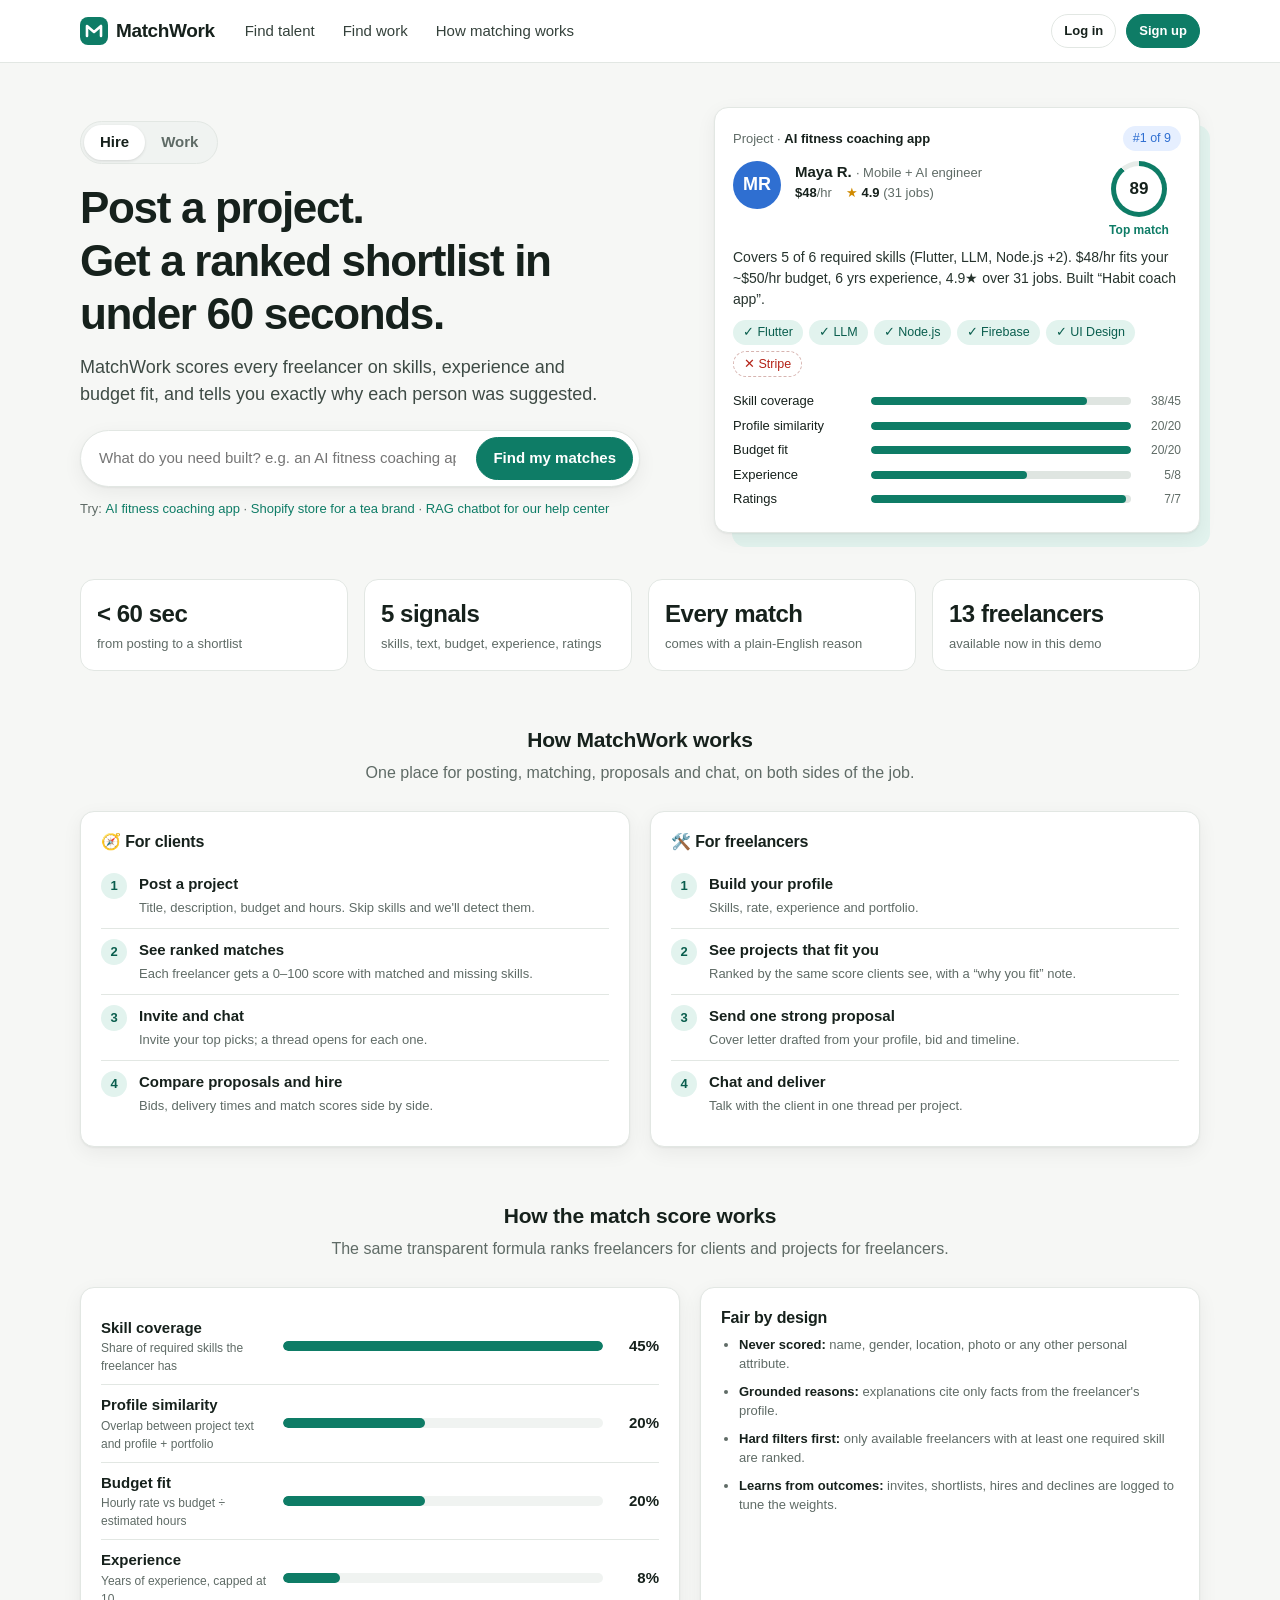
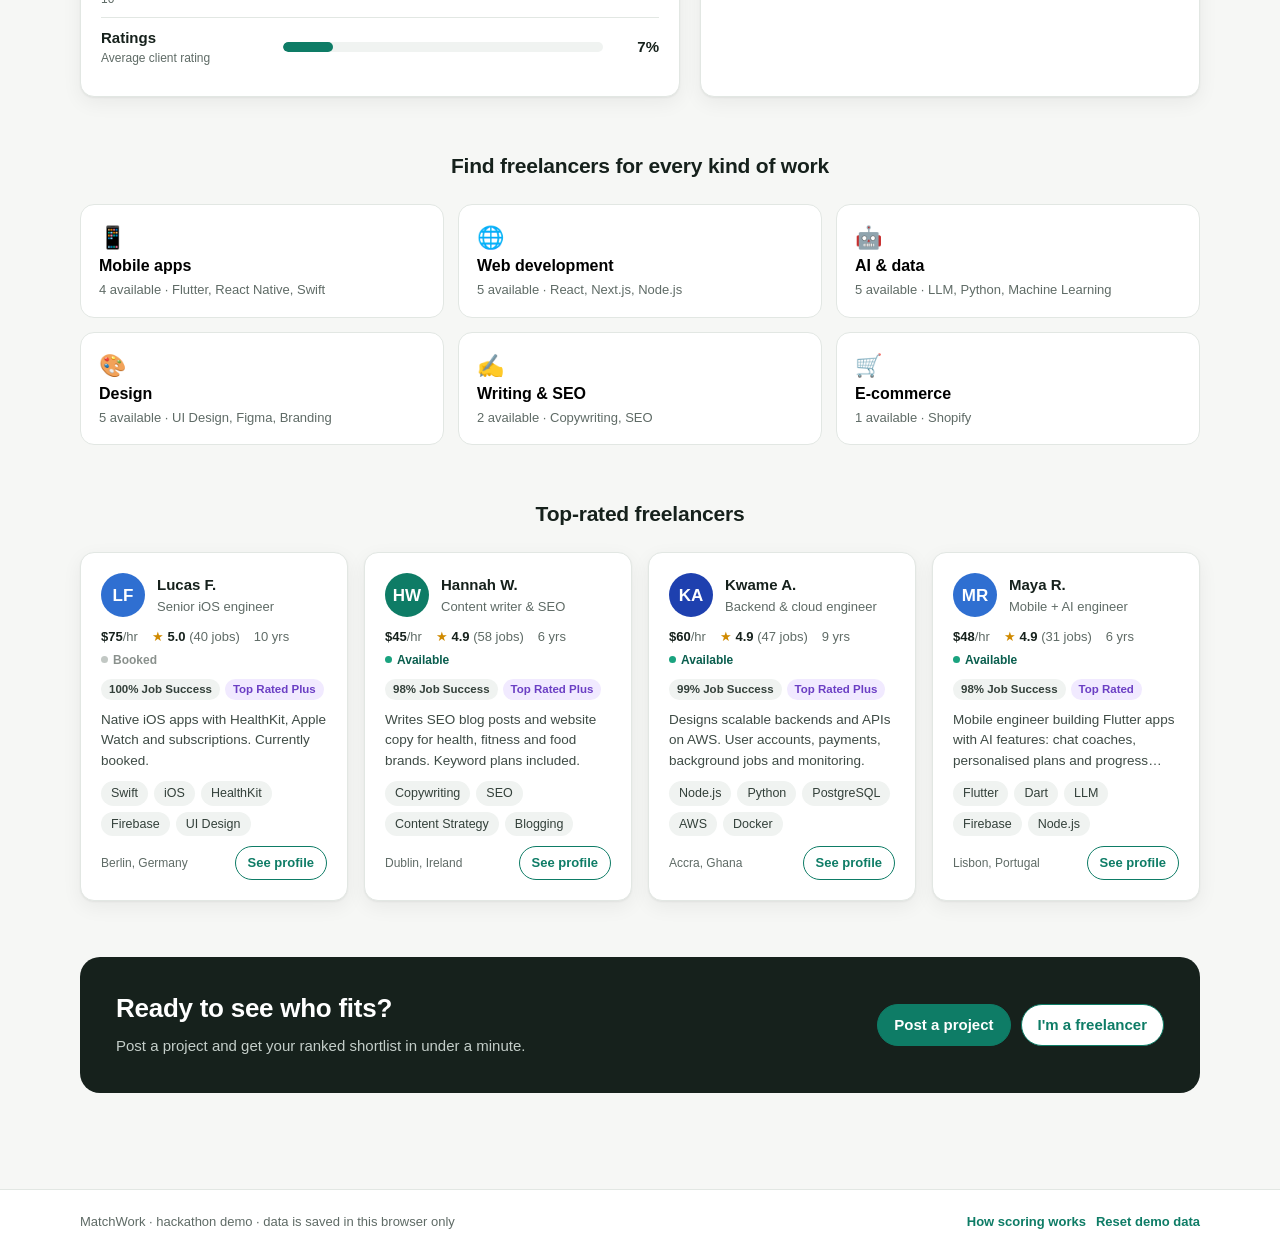
<file: matchwork/frontend/index.html>
<!doctype html>
<html lang="en">
<head>
<meta charset="utf-8">
<meta name="viewport" content="width=device-width,initial-scale=1">
<title>MatchWork</title>
<style>
:root{--bg:#f6f7f5;--card:#fff;--ink:#16211c;--mute:#5f6b66;--line:#e2e7e3;--soft:#f0f3f1;--brand:#0e7c66;--brand-d:#0a5e4e;--brand-l:#e2f3ee;--blue:#2f6fd1;--blue-l:#e6efff;--amber:#a86512;--amber-l:#fdf1dc;--red:#b42318;--red-l:#fde8e6;--gray:#8a918d;--r:14px;--sh:0 1px 2px rgba(16,24,20,.05),0 6px 20px rgba(16,24,20,.06)}
*{box-sizing:border-box}
html{scroll-behavior:smooth}
body{margin:0;font:15px/1.5 -apple-system,BlinkMacSystemFont,"Segoe UI",Inter,Roboto,Helvetica,Arial,sans-serif;color:var(--ink);background:var(--bg);-webkit-font-smoothing:antialiased}
a{color:var(--brand);text-decoration:none}
h1,h2,h3{line-height:1.2;margin:0 0 .4em;letter-spacing:-.01em}
h1{font-size:30px}h2{font-size:21px}h3{font-size:16px}
p{margin:0 0 .8em}
.wrap{max-width:1160px;margin:0 auto;padding:0 20px}
.narrow{max-width:760px}
.mute{color:var(--mute)}.sm{font-size:13px}.xs{font-size:12px}
.row{display:flex;gap:10px;align-items:center;flex-wrap:wrap}.end{justify-content:flex-end}.between{justify-content:space-between}
.grow{flex:1}
.btn{appearance:none;border:1px solid var(--brand);background:var(--brand);color:#fff;font:inherit;font-weight:600;padding:9px 16px;border-radius:999px;cursor:pointer;white-space:nowrap;transition:background .15s,transform .05s}
.btn:hover{background:var(--brand-d)}.btn:active{transform:translateY(1px)}
.btn.ghost{background:#fff;color:var(--brand)}.btn.ghost:hover{background:var(--brand-l)}
.btn.plain{background:transparent;border-color:var(--line);color:var(--ink)}.btn.plain:hover{background:var(--soft)}
.btn.sm{padding:6px 12px;font-size:13px}
.btn.danger{background:#fff;border-color:#f0c4bf;color:var(--red)}.btn.danger:hover{background:var(--red-l)}
.btn[disabled]{opacity:.55;cursor:default}
.link{background:none;border:0;padding:0;font:inherit;color:var(--brand);cursor:pointer;font-weight:600}
.link:hover{text-decoration:underline}
.card{background:var(--card);border:1px solid var(--line);border-radius:var(--r);box-shadow:var(--sh);padding:20px}
.chip{display:inline-flex;align-items:center;gap:4px;padding:3px 10px;border-radius:999px;background:var(--soft);font-size:12.5px;color:#33403a;white-space:nowrap}
.chip.ok{background:var(--brand-l);color:var(--brand-d)}
.chip.miss{background:#fff;border:1px dashed #d7b4b0;color:var(--red)}
.chip.tag{background:var(--blue-l);color:var(--blue)}
.chip.warn{background:var(--amber-l);color:var(--amber)}
.chips{display:flex;flex-wrap:wrap;gap:6px}
.pill{display:inline-block;padding:2px 9px;border-radius:999px;font-size:12px;font-weight:600}
.st-submitted{background:var(--soft);color:#3c4843}.st-shortlisted{background:var(--blue-l);color:var(--blue)}.st-accepted{background:var(--brand-l);color:var(--brand-d)}.st-declined{background:var(--red-l);color:var(--red)}
.t1{--c:#0e7c66}.t2{--c:#2f6fd1}.t3{--c:#b7791f}.t4{--c:#8a918d}
.tierlbl{font-size:12px;font-weight:700;color:var(--c)}
.ring{--s:56px;width:var(--s);height:var(--s);border-radius:50%;background:conic-gradient(var(--c) calc(var(--v)*1%),#e6ebe8 0);display:grid;place-items:center;flex:none;position:relative}
.ring::before{content:"";position:absolute;inset:5px;border-radius:50%;background:#fff}
.ring span{position:relative;font-weight:800;font-size:17px;color:var(--ink)}
.ring.sm{--s:42px}.ring.sm span{font-size:14px}.ring.sm::before{inset:4px}
.spill{white-space:nowrap;display:inline-flex;align-items:center;gap:5px;padding:2px 9px 2px 3px;border-radius:999px;background:#fff;border:1px solid var(--line);font-weight:700;font-size:13px}
.spill i{width:22px;height:22px;border-radius:50%;background:var(--c);color:#fff;font-style:normal;font-size:11px;display:grid;place-items:center}
.av{border-radius:50%;display:grid;place-items:center;color:#fff;font-weight:700;flex:none}
input,textarea,select{font:inherit;color:inherit;border:1px solid #cfd7d2;border-radius:10px;padding:9px 12px;background:#fff;width:100%}
input:focus,textarea:focus,select:focus{outline:2px solid #9ad3c4;border-color:var(--brand)}
textarea{resize:vertical}
label{display:block;font-weight:600;font-size:14px;margin-bottom:14px}
label input,label textarea,label select{margin-top:6px;font-weight:400}
.lbl{font-weight:600;font-size:14px;margin-bottom:6px}
.grid2{display:grid;grid-template-columns:1fr 1fr;gap:14px}
.grid3{display:grid;grid-template-columns:1fr 1fr 1fr;gap:14px}
.hint{font-size:13px;color:var(--mute);background:var(--soft);border-radius:10px;padding:9px 12px;margin-bottom:14px}
.hint b{color:var(--ink)}
/* header */
#hdr{position:sticky;top:0;z-index:20;background:rgba(255,255,255,.94);backdrop-filter:blur(8px);border-bottom:1px solid var(--line)}
.hdr-in{display:flex;align-items:center;gap:18px;height:62px}
.logo{display:flex;align-items:center;gap:8px;font-weight:800;font-size:19px;color:var(--ink);letter-spacing:-.02em}
.nav{display:flex;gap:4px;flex:1;overflow-x:auto;scrollbar-width:none}
.nav::-webkit-scrollbar{display:none}
.nav a,.nav button{padding:7px 12px;border-radius:8px;color:#34413b;font-weight:500;white-space:nowrap;background:none;border:0;font:inherit;cursor:pointer}
.nav a:hover,.nav button:hover{background:var(--soft)}
.nav a.on{color:var(--brand-d);background:var(--brand-l);font-weight:600}
.hdr-r{display:flex;align-items:center;gap:10px}
.icon-btn{position:relative;width:38px;height:38px;border-radius:50%;display:grid;place-items:center;color:var(--ink);border:1px solid var(--line);background:#fff}
.icon-btn:hover{background:var(--soft)}
.badge{position:absolute;top:-4px;right:-4px;background:#e0412f;color:#fff;font-size:11px;min-width:18px;height:18px;border-radius:9px;display:grid;place-items:center;padding:0 4px}
.seg{display:inline-flex;background:var(--soft);border-radius:999px;padding:3px;border:1px solid var(--line)}
.seg button{border:0;background:none;font:inherit;font-weight:600;padding:6px 16px;border-radius:999px;cursor:pointer;color:var(--mute)}
.seg button.on{background:#fff;color:var(--ink);box-shadow:0 1px 3px rgba(0,0,0,.12)}
.seg.sm button{padding:4px 11px;font-size:13px}
.who{display:flex;align-items:center;gap:7px;border:1px solid var(--line);background:#fff;border-radius:999px;padding:3px 10px 3px 3px;font:inherit;font-size:13px;font-weight:600;cursor:pointer}
main{min-height:calc(100vh - 140px);padding-bottom:40px}
.page{padding-top:28px}
.ph{display:flex;align-items:flex-end;justify-content:space-between;gap:16px;flex-wrap:wrap;margin-bottom:18px}
.ph p{margin:0}
/* landing */
.hero{padding:44px 0 36px}
.hero-in{display:grid;grid-template-columns:1.1fr .9fr;gap:40px;align-items:center}
.hero h1{font-size:44px;letter-spacing:-.03em;margin:18px 0 14px}
.lead{font-size:18px;color:#3e4b45;max-width:540px}
.hero-q{display:flex;gap:8px;background:#fff;border:1px solid var(--line);border-radius:999px;padding:6px;box-shadow:var(--sh);max-width:560px;margin-top:22px}
.hero-q input{border:0;border-radius:999px}
.hero-q input:focus{outline:none}
.try{margin-top:12px;font-size:13px;color:var(--mute)}
.try .link{font-weight:500}
.sample{position:relative}
.sample .card{padding:18px}
.sample .back{position:absolute;inset:18px -10px -14px 18px;background:var(--brand-l);border-radius:var(--r);z-index:-1}
.strip{display:grid;grid-template-columns:repeat(4,1fr);gap:16px;margin:10px 0 50px}
.strip div{background:#fff;border:1px solid var(--line);border-radius:var(--r);padding:16px}
.strip b{display:block;font-size:24px;letter-spacing:-.02em}
.sec{margin:56px 0}
.sec-h{text-align:center;max-width:640px;margin:0 auto 26px}
.sec-h p{color:var(--mute);font-size:16px}
.how{display:grid;grid-template-columns:1fr 1fr;gap:20px}
.steps{counter-reset:s;list-style:none;padding:0;margin:12px 0 0}
.steps li{counter-increment:s;display:flex;gap:12px;padding:10px 0;border-top:1px solid var(--line)}
.steps li:first-child{border-top:0}
.steps li::before{content:counter(s);width:26px;height:26px;border-radius:50%;background:var(--brand-l);color:var(--brand-d);font-weight:700;display:grid;place-items:center;flex:none;font-size:13px}
.weights{display:grid;grid-template-columns:1.2fr 1fr;gap:20px}
.w-row{display:grid;grid-template-columns:170px 1fr 44px;gap:12px;align-items:center;padding:9px 0;border-top:1px solid var(--line)}
.w-row:first-child{border-top:0}
.w-bar{height:10px;background:var(--soft);border-radius:6px;overflow:hidden}
.w-bar i{display:block;height:100%;background:var(--brand);border-radius:6px}
.guard li{margin-bottom:8px}
.cats{display:grid;grid-template-columns:repeat(3,1fr);gap:14px}
.cat{background:#fff;border:1px solid var(--line);border-radius:var(--r);padding:16px 18px;cursor:pointer;text-align:left;font:inherit;transition:border-color .15s,box-shadow .15s}
.cat:hover{border-color:var(--brand);box-shadow:var(--sh)}
.cat b{display:block;font-size:16px}
.cta{background:var(--ink);color:#fff;border-radius:20px;padding:36px;display:flex;justify-content:space-between;align-items:center;gap:20px;flex-wrap:wrap}
.cta h2{color:#fff;font-size:26px}
.cta p{color:#c4cec9;margin:0}
/* cards */
.fgrid{display:grid;grid-template-columns:repeat(auto-fill,minmax(260px,1fr));gap:16px}
.fcard{display:flex;flex-direction:column;gap:10px}
.fcard .top{display:flex;gap:12px;align-items:center}
.fcard .bio{font-size:13.5px;color:#3e4b45;display:-webkit-box;-webkit-line-clamp:3;-webkit-box-orient:vertical;overflow:hidden;margin:0}
.meta{display:flex;flex-wrap:wrap;gap:4px 14px;font-size:13px;color:var(--mute)}
.meta b{color:var(--ink)}
.star{color:#d08a00}
.avail{display:inline-flex;align-items:center;gap:5px;font-size:12px;color:var(--brand-d);font-weight:600}
.avail::before{content:"";width:7px;height:7px;border-radius:50%;background:#1aa37f}
.avail.no{color:var(--gray)}.avail.no::before{background:#c2c8c4}
/* matches */
.mlayout{display:grid;grid-template-columns:1fr 310px;gap:22px;align-items:start}
.mlist{display:flex;flex-direction:column;gap:14px}
.mcard{display:grid;grid-template-columns:auto 1fr auto;gap:14px 16px;align-items:start;position:relative}
.mcard .rank{position:absolute;top:-9px;left:16px;background:var(--ink);color:#fff;font-size:11px;font-weight:700;border-radius:999px;padding:1px 8px}
.mcard.top1{border-color:#9fd3c3;box-shadow:0 0 0 3px var(--brand-l),var(--sh)}
.mhead{display:flex;flex-wrap:wrap;align-items:baseline;gap:4px 10px}
.mhead h3{margin:0}
.reason{margin:8px 0 10px;font-size:14.5px;color:#26332d}
.mscore{display:flex;flex-direction:column;align-items:center;gap:4px;min-width:84px}
.mact{grid-column:1/-1;display:flex;gap:8px;flex-wrap:wrap;align-items:center;border-top:1px solid var(--line);padding-top:12px}
.bd{grid-column:1/-1;background:var(--soft);border-radius:12px;padding:12px 14px}
.bd-row{display:grid;grid-template-columns:1fr 160px 70px;gap:12px;align-items:center;padding:7px 0;border-top:1px solid #e3e8e5}
.bd-row:first-child{border-top:0}
.bar{height:8px;background:#dfe5e1;border-radius:5px;overflow:hidden}
.bar i{display:block;height:100%;background:var(--brand);border-radius:5px}
.bd-pts{text-align:right;font-weight:700;font-variant-numeric:tabular-nums}
.bd-tot{text-align:right;padding-top:8px;border-top:1px solid #d5ddd8;margin-top:4px}
.side{position:sticky;top:80px;display:flex;flex-direction:column;gap:14px}
.banner{display:flex;gap:12px;align-items:center;background:var(--brand-l);border:1px solid #bfe3d8;color:#0c4f42;border-radius:12px;padding:11px 14px;margin-bottom:16px;flex-wrap:wrap}
.banner.amber{background:var(--amber-l);border-color:#f1d6a6;color:#6b4208}
.banner.blue{background:var(--blue-l);border-color:#c9dafb;color:#1d4a91}
.psum{display:flex;justify-content:space-between;gap:16px;flex-wrap:wrap;margin-bottom:16px}
/* jobs */
.jcard{display:flex;flex-direction:column;gap:8px;cursor:pointer;transition:border-color .15s}
.jcard:hover{border-color:#a9cfc4}
.jcard .desc{font-size:14px;color:#3e4b45;display:-webkit-box;-webkit-line-clamp:2;-webkit-box-orient:vertical;overflow:hidden;margin:0}
.jlist{display:flex;flex-direction:column;gap:12px}
.toolbar{display:flex;gap:10px;flex-wrap:wrap;margin-bottom:16px;align-items:center}
.toolbar input{max-width:340px}
.toolbar select{width:auto}
/* table */
.tw{overflow-x:auto;border:1px solid var(--line);border-radius:var(--r);background:#fff;box-shadow:var(--sh)}
table{border-collapse:collapse;width:100%;min-width:860px}
th,td{padding:12px 14px;text-align:left;border-bottom:1px solid var(--line);vertical-align:top;font-size:14px}
th{font-size:12px;text-transform:uppercase;letter-spacing:.04em;color:var(--mute);background:#fafbfa;font-weight:600}
tr:last-child td{border-bottom:0}
td.best{background:#f1faf6}
.best-tag{display:block;font-size:11px;font-weight:700;color:var(--brand)}
tr.declined td{opacity:.55}
.cover{font-size:13px;color:#3e4b45;width:260px;display:-webkit-box;-webkit-line-clamp:4;-webkit-box-orient:vertical;overflow:hidden}
.cmp td:first-child{min-width:190px}.cmp td{white-space:normal}.cmp .nw{white-space:nowrap}
/* chat */
.chat{display:grid;grid-template-columns:300px 1fr;height:calc(100vh - 160px);min-height:460px;background:#fff;border:1px solid var(--line);border-radius:var(--r);overflow:hidden;box-shadow:var(--sh)}
.tlist{border-right:1px solid var(--line);overflow-y:auto}
.titem{display:flex;gap:10px;padding:12px 14px;border-bottom:1px solid var(--line);cursor:pointer;color:inherit}
.titem:hover{background:var(--soft)}.titem.on{background:var(--brand-l)}
.titem .tx{min-width:0;flex:1}
.titem .last{font-size:13px;color:var(--mute);white-space:nowrap;overflow:hidden;text-overflow:ellipsis}
.dot{width:9px;height:9px;border-radius:50%;background:#e0412f;flex:none;margin-top:6px}
.conv{display:flex;flex-direction:column;min-width:0}
.conv-h{padding:12px 16px;border-bottom:1px solid var(--line);display:flex;gap:10px;align-items:center}
.msgs{flex:1;overflow-y:auto;padding:16px;display:flex;flex-direction:column;gap:8px;background:#fafbfa}
.msg{max-width:72%;padding:9px 13px;border-radius:16px;background:#fff;border:1px solid var(--line);font-size:14.5px;white-space:pre-wrap}
.msg.me{align-self:flex-end;background:var(--brand);color:#fff;border-color:var(--brand);border-bottom-right-radius:5px}
.msg.them{align-self:flex-start;border-bottom-left-radius:5px}
.msg time{display:block;font-size:11px;opacity:.65;margin-top:2px}
.msg.sys{align-self:center;background:none;border:0;color:var(--mute);font-size:12.5px;text-align:center;max-width:90%}
.typing{align-self:flex-start;color:var(--mute);font-size:13px;font-style:italic}
.chat-back{display:none;font-size:20px}
.composer{display:flex;gap:8px;padding:12px;border-top:1px solid var(--line)}
.composer textarea{min-height:42px;max-height:120px}
.empty{text-align:center;padding:40px 20px;color:var(--mute)}
.empty h3{color:var(--ink)}
/* profile */
.prof{display:grid;grid-template-columns:1fr 320px;gap:22px;align-items:start}
.port{display:grid;grid-template-columns:repeat(auto-fill,minmax(200px,1fr));gap:12px}
.port div{border:1px solid var(--line);border-radius:12px;padding:12px;background:#fafbfa}
.rev{border-top:1px solid var(--line);padding:12px 0}
.rev:first-child{border-top:0}
.skillbox{display:flex;flex-wrap:wrap;gap:6px;align-items:center;border:1px solid #cfd7d2;border-radius:10px;padding:6px 8px;background:#fff;cursor:text;margin-bottom:8px}
.skillbox input{border:0;padding:4px;flex:1;min-width:160px;width:auto}
.skillbox input:focus{outline:none}
.skillbox .chip button{border:0;background:none;padding:0 0 0 2px;cursor:pointer;color:inherit;font-size:14px;line-height:1}
.detected{font-size:13px;margin-bottom:14px;min-height:4px}
.dash{display:grid;grid-template-columns:1fr 300px;gap:22px;align-items:start}
.dash>*,.prof>*,.mlayout>*{min-width:0}
.secttl{display:flex;justify-content:space-between;align-items:center;margin:26px 0 12px}
.secttl:first-child{margin-top:0}
.secttl h2{margin:0}
/* sheet */
.sheet{position:fixed;inset:0;background:rgba(14,22,18,.45);display:none;align-items:center;justify-content:center;z-index:50;padding:16px}
.sheet.open{display:flex}
.sheet-body{background:#fff;border-radius:18px;max-width:560px;width:100%;max-height:calc(100vh - 32px);overflow-y:auto;padding:24px;box-shadow:0 20px 60px rgba(0,0,0,.25)}
.sheet-h{display:flex;justify-content:space-between;align-items:flex-start;gap:12px;margin-bottom:12px}
.x{border:0;background:var(--soft);width:32px;height:32px;border-radius:50%;cursor:pointer;font-size:18px;flex:none}
.rolecards{display:grid;grid-template-columns:1fr 1fr;gap:12px}
.rolecard{border:1px solid var(--line);border-radius:14px;padding:18px;cursor:pointer;background:#fff;text-align:left;font:inherit}
.rolecard:hover{border-color:var(--brand);background:#fbfefd}
.rolecard b{display:block;font-size:16px;margin:8px 0 4px}
.plist{display:flex;flex-direction:column;gap:6px}
.pitem{display:flex;gap:10px;align-items:center;border:1px solid var(--line);border-radius:12px;padding:9px 12px;cursor:pointer;background:#fff;font:inherit;text-align:left;width:100%}
.pitem:hover{border-color:var(--brand)}
#toast{position:fixed;left:50%;bottom:24px;transform:translateX(-50%) translateY(20px);background:var(--ink);color:#fff;padding:11px 18px;border-radius:12px;font-size:14px;opacity:0;pointer-events:none;transition:.25s;z-index:60;max-width:calc(100vw - 32px)}
#toast.show{opacity:1;transform:translateX(-50%)}
.heart{border:1px solid var(--line);background:#fff;width:34px;height:34px;border-radius:50%;cursor:pointer;font-size:17px;line-height:1;color:#9aa39e;display:grid;place-items:center;flex:none}
.heart:hover{border-color:#f3c3bc}.heart.on{color:#e0412f;border-color:#f3c3bc;background:#fff5f3}
.badges{display:inline-flex;gap:5px;flex-wrap:wrap;vertical-align:middle}
.bdg{font-size:11.5px;font-weight:700;padding:2px 8px;border-radius:999px;background:#f1eaff;color:#6b3fc4;white-space:nowrap}
.bdg.jss{background:var(--soft);color:#33403a}.bdg.rise{background:#e5f4ff;color:#1569a8}
.filters{display:flex;flex-wrap:wrap;gap:8px;margin-bottom:16px;align-items:center}
.filters select{width:auto;padding:7px 10px;font-size:13.5px;border-radius:999px;background:#fff}
.filters select.set{border-color:var(--brand);background:var(--brand-l);color:var(--brand-d);font-weight:600}
.tabs{display:flex;gap:4px;border-bottom:1px solid var(--line);margin-bottom:14px;overflow-x:auto}
.tabs button{border:0;background:none;font:inherit;font-weight:600;color:var(--mute);padding:9px 14px;border-bottom:2px solid transparent;cursor:pointer;margin-bottom:-1px;white-space:nowrap}
.tabs button.on{color:var(--ink);border-bottom-color:var(--brand)}
.bellwrap{position:relative}
.npanel{position:absolute;right:-60px;top:46px;width:340px;max-width:calc(100vw - 24px);background:#fff;border:1px solid var(--line);border-radius:14px;box-shadow:0 12px 40px rgba(0,0,0,.16);z-index:30;max-height:440px;overflow-y:auto}
.npanel h3{padding:12px 14px 8px;margin:0;border-bottom:1px solid var(--line)}
.nitem{display:block;width:100%;text-align:left;border:0;border-bottom:1px solid var(--line);background:none;font:inherit;padding:11px 14px;cursor:pointer;font-size:13.5px;color:var(--ink)}
.nitem:hover{background:var(--soft)}.nitem.new{background:#f2fbf8}.nitem.new::before{content:"● ";color:var(--brand)}
.ms{display:grid;grid-template-columns:30px 1fr auto;gap:12px;padding:14px 0;border-top:1px solid var(--line);align-items:start}
.ms:first-child{border-top:0}
.ms-n{width:30px;height:30px;border-radius:50%;display:grid;place-items:center;font-weight:700;font-size:13px;background:var(--soft);color:var(--mute)}
.ms.approved .ms-n{background:var(--brand);color:#fff}.ms.submitted .ms-n{background:var(--blue);color:#fff}.ms.active .ms-n{background:var(--brand-l);color:var(--brand-d);box-shadow:0 0 0 2px var(--brand)}
.starpick{display:flex;gap:2px}
.starpick button{border:0;background:none;cursor:pointer;color:#d6dbd8;padding:0 2px;font-size:30px;line-height:1}
.starpick button.on{color:#d08a00}
.mrow{display:grid;grid-template-columns:1fr 110px 150px 34px;gap:8px;margin-bottom:8px;align-items:center}
.lrow{display:grid;gap:8px;margin-bottom:8px;align-items:center}
.st-withdrawn{background:#eef0ef;color:#6b736f}.st-pending{background:var(--amber-l);color:var(--amber)}.st-active{background:var(--brand-l);color:var(--brand-d)}.st-ended{background:#eef0ef;color:#46514c}.st-approved{background:var(--brand-l);color:var(--brand-d)}.st-offer{background:#f1eaff;color:#6b3fc4}
.qa{background:var(--soft);border-radius:10px;padding:10px 12px;margin-bottom:8px;font-size:14px}
.qa b{display:block;font-size:13px;color:var(--mute);font-weight:600;margin-bottom:2px}
.kv{display:flex;justify-content:space-between;gap:12px;padding:7px 0;border-top:1px solid var(--line);font-size:14px}
.kv:first-child{border-top:0}
.dl{padding:8px 0;border-top:1px solid var(--line);font-size:14px}.dl:first-of-type{border-top:0}
.offerbox{border:1px solid #d9c9fb;background:#faf7ff}
footer{border-top:1px solid var(--line);padding:22px 0;color:var(--mute);font-size:13px;background:#fff}
@media (max-width:1060px){.nav a,.nav button{padding:7px 8px;font-size:14px}.hdr-in{gap:12px}.who span{display:none}}
@media (max-width:900px){
 .hero-in,.how,.weights,.mlayout,.prof,.dash{grid-template-columns:1fr}
 .side{position:static}
 .strip{grid-template-columns:1fr 1fr}
 .cats{grid-template-columns:1fr 1fr}
 .hero h1{font-size:34px}
}
@media (max-width:640px){
 .wrap{padding:0 16px}
 .hdr-in{flex-wrap:wrap;height:auto;padding-top:10px;padding-bottom:6px;gap:8px 12px}
 .nav{order:3;flex-basis:100%;margin:0 -6px}
 .hdr-r .who span{display:none}
 .grid2,.grid3,.rolecards,.cats{grid-template-columns:1fr}
 .mrow{grid-template-columns:1fr 1fr}.mrow>:first-child{grid-column:1/-1}
 .lrow{grid-template-columns:1fr!important}
 .npanel{right:-110px}
 .hero h1{font-size:30px}
 .hero-q{flex-direction:column;border-radius:16px}
 .mcard{grid-template-columns:auto 1fr}
 .mscore{grid-column:1/-1;flex-direction:row;justify-content:flex-start;order:-1}
 .bd-row{grid-template-columns:1fr 70px}.bd-row .bar{grid-column:1/-1;order:3}
 .w-row{grid-template-columns:1fr 44px}.w-row .w-bar{grid-column:1/-1}
 .chat{grid-template-columns:1fr;height:calc(100vh - 190px)}
 .chat.has .chat-back{display:inline}
 .chat.has .tlist{display:none}.chat:not(.has) .conv{display:none}
 .msg{max-width:88%}
 .cta{padding:24px}
}
</style>
</head>
<body>
<header id="hdr"></header>
<main id="app"></main>
<footer id="ftr"></footer>
<div id="sheet" class="sheet" onclick="if(event.target===this)closeSheet()" role="dialog" aria-modal="true"><div class="sheet-body" id="sheetBody"></div></div>
<div id="toast" role="status" aria-live="polite"></div>
<script>
/* ============ helpers ============ */
const $=s=>document.querySelector(s);
const esc=s=>String(s??'').replace(/[&<>"']/g,c=>({'&':'&amp;','<':'&lt;','>':'&gt;','"':'&quot;',"'":'&#39;'}[c]));
const money=n=>'$'+Math.round(n).toLocaleString('en-US');
const NOW=()=>Date.now(),MIN=6e4,HR=36e5,DAY=864e5;
function ago(ts){const d=NOW()-ts;if(d<MIN)return'just now';if(d<HR)return Math.floor(d/MIN)+'m ago';if(d<DAY)return Math.floor(d/HR)+'h ago';const n=Math.floor(d/DAY);return n===1?'yesterday':n+' days ago'}
const hhmm=ts=>new Date(ts).toLocaleTimeString([],{hour:'numeric',minute:'2-digit'});
const fdate=s=>s?new Date(s+'T12:00').toLocaleDateString('en-US',{month:'short',day:'numeric'}):'—';
const isoIn=d=>new Date(NOW()+d*DAY).toISOString().slice(0,10);
const LOGO=`<svg width="28" height="28" viewBox="0 0 28 28" aria-hidden="true"><rect width="28" height="28" rx="8" fill="#0e7c66"/><path d="M7 19V9l7 6 7-6v10" fill="none" stroke="#fff" stroke-width="2.6" stroke-linecap="round" stroke-linejoin="round"/></svg>`;
const ICHAT=`<svg width="18" height="18" viewBox="0 0 24 24" fill="none" stroke="currentColor" stroke-width="2" stroke-linecap="round" stroke-linejoin="round" aria-hidden="true"><path d="M21 12a8 8 0 0 1-11.6 7.1L4 20l1-4.6A8 8 0 1 1 21 12z"/></svg>`;
const AVC=['#0e7c66','#2f6fd1','#8a4fd6','#c2410c','#0f766e','#b4235a','#4d7c0f','#1e40af','#a16207','#475569'];
const av=(f,s=44)=>`<span class="av" style="width:${s}px;height:${s}px;font-size:${Math.round(s*.38)}px;background:${AVC[f.id%AVC.length]}">${esc(f.name.split(' ').map(w=>w[0]).join('').slice(0,2))}</span>`;
const stars=f=>f.rating?`<span class="star">★</span> <b>${f.rating.toFixed(1)}</b> <span>(${f.jobs} jobs)</span>`:`<span class="chip tag">New talent</span>`;

/* ============ seed data ============ */
const F0=[
{id:1,name:'Maya R.',title:'Mobile + AI engineer',skills:['Flutter','Dart','LLM','Firebase','Node.js','UI Design'],rate:48,years:6,rating:4.9,jobs:31,available:true,hpw:30,loc:'Lisbon, Portugal',bio:'Mobile engineer building Flutter apps with AI features: chat coaches, personalised plans and progress tracking. Shipped several health and fitness apps with Firebase backends and push reminders.',port:[{t:'Habit coach app',d:'Flutter app with an LLM chat coach, streaks and push reminders.'},{t:'Run tracker',d:'GPS workout tracking with weekly progress charts and Firebase sync.'}]},
{id:2,name:'Daniel K.',title:'Full-stack web developer',skills:['React','Node.js','PostgreSQL','TypeScript','REST API','Firebase'],rate:55,years:8,rating:4.8,jobs:52,available:true,hpw:35,loc:'Toronto, Canada',bio:'Full-stack developer building SaaS dashboards, booking systems and APIs with React and Node. Clean code, clear updates, on-time delivery.',port:[{t:'Clinic booking platform',d:'React + Node booking system with payments and admin dashboard.'},{t:'Analytics dashboard',d:'Realtime metrics dashboard on PostgreSQL.'}]},
{id:3,name:'Aisha B.',title:'AI / LLM engineer',skills:['Python','LLM','NLP','LangChain','Prompt Engineering'],rate:70,years:5,rating:4.9,jobs:19,available:true,hpw:25,loc:'Nairobi, Kenya',bio:'Builds AI assistants, RAG search and chatbots with large language models. Focus on accurate, grounded answers and evaluation.',port:[{t:'Help-center RAG bot',d:'Chatbot answering support questions from 2,000 help articles.'},{t:'Contract Q&A assistant',d:'LLM assistant for legal document search.'}]},
{id:4,name:'Tomás G.',title:'Product designer (UI/UX)',skills:['UI Design','Figma','UX Research','Prototyping','Branding'],rate:40,years:7,rating:4.8,jobs:64,available:true,hpw:30,loc:'Buenos Aires, Argentina',bio:'Designs clean, motivating app interfaces from research to high-fidelity Figma prototypes. Mobile apps, onboarding flows and design systems.',port:[{t:'Meditation app redesign',d:'Onboarding and habit screens, +18% day-7 retention.'},{t:'Fintech design system',d:'Component library in Figma.'}]},
{id:5,name:'Wei L.',title:'React Native developer',skills:['React Native','TypeScript','Firebase','Node.js','UI Design'],rate:38,years:4,rating:4.7,jobs:22,available:true,hpw:40,loc:'Singapore',bio:'Cross-platform mobile apps with React Native and Firebase: auth, chat, notifications and in-app subscriptions.',port:[{t:'Meal planner app',d:'React Native app with recipes, shopping lists and reminders.'}]},
{id:6,name:'Sofia M.',title:'Flutter developer',skills:['Flutter','Dart','Firebase','UI Design'],rate:32,years:3,rating:4.6,jobs:11,available:true,hpw:30,loc:'Kraków, Poland',bio:'Flutter developer focused on smooth, pixel-perfect mobile apps with Firebase auth and Firestore.',port:[{t:'Yoga class app',d:'Class schedule, bookings and reminders in Flutter.'}]},
{id:7,name:'Kwame A.',title:'Backend & cloud engineer',skills:['Node.js','Python','PostgreSQL','AWS','Docker','REST API'],rate:60,years:9,rating:4.9,jobs:47,available:true,hpw:30,loc:'Accra, Ghana',bio:'Designs scalable backends and APIs on AWS. User accounts, payments, background jobs and monitoring.',port:[{t:'Subscription billing API',d:'Node.js service handling 40k subscribers.'}]},
{id:8,name:'Elena P.',title:'Data scientist',skills:['Python','Machine Learning','SQL','Data Analysis','TensorFlow'],rate:65,years:6,rating:4.8,jobs:28,available:true,hpw:20,loc:'Athens, Greece',bio:'Machine learning for recommendations and prediction. Turns messy data into models and clear dashboards.',port:[{t:'Workout recommender',d:'ML model recommending workouts from user history.'}]},
{id:9,name:'Ravi S.',title:'Shopify & e-commerce developer',skills:['Shopify','Liquid','JavaScript','SEO'],rate:30,years:5,rating:4.7,jobs:80,available:true,hpw:40,loc:'Pune, India',bio:'Shopify stores that convert: custom themes, product pages, payment setup and on-page SEO.',port:[{t:'Organic skincare store',d:'Custom Shopify theme, +32% conversion.'}]},
{id:10,name:'Hannah W.',title:'Content writer & SEO',skills:['Copywriting','SEO','Content Strategy','Blogging'],rate:45,years:6,rating:4.9,jobs:58,available:true,hpw:25,loc:'Dublin, Ireland',bio:'Writes SEO blog posts and website copy for health, fitness and food brands. Keyword plans included.',port:[{t:'Fitness blog program',d:'40 SEO articles, 3x organic traffic in 6 months.'}]},
{id:11,name:'Lucas F.',title:'Senior iOS engineer',skills:['Swift','iOS','HealthKit','Firebase','UI Design'],rate:75,years:10,rating:5.0,jobs:40,available:false,hpw:0,loc:'Berlin, Germany',bio:'Native iOS apps with HealthKit, Apple Watch and subscriptions. Currently booked.',port:[{t:'Strength training app',d:'Native iOS app with HealthKit and Watch support.'}]},
{id:12,name:'Nadia H.',title:'Junior Flutter developer',skills:['Flutter','Dart','Firebase'],rate:22,years:1,rating:null,jobs:0,available:true,hpw:40,loc:'Casablanca, Morocco',bio:'Recent graduate building Flutter apps. Eager to take on first client projects with fast turnaround.',port:[{t:'Student budget app',d:'Flutter app with Firebase sync.'}]},
{id:13,name:'Omar Z.',title:'Brand & logo designer',skills:['Branding','Logo Design','Illustration','Figma'],rate:35,years:4,rating:4.8,jobs:33,available:true,hpw:30,loc:'Amman, Jordan',bio:'Brand identities for small businesses: logo, colours, type and social templates.',port:[{t:'Bakery brand kit',d:'Logo, menu and Instagram templates.'}]},
{id:14,name:'Grace O.',title:'Full-stack AI developer',skills:['Next.js','React','LLM','Node.js','Stripe','PostgreSQL'],rate:85,years:7,rating:4.9,jobs:26,available:true,hpw:30,loc:'Lagos, Nigeria',bio:'Ships AI-powered web products end to end: Next.js front ends, LLM features and Stripe subscriptions.',port:[{t:'AI writing SaaS',d:'Next.js app with LLM drafts and Stripe billing.'}]}
];
const EX={
'AI fitness coaching app':{title:'AI fitness coaching app',desc:'We\'re building an AI fitness coaching app for iOS and Android. Users chat with an AI coach that builds personalised workout and nutrition plans, tracks progress and sends reminders. We need a clean, motivating UI and a simple backend with user accounts and subscriptions.',budget:6000,hours:120,days:45},
'Shopify store for a tea brand':{title:'Shopify store for our organic tea brand',desc:'Looking for someone to build a Shopify store for our organic tea brand, with product pages, a payment checkout and basic SEO so customers can find us.',budget:2500,hours:60,days:30},
'RAG chatbot for our help center':{title:'RAG chatbot for our help center',desc:'We want an AI chatbot that answers customer questions using our help center articles, embedded on our website. Python preferred.',budget:4000,hours:70,days:35}
};
const YEAR=new Date().getFullYear();
const PD={
1:{emp:[['Senior mobile engineer','FitLab health app studio','2022','Present'],['Mobile developer','Freelance','2020','2022']],edu:[['University of Lisbon','BSc Computer Science','2019']],cert:[['Associate Android Developer','Google','2021']],lang:[['English','Fluent'],['Portuguese','Native']]},
2:{emp:[['Full-stack developer','Freelance','2018','Present'],['Software engineer','Shopwise','2016','2018']],edu:[['University of Waterloo','BMath Computer Science','2016']],cert:[['AWS Certified Developer','Amazon Web Services','2022']],lang:[['English','Native'],['French','Conversational']]},
3:{emp:[['ML engineer','Freelance','2021','Present'],['Data scientist','Telecom analytics team','2019','2021']],edu:[['University of Nairobi','MSc Artificial Intelligence','2019']],cert:[['Generative AI with LLMs','DeepLearning.AI','2023']],lang:[['English','Fluent'],['Swahili','Native']]},
4:{emp:[['Product designer','Freelance','2019','Present'],['UI designer','Fintech startup','2017','2019']],edu:[['Universidad de Buenos Aires','BA Graphic Design','2017']],cert:[['Google UX Design Certificate','Google','2020']],lang:[['English','Fluent'],['Spanish','Native']]},
10:{emp:[['Content writer & SEO','Freelance','2020','Present'],['Editor','Health magazine','2018','2020']],edu:[['Trinity College Dublin','BA English','2018']],cert:[['HubSpot Content Marketing','HubSpot','2022']],lang:[['English','Native'],['Irish','Conversational']]},
14:{emp:[['Full-stack AI developer','Freelance','2021','Present'],['Software engineer','Payments startup','2018','2021']],edu:[['University of Lagos','BSc Computer Engineering','2018']],cert:[],lang:[['English','Native'],['Yoruba','Native']]}};
const JSS={1:98,2:95,3:100,4:97,5:93,6:91,7:99,8:96,9:89,10:98,11:100,12:null,13:94,14:97};
function enrich(f){
 const d=PD[f.id]||{},row=(a,k)=>a.map(x=>Object.fromEntries(k.map((kk,i)=>[kk,x[i]])));
 f.jss=JSS[f.id]??null;f.connects=40;
 f.emp=row(d.emp||[[f.title,'Freelance',String(YEAR-f.years),'Present']],['role','co','from','to']);
 f.edu=row(d.edu||[],['school','deg','yr']);f.cert=row(d.cert||[],['name','by','yr']);f.lang=row(d.lang||[['English','Fluent']],['l','lv']);
 return f;
}
function seed(){
 const t=NOW();
 const P=[
  {id:'p0',title:'Logo refresh for Pulse Fit',desc:'Refresh our logo and colours ahead of the app launch.',skills:['Branding','Logo Design','Figma'],type:'fixed',budget:800,hours:20,level:'Intermediate',duration:'Less than 1 month',deadline:isoIn(-20),owner:'me',client:'Pulse Fit (you)',status:'ended',hired:13,ts:t-60*DAY,questions:[]},
  {id:'p8',title:'Workout guide content for our app',desc:'Eight beginner workout guides written for our app and blog. SEO-friendly, with a keyword plan.',skills:['Copywriting','Content Strategy','SEO'],type:'fixed',budget:1500,hours:40,level:'Intermediate',duration:'Less than 1 month',deadline:isoIn(14),owner:'me',client:'Pulse Fit (you)',status:'hired',hired:10,ts:t-12*DAY,questions:[]},
  {id:'p1',title:'Marketing site for our coaching startup',desc:'We need a fast marketing website with a landing page, pricing page and blog. Modern design and good SEO copy.',skills:['React','UI Design','SEO','Copywriting'],type:'fixed',budget:3000,hours:60,level:'Intermediate',duration:'1 to 3 months',deadline:isoIn(30),owner:'me',client:'Pulse Fit (you)',status:'open',ts:t-3*DAY,questions:['Share a link to a marketing site you have built.']},
  {id:'p2',title:'Shopify store for organic tea brand',desc:'Build a Shopify store with custom product pages, checkout and on-page SEO.',skills:['Shopify','SEO','UI Design'],type:'fixed',budget:2500,hours:60,level:'Intermediate',duration:'Less than 1 month',deadline:isoIn(28),owner:'x',client:'Leaf & Co.',cr:4.8,cn:12,status:'open',ts:t-2*DAY,extra:6,questions:['Share a Shopify store you have built.']},
  {id:'p3',title:'RAG chatbot for help center',desc:'AI chatbot that answers customer questions from our help articles. Python and an LLM, with a small evaluation set.',skills:['Python','LLM','NLP','LangChain'],type:'hourly',rateMin:50,rateMax:75,hours:70,level:'Expert',duration:'1 to 3 months',deadline:isoIn(35),owner:'x',client:'HelpHub',cr:4.9,cn:5,status:'open',ts:t-5*HR,extra:3,questions:['Describe an AI or RAG project you have shipped.','How would you measure answer quality?']},
  {id:'p4',title:'Brand kit for a neighbourhood bakery',desc:'New logo and brand kit, plus menu and Instagram templates.',skills:['Branding','Logo Design','Figma'],type:'fixed',budget:1200,hours:30,level:'Entry',duration:'Less than 1 month',deadline:isoIn(21),owner:'x',client:'Crumb Bakery',cr:5.0,cn:2,status:'open',ts:t-1*DAY,extra:9,questions:[]},
  {id:'p5',title:'Workout analytics dashboard',desc:'Web dashboard showing member workout stats for gym owners. React front end, Node API and PostgreSQL.',skills:['React','Node.js','PostgreSQL'],type:'hourly',rateMin:35,rateMax:50,hours:80,level:'Intermediate',duration:'1 to 3 months',deadline:isoIn(40),owner:'x',client:'FitMetrics',cr:4.7,cn:8,status:'open',ts:t-9*HR,extra:4,questions:[]},
  {id:'p6',title:'Flutter app for yoga studio bookings',desc:'Mobile app where members book classes, pay for passes and get reminders. Clean, calm UI.',skills:['Flutter','Firebase','UI Design','Stripe'],type:'fixed',budget:5000,hours:110,level:'Intermediate',duration:'1 to 3 months',deadline:isoIn(50),owner:'x',client:'Lotus Yoga',cr:4.9,cn:3,status:'open',ts:t-2*HR,extra:2,questions:['Which apps have you published to the App Store or Play Store?']},
  {id:'p7',title:'SEO blog posts for meal-prep startup',desc:'8 blog posts a month on healthy cooking, written for SEO, plus a keyword plan.',skills:['Copywriting','SEO','Blogging'],type:'hourly',rateMin:25,rateMax:40,hours:30,level:'Entry',duration:'3 to 6 months',deadline:isoIn(30),owner:'x',client:'PrepBox',cr:4.6,cn:20,status:'open',ts:t-4*DAY,extra:12,questions:[]}
 ];
 P.forEach(p=>{if(p.type==='hourly')p.budget=p.rateMax*p.hours;p.cat=catOf(p.skills)});
 D={v:2,seq:100,fl:JSON.parse(JSON.stringify(F0)).map(enrich),pr:P,
  props:[
  {id:'q0',pid:'p0',fid:13,cover:'Happy to refresh your logo. I will send three concepts in week one.',bid:800,days:14,status:'accepted',ts:t-58*DAY,answers:[],links:[]},
  {id:'q3',pid:'p8',fid:10,cover:'I write workout and nutrition content for fitness brands. I can deliver all eight guides with a keyword plan.',bid:1500,days:18,status:'accepted',ts:t-11*DAY,answers:[],links:['hannahwrites.example.com/fitness']},
  {id:'q1',pid:'p1',fid:2,cover:'Hi! I build fast React marketing sites. I can deliver the landing, pricing and blog pages with a CMS so your team can post easily.',bid:3200,days:21,status:'submitted',ts:t-2*DAY,answers:['danielk.example.com/clinic is a React marketing site with a blog and online booking.'],links:['danielk.example.com']},
  {id:'q2',pid:'p1',fid:10,cover:'Hello! I write SEO copy for fitness brands and can pair with your developer on landing and blog content.',bid:1800,days:14,status:'shortlisted',ts:t-1*DAY,answers:['I focus on copy rather than code. My fitness blog program tripled organic traffic in six months.'],links:[]}
  ],
  offers:[],
  contracts:[
  {id:'c0',pid:'p0',fid:13,type:'fixed',ms:[{t:'Logo concepts',amt:300,due:isoIn(-40),st:'approved'},{t:'Final logo and colour palette',amt:500,due:isoIn(-25),st:'approved'}],status:'ended',ts:t-55*DAY,endTs:t-24*DAY},
  {id:'c1',pid:'p8',fid:10,type:'fixed',ms:[{t:'Outline and keyword plan',amt:300,due:isoIn(-5),st:'approved'},{t:'First 4 workout guides',amt:600,due:isoIn(3),st:'submitted',note:'All four guides are in the shared doc and ready for your review.',link:'docs.example.com/workout-guides-1'},{t:'Final 4 guides and edits',amt:600,due:isoIn(14),st:'pending'}],status:'active',ts:t-10*DAY}
  ],
  reviews:[
  {cid:'c0',pid:'p0',fid:13,dir:'c2f',r:5,t:'Omar turned a vague brief into a logo our whole team loves. Fast and easy to work with.',ts:t-24*DAY},
  {cid:'c0',pid:'p0',fid:13,dir:'f2c',r:5,t:'Clear brief, quick feedback and a pleasure to work with.',ts:t-24*DAY}
  ],
  notes:[{id:'n1',to:'c',t:'Hannah W. submitted “First 4 workout guides” for your review',link:'#/contract/c1',ts:t-3*HR,read:false}],
  saved:{talent:[],jobs:{}},th:{},log:[],ui:{role:null,fid:null}};
 sysMsg('p0',13,'Contract ended. Both sides left feedback.',t-24*DAY);
 sysMsg('p8',10,'Pulse Fit hired Hannah W. Contract started.',t-10*DAY);
 ensureThread('p8',10).msgs.push({f:'c',t:'Welcome aboard, Hannah! Looking forward to the outline.',ts:t-10*DAY+HR},{f:'f',t:'Thanks! Outline and keyword plan coming this week.',ts:t-10*DAY+2*HR});
 sysMsg('p8',10,'Hannah W. submitted “First 4 workout guides” for review',t-3*HR);
 sysMsg('p1',2,'Daniel K. submitted a proposal: $3,200 · 21 days',t-2*DAY);
 sysMsg('p1',10,'Hannah W. submitted a proposal: $1,800 · 14 days',t-1*DAY);
 Object.values(D.th).forEach(th=>{th.read.c=t;th.read.f=t});
}
const KEY='matchwork-demo-v2';let D;
function load(){try{const s=localStorage.getItem(KEY);if(s){D=JSON.parse(s);if(D&&D.v===2)return}}catch(e){}seed();save()}
function save(){try{localStorage.setItem(KEY,JSON.stringify(D))}catch(e){}}
function resetDemo(ok){if(!ok){openSheet(sheetH('Reset demo data?','Projects, proposals, profiles and messages you created will be removed.')+`<div class="row end"><button class="btn plain" onclick="closeSheet()">Cancel</button><button class="btn danger" onclick="closeSheet();resetDemo(true)">Reset</button></div>`);return}seed();save();S.open={};location.hash='#/';render();toast('Demo data reset')}

/* ============ accessors ============ */
const fl=id=>D.fl.find(f=>f.id===+id);
const pj=id=>D.pr.find(p=>p.id===id);
const propsOf=pid=>D.props.filter(q=>q.pid===pid);
const propOf=(pid,fid)=>D.props.find(q=>q.pid===pid&&q.fid===+fid);
const tkey=(pid,fid)=>pid+'~'+fid;
const myProjects=()=>D.pr.filter(p=>p.owner==='me').sort((a,b)=>b.ts-a.ts);
const invited=(pid,fid)=>!!D.th[tkey(pid,fid)]?.invited;
function ensureThread(pid,fid){const k=tkey(pid,fid);if(!D.th[k])D.th[k]={pid,fid:+fid,msgs:[],read:{c:0,f:0},auto:{c:false,f:false},invited:false};return D.th[k]}
function sysMsg(pid,fid,text,ts){ensureThread(pid,fid).msgs.push({f:'s',t:text,ts:ts||NOW()})}
const side=()=>D.ui.role==='client'?'c':'f';
const lastTs=t=>t.msgs.length?t.msgs[t.msgs.length-1].ts:0;
function myThreads(){const r=D.ui.role;return Object.values(D.th).filter(t=>r==='client'?pj(t.pid)?.owner==='me':(r==='freelancer'&&t.fid===D.ui.fid)).sort((a,b)=>lastTs(b)-lastTs(a))}
function unread(t){const s=side();return t.msgs.filter(m=>m.f!==s&&m.f!=='s'&&m.ts>(t.read[s]||0)).length}
const logEv=(ev,pid,fid)=>{const p=pj(pid),f=fl(fid);D.log.push({ev,pid,fid,score:p&&f?score(f,p).total:null,ts:NOW()})};

/* ============ matching engine (PRD 6.2 + 7) ============ */
const W={skills:.45,text:.20,budget:.20,exp:.08,rating:.07};
const WL={skills:'Skill coverage',text:'Profile similarity',budget:'Budget fit',exp:'Experience',rating:'Ratings'};
const ALIAS={node:'node.js',nodejs:'node.js','react.js':'react',reactjs:'react',ui:'ui design','ui/ux':'ui design',ux:'ux research',ml:'machine learning',js:'javascript',ts:'typescript',postgres:'postgresql',gpt:'llm','next':'next.js'};
const nk=s=>{s=String(s).toLowerCase().trim();return ALIAS[s]||s};
const STOP=new Set('the a an and or to of for in on with is are we i our us you your need needs want wants build building builds looking app apps that this it as be by from will can who which into plus also simple clean new one using use like get some more all any has have their them they its per via'.split(' '));
const tok=s=>(String(s).toLowerCase().match(/[a-z0-9+#.]{3,}/g)||[]).map(w=>w.replace(/\.+$/,'')).map(w=>w.length>4&&/[^s]s$/.test(w)?w.slice(0,-1):w).filter(w=>w.length>=3&&!STOP.has(w));
// Scoring uses only profile facts: skills, profile/portfolio text, rate, years, rating.
// Name, location, photo and other personal attributes are never read here (PRD 7.5).
function score(f,p){
 const fs=new Set(f.skills.map(nk));
 const matched=p.skills.filter(s=>fs.has(nk(s))),missing=p.skills.filter(s=>!fs.has(nk(s)));
 const cov=p.skills.length?matched.length/p.skills.length:0;
 const A=new Set(tok(p.title+' '+p.desc+' '+p.skills.join(' ')));
 const B=new Set(tok(f.title+' '+f.bio+' '+f.skills.join(' ')+' '+f.port.map(x=>x.t+' '+x.d).join(' ')));
 const shared=[...A].filter(w=>B.has(w));
 const cos=A.size&&B.size?shared.length/Math.sqrt(A.size*B.size):0;
 const text=Math.min(1,cos/0.3);
 const target=p.type==='hourly'?p.rateMax:p.budget/p.hours,over=(f.rate-target)/target;
 const budget=over<=0?1:Math.max(0,1-over*1.25);
 const exp=Math.min(f.years,10)/10;
 const rating=f.rating?f.rating/5:0.7;
 const parts={skills:cov,text,budget,exp,rating};
 const total=Math.round(100*Object.keys(W).reduce((a,k)=>a+W[k]*parts[k],0));
 const why=!f.available?'Not available for new work':!matched.length?'No required skills':'';
 // best-matching portfolio item (grounded in profile)
 let port=null,pb=1;f.port.forEach(x=>{const n=tok(x.t+' '+x.d).filter(w=>A.has(w)).length;if(n>pb){pb=n;port=x}});
 return {f,p,total,parts,matched,missing,target,shared,port,eligible:!why,why};
}
function rankFor(p){const all=D.fl.map(f=>score(f,p));return{list:all.filter(m=>m.eligible).sort((a,b)=>b.total-a.total||(b.f.rating||0)-(a.f.rating||0)),hidden:all.filter(m=>!m.eligible)}}
function rankProjectsFor(f){return D.pr.filter(p=>p.status==='open').map(p=>score(f,p)).filter(m=>m.matched.length).sort((a,b)=>b.total-a.total)}
const tier=s=>s>=80?['Top match','t1']:s>=65?['Strong match','t2']:s>=50?['Good match','t3']:['Partial match','t4'];
const ring=(s,cls='')=>`<div class="ring ${cls} ${tier(s)[1]}" style="--v:${s}" aria-label="Match score ${s} out of 100"><span>${s}</span></div>`;
const spill=s=>`<span class="spill ${tier(s)[1]}" title="${tier(s)[0]}"><i>${s}</i>${tier(s)[0]}</span>`;
const andList=a=>a.length<2?a.join(''):a.slice(0,-1).join(', ')+' and '+a[a.length-1];
const list3=a=>a.length<=3?a.join(', '):a.slice(0,3).join(', ')+' +'+(a.length-3);
// "Explanation" layer: grounded template text built only from score parts and profile facts.
function reasonClient(m){
 const {f,p,matched}=m;
 let s=`Covers ${matched.length} of ${p.skills.length} required skills${matched.length?' ('+list3(matched)+')':''}. `;
 s+=budPhrase(m,false);
 s+=`, ${f.years} yr${f.years===1?'':'s'} experience`+(f.rating?`, ${f.rating.toFixed(1)}★ over ${f.jobs} jobs.`:', no ratings yet.');
 if(m.port)s+=` Built “${m.port.t}”.`;
 return s;
}
function reasonFree(m){
 const {p,matched,missing}=m;
 let s=`You have ${matched.length} of ${p.skills.length} skills they need`+(missing.length?` (missing ${list3(missing)})`:'')+'. ';
 s+=budPhrase(m,true)+'.';
 if(m.port)s+=` Mention your “${m.port.t}” project.`;
 return s;
}
function breakdown(m){
 const d={skills:`${m.matched.length} of ${m.p.skills.length} required skills`,text:m.shared.length?`Shared terms: ${m.shared.slice(0,6).join(', ')}`:'Little overlap with profile text',budget:m.p.type==='hourly'?`$${m.f.rate}/hr vs their $${m.p.rateMin}–$${m.p.rateMax}/hr range`:`$${m.f.rate}/hr vs ~$${Math.round(m.target)}/hr (budget ÷ hours)`,exp:`${m.f.years} yrs (capped at 10)`,rating:m.f.rating?`${m.f.rating.toFixed(1)}★ average`:'No ratings yet, scored neutral'};
 return `<div class="bd">${Object.keys(W).map(k=>`<div class="bd-row"><div><b>${WL[k]}</b> <span class="mute xs">weight ${Math.round(W[k]*100)}%</span><div class="mute xs">${esc(d[k])}</div></div><div class="bar"><i style="width:${Math.round(m.parts[k]*100)}%"></i></div><div class="bd-pts">${(m.parts[k]*Math.round(W[k]*100)).toFixed(1)}<span class="mute xs"> / ${Math.round(W[k]*100)}</span></div></div>`).join('')}<div class="bd-tot">Match score <b>${m.total}</b> / 100</div></div>`;
}
function budPhrase(m,you){
 const f=m.f,p=m.p,yr=you?'their':'your',Y=you?'Your ':'';
 if(p.type==='hourly'){if(f.rate>p.rateMax)return `${Y}$${f.rate}/hr is ${Math.round((f.rate/p.rateMax-1)*100)}% above ${yr} $${p.rateMax}/hr max`;return `${Y}$${f.rate}/hr is ${f.rate<p.rateMin?'below':'within'} ${yr} $${p.rateMin}–$${p.rateMax}/hr range`}
 const t=Math.round(m.target);return f.rate<=m.target?`${Y}$${f.rate}/hr fits ${yr} ~$${t}/hr budget`:`${Y}$${f.rate}/hr is ${Math.round((f.rate/m.target-1)*100)}% above ${yr} ~$${t}/hr budget`;
}
/* categories, levels, badges, Connects */
const CATS=[['Mobile apps',['Flutter','React Native','Swift','iOS','Dart']],['Web development',['React','Next.js','Node.js','TypeScript','PostgreSQL','REST API','JavaScript']],['AI & data',['LLM','Python','Machine Learning','NLP','LangChain','Data Analysis','SQL']],['Design',['UI Design','Figma','Branding','Logo Design','UX Research','Illustration']],['Writing & SEO',['Copywriting','SEO','Blogging','Content Strategy']],['E-commerce',['Shopify','Liquid','Stripe']]];
function catOf(skills){let best='Other',bn=0;CATS.forEach(([c,sk])=>{const n=skills.filter(s=>sk.some(x=>nk(x)===nk(s))).length;if(n>bn){bn=n;best=c}});return best}
const fcats=f=>CATS.filter(([c,sk])=>f.skills.some(s=>sk.some(x=>nk(x)===nk(s)))).map(c=>c[0]);
const LEVELS=['Entry','Intermediate','Expert'],LENS=['Less than 1 month','1 to 3 months','3 to 6 months','More than 6 months'];
const btxt=p=>p.type==='hourly'?`Hourly <b>$${p.rateMin}–$${p.rateMax}</b>/hr`:`Fixed price <b>${money(p.budget)}</b>`;
const connCost=p=>p.budget<1000?2:p.budget<5000?4:6;
// Badges are shown to help clients compare, but are NOT part of the match score.
function badges(f){const b=[];if(f.jss)b.push(['jss',f.jss+'% Job Success']);if(f.jss>=90&&f.jobs>=40&&f.rating>=4.8)b.push(['','Top Rated Plus']);else if(f.jss>=90&&f.jobs>=15&&f.rating>=4.7)b.push(['','Top Rated']);else if(f.jobs<10&&(!f.rating||f.rating>=4.5))b.push(['rise','Rising Talent']);return b}
const bdgs=(f,noJss)=>{const b=badges(f).filter(x=>!noJss||x[0]!=='jss');return b.length?`<span class="badges">${b.map(([c,t])=>`<span class="bdg ${c}">${t}</span>`).join('')}</span>`:''};
function clientStats(p){if(p.owner!=='me')return{r:p.cr||null,n:p.cn||0};const rs=D.reviews.filter(x=>x.dir==='f2c').map(x=>x.r),all=[4.8,5,4.9,5].concat(rs);return{r:Math.round(all.reduce((a,b)=>a+b,0)/all.length*10)/10,n:3+D.contracts.length}}
const cname=p=>p.client.replace(' (you)','');
const pmeta=(p,n)=>`<span>${btxt(p)}</span><span><b>${p.hours}</b> hrs est.${p.type==='fixed'?` (≈$${Math.round(p.budget/p.hours)}/hr)`:''}</span>${p.level?`<span>${esc(p.level)}</span>`:''}${p.duration?`<span>${esc(p.duration)}</span>`:''}<span>Deadline <b>${fdate(p.deadline)}</b></span>${n!=null?`<span>Proposals <b>${n}</b></span>`:''}`;
const skillChips=m=>m.matched.map(s=>`<span class="chip ok">✓ ${esc(s)}</span>`).join('')+m.missing.map(s=>`<span class="chip miss" title="Missing skill">✕ ${esc(s)}</span>`).join('');

/* skill detection (PRD 6.1) */
const KW=[[/\bmobile|\bios\b|\bandroid|\biphone/,['Flutter']],[/chat ?bot|\bai\b|\bgpt|\bllm|language model|\bassistant/,['LLM']],[/\bwebsite|\bweb ?app|\blanding page/,['React']],[/\bstore\b|\bshopify|e-?commerce/,['Shopify']],[/\bpayment|\bcheckout|\bsubscription/,['Stripe']],[/\bbackend|\bapi\b|\baccounts?\b|\blogin/,['Node.js','Firebase']],[/\blogo|\bbrand(ing| kit)/,['Branding']],[/\bdesign|\bui\b|\bux\b|\binterface/,['UI Design']],[/\bblog|\bseo\b|\bcopy\b/,['SEO','Copywriting']],[/\bdatabase|\bsql\b/,['PostgreSQL']],[/\brecommend|\bpredict|machine learning|\bml\b/,['Machine Learning']],[/\bdashboard|\banalytics/,['React','Data Analysis']],[/\bpython\b/,['Python']],[/\brag\b|help (center|articles)|knowledge base/,['NLP']]];
const allSkills=()=>[...new Set(D.fl.flatMap(f=>f.skills))].sort();
function detect(text){
 const t=String(text).toLowerCase(),out=[];
 KW.forEach(([re,sk])=>{if(re.test(t))out.push(...sk)});
 allSkills().forEach(s=>{const re=new RegExp('(^|[^a-z0-9])'+s.toLowerCase().replace(/[.+#*?()[\]\\/]/g,'\\$&')+'($|[^a-z0-9])');if(re.test(t))out.push(s)});
 const seen=new Set(),res=[];out.forEach(s=>{const k=nk(s);if(!seen.has(k)){seen.add(k);res.push(s)}});return res.slice(0,6);
}

/* ============ UI state + router ============ */
let S={notesOpen:false,ct:'active',bf:{tab:'all',cat:'',type:'',level:'',len:'',minb:'',minScore:''},tf:{tab:'all',cat:'',maxRate:'',minRating:'',avail:'',badge:''},hero:'hire',open:{},postSkills:[],draft:null,postStart:0,tq:'',tp:'',bq:'',bsort:'match',msort:'match',psort:'score',showHidden:false,me:null,lastRoute:null,typing:{}};
function route(){const p=(location.hash.slice(1)||'/').split('/');return{r:p[1]||'',id:p[2]?decodeURIComponent(p[2]):''}}
const go=h=>{if(location.hash===h)render();else location.hash=h};
function render(){
 const {r,id}=route(),rk=r+'/'+id;
 if(['post','client','matches','proposals'].includes(r)&&D.ui.role!=='client'){D.ui.role='client';save()}
 if(['dashboard','me'].includes(r)){
  if(!(r==='me'&&S.me&&S.me.isNew)){
   if(D.ui.role!=='freelancer'||!fl(D.ui.fid)){if(fl(D.ui.fid)){D.ui.role='freelancer';save()}else{location.hash='#/';pickFreelancer('#/'+r);return}}
  }
 }
 if(['chat','contracts','contract','offer'].includes(r)&&(!D.ui.role||(D.ui.role==='freelancer'&&!fl(D.ui.fid)))){D.ui.role='client';save()}
 if(S.notesOpen&&S.lastRoute!==rk)S.notesOpen=false;
 const changed=S.lastRoute!==rk;
 if(changed&&r==='post'){S.postStart=NOW();if(!S.draft)S.draft={};}
 if(changed&&r==='me'&&!(S.me&&S.me.isNew&&S.me.keep)){S.me=null}
 if(S.me)S.me.keep=false;
 let h;
 try{h=({'':vLanding,contracts:vContracts,contract:vContract,offer:vOffer,post:vPost,matches:vMatches,proposals:vProposals,client:vClient,talent:vTalent,profile:vProfile,projects:vBoard,project:vProject,dashboard:vDash,me:vMe,chat:vChat}[r]||vLanding)(id)}catch(e){console.error(e);h=`<div class="wrap page"><div class="card empty"><h3>Something went wrong</h3><p>${esc(e.message)}</p><button class="btn" onclick="go('#/')">Go home</button></div></div>`}
 $('#app').innerHTML=h;hdr();ftr();
 if(changed)window.scrollTo({top:0,behavior:'instant'});
 S.lastRoute=rk;
 if(r==='post'){paintSkills();rateHint()}
 if(r==='chat'){const m=$('.msgs');if(m)m.scrollTop=m.scrollHeight}
}
function soft(){
 const a=document.activeElement;
 if($('#sheet').classList.contains('open')){hdr();return}
 if(a&&a.id==='cmp'){const v=a.value;render();const c=$('#cmp');if(c){c.value=v;c.focus()}return}
 if(a&&['INPUT','TEXTAREA','SELECT'].includes(a.tagName)){hdr();return}
 const y=window.scrollY;render();window.scrollTo(0,y);
}
function setRole(r,dest){D.ui.role=r;save();if(r==='freelancer'&&!fl(D.ui.fid)){pickFreelancer(dest);return}closeSheet();go(dest)}

function hdr(){
 const r=D.ui.role,me=fl(D.ui.fid),cur=route().r;
 const links=r==='client'?[['post','Post a project'],['client','My projects'],['contracts','Contracts'],['talent','Find talent'],['projects','Project board']]:r==='freelancer'?[['dashboard','Best matches'],['projects','Find work'],['contracts','Contracts'],['talent','Freelancers'],['me','My profile']]:null;
 const nn=r?myNotes().filter(x=>!x.read).length:0;
 const n=r?myThreads().reduce((a,t)=>a+unread(t),0):0;
 $('#hdr').innerHTML=`<div class="wrap hdr-in"><a class="logo" href="#/">${LOGO}<span>MatchWork</span></a>
 <nav class="nav" aria-label="Main">${links?links.map(([k,l])=>`<a href="#/${k}" class="${cur===k?'on':''}">${l}</a>`).join(''):`<button onclick="setRole('client','#/talent')">Find talent</button><button onclick="setRole('freelancer','#/projects')">Find work</button><button onclick="howScroll()">How matching works</button>`}</nav>
 <div class="hdr-r">${r?`<div class="bellwrap"><button class="icon-btn" onclick="toggleNotes(event)" aria-label="Notifications${nn?', '+nn+' new':''}" aria-expanded="${S.notesOpen}">${IBELL}${nn?`<b class="badge">${nn}</b>`:''}</button>${S.notesOpen?notesPanel():''}</div><a class="icon-btn" href="#/chat" title="Messages" aria-label="Messages${n?', '+n+' unread':''}">${ICHAT}${n?`<b class="badge">${n}</b>`:''}</a>
 <div class="seg sm" role="group" aria-label="View as"><button class="${r==='client'?'on':''}" onclick="setRole('client','#/client')">Client</button><button class="${r==='freelancer'?'on':''}" onclick="setRole('freelancer','#/dashboard')">Freelancer</button></div>
 ${r==='freelancer'&&me?`<button class="who" onclick="pickFreelancer()" title="Switch freelancer">${av(me,26)}<span>${esc(me.name)}</span></button>`:''}`
 :`<button class="btn plain sm" onclick="roleSheet()">Log in</button><button class="btn sm" onclick="roleSheet()">Sign up</button>`}</div></div>`;
}
function ftr(){$('#ftr').innerHTML=`<div class="wrap row between"><span>MatchWork · hackathon demo · data is saved in this browser only</span><span class="row"><button class="link" onclick="howScroll()">How scoring works</button><button class="link" onclick="resetDemo()">Reset demo data</button></span></div>`}
function howScroll(){if(route().r!==''){go('#/');setTimeout(()=>$('#how')?.scrollIntoView(),60)}else $('#how')?.scrollIntoView()}

/* ============ notifications, saved items, filters ============ */
const IBELL=`<svg width="18" height="18" viewBox="0 0 24 24" fill="none" stroke="currentColor" stroke-width="2" stroke-linecap="round" stroke-linejoin="round" aria-hidden="true"><path d="M6 8a6 6 0 0 1 12 0c0 7 3 9 3 9H3s3-2 3-9"/><path d="M10.3 21a1.94 1.94 0 0 0 3.4 0"/></svg>`;
function myNotes(){const r=D.ui.role;return D.notes.filter(n=>r==='client'?n.to==='c':(r==='freelancer'&&n.to===D.ui.fid)).sort((a,b)=>b.ts-a.ts)}
function notify(to,t,link){D.notes.push({id:'n'+(++D.seq),to,t,link,ts:NOW(),read:false})}
function notesPanel(){const ns=myNotes().slice(0,20);return `<div class="npanel" role="dialog" aria-label="Notifications"><h3>Notifications</h3>${ns.length?ns.map(n=>`<button class="nitem ${n.read?'':'new'}" onclick="openNote('${n.id}')">${esc(n.t)}<div class="xs mute">${ago(n.ts)}</div></button>`).join(''):'<p class="mute sm" style="padding:14px;margin:0">No notifications yet.</p>'}</div>`}
function toggleNotes(e){e.stopPropagation();if(S.notesOpen)closeNotes();else{S.notesOpen=true;hdr()}}
function closeNotes(){if(!S.notesOpen)return;S.notesOpen=false;myNotes().forEach(n=>n.read=true);save();hdr()}
function openNote(id){const n=D.notes.find(x=>x.id===id);closeNotes();if(n&&n.link)go(n.link)}
document.addEventListener('click',e=>{if(S.notesOpen&&!e.target.closest('.bellwrap'))closeNotes()});
const savedJobs=()=>D.saved.jobs[D.ui.fid]||(D.saved.jobs[D.ui.fid]=[]);
function heart(kind,id){const on=kind==='job'?savedJobs().includes(id):D.saved.talent.includes(+id);return `<button class="heart ${on?'on':''}" onclick="event.stopPropagation();toggleSave('${kind}','${id}')" aria-pressed="${on}" aria-label="${on?'Remove from saved':'Save for later'}" title="${on?'Saved':'Save for later'}">${on?'♥':'♡'}</button>`}
function toggleSave(kind,id){const a=kind==='job'?savedJobs():D.saved.talent,v=kind==='job'?id:+id,i=a.indexOf(v);if(i>=0)a.splice(i,1);else a.push(v);save();toast(i>=0?'Removed from saved':'Saved for later');soft()}
function fsel(obj,key,label,opts){const v=S[obj][key];return `<select class="${v?'set':''}" aria-label="${label}" onchange="S.${obj}.${key}=this.value;render()"><option value="">${label}</option>${opts.map(o=>{const [val,l]=Array.isArray(o)?o:[o,o];return `<option value="${esc(val)}" ${String(v)===String(val)?'selected':''}>${esc(l)}</option>`}).join('')}</select>`}
const clearBtn=(obj,keep)=>Object.entries(S[obj]).some(([k,v])=>k!=='tab'&&v)?`<button class="link sm" onclick="${Object.keys(S[obj]).filter(k=>k!=='tab').map(k=>`S.${obj}.${k}=''`).join(';')};render()">Clear filters</button>`:'';

/* ============ sheets + toast ============ */
function openSheet(h){$('#sheetBody').innerHTML=h;$('#sheet').classList.add('open');setTimeout(()=>$('#sheetBody [autofocus]')?.focus(),30)}
function closeSheet(){$('#sheet').classList.remove('open')}
document.addEventListener('keydown',e=>{if(e.key==='Escape')closeSheet()});
let tt;function toast(m){const t=$('#toast');t.textContent=m;t.classList.add('show');clearTimeout(tt);tt=setTimeout(()=>t.classList.remove('show'),2800)}
const sheetH=(t,sub)=>`<div class="sheet-h"><div><h2>${t}</h2>${sub?`<p class="mute" style="margin:0">${sub}</p>`:''}</div><button class="x" onclick="closeSheet()" aria-label="Close">×</button></div>`;
function roleSheet(){openSheet(sheetH('Join MatchWork','How do you want to use it?')+`<div class="rolecards">
 <button class="rolecard" onclick="setRole('client','#/post')"><span style="font-size:26px">🧭</span><b>I'm hiring</b><span class="mute sm">Post a project and get a ranked, explained shortlist.</span></button>
 <button class="rolecard" onclick="closeSheet();pickFreelancer('#/dashboard')"><span style="font-size:26px">🛠️</span><b>I'm a freelancer</b><span class="mute sm">See projects ranked by fit and send proposals.</span></button></div>
 <p class="mute xs" style="margin:14px 0 0">Demo: no password needed. Clients sign in as “Pulse Fit”; freelancers pick a demo profile or create one.</p>`)}
function pickFreelancer(dest){
 dest=dest||'#/dashboard';
 const inv=f=>Object.values(D.th).filter(t=>t.fid===f.id&&t.invited).length;
 const list=[...D.fl].sort((a,b)=>inv(b)-inv(a)||a.id-b.id);
 openSheet(sheetH('Continue as a freelancer','Pick a demo profile, or create your own.')+`<div class="plist">${list.map(f=>`<button class="pitem" onclick="useFreelancer(${f.id},'${dest}')">${av(f,36)}<span class="grow"><b>${esc(f.name)}</b> <span class="mute sm">· ${esc(f.title)}</span><br><span class="mute xs">$${f.rate}/hr · ${f.skills.slice(0,3).map(esc).join(', ')}</span></span>${inv(f)?`<span class="chip tag">Invited · ${inv(f)}</span>`:''}${f.id===D.ui.fid?'<span class="chip ok">Current</span>':''}</button>`).join('')}
 <button class="pitem" onclick="newProfile()"><span class="av" style="width:36px;height:36px;background:#cfd7d2;color:#16211c">+</span><b>Create a new freelancer profile</b></button></div>`);
}
function useFreelancer(id,dest){D.ui.fid=id;D.ui.role='freelancer';save();closeSheet();toast('Signed in as '+fl(id).name);go(dest||'#/dashboard')}
function newProfile(){closeSheet();D.ui.role='freelancer';save();S.me={isNew:true,keep:true,name:'',title:'',skills:[],rate:40,years:2,hpw:30,loc:'',bio:'',available:true,port:[],emp:[],edu:[],cert:[],lang:[{l:'English',lv:'Fluent'}]};go('#/me')}

/* ============ LANDING ============ */
function sampleCard(){
 const e=EX['AI fitness coaching app'],p={...e,skills:detect(e.title+' '+e.desc)};
 const {list}=rankFor(p),m=list[0];if(!m)return'';
 return `<div class="sample"><div class="back"></div><div class="card">
 <div class="row between" style="margin-bottom:10px"><span class="mute sm">Project · <b style="color:var(--ink)">${esc(e.title)}</b></span><span class="chip tag">#1 of ${list.length}</span></div>
 <div class="row" style="align-items:flex-start;gap:14px">${av(m.f,48)}<div class="grow"><b>${esc(m.f.name)}</b> <span class="mute sm">· ${esc(m.f.title)}</span><div class="meta"><span><b>$${m.f.rate}</b>/hr</span><span>${stars(m.f)}</span></div></div><div class="mscore">${ring(m.total)}<span class="tierlbl ${tier(m.total)[1]}">${tier(m.total)[0]}</span></div></div>
 <p class="reason" style="font-size:14px">${esc(reasonClient(m))}</p><div class="chips">${skillChips(m)}</div>
 <div style="margin-top:14px">${Object.keys(W).map(k=>`<div class="row" style="gap:10px;margin:5px 0"><span class="sm" style="width:128px">${WL[k]}</span><div class="bar grow"><i style="width:${Math.round(m.parts[k]*100)}%"></i></div><span class="xs mute" style="width:40px;text-align:right">${(m.parts[k]*Math.round(W[k]*100)).toFixed(0)}/${Math.round(W[k]*100)}</span></div>`).join('')}</div>
 </div></div>`;
}
function vLanding(){
 const hire=S.hero==='hire';
 const cats=[['Mobile apps',['Flutter','React Native','Swift','iOS'],'📱'],['Web development',['React','Next.js','Node.js'],'🌐'],['AI & data',['LLM','Python','Machine Learning'],'🤖'],['Design',['UI Design','Figma','Branding'],'🎨'],['Writing & SEO',['Copywriting','SEO'],'✍️'],['E-commerce',['Shopify'],'🛒']];
 const feat=[...D.fl].filter(f=>f.rating).sort((a,b)=>b.rating-a.rating||b.jobs-a.jobs).slice(0,4);
 return `<section class="hero"><div class="wrap hero-in"><div>
 <div class="seg" role="tablist"><button class="${hire?'on':''}" onclick="S.hero='hire';render()">Hire</button><button class="${!hire?'on':''}" onclick="S.hero='work';render()">Work</button></div>
 ${hire?`<h1>Post a project.<br>Get a ranked shortlist in under 60 seconds.</h1>
 <p class="lead">MatchWork scores every freelancer on skills, experience and budget fit, and tells you exactly why each person was suggested.</p>
 <form class="hero-q" onsubmit="event.preventDefault();startPost(this.q.value)"><input name="q" aria-label="Describe your project" placeholder="What do you need built? e.g. an AI fitness coaching app"><button class="btn">Find my matches</button></form>
 <div class="try">Try: ${Object.keys(EX).map(x=>`<button class="link" onclick="startPost('${x}')">${x}</button>`).join(' · ')}</div>`
 :`<h1>Find projects<br>you're likely to win.</h1>
 <p class="lead">Open projects are ranked by how well they fit your skills, rate and experience, with a short note on why you fit. Spend proposals where they count.</p>
 <div class="row" style="margin-top:22px"><button class="btn" onclick="setRole('freelancer','#/dashboard')">See projects that fit me</button><button class="btn ghost" onclick="newProfile()">Create a profile</button></div>`}
 </div>${sampleCard()}</div></section>
 <div class="wrap">
 <div class="strip"><div><b>&lt; 60 sec</b><span class="mute sm">from posting to a shortlist</span></div><div><b>5 signals</b><span class="mute sm">skills, text, budget, experience, ratings</span></div><div><b>Every match</b><span class="mute sm">comes with a plain-English reason</span></div><div><b>${D.fl.filter(f=>f.available).length} freelancers</b><span class="mute sm">available now in this demo</span></div></div>
 <section class="sec" id="how"><div class="sec-h"><h2>How MatchWork works</h2><p>One place for posting, matching, proposals and chat, on both sides of the job.</p></div>
 <div class="how"><div class="card"><h3>🧭 For clients</h3><ol class="steps"><li><div><b>Post a project</b><br><span class="mute sm">Title, description, budget and hours. Skip skills and we'll detect them.</span></div></li><li><div><b>See ranked matches</b><br><span class="mute sm">Each freelancer gets a 0–100 score with matched and missing skills.</span></div></li><li><div><b>Invite and chat</b><br><span class="mute sm">Invite your top picks; a thread opens for each one.</span></div></li><li><div><b>Compare proposals and hire</b><br><span class="mute sm">Bids, delivery times and match scores side by side.</span></div></li></ol></div>
 <div class="card"><h3>🛠️ For freelancers</h3><ol class="steps"><li><div><b>Build your profile</b><br><span class="mute sm">Skills, rate, experience and portfolio.</span></div></li><li><div><b>See projects that fit you</b><br><span class="mute sm">Ranked by the same score clients see, with a “why you fit” note.</span></div></li><li><div><b>Send one strong proposal</b><br><span class="mute sm">Cover letter drafted from your profile, bid and timeline.</span></div></li><li><div><b>Chat and deliver</b><br><span class="mute sm">Talk with the client in one thread per project.</span></div></li></ol></div></div></section>
 <section class="sec"><div class="sec-h"><h2>How the match score works</h2><p>The same transparent formula ranks freelancers for clients and projects for freelancers.</p></div>
 <div class="weights"><div class="card">${Object.keys(W).map(k=>`<div class="w-row"><div><b>${WL[k]}</b><div class="mute xs">${{skills:'Share of required skills the freelancer has',text:'Overlap between project text and profile + portfolio',budget:'Hourly rate vs budget ÷ estimated hours',exp:'Years of experience, capped at 10',rating:'Average client rating'}[k]}</div></div><div class="w-bar"><i style="width:${Math.round(W[k]*100)/0.45}%"></i></div><b style="text-align:right">${Math.round(W[k]*100)}%</b></div>`).join('')}</div>
 <div class="card"><h3>Fair by design</h3><ul class="guard mute sm" style="padding-left:18px;margin:8px 0 0"><li><b style="color:var(--ink)">Never scored:</b> name, gender, location, photo or any other personal attribute.</li><li><b style="color:var(--ink)">Grounded reasons:</b> explanations cite only facts from the freelancer's profile.</li><li><b style="color:var(--ink)">Hard filters first:</b> only available freelancers with at least one required skill are ranked.</li><li><b style="color:var(--ink)">Learns from outcomes:</b> invites, shortlists, hires and declines are logged to tune the weights.</li></ul></div></div></section>
 <section class="sec"><div class="sec-h"><h2>Find freelancers for every kind of work</h2></div><div class="cats">${cats.map(([n,sk,ic])=>{const c=D.fl.filter(f=>f.available&&f.skills.some(s=>sk.includes(s))).length;return`<button class="cat" onclick="S.tq='${sk[0]}';setRole('client','#/talent')"><span style="font-size:22px">${ic}</span><b>${n}</b><span class="mute sm">${c} available · ${sk.slice(0,3).join(', ')}</span></button>`}).join('')}</div></section>
 <section class="sec"><div class="sec-h"><h2>Top-rated freelancers</h2></div><div class="fgrid">${feat.map(f=>fCard(f)).join('')}</div></section>
 <section class="sec"><div class="cta"><div><h2>Ready to see who fits?</h2><p>Post a project and get your ranked shortlist in under a minute.</p></div><div class="row"><button class="btn" onclick="startPost('')">Post a project</button><button class="btn ghost" onclick="setRole('freelancer','#/dashboard')">I'm a freelancer</button></div></div></section>
 </div>`;
}
function startPost(q){q=(q||'').trim();S.postSkills=[];if(EX[q]){const e=EX[q];S.draft={type:'fixed',title:e.title,desc:e.desc,budget:e.budget,hours:e.hours,deadline:isoIn(e.days),level:'Intermediate',duration:'1 to 3 months',questions:[QSUG[catOf(detect(e.title+' '+e.desc))]]}}else S.draft=q?{title:q.length<70?q.charAt(0).toUpperCase()+q.slice(1):'',desc:q.length>=70?q:''}:{};D.ui.role='client';save();closeSheet();S.lastRoute=null;go('#/post')}
function fCard(f,m){
 return `<div class="card fcard"><div class="top">${av(f)}<div class="grow" style="min-width:0"><b>${esc(f.name)}</b><div class="mute sm">${esc(f.title)}</div></div>${m?`<div class="mscore">${ring(m.total,'sm')}</div>`:''}${D.ui.role==='client'?heart('talent',f.id):''}</div>
 <div class="meta"><span><b>$${f.rate}</b>/hr</span><span>${stars(f)}</span><span>${f.years} yrs</span><span class="avail ${f.available?'':'no'}">${f.available?'Available':'Booked'}</span></div>
 ${bdgs(f)}
 ${m?`<p class="sm" style="margin:0"><span class="tierlbl ${tier(m.total)[1]}">${tier(m.total)[0]}.</span> ${esc(reasonClient(m))}</p><div class="chips">${skillChips(m)}</div>`:`<p class="bio">${esc(f.bio)}</p><div class="chips">${f.skills.slice(0,5).map(s=>`<span class="chip">${esc(s)}</span>`).join('')}</div>`}
 <div class="row" style="margin-top:auto"><span class="mute xs grow">${esc(f.loc)}</span><button class="btn ghost sm" onclick="go('#/profile/${f.id}')">See profile</button></div></div>`;
}

/* ============ POST A PROJECT ============ */
function vPost(){
 const d=S.draft||{},ty=d.type||'fixed';
 return `<div class="wrap narrow page"><div class="ph"><div><h1>Post a project</h1><p class="mute">Takes about a minute. Your ranked shortlist appears as soon as you post.</p></div><button class="btn plain sm" onclick="fillExample()">Fill demo example</button></div>
 <div class="card">
 <label>Project title<input id="f_title" value="${esc(d.title||'')}" placeholder="e.g. AI fitness coaching app" oninput="S.draft.title=this.value"></label>
 <label>Description<textarea id="f_desc" rows="6" placeholder="What are you building, what should it do, and what do you need help with?" oninput="S.draft.desc=this.value;paintSkills()">${esc(d.desc||'')}</textarea></label>
 <div class="lbl">Required skills <span class="mute sm" style="font-weight:400">optional. Leave blank and we'll detect them from your description</span></div>
 <div class="skillbox" onclick="$('#f_skill').focus()"><span id="skchips" class="chips"></span><input id="f_skill" list="allsk" placeholder="Type a skill, press Enter" onkeydown="skKey(event)" aria-label="Add skill"></div>
 <datalist id="allsk">${allSkills().map(s=>`<option value="${esc(s)}">`).join('')}</datalist>
 <div id="detected" class="detected"></div>
 <div class="lbl">How do you want to pay?</div>
 <div class="seg" role="group" aria-label="Payment type" style="margin-bottom:14px"><button type="button" class="${ty==='fixed'?'on':''}" onclick="S.draft.type='fixed';render()">Fixed price</button><button type="button" class="${ty==='hourly'?'on':''}" onclick="S.draft.type='hourly';render()">Hourly</button></div>
 ${ty==='fixed'?`<div class="grid3"><label>Budget (USD)<input id="f_budget" type="number" min="50" step="50" value="${esc(d.budget||'')}" placeholder="6000" oninput="S.draft.budget=this.value;rateHint()"></label><label>Estimated hours<input id="f_hours" type="number" min="1" value="${esc(d.hours||'')}" placeholder="120" oninput="S.draft.hours=this.value;rateHint()"></label><label>Deadline<input id="f_deadline" type="date" min="${isoIn(1)}" value="${esc(d.deadline||'')}" oninput="S.draft.deadline=this.value"></label></div>`
 :`<div class="grid2"><label>Min hourly rate (USD)<input id="f_rmin" type="number" min="5" value="${esc(d.rateMin||'')}" placeholder="35" oninput="S.draft.rateMin=this.value;rateHint()"></label><label>Max hourly rate (USD)<input id="f_rmax" type="number" min="5" value="${esc(d.rateMax||'')}" placeholder="55" oninput="S.draft.rateMax=this.value;rateHint()"></label></div>
 <div class="grid2"><label>Estimated total hours<input id="f_hours" type="number" min="1" value="${esc(d.hours||'')}" placeholder="120" oninput="S.draft.hours=this.value;rateHint()"></label><label>Deadline<input id="f_deadline" type="date" min="${isoIn(1)}" value="${esc(d.deadline||'')}" oninput="S.draft.deadline=this.value"></label></div>`}
 <div id="ratehint"></div>
 <div class="grid2"><label>Experience level<select id="f_level" onchange="S.draft.level=this.value">${LEVELS.map(l=>`<option ${(d.level||'Intermediate')===l?'selected':''}>${l}</option>`).join('')}</select></label><label>Project length<select id="f_len" onchange="S.draft.duration=this.value">${LENS.map(l=>`<option ${(d.duration||'1 to 3 months')===l?'selected':''}>${l}</option>`).join('')}</select></label></div>
 <div class="lbl">Screening questions <span class="mute sm" style="font-weight:400">optional, up to 3. Freelancers answer them in their proposal</span></div>
 <div style="margin-bottom:16px">${(d.questions||[]).map((q,i)=>`<div class="row" style="flex-wrap:nowrap;margin-bottom:8px"><input value="${esc(q)}" aria-label="Question ${i+1}" oninput="S.draft.questions[${i}]=this.value"><button type="button" class="btn danger sm" onclick="S.draft.questions.splice(${i},1);render()">Remove</button></div>`).join('')}
 ${(d.questions||[]).length<3?`<div class="row"><button type="button" class="btn plain sm" onclick="(S.draft.questions=S.draft.questions||[]).push('');render()">+ Add question</button><button type="button" class="link sm" onclick="suggestQ()">✨ Suggest one for this project</button></div>`:''}</div>
 <div class="row end"><button class="btn plain" onclick="go('#/client')">Cancel</button><button class="btn" onclick="postProject()">Post &amp; see matches</button></div>
 </div></div>`;
}
function paintSkills(){
 const el=$('#skchips');if(!el)return;
 el.innerHTML=S.postSkills.map((s,i)=>`<span class="chip ok">${esc(s)}<button onclick="event.stopPropagation();S.postSkills.splice(${i},1);paintSkills()" aria-label="Remove ${esc(s)}">×</button></span>`).join('');
 const det=detect(($('#f_title')?.value||'')+' '+($('#f_desc')?.value||''));
 $('#detected').innerHTML=!S.postSkills.length&&det.length?`<span class="mute">✨ Detected from your description:</span> ${det.map(s=>`<span class="chip tag">${esc(s)}</span>`).join(' ')} <button class="link sm" onclick="S.postSkills=detect(($('#f_title').value)+' '+$('#f_desc').value);paintSkills()">Edit these</button>`:'';
}
function skKey(e){if(e.key==='Enter'||e.key===','){e.preventDefault();addSkill(e.target.value)}else if(e.key==='Backspace'&&!e.target.value&&S.postSkills.length){S.postSkills.pop();paintSkills()}}
function addSkill(v){v=v.trim().replace(/,$/,'');if(!v)return;const known=allSkills().find(s=>nk(s)===nk(v));v=known||v;if(!S.postSkills.some(s=>nk(s)===nk(v)))S.postSkills.push(v);$('#f_skill').value='';paintSkills()}
function rateHint(){
 const el=$('#ratehint');if(!el)return;const h=+$('#f_hours')?.value,av=D.fl.filter(f=>f.available);
 let r=0,txt='';
 if($('#f_rmax')){const lo=+$('#f_rmin').value,hi=+$('#f_rmax').value;if(hi>0){r=hi;txt=`You'll pay <b>$${lo||'?'}–$${hi}/hr</b>${h>0?`, about <b>${money(hi*h)}</b> at most for ${h} hours`:''}.`}}
 else{const b=+$('#f_budget').value;if(b>0&&h>0){r=b/h;txt=`Your budget works out to about <b>$${Math.round(r)}/hr</b>.`}}
 el.innerHTML=r?`<div class="hint">${txt} ${av.filter(f=>f.rate<=r).length} of ${av.length} available freelancers charge that or less. Budget fit is 20% of each match score.</div>`:'';
}
const QSUG={'Mobile apps':'Which apps have you published to the App Store or Play Store?','Web development':'Share a link to a similar site or app you have built.','AI & data':'Describe an AI or data project you have shipped.','Design':'Share 2–3 portfolio pieces closest to this brief.','Writing & SEO':'Share a writing sample in a similar niche.','E-commerce':'Share an online store you have built.','Other':'What similar work have you done?'};
function suggestQ(){const sk=S.postSkills.length?S.postSkills:detect(($('#f_title').value||'')+' '+($('#f_desc').value||''));const q=QSUG[catOf(sk)];S.draft.questions=S.draft.questions||[];if(S.draft.questions.includes(q))return toast('Already added');S.draft.questions.push(q);render()}
function fillExample(){const e=EX['AI fitness coaching app'];S.postSkills=[];S.draft={type:'fixed',title:e.title,desc:e.desc,budget:e.budget,hours:e.hours,deadline:isoIn(e.days),level:'Intermediate',duration:'1 to 3 months',questions:[QSUG[catOf(detect(e.title+' '+e.desc))]]};S.lastRoute=null;render();S.lastRoute='post/';toast('Example filled. Skills left blank so they get detected.')}
function postProject(){
 const g=id=>$('#'+id),type=S.draft.type||'fixed',title=g('f_title').value.trim(),desc=g('f_desc').value.trim(),hours=+g('f_hours').value,deadline=g('f_deadline').value;
 if(g('f_skill').value.trim())addSkill(g('f_skill').value);
 if(!title)return toast('Add a project title'),g('f_title').focus();
 if(desc.length<20)return toast('Describe the project in a sentence or two'),g('f_desc').focus();
 let budget,rateMin,rateMax;
 if(type==='fixed'){budget=+g('f_budget').value;if(!(budget>0))return toast('Add a budget'),g('f_budget').focus()}
 else{rateMin=+g('f_rmin').value;rateMax=+g('f_rmax').value;if(!(rateMin>0))return toast('Add a minimum hourly rate'),g('f_rmin').focus();if(!(rateMax>=rateMin))return toast('Max rate must be at least the min rate'),g('f_rmax').focus()}
 if(!(hours>0))return toast('Add estimated hours'),g('f_hours').focus();
 let skills=S.postSkills.slice(),auto=false;
 if(!skills.length){skills=detect(title+' '+desc);auto=true}
 if(!skills.length)return toast('We couldn\'t detect skills. Add at least one.'),g('f_skill').focus();
 const questions=(S.draft.questions||[]).map(q=>q.trim()).filter(Boolean).slice(0,3);
 const p={id:'p'+(++D.seq),title,desc,skills,auto,type,budget:type==='hourly'?rateMax*hours:budget,rateMin,rateMax,hours,deadline,level:g('f_level').value,duration:g('f_len').value,questions,cat:catOf(skills),owner:'me',client:'Pulse Fit (you)',status:'open',ts:NOW(),took:Math.max(1,Math.round((NOW()-S.postStart)/1000))};
 D.pr.push(p);save();S.draft=null;S.postSkills=[];
 go('#/matches/'+p.id);simulateProposals(p.id);
}
// Demo-only: a couple of other matched freelancers send proposals shortly after posting
function simulateProposals(pid){
 const p=pj(pid);const {list}=rankFor(p);const picks=[list[1],list[3]].filter(Boolean);
 picks.forEach((m,i)=>setTimeout(()=>{
  const p2=pj(pid);if(!p2||p2.status!=='open'||propOf(pid,m.f.id))return;
  const f=m.f,bid=p.type==='hourly'?Math.min(f.rate,p.rateMax):Math.round(Math.min(p.budget*1.1,f.rate*p.hours)/50)*50,days=Math.max(5,Math.ceil(p.hours/Math.max(10,f.hpw)*7));
  const ans=(p.questions||[]).map(()=>m.port?`My “${m.port.t}” project is the closest example: ${m.port.d}`:`I've done similar work with ${andList(m.matched)}.`);
  const q={id:'q'+(++D.seq),pid,fid:f.id,cover:`Hi! I'm a ${f.title} with ${f.years} years of experience. I've worked with ${andList(m.matched)}${m.port?`, most recently on “${m.port.t}”`:''}. I can start this week and share progress every few days.`,bid,days,status:'submitted',ts:NOW(),answers:ans,links:[]};
  D.props.push(q);
  sysMsg(pid,f.id,`${f.name} submitted a proposal: ${bidTxt(q,p)} · ${days} days`);
  notify('c',`New proposal from ${f.name} on “${p.title}”`,'#/proposals/'+pid);
  save();toast(`New proposal from ${f.name} on “${p.title}”`);soft();
 },6000+i*7000));
}

/* ============ MATCH RESULTS ============ */
function projectSummary(p,extra){
 const n=propsOf(p.id).length;
 return `<div class="card psum"><div class="grow" style="min-width:260px"><div class="mute xs">${p.owner==='me'?'Your project':'Project'} · posted ${ago(p.ts)}${p.status==='hired'?' · <b style="color:var(--brand)">Hired</b>':''}</div><h2 style="margin:2px 0 6px">${esc(p.title)}</h2>
 <div class="meta" style="margin-bottom:8px">${pmeta(p)}</div>
 <div class="chips">${p.skills.map(s=>`<span class="chip">${esc(s)}</span>`).join('')}${p.auto?'<span class="chip tag">✨ skills auto-detected</span>':''}</div></div>
 <div class="row" style="align-items:flex-start">${extra||''}${p.owner==='me'?`<button class="btn ${n?'':'ghost'}" onclick="go('#/proposals/${p.id}')">Compare proposals (${n})</button>`:''}</div></div>`;
}
function vMatches(pid){
 const p=pj(pid);if(!p||p.owner!=='me')return notFound('Project not found');
 const {list,hidden}=rankFor(p);
 const sorted=[...list].sort(S.msort==='rate'?(a,b)=>a.f.rate-b.f.rate:S.msort==='rating'?(a,b)=>(b.f.rating||0)-(a.f.rating||0):()=>0);
 const hired=p.hired?fl(p.hired):null;
 return `<div class="wrap page">
 ${projectSummary(p,`<button class="btn plain" onclick="go('#/client')">All projects</button>`)}
 ${hired?`<div class="banner">✅ <span>You hired <b>${esc(hired.name)}</b> for this project. <button class="link" onclick="go('#/chat/${tkey(p.id,hired.id)}')">Open chat</button></span></div>`:`<div class="banner">⚡ <span><b>Shortlist ready${p.took?` ${p.took}s after you started posting`:''}.</b> ${list.length} freelancers ranked${hidden.length?`, ${hidden.length} filtered out`:''}.</span></div>`}
 <div class="mlayout"><div>
 <div class="toolbar"><h2 style="margin:0" class="grow">Recommended freelancers</h2><label style="margin:0" class="row sm"><span class="mute">Sort</span><select onchange="S.msort=this.value;render()"><option value="match">Best match</option><option value="rate" ${S.msort==='rate'?'selected':''}>Lowest rate</option><option value="rating" ${S.msort==='rating'?'selected':''}>Highest rated</option></select></label></div>
 <div class="mlist">${sorted.map(m=>matchCard(m,list.indexOf(m))).join('')||'<div class="card empty"><h3>No matches yet</h3><p>No available freelancer has any of these skills. Try broader skills.</p></div>'}</div>
 ${hidden.length?`<div style="margin-top:16px"><button class="link sm" onclick="S.showHidden=!S.showHidden;soft()">${S.showHidden?'Hide':'Show'} ${hidden.length} filtered-out freelancer${hidden.length>1?'s':''}</button>${S.showHidden?`<div class="card" style="margin-top:10px;padding:12px 16px">${hidden.map(m=>`<div class="row" style="padding:6px 0">${av(m.f,30)}<span class="grow"><b>${esc(m.f.name)}</b> <span class="mute sm">· ${esc(m.f.title)}</span></span><span class="chip warn">${m.why}</span></div>`).join('')}</div>`:''}</div>`:''}
 </div>
 <aside class="side"><div class="card"><h3>Why this order?</h3><p class="mute sm">Each score is a weighted blend of five signals. Open “Why this score” on any card to see the parts.</p>${Object.keys(W).map(k=>`<div class="row between sm" style="padding:4px 0;border-top:1px solid var(--line)"><span>${WL[k]}</span><b>${Math.round(W[k]*100)}%</b></div>`).join('')}</div>
 <div class="card"><h3>Fairness</h3><p class="mute sm" style="margin:0">Scores never use name, gender, location or photo. Reasons cite only profile facts. Only available freelancers with at least one required skill are ranked.</p></div></aside></div></div>`;
}
function matchCard(m,i){
 const f=m.f,p=m.p,k=p.id+':'+f.id,th=D.th[tkey(p.id,f.id)],pr=propOf(p.id,f.id),[tl,tc]=tier(m.total);
 return `<div class="card mcard ${i===0?'top1':''}"><span class="rank">#${i+1}</span>
 ${av(f,50)}
 <div><div class="mhead"><h3><a href="#/profile/${f.id}" style="color:inherit">${esc(f.name)}</a></h3><span class="mute sm">${esc(f.title)}</span></div>
 <div class="meta"><span><b>$${f.rate}</b>/hr</span><span>${stars(f)}</span><span>${f.years} yrs exp</span><span>${esc(f.loc)}</span></div><div style="margin-top:6px">${bdgs(f)}</div>
 <p class="reason">${esc(reasonClient(m))}</p><div class="chips">${skillChips(m)}</div></div>
 <div class="mscore">${ring(m.total)}<span class="tierlbl ${tc}">${tl}</span></div>
 <div class="mact">${th?.invited?'<span class="chip ok">✓ Invited</span>':`<button class="btn sm" onclick="openInvite('${p.id}',${f.id})" ${p.status!=='open'?'disabled':''}>Invite to project</button>`}
 ${pr?`<span class="pill st-${pr.status}">Proposal ${pr.status}</span>`:''}
 ${th?`<button class="btn ghost sm" onclick="go('#/chat/${tkey(p.id,f.id)}')">Message</button>`:''}
 <button class="btn plain sm" onclick="go('#/profile/${f.id}')">Profile</button>${heart('talent',f.id)}
 <span class="grow"></span><button class="link sm" onclick="S.open['${k}']=!S.open['${k}'];soft()" aria-expanded="${!!S.open[k]}">${S.open[k]?'Hide':'Why this score'} ▾</button></div>
 ${S.open[k]?breakdown(m):''}</div>`;
}
function openInvite(pid,fid){
 const p=pj(pid),f=fl(fid),m=score(f,p);
 openSheet(sheetH(`Invite ${esc(f.name)}`,`to “${esc(p.title)}” · match score ${m.total}`)+`
 <div class="hint">${esc(reasonClient(m))}</div>
 <label>Message<textarea id="inv_msg" rows="5" autofocus>Hi ${esc(f.name.split(' ')[0])}, I think you'd be a great fit for our project “${esc(p.title)}”. You cover ${esc(andList(m.matched))}${m.port?` and your “${esc(m.port.t)}” work is very relevant`:''}. Would you be open to sending a proposal?</textarea></label>
 <div class="row end"><button class="btn plain" onclick="closeSheet()">Cancel</button><button class="btn" onclick="sendInvite('${pid}',${fid})">Send invite</button></div>`);
}
function sendInvite(pid,fid){
 const t=$('#inv_msg').value.trim();if(!t)return toast('Write a short message');
 const th=ensureThread(pid,fid),f=fl(fid);th.invited=true;
 th.msgs.push({f:'s',t:`Pulse Fit invited ${f.name} to this project`,ts:NOW()});
 th.msgs.push({f:'c',t,ts:NOW()+1});th.read.c=NOW()+1;logEv('invite',pid,fid);notify(+fid,`Pulse Fit invited you to “${pj(pid).title}”`,'#/project/'+pid);save();closeSheet();toast('Invite sent to '+f.name);
 autoReply(tkey(pid,fid),'c');go('#/chat/'+tkey(pid,fid));
}

/* ============ CLIENT HOME ============ */
function vClient(){
 const ps=myProjects();
 return `<div class="wrap page"><div class="ph"><div><h1>My projects</h1><p class="mute">Signed in as Pulse Fit · client</p></div><button class="btn" onclick="startPost('')">+ Post a project</button></div>
 ${ps.length?`<div class="jlist">${ps.map(p=>{const {list}=rankFor(p),n=propsOf(p.id).length,inv=Object.values(D.th).filter(t=>t.pid===p.id&&t.invited).length,top=list[0];return `<div class="card"><div class="row between" style="align-items:flex-start"><div class="grow" style="min-width:240px"><div class="mute xs">Posted ${ago(p.ts)} · ${pstat(p)}</div><h3 style="font-size:18px;margin:2px 0 6px"><a href="#/matches/${p.id}" style="color:inherit">${esc(p.title)}</a></h3><div class="meta">${pmeta(p)}</div></div>
 ${top?`<div class="row sm" style="gap:8px"><span class="mute">Top match</span>${av(top.f,28)}<b>${esc(top.f.name)}</b>${spill(top.total)}</div>`:''}</div>
 <div class="chips" style="margin:10px 0">${p.skills.map(s=>`<span class="chip">${esc(s)}</span>`).join('')}</div>
 <div class="row"><span class="mute sm grow">${list.length} ranked matches · ${inv} invited · ${n} proposal${n===1?'':'s'}</span>${contractOf(p.id)?`<button class="btn sm" onclick="go('#/contract/${contractOf(p.id).id}')">View contract</button>`:''}<button class="btn ghost sm" onclick="go('#/matches/${p.id}')">See matches</button><button class="btn ${contractOf(p.id)?'ghost':''} sm" onclick="go('#/proposals/${p.id}')">Compare proposals (${n})</button></div></div>`}).join('')}</div>`
 :`<div class="card empty"><h3>No projects yet</h3><p>Post your first project to get a ranked shortlist.</p><button class="btn" onclick="startPost('')">Post a project</button></div>`}</div>`;
}

/* ============ PROPOSAL COMPARISON ============ */
function vProposals(pid){
 const p=pj(pid);if(!p||p.owner!=='me')return notFound('Project not found');
 const dead=q=>['declined','withdrawn'].includes(q.status),ref=bidRef(p),unit=p.type==='hourly'?'max rate':'budget';
 let rows=propsOf(pid).map(q=>({q,f:fl(q.fid),m:score(fl(q.fid),p)}));
 const so={score:(a,b)=>b.m.total-a.m.total,bid:(a,b)=>a.q.bid-b.q.bid,days:(a,b)=>a.q.days-b.q.days,rating:(a,b)=>(b.f.rating||0)-(a.f.rating||0)};
 rows.sort((a,b)=>dead(a.q)-dead(b.q)||so[S.psort](a,b));
 const live=rows.filter(r=>!dead(r.q)),po=pendingOffer(pid),c=contractOf(pid),many=live.length>1;
 const best={score:Math.max(...live.map(r=>r.m.total)),bid:Math.min(...live.map(r=>r.q.bid)),days:Math.min(...live.map(r=>r.q.days))};
 const top=rankFor(p).list.filter(m=>!propOf(pid,m.f.id)).slice(0,3);
 return `<div class="wrap page">${projectSummary(p,`<button class="btn plain" onclick="go('#/matches/${p.id}')">← Matches</button>`)}
 ${po?`<div class="banner" style="background:#f6f1ff;border-color:#d9c9fb;color:#4b2a91">⏳ <span>Offer sent to <b>${esc(fl(po.fid).name)}</b>, waiting for a reply. <button class="link" onclick="go('#/offer/${po.id}')">View offer</button></span></div>`:''}
 ${c?`<div class="banner">✅ <span>You hired <b>${esc(fl(c.fid).name)}</b>. <button class="link" onclick="go('#/contract/${c.id}')">Open contract</button></span></div>`:''}
 <div class="toolbar"><h2 style="margin:0" class="grow">Compare proposals <span class="mute" style="font-weight:400">(${rows.length})</span></h2>${rows.length>1?`<label style="margin:0" class="row sm"><span class="mute">Sort</span><select onchange="S.psort=this.value;render()">${[['score','Match score'],['bid','Lowest bid'],['days','Fastest delivery'],['rating','Highest rated']].map(([v,l])=>`<option value="${v}" ${S.psort===v?'selected':''}>${l}</option>`).join('')}</select></label>`:''}</div>
 ${rows.length?`<div class="tw"><table class="cmp" style="min-width:1140px"><thead><tr><th>Freelancer</th><th>Match</th><th>${p.type==='hourly'?'Rate':'Bid'}</th><th>Delivery</th><th>Skills</th><th>Proposal</th><th>Status</th><th></th></tr></thead><tbody>
 ${rows.map(({q,f,m})=>{const d=dead(q),diff=Math.round((q.bid/ref-1)*100),o=offerFor(q.id);return `<tr class="${d?'declined':''}">
 <td><div class="row" style="gap:8px;flex-wrap:nowrap;align-items:flex-start">${av(f,34)}<div><a href="#/profile/${f.id}"><b>${esc(f.name)}</b></a><div class="mute xs">$${f.rate}/hr · ${f.rating?'★ '+f.rating.toFixed(1):'New'} · ${f.years} yrs</div><div style="margin-top:4px">${bdgs(f,true)}</div></div></div></td>
 <td class="${!d&&m.total===best.score&&many?'best':''}">${spill(m.total)}${!d&&m.total===best.score&&many?'<span class="best-tag">Best match</span>':''}</td>
 <td class="${!d&&q.bid===best.bid&&many?'best':''}"><b>${bidTxt(q,p)}</b><div class="xs ${diff>0?'':'mute'}" style="${diff>0?'color:var(--amber)':''}">${diff===0?'= '+unit:diff>0?diff+'% over '+unit:Math.abs(diff)+'% under '+unit}</div>${!d&&q.bid===best.bid&&many?'<span class="best-tag">Lowest</span>':''}</td>
 <td class="${!d&&q.days===best.days&&many?'best':''}"><b>${q.days}</b> days<div class="xs mute">${p.deadline?(NOW()+q.days*DAY<=new Date(p.deadline+'T23:59').getTime()?'before deadline':'after deadline'):''}</div>${!d&&q.days===best.days&&many?'<span class="best-tag">Fastest</span>':''}</td>
 <td><b>${m.matched.length}/${p.skills.length}</b>${m.missing.length?`<div class="xs" style="color:var(--red)">Missing ${esc(list3(m.missing))}</div>`:'<div class="xs mute">All covered</div>'}</td>
 <td><div class="cover">${esc(q.cover)}</div><button class="link xs" onclick="viewProposal('${q.id}')">View full proposal${(p.questions||[]).length?' + answers':''}${(q.links||[]).length?' + links':''}</button><div class="xs mute">${ago(q.ts)}${q.edited?' · edited':''}</div></td>
 <td><span class="pill st-${o?'offer':q.status}">${o?'offer sent':q.status}</span></td>
 <td><div class="row" style="gap:6px;flex-wrap:nowrap">${!d&&p.status==='open'?`${q.status==='submitted'?`<button class="btn ghost sm" onclick="setStatus('${q.id}','shortlisted')">Shortlist</button>`:''}${o?`<button class="btn danger sm" onclick="withdrawOffer('${o.id}')">Withdraw offer</button>`:!po?`<button class="btn sm" onclick="openOffer('${q.id}')">Send offer</button><button class="btn danger sm" onclick="setStatus('${q.id}','declined')">Decline</button>`:''}`:''}<button class="btn plain sm" onclick="go('#/chat/${tkey(p.id,f.id)}')">Message</button></div></td></tr>`}).join('')}</tbody></table></div>`
 :`<div class="card empty"><h3>No proposals yet</h3><p>Invite your top matches to get proposals faster.</p>${top.length?`<div class="plist" style="max-width:520px;margin:12px auto 0">${top.map(m=>`<div class="pitem">${av(m.f,34)}<span class="grow"><b>${esc(m.f.name)}</b> <span class="mute sm">· ${esc(m.f.title)}</span></span>${spill(m.total)}${invited(pid,m.f.id)?'<span class="chip ok">Invited</span>':`<button class="btn sm" onclick="openInvite('${pid}',${m.f.id})">Invite</button>`}</div>`).join('')}</div>`:''}</div>`}
 </div>`;
}
function viewProposal(qid){
 const q=D.props.find(x=>x.id===qid),p=pj(q.pid),f=fl(q.fid),m=score(f,p),o=offerFor(qid),open=!['declined','withdrawn'].includes(q.status)&&p.status==='open';
 openSheet(sheetH(`${esc(f.name)}'s proposal`,`${esc(p.title)} · ${ago(q.ts)}${q.edited?' · edited':''}`)+`
 <div class="row" style="gap:10px;margin-bottom:12px;flex-wrap:nowrap">${av(f,40)}<div class="grow"><b>${esc(f.name)}</b> <span class="mute sm">${esc(f.title)}</span><div>${bdgs(f)}</div></div>${spill(m.total)}</div>
 <div class="grid2" style="margin-bottom:0"><div class="qa"><b>${p.type==='hourly'?'Hourly rate':'Bid'}</b>${bidTxt(q,p)}</div><div class="qa"><b>Delivery</b>${q.days} days</div></div>
 <div class="qa"><b>Cover letter</b><span style="white-space:pre-wrap">${esc(q.cover)}</span></div>
 ${(p.questions||[]).map((qq,i)=>`<div class="qa"><b>${esc(qq)}</b>${esc(q.answers?.[i]||'No answer')}</div>`).join('')}
 ${(q.links||[]).length?`<div class="qa"><b>Links</b>${q.links.map(l=>`<div><a href="${safeUrl(l)}" target="_blank" rel="noopener noreferrer">${esc(l)}</a></div>`).join('')}</div>`:''}
 <div class="row end" style="margin-top:8px"><button class="btn plain" onclick="closeSheet();go('#/chat/${tkey(p.id,f.id)}')">Message</button>${open&&!o&&!pendingOffer(p.id)?`<button class="btn" onclick="closeSheet();openOffer('${q.id}')">Send offer</button>`:''}</div>`);
}
function setStatus(qid,st){
 const q=D.props.find(x=>x.id===qid),p=pj(q.pid),f=fl(q.fid);
 q.status=st;logEv(st==='shortlisted'?'shortlist':'decline',q.pid,q.fid);
 sysMsg(q.pid,q.fid,st==='shortlisted'?`Pulse Fit shortlisted ${f.name}'s proposal`:`Pulse Fit declined ${f.name}'s proposal`);
 notify(f.id,st==='shortlisted'?`Your proposal for “${p.title}” was shortlisted`:`Your proposal for “${p.title}” was declined`,'#/project/'+p.id);
 save();toast(st==='shortlisted'?`${f.name} shortlisted`:'Proposal declined');soft();
}

/* ============ TALENT DIRECTORY + PROFILE ============ */
function vTalent(){
 const mine=myProjects().filter(p=>p.status==='open'),isC=D.ui.role==='client',F=S.tf;
 if(S.tp&&!pj(S.tp))S.tp='';
 if(!isC)F.tab='all';
 const q=S.tq.toLowerCase().trim();
 let fs=D.fl.filter(f=>(!q||(f.name+' '+f.title+' '+f.skills.join(' ')+' '+f.bio).toLowerCase().includes(q))
  &&(!F.cat||fcats(f).includes(F.cat))&&(!F.maxRate||f.rate<=+F.maxRate)&&(!F.minRating||(f.rating||0)>=+F.minRating)
  &&(!F.avail||f.available)&&(!F.badge||badges(f).some(b=>b[1].startsWith(F.badge)))&&(F.tab!=='saved'||D.saved.talent.includes(f.id)));
 let ms=null;
 if(isC&&S.tp){const p=pj(S.tp);ms=new Map(fs.map(f=>[f.id,score(f,p)]));fs.sort((a,b)=>ms.get(b.id).total-ms.get(a.id).total)}else fs.sort((a,b)=>(b.available-a.available)||(b.rating||0)-(a.rating||0));
 return `<div class="wrap page"><div class="ph"><div><h1>Freelancers</h1><p class="mute">${D.fl.length} profiles · ${D.fl.filter(f=>f.available).length} available now</p></div></div>
 ${isC?`<div class="tabs" role="tablist"><button class="${F.tab!=='saved'?'on':''}" onclick="S.tf.tab='all';render()">All freelancers</button><button class="${F.tab==='saved'?'on':''}" onclick="S.tf.tab='saved';render()">♥ Saved (${D.saved.talent.length})</button></div>`:''}
 <div class="toolbar"><input type="search" placeholder="Search skills, titles or names" value="${esc(S.tq)}" oninput="S.tq=this.value;clearTimeout(window._tq);window._tq=setTimeout(()=>{render();const i=$('.toolbar input');i.focus();i.setSelectionRange(i.value.length,i.value.length)},250)" aria-label="Search freelancers">
 ${isC&&mine.length?`<label style="margin:0" class="row sm"><span class="mute">Rank for</span><select onchange="S.tp=this.value;render()"><option value="">No project (by rating)</option>${mine.map(p=>`<option value="${p.id}" ${S.tp===p.id?'selected':''}>${esc(p.title)}</option>`).join('')}</select></label>`:''}</div>
 <div class="filters">${fsel('tf','cat','Category',CATS.map(c=>c[0]))}${fsel('tf','maxRate','Hourly rate',[[30,'Up to $30/hr'],[50,'Up to $50/hr'],[75,'Up to $75/hr']])}${fsel('tf','minRating','Rating',[[4.5,'4.5★ & up'],[4.8,'4.8★ & up']])}${fsel('tf','avail','Availability',[['1','Available now']])}${fsel('tf','badge','Badge',[['Top Rated','Top Rated'],['Rising Talent','Rising Talent']])}${clearBtn('tf')}<span class="mute sm">${fs.length} result${fs.length===1?'':'s'}</span></div>
 ${isC&&S.tp?`<div class="banner blue">Ranked by match score for “${esc(pj(S.tp).title)}”. Unavailable freelancers are still shown here but won't appear in your shortlist.</div>`:''}
 <div class="fgrid">${fs.map(f=>fCard(f,ms&&ms.get(f.id))).join('')||`<div class="card empty">${F.tab==='saved'?'No saved freelancers yet. Tap ♡ on a profile to save it.':'No freelancers match these filters.'}</div>`}</div></div>`;
}
const REV=['Delivered exactly what we needed, ahead of schedule. Great communication throughout.','Very strong skills and clear updates. Would hire again.','Took our rough idea and turned it into something polished. Highly recommended.'];
function vProfile(id){
 const f=fl(id);if(!f)return notFound('Freelancer not found');
 const isC=D.ui.role==='client',mine=myProjects().filter(p=>p.status==='open'),own=D.ui.role==='freelancer'&&D.ui.fid===f.id;
 const real=D.reviews.filter(r=>r.fid===f.id&&r.dir==='c2f').sort((a,b)=>b.ts-a.ts).map(r=>({t:r.t,r:r.r,by:`${cname(pj(r.pid))} · ${pj(r.pid).title}`}));
 const revs=real.concat(f.rating?REV.slice(0,Math.min(3,1+f.id%3)).map((t,i)=>({t,r:i===2&&f.rating<4.9?4:5,by:['Startup founder','Small business owner','Product lead'][i]})):[]);
 return `<div class="wrap page"><button class="link sm" onclick="history.back()">← Back</button>
 <div class="prof" style="margin-top:12px"><div>
 <div class="card"><div class="row" style="align-items:flex-start;gap:16px">${av(f,72)}<div class="grow"><h1 style="margin:0">${esc(f.name)}</h1><div style="font-size:17px">${esc(f.title)}</div><div style="margin-top:6px">${bdgs(f)}</div><div class="meta" style="margin-top:6px"><span>${esc(f.loc)}</span><span class="avail ${f.available?'':'no'}">${f.available?`Available · ${f.hpw} hrs/week`:'Booked, not taking new work'}</span></div></div>${own?`<button class="btn ghost sm" onclick="go('#/me')">Edit profile</button>`:D.ui.role==='client'?heart('talent',f.id):''}</div>
 <p style="margin:16px 0 12px">${esc(f.bio)}</p><div class="chips">${f.skills.map(s=>`<span class="chip">${esc(s)}</span>`).join('')}</div></div>
 <h2 style="margin:24px 0 12px">Portfolio</h2>${f.port.length?`<div class="port">${f.port.map(x=>`<div><b>${esc(x.t)}</b><p class="mute sm" style="margin:4px 0 0">${esc(x.d)}</p></div>`).join('')}</div>`:'<p class="mute">No portfolio items yet.</p>'}
 <h2 style="margin:24px 0 12px">Work history</h2><div class="card">${(f.emp||[]).map(x=>`<div class="dl"><b>${esc(x.role)}</b><div class="mute sm">${esc(x.co)} · ${esc(x.from)}–${esc(x.to)}</div></div>`).join('')||'<p class="mute" style="margin:0">No employment history added.</p>'}</div>
 <h2 style="margin:24px 0 12px">Reviews</h2><div class="card">${revs.length?revs.map(r=>`<div class="rev"><div class="row between"><b>${r.by}</b><span class="star">${'★'.repeat(r.r)}<span style="color:#d6dbd8">${'★'.repeat(5-r.r)}</span></span></div><p class="mute sm" style="margin:4px 0 0">${r.t}</p></div>`).join(''):'<p class="mute" style="margin:0">No reviews yet. Reviews appear after completed projects.</p>'}</div>
 </div><aside class="side"><div class="card"><div class="row between"><span class="mute">Hourly rate</span><b style="font-size:22px">$${f.rate}</b></div><div class="row between" style="margin-top:8px"><span class="mute">Rating</span><span>${stars(f)}</span></div><div class="row between" style="margin-top:8px"><span class="mute">Experience</span><b>${f.years} years</b></div>${f.jss?`<div class="row between" style="margin-top:8px"><span class="mute">Job Success</span><b>${f.jss}%</b></div>`:''}<p class="mute xs" style="margin:10px 0 0">Badges and Job Success help you compare. They are not part of the match score.</p></div>
 <div class="card"><h3>Languages</h3>${(f.lang||[]).map(x=>`<div class="kv"><span>${esc(x.l)}</span><span class="mute">${esc(x.lv)}</span></div>`).join('')||'<p class="mute sm" style="margin:0">None added.</p>'}</div>
 <div class="card"><h3>Education</h3>${(f.edu||[]).map(x=>`<div class="dl"><b>${esc(x.school)}</b><div class="mute sm">${esc(x.deg)}${x.yr?' · '+esc(x.yr):''}</div></div>`).join('')||'<p class="mute sm" style="margin:0">None added.</p>'}</div>
 ${(f.cert||[]).length?`<div class="card"><h3>Certifications</h3>${f.cert.map(x=>`<div class="dl"><b>${esc(x.name)}</b><div class="mute sm">${esc(x.by)}${x.yr?' · '+esc(x.yr):''}</div></div>`).join('')}</div>`:''}
 ${isC?`<div class="card"><h3>Fit with your projects</h3>${mine.length?mine.map(p=>{const m=score(f,p);return `<div style="padding:10px 0;border-top:1px solid var(--line)"><div class="row between"><b class="sm">${esc(p.title)}</b>${spill(m.total)}</div><p class="xs mute" style="margin:4px 0 8px">${m.eligible?esc(reasonClient(m)):m.why}</p>${m.eligible?(invited(p.id,f.id)?'<span class="chip ok">✓ Invited</span>':`<button class="btn sm" onclick="openInvite('${p.id}',${f.id})">Invite</button>`):''}</div>`}).join(''):`<p class="mute sm">Post a project to see how ${esc(f.name.split(' ')[0])} fits.</p><button class="btn sm" onclick="startPost('')">Post a project</button>`}</div>`:''}</aside></div></div>`;
}

/* ============ PROJECT BOARD + DETAIL ============ */
function vBoard(){
 const me=D.ui.role==='freelancer'?fl(D.ui.fid):null,q=S.bq.toLowerCase().trim(),F=S.bf;
 if(!me)F.tab='all';
 const sv=me?savedJobs():[];
 const ms=me?new Map(D.pr.map(p=>[p.id,score(me,p)])):null;
 let ps=D.pr.filter(p=>(F.tab==='saved'?sv.includes(p.id):p.status==='open')
  &&(!q||(p.title+' '+p.desc+' '+p.skills.join(' ')).toLowerCase().includes(q))
  &&(!F.cat||p.cat===F.cat)&&(!F.type||p.type===F.type)&&(!F.level||p.level===F.level)&&(!F.len||p.duration===F.len)
  &&(!F.minb||p.budget>=+F.minb)&&(!F.minScore||!me||ms.get(p.id).total>=+F.minScore));
 if(me&&S.bsort==='match')ps.sort((a,b)=>ms.get(b.id).total-ms.get(a.id).total);else ps.sort((a,b)=>b.ts-a.ts);
 return `<div class="wrap page"><div class="ph"><div><h1>${me?'Find work':'Project board'}</h1><p class="mute">${D.pr.filter(p=>p.status==='open').length} open projects${me?` · ranked by your match score · <b style="color:var(--ink)">${me.connects}</b> Connects left`:''}</p></div></div>
 ${me?`<div class="tabs" role="tablist"><button class="${F.tab!=='saved'?'on':''}" onclick="S.bf.tab='all';render()">Best matches</button><button class="${F.tab==='saved'?'on':''}" onclick="S.bf.tab='saved';render()">♥ Saved jobs (${sv.length})</button></div>`:''}
 <div class="toolbar"><input type="search" placeholder="Search projects" value="${esc(S.bq)}" oninput="S.bq=this.value;clearTimeout(window._bq);window._bq=setTimeout(()=>{render();const i=$('.toolbar input');i.focus();i.setSelectionRange(i.value.length,i.value.length)},250)" aria-label="Search projects">${me?`<label style="margin:0" class="row sm"><span class="mute">Sort</span><select onchange="S.bsort=this.value;render()"><option value="match">Best match for me</option><option value="new" ${S.bsort==='new'?'selected':''}>Newest</option></select></label>`:''}</div>
 <div class="filters">${fsel('bf','cat','Category',CATS.map(c=>c[0]))}${fsel('bf','type','Payment type',[['fixed','Fixed price'],['hourly','Hourly']])}${fsel('bf','level','Experience level',LEVELS)}${fsel('bf','len','Project length',LENS)}${fsel('bf','minb','Budget',[[1000,'$1,000+'],[3000,'$3,000+'],[5000,'$5,000+']])}${me?fsel('bf','minScore','Match score',[[50,'50+ (good)'],[65,'65+ (strong)'],[80,'80+ (top)']]):''}${clearBtn('bf')}<span class="mute sm">${ps.length} result${ps.length===1?'':'s'}</span></div>
 <div class="jlist">${ps.map(p=>jobCard(p,ms&&ms.get(p.id))).join('')||`<div class="card empty">${F.tab==='saved'?'No saved jobs yet. Tap ♡ on a project to save it for later.':'No open projects match these filters.'}</div>`}</div></div>`;
}
function jobCard(p,m){
 const me=D.ui.role==='freelancer'?fl(D.ui.fid):null,n=propsOf(p.id).length+(p.extra||0),mine=p.owner==='me'&&D.ui.role==='client',cs=clientStats(p),pr=me&&propOf(p.id,me.id);
 return `<div class="card jcard" onclick="go('#/project/${p.id}')" role="link" tabindex="0" onkeydown="if(event.key==='Enter')go('#/project/${p.id}')">
 <div class="row between" style="align-items:flex-start;flex-wrap:nowrap"><div class="grow" style="min-width:0"><div class="mute xs">Posted ${ago(p.ts)} · ${esc(cname(p))}${cs.r?` <span class="star">★</span> ${cs.r.toFixed(1)} (${cs.n} hires)`:''}${mine?' · <span class="chip tag">Yours</span>':''}${p.status!=='open'?` · <span class="pill st-ended">${p.status==='hired'?'Filled':'Closed'}</span>`:''}</div><h3 style="font-size:17px;margin:2px 0 0">${esc(p.title)}</h3></div><div class="row" style="flex-wrap:nowrap;gap:8px">${m?spill(m.total):''}${me?heart('job',p.id):''}</div></div>
 <div class="meta">${pmeta(p,n)}</div>
 <p class="desc">${esc(p.desc)}</p>
 ${m?`<p class="sm" style="margin:0"><b>Why you fit:</b> ${esc(reasonFree(m))}</p><div class="chips">${skillChips(m)}</div>`:`<div class="chips">${p.skills.map(s=>`<span class="chip">${esc(s)}</span>`).join('')}</div>`}
 ${me?`<div class="row xs mute">${pr?`<span class="pill st-${pr.status}">Applied · ${pr.status}</span>`:invited(p.id,me.id)?'<span class="chip tag">Invited: free to apply</span>':`<span>Costs <b style="color:var(--ink)">${connCost(p)} Connects</b> to apply</span>`}</div>`:''}</div>`;
}
function vProject(pid){
 const p=pj(pid);if(!p)return notFound('Project not found');
 const me=D.ui.role==='freelancer'?fl(D.ui.fid):null,m=me?score(me,p):null,pr=me?propOf(pid,me.id):null,th=me?D.th[tkey(pid,me.id)]:null;
 const own=p.owner==='me'&&D.ui.role==='client';
 return `<div class="wrap page"><button class="link sm" onclick="history.back()">← Back</button>
 <div class="prof" style="margin-top:12px"><div>
 ${th?.invited&&!pr?`<div class="banner blue">✉️ <span><b>${esc(p.client.replace(' (you)',''))} invited you</b> to this project. <button class="link" onclick="go('#/chat/${tkey(pid,me.id)}')">Read message</button></span></div>`:''}
 <div class="card"><div class="mute xs">Posted ${ago(p.ts)} · ${esc(p.client)}</div><div class="row between" style="flex-wrap:nowrap;align-items:flex-start"><h1 style="margin:4px 0 10px">${esc(p.title)}</h1>${me?heart('job',p.id):''}</div>
 <div class="meta" style="margin-bottom:14px">${pmeta(p)}<span>Proposals <b>${propsOf(p.id).length+(p.extra||0)}</b></span></div>
 <p style="white-space:pre-wrap">${esc(p.desc)}</p><div class="lbl" style="margin-top:14px">Skills required</div><div class="chips">${p.skills.map(s=>`<span class="chip">${esc(s)}</span>`).join('')}</div>${(p.questions||[]).length?`<div class="lbl" style="margin-top:16px">Screening questions</div><ol class="sm mute" style="margin:0;padding-left:20px">${p.questions.map(q=>`<li>${esc(q)}</li>`).join('')}</ol>`:''}</div>
 <div class="card" style="margin-top:16px"><h3>About the client</h3><div class="meta"><span><b>${esc(cname(p))}</b></span>${clientStats(p).r?`<span><span class="star">★</span> <b>${clientStats(p).r.toFixed(1)}</b></span>`:''}<span>${clientStats(p).n} hires</span><span>${D.pr.filter(x=>x.client===p.client).length} projects posted</span></div></div></div>
 <aside class="side">
 ${me?`<div class="card"><div class="row" style="gap:12px">${ring(m.total)}<div><div class="tierlbl ${tier(m.total)[1]}">${tier(m.total)[0]}</div><b>Your match score</b></div></div>
 <p class="sm" style="margin:12px 0 10px"><b>Why you fit:</b> ${esc(reasonFree(m))}</p><div class="chips" style="margin-bottom:12px">${skillChips(m)}</div>
 ${pr?propBox(pr,p):p.status==='open'?`<button class="btn" style="width:100%" onclick="openPropose('${pid}')">Submit a proposal</button><p class="xs mute" style="margin:6px 0 0;text-align:center">${invited(pid,me.id)?'Free: you were invited':`Costs ${connCost(p)} Connects · you have ${me.connects}`}</p>`:'<div class="hint" style="margin:0">This project is no longer open.</div>'}
 ${th?`<button class="btn ghost" style="width:100%;margin-top:8px" onclick="go('#/chat/${tkey(pid,me.id)}')">Open chat</button>`:''}
 <button class="link sm" style="margin-top:12px" onclick="S.open['pd']=!S.open['pd'];soft()">${S.open.pd?'Hide':'Show'} score breakdown ▾</button>${S.open.pd?`<div style="margin-top:8px">${breakdown(m)}</div>`:''}</div>`
 :own?`<div class="card"><h3>Your project</h3><div class="plist"><button class="btn" onclick="go('#/matches/${pid}')">See ranked matches</button><button class="btn ghost" onclick="go('#/proposals/${pid}')">Compare proposals (${propsOf(pid).length})</button></div></div>`
 :`<div class="card"><h3>Is this a fit for you?</h3><p class="mute sm">Switch to the freelancer view to see your match score and apply.</p><button class="btn" onclick="setRole('freelancer','#/project/${pid}')">View as freelancer</button></div>`}
 </aside></div></div>`;
}
function openPropose(pid){
 const p=pj(pid),f=fl(D.ui.fid),m=score(f,p),ex=propOf(pid,f.id),edit=!!ex&&['submitted','shortlisted'].includes(ex.status);
 if(ex&&!edit)return toast('You already applied to this project');
 if(edit&&offerFor(ex.id))return toast('You have an offer on this proposal. Reply to it instead.');
 const hourly=p.type==='hourly',free=invited(pid,f.id),cost=free?0:connCost(p),short=!edit&&f.connects<cost;
 const bid=edit?ex.bid:hourly?Math.min(f.rate,p.rateMax):(Math.round(Math.min(p.budget,f.rate*p.hours)/50)*50||p.budget);
 const days=edit?ex.days:Math.max(5,Math.ceil(p.hours/Math.max(10,f.hpw||30)*7));
 openSheet(sheetH(edit?'Edit your proposal':'Submit a proposal',`${esc(p.title)} · ${esc(cname(p))} · ${hourly?`$${p.rateMin}–$${p.rateMax}/hr`:'budget '+money(p.budget)}`)+`
 <div class="hint row" style="gap:10px;flex-wrap:nowrap">${spill(m.total)}<span>${esc(reasonFree(m))}</span></div>
 <label><span class="row between">Cover letter <button class="link sm" type="button" onclick="draftCover('${pid}')">✨ Draft from my profile</button></span><textarea id="pp_cover" rows="7" autofocus placeholder="Why are you a good fit? Mention relevant work.">${edit?esc(ex.cover):''}</textarea></label>
 ${(p.questions||[]).length?`<div class="lbl">The client's questions</div>${p.questions.map((q,i)=>`<label style="font-weight:500">${esc(q)}<textarea id="pp_a${i}" rows="2">${edit?esc(ex.answers?.[i]||''):''}</textarea></label>`).join('')}`:''}
 <div class="grid2"><label>${hourly?'Your hourly rate (USD)':'Bid (USD)'}<input id="pp_bid" type="number" min="1" value="${bid}" oninput="bidHint('${pid}')"></label><label>Delivery time (days)<input id="pp_days" type="number" min="1" value="${days}"></label></div>
 <div id="pp_hint"></div>
 <label>Links <span class="mute sm" style="font-weight:400">(optional) portfolio, GitHub or shared files, one per line</span><textarea id="pp_links" rows="2" placeholder="e.g. github.com/yourname/project">${edit?esc((ex.links||[]).join('\n')):''}</textarea></label>
 ${edit?'':`<div class="hint">${free?'✉️ You were invited, so this proposal is <b>free</b>.':`This proposal costs <b>${cost} Connects</b>. You have <b>${f.connects}</b>.`}${short?' <b style="color:var(--red)">Not enough Connects to apply.</b>':''} Connects limit how many proposals you send, which keeps them focused.</div>`}
 <div class="row end"><button class="btn plain" onclick="closeSheet()">Cancel</button><button class="btn" onclick="submitProposal('${pid}')" ${short?'disabled':''}>${edit?'Save changes':'Submit proposal'}</button></div>`);
 bidHint(pid);
}
function bidHint(pid){const p=pj(pid),b=+$('#pp_bid')?.value,el=$('#pp_hint');if(!el)return;if(!(b>0)){el.innerHTML='';return}const ref=bidRef(p),d=Math.round((b/ref-1)*100),what=p.type==='hourly'?`max rate of $${ref}/hr`:`${money(ref)} budget`;el.innerHTML=`<div class="hint">Your ${p.type==='hourly'?'rate':'bid'} is <b>${d===0?'equal to':Math.abs(d)+'% '+(d>0?'over':'under')}</b> the client's ${what}.${d>15?' Bids far above budget are less likely to be accepted.':''}</div>`}
function draftCover(pid){
 const p=pj(pid),f=fl(D.ui.fid),m=score(f,p);
 $('#pp_cover').value=`Hi! I'm ${f.name.split(' ')[0]}, a ${f.title} with ${f.years} year${f.years===1?'':'s'} of experience.\n\nYour project needs ${andList(p.skills)}. I work with ${m.matched.length?andList(m.matched):'related tools'} every day${m.port?`, and recently built “${m.port.t}”: ${m.port.d.replace(/\.$/,'')}`:''}.${m.missing.length?`\n\nFor ${andList(m.missing)}, I'd ramp up quickly or bring in a trusted collaborator.`:''}\n\nI'd start with a short kickoff call to agree on scope, then share progress every few days. Happy to answer any questions!`;
 toast('Draft written from your profile. Edit it before sending.');
}
function submitProposal(pid){
 const f=fl(D.ui.fid),p=pj(pid),ex=propOf(pid,f.id),edit=!!ex&&['submitted','shortlisted'].includes(ex.status);
 const cover=$('#pp_cover').value.trim(),bid=+$('#pp_bid').value,days=+$('#pp_days').value;
 const answers=(p.questions||[]).map((q,i)=>($('#pp_a'+i)?.value||'').trim());
 const links=($('#pp_links').value||'').split('\n').map(x=>x.trim()).filter(Boolean).slice(0,5);
 if(cover.length<20)return toast('Write a short cover letter (or use the draft)'),$('#pp_cover').focus();
 const miss=answers.findIndex(a=>!a);if(miss>=0)return toast("Answer the client's questions"),$('#pp_a'+miss).focus();
 if(!(bid>0))return toast('Enter a bid'),$('#pp_bid').focus();if(!(days>0))return toast('Enter delivery time'),$('#pp_days').focus();
 if(ex&&!edit)return toast('You already applied to this project');
 if(edit){
  Object.assign(ex,{cover,bid,days,answers,links,edited:NOW()});
  sysMsg(pid,f.id,`${f.name} updated their proposal: ${bidTxt(ex,p)} · ${days} days`);
  notifyClient(p,`${f.name} updated their proposal on “${p.title}”`,'#/proposals/'+pid);
  save();closeSheet();toast('Proposal updated');soft();return;
 }
 const cost=invited(pid,f.id)?0:connCost(p);
 if(f.connects<cost)return toast('Not enough Connects');
 f.connects-=cost;
 const q={id:'q'+(++D.seq),pid,fid:f.id,cover,bid,days,status:'submitted',ts:NOW(),answers,links,connects:cost};
 D.props.push(q);
 ensureThread(pid,f.id).msgs.push({f:'s',t:`${f.name} submitted a proposal: ${bidTxt(q,p)} · ${days} days`,ts:NOW()});
 notifyClient(p,`New proposal from ${f.name} on “${p.title}”`,'#/proposals/'+pid);
 logEv('proposal',pid,f.id);save();closeSheet();toast(`Proposal sent to ${cname(p)}${cost?` · ${cost} Connects used`:''}`);soft();
}
function withdrawProposal(qid,ok){
 const q=D.props.find(x=>x.id===qid),p=pj(q.pid),f=fl(q.fid);
 if(offerFor(qid))return toast('You have an offer on this proposal. Decline the offer instead.');
 if(!ok){openSheet(sheetH('Withdraw your proposal?',esc(p.title))+`<p class="mute sm">The client will see it as withdrawn and you can't re-apply. Connects you spent are not refunded.</p><div class="row end"><button class="btn plain" onclick="closeSheet()">Cancel</button><button class="btn danger" onclick="closeSheet();withdrawProposal('${qid}',true)">Withdraw</button></div>`);return}
 q.status='withdrawn';sysMsg(q.pid,q.fid,`${f.name} withdrew their proposal`);
 notifyClient(p,`${f.name} withdrew their proposal on “${p.title}”`,'#/proposals/'+p.id);
 save();toast('Proposal withdrawn');soft();
}
function propBox(pr,p){
 const o=offerFor(pr.id),c=contractOf(p.id);
 return `<div class="hint" style="margin:0">Your proposal: <b>${bidTxt(pr,p)}</b> · ${pr.days} days · <span class="pill st-${o?'offer':pr.status}">${o?'offer received':pr.status}</span></div>
 ${o?`<button class="btn" style="width:100%;margin-top:8px" onclick="go('#/offer/${o.id}')">🎉 Review your offer</button>`:''}
 ${c&&c.fid===pr.fid?`<button class="btn" style="width:100%;margin-top:8px" onclick="go('#/contract/${c.id}')">Open contract</button>`:''}
 ${!o&&['submitted','shortlisted'].includes(pr.status)&&p.status==='open'?`<div class="row" style="margin-top:8px;flex-wrap:nowrap"><button class="btn ghost sm grow" onclick="openPropose('${p.id}')">Edit proposal</button><button class="btn danger sm" onclick="withdrawProposal('${pr.id}')">Withdraw</button></div>`:''}`;
}

/* ============ OFFERS, CONTRACTS, MILESTONES, REVIEWS ============ */
const bidRef=p=>p.type==='hourly'?p.rateMax:p.budget;
const bidTxt=(q,p)=>p.type==='hourly'?`$${q.bid}/hr`:money(q.bid);
const safeUrl=u=>{u=String(u).trim();if(!/^https?:\/\//i.test(u))u='https://'+u;try{const x=new URL(u);return /^https?:$/.test(x.protocol)?esc(x.href):'#'}catch(e){return '#'}};
const fts=ts=>new Date(ts).toLocaleDateString('en-US',{month:'short',day:'numeric'});
const notifyClient=(p,t,l)=>{if(p.owner==='me')notify('c',t,l)};
const offerFor=qid=>D.offers.find(o=>o.qid===qid&&o.status==='pending');
const pendingOffer=pid=>D.offers.find(o=>o.pid===pid&&o.status==='pending');
const contractOf=pid=>D.contracts.find(c=>c.pid===pid);
const revOf=(cid,dir)=>D.reviews.find(r=>r.cid===cid&&r.dir===dir);
const msTotal=x=>x.ms.reduce((a,m)=>a+(+m.amt||0),0);
const termsTxt=x=>x.type==='hourly'?`<b>$${x.rate}/hr</b> · up to ${x.limit} hrs/week`:`Fixed price <b>${money(msTotal(x))}</b> · ${x.ms.length} milestone${x.ms.length>1?'s':''}`;
const pstat=p=>{const po=pendingOffer(p.id);return p.status==='hired'?'<b style="color:var(--brand)">In progress with '+esc(fl(p.hired)?.name||'')+'</b>':p.status==='ended'?'<b>Completed</b>':po?'Open · offer sent to '+esc(fl(po.fid).name):'Open'};
const myContracts=()=>D.contracts.filter(c=>D.ui.role==='client'?pj(c.pid)?.owner==='me':c.fid===D.ui.fid).sort((a,b)=>b.ts-a.ts);
const myOffers=()=>D.offers.filter(o=>o.status==='pending'&&(D.ui.role==='client'?pj(o.pid)?.owner==='me':o.fid===D.ui.fid));

function openOffer(qid){
 const q=D.props.find(x=>x.id===qid),p=pj(q.pid),f=fl(q.fid);
 if(pendingOffer(p.id))return toast('You already have an offer out on this project');
 const a=Math.round(q.bid*0.4/50)*50;
 S.offer={qid,msg:`Hi ${f.name.split(' ')[0]}, we'd love to work with you on “${p.title}”. Here's our offer.`,ms:p.type==='fixed'?(q.bid<1000?[{t:'Complete project',amt:q.bid,due:isoIn(q.days)}]:[{t:'First milestone',amt:a,due:isoIn(Math.ceil(q.days/2))},{t:'Final delivery',amt:q.bid-a,due:isoIn(q.days)}]):[],rate:q.bid,limit:Math.min(40,f.hpw||20)};
 offerSheet();
}
function offerSheet(){
 const O=S.offer,q=D.props.find(x=>x.id===O.qid),p=pj(q.pid),f=fl(q.fid),hourly=p.type==='hourly';
 openSheet(sheetH(`Send an offer to ${esc(f.name)}`,`for “${esc(p.title)}” · their ${hourly?'rate':'bid'}: ${bidTxt(q,p)}`)+`
 ${hourly?`<div class="grid2"><label>Hourly rate (USD)<input id="of_rate" type="number" min="1" value="${O.rate}" oninput="S.offer.rate=+this.value"></label><label>Weekly limit (hours)<input id="of_lim" type="number" min="1" value="${O.limit}" oninput="S.offer.limit=+this.value"></label></div>`
 :`<div class="lbl">Milestones <span class="mute sm" style="font-weight:400">split the work into parts the freelancer delivers one by one</span></div>
 ${O.ms.map((x,i)=>`<div class="mrow"><input value="${esc(x.t)}" aria-label="Milestone ${i+1} name" oninput="S.offer.ms[${i}].t=this.value"><input type="number" min="1" value="${x.amt}" aria-label="Milestone ${i+1} amount" oninput="S.offer.ms[${i}].amt=+this.value;ofTotal()"><input type="date" value="${x.due}" aria-label="Milestone ${i+1} due date" oninput="S.offer.ms[${i}].due=this.value">${O.ms.length>1?`<button class="x" type="button" onclick="S.offer.ms.splice(${i},1);offerSheet()" aria-label="Remove milestone ${i+1}">×</button>`:'<span></span>'}</div>`).join('')}
 ${O.ms.length<5?`<button class="btn plain sm" type="button" onclick="S.offer.ms.push({t:'Milestone ${O.ms.length+1}',amt:0,due:isoIn(21)});offerSheet()">+ Add milestone</button>`:''}
 <div id="of_total" style="margin-top:12px"></div>`}
 <label>Message<textarea id="of_msg" rows="3" oninput="S.offer.msg=this.value">${esc(O.msg)}</textarea></label>
 <p class="mute xs">No money moves in this demo. Payments and escrow are out of scope, so milestones only track the work.</p>
 <div class="row end"><button class="btn plain" onclick="closeSheet()">Cancel</button><button class="btn" onclick="sendOffer()">Send offer</button></div>`);
 ofTotal();
}
function ofTotal(){const el=$('#of_total');if(!el)return;const q=D.props.find(x=>x.id===S.offer.qid),t=S.offer.ms.reduce((a,x)=>a+(+x.amt||0),0),d=t-q.bid;el.innerHTML=`<div class="hint" style="margin:0">Total <b>${money(t)}</b>${d?` · ${money(Math.abs(d))} ${d>0?'above':'below'} their ${money(q.bid)} bid`:' · matches their bid'}</div>`}
function sendOffer(){
 const O=S.offer,q=D.props.find(x=>x.id===O.qid),p=pj(q.pid),f=fl(q.fid),hourly=p.type==='hourly';
 if(hourly){if(!(O.rate>0))return toast('Enter an hourly rate');if(!(O.limit>0))return toast('Enter a weekly limit')}
 else{const bad=O.ms.findIndex(x=>!x.t.trim()||!(x.amt>0)||!x.due);if(bad>=0)return toast(`Milestone ${bad+1} needs a name, amount and due date`)}
 if(pendingOffer(p.id))return toast('You already have an offer out on this project');
 const o={id:'o'+(++D.seq),pid:p.id,fid:f.id,qid:q.id,type:p.type,ms:hourly?[]:O.ms.map(x=>({t:x.t.trim(),amt:+x.amt,due:x.due})),rate:hourly?O.rate:null,limit:hourly?O.limit:null,msg:(O.msg||'').trim(),status:'pending',ts:NOW()};
 D.offers.push(o);
 const th=ensureThread(p.id,f.id);th.msgs.push({f:'s',t:`Pulse Fit sent an offer: ${hourly?`$${o.rate}/hr, up to ${o.limit} hrs/week`:`${money(msTotal(o))} in ${o.ms.length} milestone${o.ms.length>1?'s':''}`}`,ts:NOW()});
 if(o.msg)th.msgs.push({f:'c',t:o.msg,ts:NOW()+1});th.read.c=NOW()+1;
 notify(f.id,`Pulse Fit sent you an offer for “${p.title}”`,'#/offer/'+o.id);logEv('offer',p.id,f.id);
 save();closeSheet();toast('Offer sent to '+f.name);soft();
}
function withdrawOffer(oid){const o=D.offers.find(x=>x.id===oid),p=pj(o.pid),f=fl(o.fid);o.status='withdrawn';sysMsg(o.pid,o.fid,'Pulse Fit withdrew the offer');notify(f.id,`Pulse Fit withdrew their offer for “${p.title}”`,'#/project/'+p.id);save();toast('Offer withdrawn');soft()}
function acceptOffer(oid){
 const o=D.offers.find(x=>x.id===oid),p=pj(o.pid),f=fl(o.fid),q=D.props.find(x=>x.id===o.qid);
 if(o.status!=='pending'||p.status!=='open')return toast('This offer is no longer available');
 o.status='accepted';if(q)q.status='accepted';p.status='hired';p.hired=f.id;
 const c={id:'c'+(++D.seq),pid:p.id,fid:f.id,oid,type:o.type,ms:o.ms.map((x,i)=>({...x,st:i===0?'active':'pending'})),rate:o.rate,limit:o.limit,status:'active',ts:NOW()};
 D.contracts.push(c);
 sysMsg(p.id,f.id,`🎉 ${f.name} accepted the offer. Contract started.`);
 notifyClient(p,`${f.name} accepted your offer for “${p.title}”`,'#/contract/'+c.id);logEv('hire',p.id,f.id);
 save();toast('Offer accepted. Contract started.');go('#/contract/'+c.id);
}
function declineOffer(oid){const o=D.offers.find(x=>x.id===oid),p=pj(o.pid),f=fl(o.fid);o.status='declined';sysMsg(o.pid,o.fid,`${f.name} declined the offer`);notifyClient(p,`${f.name} declined your offer for “${p.title}”`,'#/proposals/'+p.id);logEv('offer_declined',p.id,f.id);save();toast('Offer declined');soft()}
function offerCard(o){const p=pj(o.pid),f=fl(o.fid),isC=D.ui.role==='client';return `<div class="card offerbox"><span class="pill st-offer">Offer · ${ago(o.ts)}</span><h3 style="font-size:17px;margin:6px 0 2px">${esc(p.title)}</h3><div class="sm">${isC?'To <b>'+esc(f.name)+'</b>':'From <b>'+esc(cname(p))+'</b>'} · ${termsTxt(o)}</div><div class="row" style="margin-top:10px"><button class="btn sm" onclick="go('#/offer/${o.id}')">${isC?'View offer':'Review offer'}</button></div></div>`}
function vOffer(id){
 const o=D.offers.find(x=>x.id===id);if(!o)return notFound('Offer not found');
 const p=pj(o.pid),f=fl(o.fid),isF=D.ui.role==='freelancer'&&D.ui.fid===o.fid,isC=D.ui.role==='client'&&p.owner==='me',c=contractOf(p.id);
 return `<div class="wrap narrow page"><button class="link sm" onclick="history.back()">← Back</button><div class="card offerbox" style="margin-top:12px">
 <div class="row between"><span class="pill st-${o.status==='pending'?'offer':o.status==='accepted'?'accepted':'declined'}">Offer ${o.status}</span><span class="mute xs">Sent ${ago(o.ts)}</span></div>
 <h1 style="margin:10px 0 4px">${esc(p.title)}</h1><p class="mute">From ${esc(cname(p))} to ${esc(f.name)}</p>
 ${o.msg?`<div class="qa"><b>Message</b><span style="white-space:pre-wrap">${esc(o.msg)}</span></div>`:''}
 <div class="lbl" style="margin-top:14px">Terms</div>
 ${o.type==='hourly'?`<div class="kv"><span>Hourly rate</span><b>$${o.rate}/hr</b></div><div class="kv"><span>Weekly limit</span><b>${o.limit} hrs</b></div>`:o.ms.map((x,i)=>`<div class="kv"><span>${i+1}. ${esc(x.t)} <span class="mute xs">due ${fdate(x.due)}</span></span><b>${money(x.amt)}</b></div>`).join('')+`<div class="kv"><b>Total</b><b>${money(msTotal(o))}</b></div>`}
 <p class="mute xs" style="margin-top:12px">No money moves in this demo. Payments and escrow are out of scope.</p>
 ${o.status==='pending'?(isF?`<div class="row end"><button class="btn danger" onclick="declineOffer('${o.id}')">Decline</button><button class="btn" onclick="acceptOffer('${o.id}')">Accept offer</button></div>`:isC?`<div class="row end"><button class="btn plain" onclick="go('#/chat/${tkey(p.id,f.id)}')">Message</button><button class="btn danger" onclick="withdrawOffer('${o.id}')">Withdraw offer</button></div>`:'<p class="mute sm">Switch to the right account to reply to this offer.</p>'):o.status==='accepted'&&c?`<div class="row end"><button class="btn" onclick="go('#/contract/${c.id}')">Open contract</button></div>`:''}
 </div></div>`;
}
function cTodo(c){const isC=D.ui.role==='client';if(c.status==='ended')return revOf(c.id,isC?'c2f':'f2c')?'':'Leave feedback';if(c.type!=='fixed')return '';if(isC&&c.ms.some(x=>x.st==='submitted'))return 'Review submitted work';if(isC&&c.ms.every(x=>x.st==='approved'))return 'All milestones approved: end contract';if(!isC&&c.ms.some(x=>x.st==='active'&&x.changes))return 'Changes requested';if(!isC&&c.ms.some(x=>x.st==='active'))return 'Next milestone in progress';return ''}
function vContracts(){
 const isC=D.ui.role==='client',cs=myContracts(),tab=S.ct,list=cs.filter(c=>tab==='ended'?c.status==='ended':c.status==='active'),offers=myOffers();
 return `<div class="wrap page"><div class="ph"><div><h1>Contracts</h1><p class="mute">${isC?'Work you have hired for':'Work you have been hired for'}. Milestones track the work; payments aren't part of this demo.</p></div></div>
 ${offers.length?`<div class="secttl"><h2>${isC?'Offers you sent':'Offers for you'} (${offers.length})</h2></div><div class="jlist" style="margin-bottom:22px">${offers.map(offerCard).join('')}</div>`:''}
 <div class="tabs" role="tablist"><button class="${tab!=='ended'?'on':''}" onclick="S.ct='active';render()">Active (${cs.filter(c=>c.status==='active').length})</button><button class="${tab==='ended'?'on':''}" onclick="S.ct='ended';render()">Ended (${cs.filter(c=>c.status==='ended').length})</button></div>
 <div class="jlist">${list.map(c=>{const p=pj(c.pid),f=fl(c.fid),done=c.ms.filter(x=>x.st==='approved').length,todo=cTodo(c);return `<div class="card jcard" onclick="go('#/contract/${c.id}')" role="link" tabindex="0" onkeydown="if(event.key==='Enter')go('#/contract/${c.id}')">
 <div class="row between" style="align-items:flex-start;flex-wrap:nowrap"><div class="grow" style="min-width:0"><div class="mute xs">Started ${fts(c.ts)}${c.endTs?' · ended '+fts(c.endTs):''}</div><h3 style="font-size:17px;margin:2px 0 6px">${esc(p.title)}</h3><div class="row sm" style="gap:8px">${isC?av(f,24)+`<b>${esc(f.name)}</b>`:`<b>${esc(cname(p))}</b>`}<span class="mute">·</span><span>${termsTxt(c)}</span></div></div><span class="pill st-${c.status}">${c.status}</span></div>
 ${c.type==='fixed'?`<div class="row sm" style="gap:10px"><div class="bar grow" style="max-width:280px"><i style="width:${Math.round(done/c.ms.length*100)}%"></i></div><span class="mute">${done} of ${c.ms.length} milestones approved</span></div>`:''}
 ${todo?`<div><span class="chip warn">${todo}</span></div>`:''}</div>`}).join('')||`<div class="card empty">${tab==='ended'?'No ended contracts yet.':isC?'No active contracts. Send an offer from a proposal to start one.':'No active contracts yet. Accepted offers show up here.'}</div>`}</div></div>`;
}
const revHtml=r=>`<div class="star" style="margin:4px 0">${'★'.repeat(r.r)}<span style="color:#d6dbd8">${'★'.repeat(5-r.r)}</span></div><p class="sm" style="margin:0">${esc(r.t)}</p>`;
function msRow(c,x,i,isC){
 const lbl={approved:'Approved',submitted:'Submitted for review',active:'In progress',pending:'Not started'}[x.st],cls={approved:'approved',submitted:'shortlisted',active:'active',pending:'withdrawn'}[x.st];
 return `<div class="ms ${x.st}"><span class="ms-n">${x.st==='approved'?'✓':i+1}</span><div><b>${esc(x.t)}</b><div class="xs mute">${money(x.amt)} · due ${fdate(x.due)} · <span class="pill st-${cls}">${lbl}</span></div>
 ${x.changes&&x.st==='active'?`<div class="qa" style="margin-top:8px"><b>Changes requested</b>${esc(x.changes)}</div>`:''}
 ${x.note&&x.st!=='pending'&&x.st!=='active'?`<div class="qa" style="margin-top:8px"><b>${x.st==='approved'?'Delivered':'Submitted work'}</b>${esc(x.note)}${x.link?`<div><a href="${safeUrl(x.link)}" target="_blank" rel="noopener noreferrer">${esc(x.link)}</a></div>`:''}</div>`:''}</div>
 <div>${c.status==='active'?(isC&&x.st==='submitted'?`<div class="row" style="flex-wrap:nowrap;gap:6px"><button class="btn plain sm" onclick="changesSheet('${c.id}',${i})">Request changes</button><button class="btn sm" onclick="approveMs('${c.id}',${i})">Approve</button></div>`:!isC&&x.st==='active'?`<button class="btn sm" onclick="submitSheet('${c.id}',${i})">Submit work</button>`:''):''}</div></div>`;
}
function vContract(id){
 const c=D.contracts.find(x=>x.id===id);if(!c)return notFound('Contract not found');
 const p=pj(c.pid),f=fl(c.fid),isC=D.ui.role==='client',mine=isC?p.owner==='me':c.fid===D.ui.fid;
 if(!mine)return notFound('This contract belongs to another account. Switch roles to see it.');
 const myRev=revOf(c.id,isC?'c2f':'f2c'),theirRev=revOf(c.id,isC?'f2c':'c2f'),allDone=c.type==='fixed'&&c.ms.every(x=>x.st==='approved'),other=isC?f.name:cname(p);
 return `<div class="wrap page"><button class="link sm" onclick="go('#/contracts')">← All contracts</button>
 <div class="prof" style="margin-top:12px"><div>
 <div class="card"><div class="row between"><span class="pill st-${c.status}">${c.status==='active'?'Active contract':'Ended'}</span><span class="mute xs">Started ${fts(c.ts)}${c.endTs?' · ended '+fts(c.endTs):''}</span></div>
 <h1 style="margin:10px 0 6px">${esc(p.title)}</h1>
 <div class="row sm" style="gap:8px">${av(f,28)}<b>${esc(f.name)}</b><span class="mute">for</span><b>${esc(cname(p))}</b><span class="mute">·</span><span>${termsTxt(c)}</span></div></div>
 ${c.type==='fixed'?`<h2 style="margin:24px 0 12px">Milestones</h2><div class="card" style="padding:6px 20px">${c.ms.map((x,i)=>msRow(c,x,i,isC)).join('')}</div>`:`<div class="card" style="margin-top:16px"><h3>Hourly contract</h3><p class="mute sm" style="margin:0">$${c.rate}/hr, up to ${c.limit} hours a week. Time tracking and payments aren't part of this demo, so agree on progress in chat.</p></div>`}
 ${allDone&&c.status==='active'&&isC?`<div class="banner" style="margin-top:16px">✅ <span>All milestones approved. <button class="link" onclick="endContract('${c.id}')">End the contract and leave feedback</button></span></div>`:''}
 ${c.status==='ended'?`<h2 style="margin:24px 0 12px">Feedback</h2><div class="card">
 <div class="rev"><b>Your feedback for ${esc(other)}</b>${myRev?revHtml(myRev):`<p class="mute sm" style="margin:4px 0 8px">You haven't left feedback yet.</p><button class="btn sm" onclick="reviewSheet('${c.id}')">Leave feedback</button>`}</div>
 <div class="rev"><b>${esc(other)}'s feedback for you</b>${theirRev?revHtml(theirRev):'<p class="mute sm" style="margin:4px 0 0">Not left yet.</p>'}</div></div>`:''}
 </div><aside class="side"><div class="card"><h3>Actions</h3><div class="plist">
 <button class="btn ghost" onclick="go('#/chat/${tkey(p.id,f.id)}')">Message ${esc(isC?f.name.split(' ')[0]:cname(p))}</button>
 <button class="btn plain" onclick="go('#/project/${p.id}')">View project</button>
 ${isC?`<button class="btn plain" onclick="go('#/profile/${f.id}')">View ${esc(f.name.split(' ')[0])}'s profile</button>`:''}
 ${c.status==='active'?`<button class="btn danger" onclick="endContract('${c.id}')">End contract</button>`:''}</div></div>
 ${c.type==='fixed'?`<div class="card"><div class="kv"><span class="mute">Total</span><b>${money(msTotal(c))}</b></div><div class="kv"><span class="mute">Approved</span><b>${money(c.ms.filter(x=>x.st==='approved').reduce((a,x)=>a+x.amt,0))}</b></div><div class="kv"><span class="mute">Remaining</span><b>${money(c.ms.filter(x=>x.st!=='approved').reduce((a,x)=>a+x.amt,0))}</b></div><p class="mute xs" style="margin:8px 0 0">Amounts are for tracking only. No payments in this demo.</p></div>`:''}
 </aside></div></div>`;
}
function submitSheet(cid,i){const c=D.contracts.find(x=>x.id===cid),x=c.ms[i];openSheet(sheetH('Submit work for review',`${esc(x.t)} · ${money(x.amt)}`)+`<label>What did you deliver?<textarea id="sw_note" rows="4" autofocus placeholder="Summarise the work and anything the client should check."></textarea></label><label>Link <span class="mute sm" style="font-weight:400">(optional) to the files or demo</span><input id="sw_link" placeholder="e.g. drive.example.com/folder"></label><div class="row end"><button class="btn plain" onclick="closeSheet()">Cancel</button><button class="btn" onclick="submitWork('${cid}',${i})">Submit for review</button></div>`)}
function submitWork(cid,i){const note=$('#sw_note').value.trim(),link=$('#sw_link').value.trim();if(note.length<5)return toast('Describe what you delivered'),$('#sw_note').focus();const c=D.contracts.find(x=>x.id===cid),x=c.ms[i],p=pj(c.pid),f=fl(c.fid);Object.assign(x,{st:'submitted',note,link,changes:''});sysMsg(c.pid,c.fid,`${f.name} submitted “${x.t}” for review`);notifyClient(p,`${f.name} submitted “${x.t}” for your review`,'#/contract/'+cid);save();closeSheet();toast('Submitted for review');soft()}
function approveMs(cid,i){const c=D.contracts.find(x=>x.id===cid),x=c.ms[i],f=fl(c.fid);x.st='approved';const nx=c.ms.find(y=>y.st==='pending');if(nx)nx.st='active';sysMsg(c.pid,c.fid,`Pulse Fit approved “${x.t}”`);notify(c.fid,`Pulse Fit approved “${x.t}”${nx?`. Next up: “${nx.t}”`:''}`,'#/contract/'+cid);save();toast(nx?'Approved. Next milestone started.':'All milestones approved');soft()}
function changesSheet(cid,i){const c=D.contracts.find(x=>x.id===cid),x=c.ms[i];openSheet(sheetH('Request changes',esc(x.t))+`<label>What needs to change?<textarea id="ch_note" rows="4" autofocus></textarea></label><div class="row end"><button class="btn plain" onclick="closeSheet()">Cancel</button><button class="btn" onclick="requestChanges('${cid}',${i})">Send request</button></div>`)}
function requestChanges(cid,i){const note=$('#ch_note').value.trim();if(note.length<5)return toast('Say what needs changing'),$('#ch_note').focus();const c=D.contracts.find(x=>x.id===cid),x=c.ms[i];x.st='active';x.changes=note;sysMsg(c.pid,c.fid,`Pulse Fit requested changes on “${x.t}”`);notify(c.fid,`Pulse Fit requested changes on “${x.t}”`,'#/contract/'+cid);save();closeSheet();toast('Changes requested');soft()}
function endContract(cid,ok){
 const c=D.contracts.find(x=>x.id===cid),p=pj(c.pid),f=fl(c.fid),isC=D.ui.role==='client';
 if(!ok){const open=c.type==='fixed'?c.ms.filter(x=>x.st!=='approved').length:0;openSheet(sheetH('End this contract?',esc(p.title))+`<p class="mute sm">${open?`${open} milestone${open>1?'s are':' is'} not approved yet. `:''}Ending closes the contract for both sides, and you'll be asked to leave feedback.</p><div class="row end"><button class="btn plain" onclick="closeSheet()">Cancel</button><button class="btn danger" onclick="closeSheet();endContract('${cid}',true)">End contract</button></div>`);return}
 c.status='ended';c.endTs=NOW();p.status='ended';
 sysMsg(c.pid,c.fid,`${isC?'Pulse Fit':f.name} ended the contract`);
 if(isC)notify(c.fid,`Pulse Fit ended the contract for “${p.title}”. Leave feedback.`,'#/contract/'+cid);else notifyClient(p,`${f.name} ended the contract for “${p.title}”. Leave feedback.`,'#/contract/'+cid);
 save();soft();reviewSheet(cid);
}
function reviewSheet(cid){
 const c=D.contracts.find(x=>x.id===cid),p=pj(c.pid),f=fl(c.fid),isC=D.ui.role==='client';S.rv=5;
 openSheet(sheetH('Leave feedback',`for ${esc(isC?f.name:cname(p))} on “${esc(p.title)}”`)+`<div class="lbl">Rating</div><div class="starpick" role="group" aria-label="Rating">${[1,2,3,4,5].map(i=>`<button type="button" class="on" aria-label="${i} star${i>1?'s':''}" onclick="S.rv=${i};document.querySelectorAll('.starpick button').forEach((b,j)=>b.classList.toggle('on',j<${i}))">★</button>`).join('')}</div>
 <label style="margin-top:12px">Your review<textarea id="rv_t" rows="4" placeholder="${isC?'How was working with them? This appears on their profile.':'How was working with this client?'}"></textarea></label>
 ${isC?'<p class="mute xs">Your rating updates their profile rating and Job Success. Ratings feed 7% of future match scores.</p>':''}
 <div class="row end"><button class="btn plain" onclick="closeSheet()">Later</button><button class="btn" onclick="submitReview('${cid}')">Submit feedback</button></div>`);
}
function submitReview(cid){
 const t=$('#rv_t').value.trim(),r=S.rv||5;if(t.length<5)return toast('Write a short review'),$('#rv_t').focus();
 const c=D.contracts.find(x=>x.id===cid),p=pj(c.pid),f=fl(c.fid),isC=D.ui.role==='client',dir=isC?'c2f':'f2c';
 if(revOf(cid,dir))return toast('You already left feedback');
 D.reviews.push({cid,pid:c.pid,fid:c.fid,dir,r,t,ts:NOW()});
 if(isC){const n=f.jobs,o=f.rating;f.rating=o?Math.round((o*n+r)/(n+1)*10)/10:r;f.jobs=n+1;f.jss=Math.round(((f.jss??100)*n+(r>=4?100:r*20))/(n+1));notify(c.fid,`Pulse Fit left you ${r}★ feedback`,'#/contract/'+cid);logEv('review',c.pid,c.fid)}
 else notifyClient(p,`${f.name} left you ${r}★ feedback`,'#/contract/'+cid);
 save();closeSheet();toast('Thanks for your feedback');soft();
}

/* ============ FREELANCER DASHBOARD ============ */
function vDash(){
 const f=fl(D.ui.fid);
 const ranked=rankProjectsFor(f),invs=Object.values(D.th).filter(t=>t.fid===f.id&&t.invited&&!propOf(t.pid,f.id)&&pj(t.pid)?.status==='open');
 const mine=D.props.filter(q=>q.fid===f.id).sort((a,b)=>b.ts-a.ts);
 const recs=ranked.filter(m=>!propOf(m.p.id,f.id)&&!invs.some(t=>t.pid===m.p.id)).slice(0,5);
 return `<div class="wrap page"><div class="ph"><div><h1>Hi ${esc(f.name.split(' ')[0])} 👋</h1><p class="mute">Projects ranked by how well they fit your profile.</p></div><button class="btn ghost" onclick="go('#/projects')">Browse all projects</button></div>
 ${!f.available?`<div class="banner amber">You're marked as unavailable, so clients won't see you in their match results. <button class="link" onclick="go('#/me')">Update availability</button></div>`:''}
 <div class="dash"><div>
 ${myOffers().length?`<div class="secttl"><h2>Offers for you (${myOffers().length})</h2></div><div class="jlist">${myOffers().map(offerCard).join('')}</div>`:''}
 ${invs.length?`<div class="secttl"><h2>Invitations (${invs.length})</h2></div><div class="jlist">${invs.map(t=>{const p=pj(t.pid),m=score(f,p);return `<div class="card" style="border-color:#c9dafb"><div class="row between" style="align-items:flex-start"><div class="grow"><span class="chip tag">✉️ Invited by ${esc(p.client.replace(' (you)',''))}</span><h3 style="font-size:17px;margin:6px 0 2px">${esc(p.title)}</h3><div class="meta"><span>${btxt(p)}</span><span>${esc(p.level)}</span></div></div>${spill(m.total)}</div><p class="sm" style="margin:8px 0"><b>Why you fit:</b> ${esc(reasonFree(m))}</p><div class="row"><button class="btn sm" onclick="go('#/project/${p.id}');setTimeout(()=>openPropose('${p.id}'),50)">Submit proposal</button><button class="btn ghost sm" onclick="go('#/chat/${tkey(p.id,f.id)}')">Reply in chat</button><button class="btn plain sm" onclick="go('#/project/${p.id}')">View project</button></div></div>`}).join('')}</div>`:''}
 <div class="secttl"><h2>Best matches for you</h2><span class="mute sm">${ranked.length} open projects use your skills</span></div>
 <div class="jlist">${recs.map(m=>jobCard(m.p,m)).join('')||'<div class="card empty"><h3>You\'ve applied to every match</h3><p>New projects that fit you will show up here.</p></div>'}</div>
 <div class="secttl"><h2>My proposals</h2></div>
 ${mine.length?`<div class="tw"><table style="min-width:760px"><thead><tr><th>Project</th><th>Match</th><th>Bid</th><th>Delivery</th><th>Status</th><th></th></tr></thead><tbody>${mine.map(q=>{const p=pj(q.pid);return p?`<tr><td><a href="#/project/${p.id}"><b>${esc(p.title)}</b></a><div class="xs mute">${esc(p.client.replace(' (you)',''))} · ${ago(q.ts)}</div></td><td>${spill(score(f,p).total)}</td><td>${bidTxt(q,p)}</td><td>${q.days} days</td><td><span class="pill st-${offerFor(q.id)?'offer':q.status}">${offerFor(q.id)?'offer received':q.status}</span></td><td><div class="row" style="gap:6px;flex-wrap:nowrap">${offerFor(q.id)?`<button class="btn sm" onclick="go('#/offer/${offerFor(q.id).id}')">View offer</button>`:''}${contractOf(p.id)&&contractOf(p.id).fid===f.id?`<button class="btn sm" onclick="go('#/contract/${contractOf(p.id).id}')">Contract</button>`:''}${!offerFor(q.id)&&['submitted','shortlisted'].includes(q.status)&&p.status==='open'?`<button class="btn ghost sm" onclick="go('#/project/${p.id}');setTimeout(()=>openPropose('${p.id}'),50)">Edit</button><button class="btn danger sm" onclick="withdrawProposal('${q.id}')">Withdraw</button>`:''}<button class="btn plain sm" onclick="go('#/chat/${tkey(p.id,f.id)}')">Chat</button></div></td></tr>`:''}).join('')}</tbody></table></div>`:'<div class="card empty" style="padding:24px">No proposals yet. Pick a match above and apply in a minute.</div>'}
 </div><aside class="side"><div class="card"><div class="row">${av(f,48)}<div><b>${esc(f.name)}</b><div class="mute sm">${esc(f.title)}</div></div></div>
 <div class="meta" style="margin:10px 0"><span><b>$${f.rate}</b>/hr</span><span>${stars(f)}</span><span>${f.years} yrs</span></div>
 <div class="chips">${f.skills.map(s=>`<span class="chip">${esc(s)}</span>`).join('')}</div>
 <div style="margin-top:10px">${bdgs(f)}</div><div style="margin-top:10px"><div class="kv"><span class="mute">Connects</span><b>${f.connects}</b></div><div class="kv"><span class="mute">Active contracts</span><b><a href="#/contracts">${D.contracts.filter(c=>c.fid===f.id&&c.status==='active').length}</a></b></div></div>
 <div class="row" style="margin-top:12px"><button class="btn ghost sm" onclick="go('#/me')">Edit profile</button><button class="btn plain sm" onclick="go('#/profile/${f.id}')">Public view</button></div></div>
 <div class="card"><h3>Improve your matches</h3><ul class="mute sm" style="padding-left:18px;margin:6px 0 0">${tips(f,ranked).map(t=>`<li style="margin-bottom:6px">${t}</li>`).join('')}</ul></div></aside></div></div>`;
}
function tips(f,ranked){
 const miss={};ranked.slice(0,6).forEach(m=>m.missing.forEach(s=>miss[s]=(miss[s]||0)+1));
 const top=Object.entries(miss).sort((a,b)=>b[1]-a[1]).slice(0,2).map(x=>x[0]);
 const t=[];
 if(top.length)t.push(`Your best-fit projects often ask for <b style="color:var(--ink)">${top.map(esc).join(' and ')}</b>. Add them if you have them (skill coverage is 45% of the score).`);
 if(f.port.length<2)t.push('Add portfolio items. Their text feeds the similarity signal (20%).');
 const over=ranked.slice(0,5).filter(m=>m.f.rate>m.target).length;
 if(over)t.push(`Your rate is above budget on ${over} of your top 5 matches. Budget fit is 20% of the score.`);
 if(!t.length)t.push('Your profile is in great shape. Keep your availability up to date.');
 return t;
}

/* ============ MY PROFILE (create / edit) ============ */
function vMe(){
 if(!S.me){const f=fl(D.ui.fid);S.me=JSON.parse(JSON.stringify(f));S.me.isNew=false}
 const d=S.me;
 return `<div class="wrap narrow page"><div class="ph"><div><h1>${d.isNew?'Create your freelancer profile':'Edit profile'}</h1><p class="mute">Clients only see facts from your profile in match reasons. Your name and location are never used for scoring.</p></div></div>
 <div class="card">
 <div class="grid2"><label>Display name<input id="me_name" value="${esc(d.name)}" placeholder="e.g. Sam T."></label><label>Professional title<input id="me_title" value="${esc(d.title)}" placeholder="e.g. Flutter developer"></label></div>
 <div class="lbl">Skills</div><div class="skillbox" onclick="$('#me_skill').focus()"><span id="meskills" class="chips">${d.skills.map((s,i)=>`<span class="chip ok">${esc(s)}<button onclick="event.stopPropagation();S.me.skills.splice(${i},1);keepMe()" aria-label="Remove ${esc(s)}">×</button></span>`).join('')}</span><input id="me_skill" list="allsk2" placeholder="Type a skill, press Enter" onkeydown="if(event.key==='Enter'||event.key===','){event.preventDefault();meSkill(this.value)}"></div>
 <datalist id="allsk2">${allSkills().map(s=>`<option value="${esc(s)}">`).join('')}</datalist>
 <div class="grid3" style="margin-top:14px"><label>Hourly rate (USD)<input id="me_rate" type="number" min="5" value="${esc(d.rate)}"></label><label>Years of experience<input id="me_years" type="number" min="0" value="${esc(d.years)}"></label><label>Hours per week<input id="me_hpw" type="number" min="0" value="${esc(d.hpw)}"></label></div>
 <label>Location <span class="mute sm" style="font-weight:400">(shown on your profile, never scored)</span><input id="me_loc" value="${esc(d.loc)}"></label>
 <label>Bio<textarea id="me_bio" rows="4" placeholder="What do you build, and for whom?">${esc(d.bio)}</textarea></label>
 <label class="row" style="gap:8px;font-weight:500"><input id="me_av" type="checkbox" style="width:auto;margin:0" ${d.available?'checked':''}> Available for new projects</label>
 <div class="lbl" style="margin-top:6px">Portfolio</div>
 <div class="plist" style="margin-bottom:10px">${d.port.map((x,i)=>`<div class="pitem" style="cursor:default"><span class="grow"><b>${esc(x.t)}</b><br><span class="mute sm">${esc(x.d)}</span></span><button class="btn danger sm" onclick="S.me.port.splice(${i},1);keepMe()">Remove</button></div>`).join('')||'<span class="mute sm">No items yet.</span>'}</div>
 <div class="grid2"><input id="pt_t" placeholder="Project name"><input id="pt_d" placeholder="One line on what you built"></div>
 <button class="btn ghost sm" style="margin:10px 0 18px" onclick="addPort()">+ Add portfolio item</button>
 ${['emp','edu','cert','lang'].map(plistEd).join('')}
 <div style="height:18px"></div>
 <div class="row end"><button class="btn plain" onclick="S.me=null;go(${d.isNew?"'#/'":"'#/dashboard'"})">Cancel</button><button class="btn" onclick="saveMe()">${d.isNew?'Create profile & see matches':'Save profile'}</button></div></div></div>`;
}
const PLISTS={
 emp:{label:'Employment history',f:[['role','Role'],['co','Company'],['from','From (year)'],['to','To (year or Present)']],cols:'1.3fr 1.3fr 110px 150px 40px',show:x=>`<b>${esc(x.role)}</b> · ${esc(x.co)} <span class="mute">${esc(x.from)}–${esc(x.to)}</span>`},
 edu:{label:'Education',f:[['school','School'],['deg','Degree'],['yr','Year']],cols:'1.4fr 1.4fr 90px 40px',show:x=>`<b>${esc(x.school)}</b> · ${esc(x.deg)} <span class="mute">${esc(x.yr)}</span>`},
 cert:{label:'Certifications',f:[['name','Certification'],['by','Issuer'],['yr','Year']],cols:'1.4fr 1.2fr 90px 40px',show:x=>`<b>${esc(x.name)}</b> · ${esc(x.by)} <span class="mute">${esc(x.yr)}</span>`},
 lang:{label:'Languages',f:[['l','Language'],['lv','Level, e.g. Fluent']],cols:'1fr 1fr 40px',show:x=>`<b>${esc(x.l)}</b> <span class="mute">${esc(x.lv)}</span>`}};
function plistEd(k){
 const L=PLISTS[k],items=S.me[k]||[];
 return `<div class="lbl" style="margin-top:14px">${L.label}</div>
 ${items.map((x,i)=>`<div class="row between sm" style="padding:7px 0;border-top:1px solid var(--line);flex-wrap:nowrap"><span>${L.show(x)}</span><button class="link sm" style="color:var(--red)" onclick="S.me.${k}.splice(${i},1);keepMe()">Remove</button></div>`).join('')}
 <div class="lrow" style="grid-template-columns:${L.cols};margin-top:6px">${L.f.map(([fk,lab])=>`<input id="pl_${k}_${fk}" placeholder="${lab}" aria-label="${L.label}: ${lab}">`).join('')}<button class="btn plain sm" type="button" onclick="addPl('${k}')" aria-label="Add to ${L.label}">+</button></div>`;
}
function addPl(k){const L=PLISTS[k],o={};L.f.forEach(([fk])=>o[fk]=($('#pl_'+k+'_'+fk).value||'').trim());if(!o[L.f[0][0]])return toast(`Add the ${L.f[0][1].toLowerCase()} first`);if(k==='emp'&&!o.to)o.to='Present';(S.me[k]=S.me[k]||[]).push(o);keepMe()}
function readMe(){const d=S.me;d.name=$('#me_name').value.trim();d.title=$('#me_title').value.trim();d.rate=+$('#me_rate').value;d.years=+$('#me_years').value;d.hpw=+$('#me_hpw').value;d.loc=$('#me_loc').value.trim();d.bio=$('#me_bio').value.trim();d.available=$('#me_av').checked}
function keepMe(){readMe();S.me.keep=true;const y=scrollY;render();scrollTo(0,y)}
function meSkill(v){v=v.trim().replace(/,$/,'');if(!v)return;const k=allSkills().find(s=>nk(s)===nk(v));v=k||v;if(!S.me.skills.some(s=>nk(s)===nk(v)))S.me.skills.push(v);keepMe();setTimeout(()=>$('#me_skill')?.focus(),0)}
function addPort(){const t=$('#pt_t').value.trim(),d=$('#pt_d').value.trim();if(!t)return toast('Add a project name');S.me.port.push({t,d});keepMe()}
function saveMe(){
 readMe();const d=S.me;if($('#me_skill').value.trim()){meSkill($('#me_skill').value);readMe()}
 if(!d.name||!d.title)return toast('Add your name and title');if(!d.skills.length)return toast('Add at least one skill');if(!(d.rate>0))return toast('Add your hourly rate');
 const clean={name:d.name,title:d.title,skills:d.skills,rate:d.rate,years:Math.max(0,d.years||0),hpw:d.hpw||0,loc:d.loc,bio:d.bio||d.title,available:d.available,port:d.port,emp:d.emp||[],edu:d.edu||[],cert:d.cert||[],lang:d.lang||[]};
 if(d.isNew){const f={id:++D.seq,rating:null,jobs:0,jss:null,connects:40,...clean};D.fl.push(f);D.ui.fid=f.id;D.ui.role='freelancer';toast('Profile created. Here are your matches.')}
 else{Object.assign(fl(D.ui.fid),clean);toast('Profile saved. Match scores updated.')}
 save();S.me=null;go('#/dashboard');
}

/* ============ CHAT ============ */
function vChat(key){
 const ts=myThreads(),t=key?D.th[key]:null,s=side();
 if(t&&!ts.includes(t))return notFound('Conversation not found for this view. Switch roles to see it.');
 if(t){t.read[s]=NOW();save();setTimeout(hdr,0)}
 const other=t=>s==='c'?fl(t.fid).name:pj(t.pid).client.replace(' (you)','');
 const lastText=t=>{const m=[...t.msgs].reverse().find(x=>x.f!=='s')||t.msgs[t.msgs.length-1];return m?(m.f===s?'You: ':'')+m.t:''};
 return `<div class="wrap page"><h1 style="margin-bottom:14px">Messages</h1>
 <div class="chat ${t?'has':''}"><div class="tlist">${ts.length?ts.map(x=>{const f=fl(x.fid),u=unread(x);return `<a class="titem ${x===t?'on':''}" href="#/chat/${tkey(x.pid,x.fid)}">${s==='c'?av(f,38):`<span class="av" style="width:38px;height:38px;background:#2b3a33;font-size:14px">${esc(pj(x.pid).client[0])}</span>`}<div class="tx"><div class="row between" style="flex-wrap:nowrap"><b class="sm">${esc(other(x))}</b><span class="xs mute">${ago(lastTs(x))}</span></div><div class="xs mute" style="white-space:nowrap;overflow:hidden;text-overflow:ellipsis">${esc(pj(x.pid).title)}</div><div class="last">${esc(lastText(x))}</div></div>${u?'<span class="dot" aria-label="unread"></span>':''}</a>`}).join(''):`<div class="empty sm">No conversations yet.<br>${s==='c'?'Invite a freelancer from your matches to start one.':'Threads open when a client invites you or you send a proposal.'}</div>`}</div>
 <div class="conv">${t?convo(t,s):'<div class="empty" style="margin:auto"><h3>Select a conversation</h3><p>One thread per project and freelancer.</p></div>'}</div></div></div>`;
}
function convo(t,s){
 const f=fl(t.fid),p=pj(t.pid),m=score(f,p),pr=propOf(t.pid,t.fid),k=tkey(t.pid,t.fid);
 return `<div class="conv-h"><button class="link chat-back" onclick="go('#/chat')" aria-label="Back to conversations">←</button>${s==='c'?av(f,36):''}<div class="grow" style="min-width:0"><b>${s==='c'?`<a href="#/profile/${f.id}" style="color:inherit">${esc(f.name)}</a>`:esc(p.client.replace(' (you)',''))}</b> <span class="mute sm">· <a href="${s==='c'?'#/matches/'+p.id:'#/project/'+p.id}">${esc(p.title)}</a></span><div class="row xs" style="gap:6px;margin-top:2px">${spill(m.total)}${pr?`<span class="pill st-${pr.status}">Proposal ${pr.status}</span>`:''}</div></div>
 ${s==='c'&&pr?`<button class="btn ghost sm" onclick="go('#/proposals/${p.id}')">Compare</button>`:''}${s==='f'&&!pr&&p.status==='open'?`<button class="btn sm" onclick="go('#/project/${p.id}');setTimeout(()=>openPropose('${p.id}'),50)">Send proposal</button>`:''}</div>
 <div class="msgs">${t.msgs.map(x=>x.f==='s'?`<div class="msg sys">${esc(x.t)} · ${hhmm(x.ts)}</div>`:`<div class="msg ${x.f===s?'me':'them'}">${esc(x.t)}<time>${hhmm(x.ts)}</time></div>`).join('')}${S.typing[k]&&S.typing[k]!==s?`<div class="typing">${esc(s==='c'?f.name:p.client.replace(' (you)',''))} is typing…</div>`:''}</div>
 <form class="composer" onsubmit="event.preventDefault();sendMsg('${k}')"><textarea id="cmp" rows="1" placeholder="Write a message…" onkeydown="if(event.key==='Enter'&&!event.shiftKey){event.preventDefault();sendMsg('${k}')}" aria-label="Message"></textarea><button class="btn">Send</button></form>`;
}
function sendMsg(k){
 const el=$('#cmp'),v=el.value.trim();if(!v)return;
 const t=D.th[k],s=side();t.msgs.push({f:s,t:v,ts:NOW()});t.read[s]=NOW();save();el.value='';
 render();$('#cmp')?.focus();autoReply(k,s);
}
// Demo-only: the other side replies once per thread so a conversation can be shown solo
function autoReply(k,from){
 const t=D.th[k],to=from==='c'?'f':'c';if(t.auto[to])return;t.auto[to]=true;save();
 const f=fl(t.fid),p=pj(t.pid),m=score(f,p);
 setTimeout(()=>{S.typing[k]=to;if(route().id===k)soft()},700);
 setTimeout(()=>{
  delete S.typing[k];
  const txt=to==='f'?`Thanks for reaching out! “${p.title}” looks like a great fit. I've worked with ${andList(m.matched)}${m.port?` and built “${m.port.t}”`:''}. I'll send a proposal with a timeline today. Any must-have features for the first version?`
   :`Thanks ${f.name.split(' ')[0]}! Appreciate the quick reply. Could you share a rough plan for the first two weeks and how you'd handle ${m.missing.length?andList(m.missing):'testing and launch'}?`;
  t.msgs.push({f:to,t:txt,ts:NOW()});save();
  const viewing=route().r==='chat'&&route().id===k&&side()===from;
  soft();if(!viewing)toast('New message from '+(to==='f'?f.name:p.client.replace(' (you)','')));
 },2400);
}
function notFound(msg){return `<div class="wrap page"><div class="card empty"><h3>${esc(msg)}</h3><button class="btn" onclick="go('#/')">Go home</button></div></div>`}

/* ============ boot ============ */
load();
window.addEventListener('hashchange',render);
render();
</script>
</body>
</html>
</file>
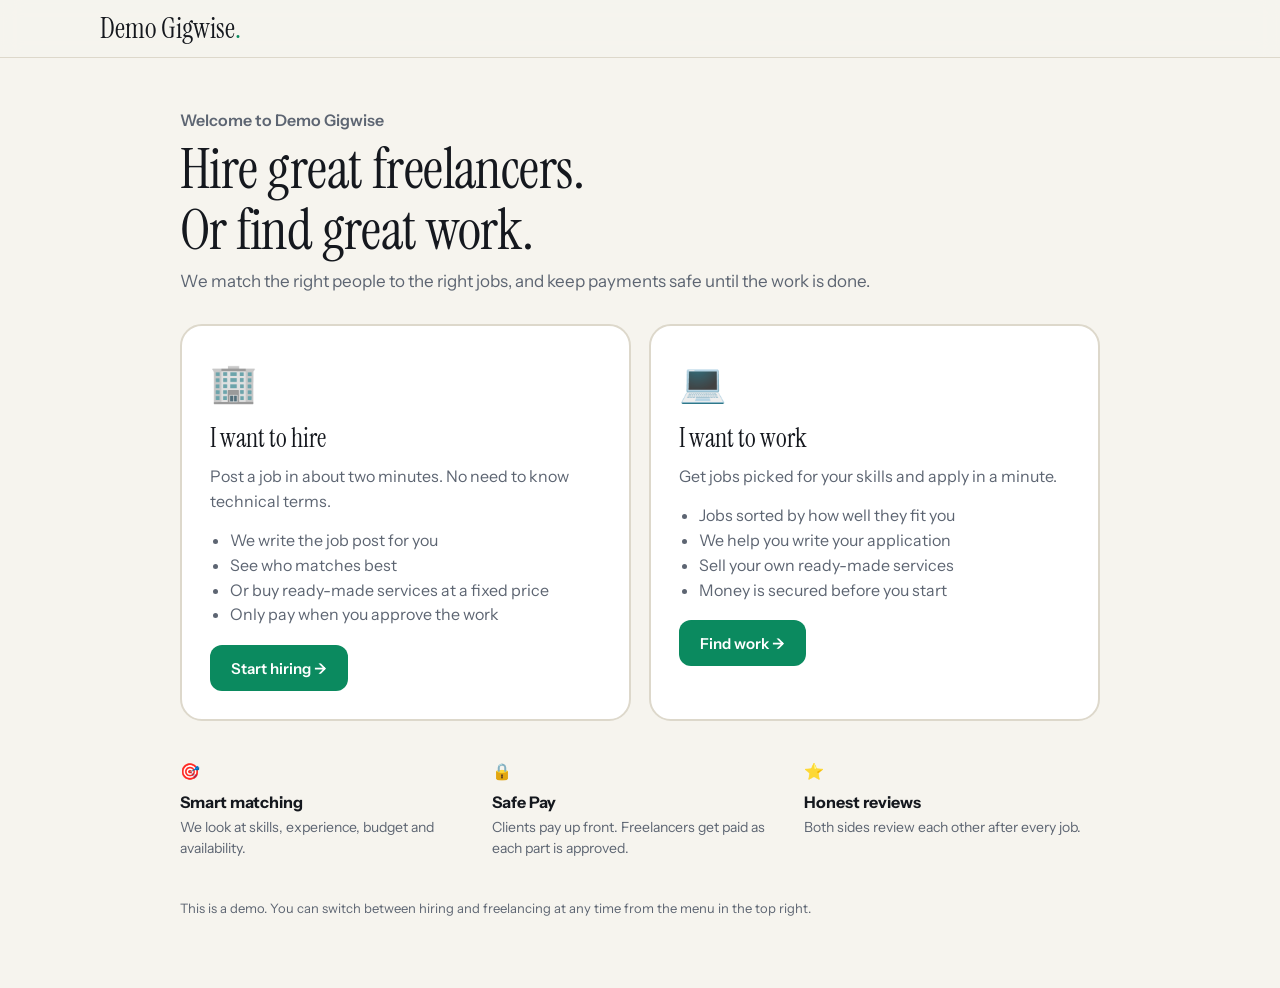
<file: demo-gigwise.html>
<!DOCTYPE html>
<html lang="en">
<head>
<meta charset="utf-8">
<meta name="viewport" content="width=device-width, initial-scale=1, viewport-fit=cover">
<title>Demo Gigwise – Hire and get hired, matched by AI</title>
<link href="https://fonts.googleapis.com/css2?family=Instrument+Sans:wght@400;500;600;700&family=Instrument+Serif:ital@0;1&display=swap" rel="stylesheet">
<style>
:root{--bg:#f6f4ee;--sf:#fff;--sk:#efebe2;--ink:#15181e;--mut:#5d6572;--ln:#ddd8cb;--ac:#0b8a5f;--ac2:#086e4c;--acl:#e3f4ec;--wn:#9a5600;--wl:#fdf1dc;--rk:#b3261e;--rl:#fbe7e5;--bl:#2457c5;--bll:#e6eefc;--on:#fff;
--fd:"Instrument Serif","Iowan Old Style",Georgia,serif;--fb:"Instrument Sans",system-ui,-apple-system,"Segoe UI",sans-serif;--r:16px}
@media (prefers-color-scheme:dark){:root:not([data-theme="light"]){--bg:#0f1318;--sf:#171c23;--sk:#0b0e12;--ink:#ece9e1;--mut:#a0a9b5;--ln:#2c343f;--ac:#3fcfa0;--ac2:#62e0b9;--acl:#12332a;--wn:#f2b450;--wl:#33280f;--rk:#ff8e84;--rl:#3a1a18;--bl:#8fb1ff;--bll:#17223a;--on:#042018}}
:root[data-theme="dark"]{--bg:#0f1318;--sf:#171c23;--sk:#0b0e12;--ink:#ece9e1;--mut:#a0a9b5;--ln:#2c343f;--ac:#3fcfa0;--ac2:#62e0b9;--acl:#12332a;--wn:#f2b450;--wl:#33280f;--rk:#ff8e84;--rl:#3a1a18;--bl:#8fb1ff;--bll:#17223a;--on:#042018}
*{box-sizing:border-box}html{scroll-padding-top:80px}
body{margin:0;background:var(--bg);color:var(--ink);font:16px/1.55 var(--fb);-webkit-font-smoothing:antialiased;padding-bottom:env(safe-area-inset-bottom,0px)}
h1,h2,h3{margin:0;font-weight:400}h1{font:400 clamp(32px,5vw,44px)/1.1 var(--fd);letter-spacing:-.01em}h2{font:400 26px/1.2 var(--fd)}h3{font:600 17px/1.35 var(--fb)}
p{margin:0}a{color:inherit;cursor:pointer}button{font:inherit;color:inherit}
.lead{color:var(--mut);font-size:17px;margin-top:6px}.mut{color:var(--mut)}.sm{font-size:14px}.xs{font-size:13px}
.lnk{background:none;border:0;padding:0;color:var(--ac2);font-weight:600;text-decoration:underline;text-underline-offset:3px;cursor:pointer}
:focus-visible{outline:3px solid var(--ac);outline-offset:2px;border-radius:6px}
/* top bar */
.top{position:sticky;top:0;z-index:20;background:color-mix(in srgb,var(--bg) 90%,transparent);backdrop-filter:blur(10px);border-bottom:1px solid var(--ln);padding-top:env(safe-area-inset-top,0px)}
.top>div{max-width:1120px;margin:0 auto;padding:10px 20px;display:flex;align-items:center;gap:16px}
.logo{font:400 28px var(--fd);cursor:pointer;background:none;border:0;padding:0}.logo span{color:var(--ac)}
.dnav{display:flex;gap:4px}.dnav a{display:flex;align-items:center;gap:8px;padding:9px 14px;border-radius:10px;font-weight:600;color:var(--mut);text-decoration:none}.dnav a:hover{background:var(--sk);color:var(--ink)}.dnav a.on{background:var(--sk);color:var(--ink)}
.dnav svg{width:18px;height:18px}
.tr{margin-left:auto;display:flex;align-items:center;gap:10px}
.ib{position:relative;width:44px;height:44px;border-radius:12px;border:1px solid var(--ln);background:var(--sf);display:grid;place-items:center;cursor:pointer}
.ib i{position:absolute;top:-6px;right:-6px;background:var(--rk);color:#fff;font:700 11px var(--fb);border-radius:999px;min-width:20px;height:20px;display:none;place-items:center;padding:0 5px;font-style:normal}
.who{display:flex;align-items:center;gap:10px;border:1px solid var(--ln);background:var(--sf);border-radius:999px;padding:4px 14px 4px 4px;cursor:pointer;min-height:44px}
.who .av{width:34px;height:34px;font-size:13px}.who span.t{display:flex;flex-direction:column;line-height:1.15;text-align:left}.who b{font-size:14px}.who small{font-size:12px;color:var(--ac2);font-weight:600}
.tabbar{position:fixed;left:0;right:0;bottom:0;z-index:20;background:var(--sf);border-top:1px solid var(--ln);display:none;padding-bottom:env(safe-area-inset-bottom,0px)}
.tabbar a{flex:1;display:flex;flex-direction:column;align-items:center;gap:3px;padding:8px 2px 9px;font-size:11px;font-weight:600;color:var(--mut);text-decoration:none}.tabbar a.on{color:var(--ac2)}.tabbar a.post svg{background:var(--ac);color:var(--on);border-radius:10px;padding:3px;width:28px;height:28px}
.dnav a{white-space:nowrap}@media(max-width:1140px){.dnav svg{display:none}.dnav a{padding:9px 10px}.who span.t{display:none}.who{padding:4px}}
@media(max-width:900px){.dnav,.top .btn,.who span.t{display:none}.who{padding:4px}.tabbar{display:flex}body{padding-bottom:calc(72px + env(safe-area-inset-bottom,0px))}}
/* layout */
.wrap{max-width:1040px;margin:0 auto;padding:30px 20px 70px}.narrow{max-width:720px}
.g2{display:grid;gap:20px;grid-template-columns:minmax(0,1fr);margin-top:22px}@media(min-width:900px){.g2{grid-template-columns:minmax(0,1.7fr) minmax(0,1fr)}}
.card{background:var(--sf);border:1px solid var(--ln);border-radius:var(--r);padding:22px;margin-bottom:20px}.card>h2{margin-bottom:14px}
.sh{display:flex;justify-content:space-between;align-items:center;gap:12px;flex-wrap:wrap;margin-bottom:14px}
.back{display:inline-flex;align-items:center;gap:6px;color:var(--mut);font-weight:600;text-decoration:none;margin-bottom:12px;background:none;border:0;padding:6px 0;cursor:pointer}
/* buttons & inputs */
.btn{display:inline-flex;align-items:center;justify-content:center;gap:8px;background:var(--ac);color:var(--on);border:1px solid transparent;border-radius:12px;padding:11px 20px;font:600 15px var(--fb);cursor:pointer;min-height:46px;text-decoration:none;white-space:nowrap}.btn:hover{background:var(--ac2)}
.btn svg{width:18px;height:18px}.btn.gh{background:var(--sf);color:var(--ink);border-color:var(--ln)}.btn.gh:hover{background:var(--sk)}.btn.dn{background:var(--sf);color:var(--rk);border-color:var(--ln)}
.btn.sm{min-height:40px;padding:8px 16px;font-size:14px}.btn.lg{min-height:54px;padding:14px 26px;font-size:16px}.btn.full{width:100%}.btn[disabled]{opacity:.45;cursor:not-allowed}
.btns{display:flex;gap:10px;flex-wrap:wrap;margin-top:16px}
label.f{display:block;font-weight:600;font-size:15px;margin:20px 0 7px}.hint{font-size:14px;color:var(--mut);margin-top:6px}
input,textarea,select{width:100%;padding:12px 14px;border:1px solid var(--ln);border-radius:12px;background:var(--sf);color:var(--ink);font:16px var(--fb);min-height:48px}textarea{min-height:120px;resize:vertical;line-height:1.5}
input:focus,textarea:focus,select:focus{outline:none;border-color:var(--ac);box-shadow:0 0 0 3px var(--acl)}
input[type=checkbox]{width:22px;height:22px;min-height:0;accent-color:var(--ac);flex:none}
.irow{display:flex;gap:8px;align-items:center;margin-bottom:8px}.irow>input{flex:1}
.xb{flex:none;width:44px;height:44px;border-radius:12px;border:1px solid var(--ln);background:var(--sf);cursor:pointer;color:var(--mut)}
.money{position:relative}.money:before{content:"$";position:absolute;left:14px;top:50%;transform:translateY(-50%);color:var(--mut)}.money input{padding-left:28px}
/* chips */
.chips{display:flex;flex-wrap:wrap;gap:6px;margin-top:10px}
.chip{display:inline-flex;align-items:center;gap:6px;border-radius:999px;border:1px solid var(--ln);padding:3px 11px;font-size:13px;background:var(--sf);white-space:nowrap}
.chip.a{background:var(--acl);border-color:transparent;color:var(--ac2)}.chip.w{background:var(--wl);border-color:transparent;color:var(--wn)}.chip.r{background:var(--rl);border-color:transparent;color:var(--rk)}.chip.b{background:var(--bll);border-color:transparent;color:var(--bl)}
.chip button{background:none;border:0;padding:0 0 0 2px;cursor:pointer;color:inherit;opacity:.7;font-size:14px}
.ml{font-weight:700}
.pills{display:flex;gap:8px;overflow-x:auto;padding-bottom:4px;scrollbar-width:none}.pills button{flex:none;border:1px solid var(--ln);background:var(--sf);border-radius:999px;padding:8px 16px;font-weight:600;font-size:14px;cursor:pointer;min-height:40px;color:var(--mut)}.pills button.on{background:var(--ink);border-color:var(--ink);color:var(--bg)}
.pills button em{font-style:normal;background:var(--rk);color:#fff;border-radius:999px;padding:0 7px;margin-left:6px;font-size:12px}
.opts{display:flex;flex-wrap:wrap;gap:8px}.opts button{border:1px solid var(--ln);background:var(--sf);border-radius:12px;padding:10px 16px;font-weight:500;cursor:pointer;min-height:46px}.opts button.on{border-color:var(--ac);background:var(--acl);color:var(--ac2);font-weight:600}
/* cards & lists */
.av{width:46px;height:46px;border-radius:50%;background:var(--acl);color:var(--ac2);display:grid;place-items:center;font-weight:700;flex:none;border:1px solid var(--ln)}.av.lg{width:68px;height:68px;font-size:22px}.av.c{background:var(--bll);color:var(--bl)}
.jc{display:block;background:var(--sf);border:1px solid var(--ln);border-radius:var(--r);padding:18px 20px;margin-bottom:12px;cursor:pointer;transition:border-color .15s,box-shadow .15s}.jc:hover{border-color:var(--ac);box-shadow:0 4px 18px #0000000d}
.card .jc{border-radius:14px}
.jh{display:flex;justify-content:space-between;gap:12px;align-items:flex-start}
.clamp{display:-webkit-box;-webkit-line-clamp:2;-webkit-box-orient:vertical;overflow:hidden;margin-top:8px}
.meta{display:flex;flex-wrap:wrap;gap:6px 16px;margin-top:10px;font-size:14px;color:var(--mut)}
.heart{flex:none;width:42px;height:42px;border-radius:50%;border:1px solid var(--ln);background:var(--sf);cursor:pointer;font-size:18px;color:var(--mut)}.heart.on{color:var(--rk);border-color:var(--rk);background:var(--rl)}
.person{display:flex;gap:12px;align-items:center}.person>div{flex:1;min-width:0}
.todo{display:flex;gap:14px;align-items:center;padding:14px 0;border-top:1px solid var(--ln);flex-wrap:wrap}.todo:first-of-type{border-top:0;padding-top:0}.todo>div{flex:1;min-width:200px}.todo .ic{width:40px;height:40px;border-radius:12px;background:var(--wl);display:grid;place-items:center;font-size:18px;flex:none}
.empty{color:var(--mut);padding:8px 0}
.kv{display:flex;justify-content:space-between;gap:10px;padding:8px 0;border-top:1px solid var(--ln)}.kv:first-of-type{border-top:0}.kv b{font-weight:600}
.big{font:400 42px/1.05 var(--fd)}
.box{background:var(--sk);border-radius:12px;padding:14px 16px;margin-top:12px}.box p+p{margin-top:4px}
.fit{list-style:none;padding:0;margin:10px 0 0}.fit li{padding:5px 0 5px 30px;position:relative}.fit li:before{position:absolute;left:0;top:5px;width:22px;height:22px;border-radius:50%;display:grid;place-items:center;font-size:12px;font-weight:700}
.fit li.ok:before{content:"✓";background:var(--acl);color:var(--ac2)}.fit li.warn:before{content:"!";background:var(--wl);color:var(--wn)}
.steps{margin:0;padding-left:22px}.steps li{padding:5px 0}
/* next step banner */
.next{display:flex;gap:14px;align-items:center;flex-wrap:wrap;background:var(--acl);border-radius:var(--r);padding:16px 18px;margin:18px 0}.next.w{background:var(--wl)}.next.b{background:var(--bll)}
.next .ic{font-size:26px;flex:none}.next>div{flex:1;min-width:220px}.next b{display:block;font-size:17px}.next p{color:var(--ink);opacity:.85;margin-top:2px}
.demo{margin-top:12px;font-size:14px;border:1px dashed var(--wn);border-radius:12px;padding:10px 14px;background:var(--sf)}.demo b{color:var(--wn);font-size:12px;letter-spacing:.08em;text-transform:uppercase;margin-right:6px}
/* progress */
.prog{display:flex;gap:4px;margin-top:12px}.prog span{flex:1;font-size:11px;color:var(--mut);padding-top:9px;position:relative;font-weight:600}.prog span:before{content:"";position:absolute;top:0;left:0;right:0;height:5px;border-radius:9px;background:var(--sk)}.prog span.d:before{background:var(--ac)}.prog span.c{color:var(--ink)}.prog span.c:before{background:linear-gradient(90deg,var(--ac) 50%,var(--sk) 50%)}
@media(max-width:520px){.prog span{font-size:0}}
.bar{height:8px;border-radius:9px;background:var(--sk);overflow:hidden}.bar i{display:block;height:100%;background:var(--ac);border-radius:9px}
.track{list-style:none;padding:0;margin:14px 0 0}.track li{position:relative;padding:0 0 18px 34px;color:var(--mut)}.track li:before{content:"";position:absolute;left:0;top:2px;width:20px;height:20px;border-radius:50%;border:2px solid var(--ln);background:var(--sf)}.track li:after{content:"";position:absolute;left:10px;top:24px;bottom:2px;width:2px;background:var(--ln)}.track li:last-child:after{display:none}
.track li.d{color:var(--ink)}.track li.d:before{background:var(--ac);border-color:var(--ac);content:"✓";color:var(--on);font-size:12px;display:grid;place-items:center;font-weight:700}.track li.c{color:var(--ink);font-weight:600}.track li.c:before{border-color:var(--ac);box-shadow:0 0 0 4px var(--acl)}
/* parts (milestones) */
.part{display:flex;gap:14px;padding:16px 0;border-top:1px solid var(--ln)}.part:first-of-type{border-top:0;padding-top:0}.part>div{flex:1;min-width:0}
.pn{width:34px;height:34px;border-radius:50%;background:var(--sk);color:var(--mut);display:grid;place-items:center;font-weight:700;flex:none}.pn.ok{background:var(--ac);color:var(--on)}.pn.wt{background:var(--wl);color:var(--wn)}
.pt{display:flex;justify-content:space-between;gap:10px}
/* hero & welcome */
.hero{display:flex;gap:20px;align-items:center;justify-content:space-between;flex-wrap:wrap;background:var(--ink);color:var(--bg);border-radius:20px;padding:26px 28px;margin-top:22px}.hero p{opacity:.8;margin-top:6px;max-width:520px}.hero h2{color:var(--bg)}
.choose{display:grid;gap:18px;grid-template-columns:1fr;margin-top:30px}@media(min-width:760px){.choose{grid-template-columns:1fr 1fr}}
.choice{background:var(--sf);border:2px solid var(--ln);border-radius:22px;padding:28px;text-align:left;cursor:pointer;display:flex;flex-direction:column;gap:10px;transition:border-color .15s,transform .15s}.choice:hover{border-color:var(--ac);transform:translateY(-2px)}.choice .e{font-size:38px}.choice ul{margin:4px 0 0;padding-left:20px;color:var(--mut)}
.trio{display:grid;gap:16px;grid-template-columns:1fr;margin-top:34px}@media(min-width:760px){.trio{grid-template-columns:repeat(3,1fr)}}
.trio div{padding:4px 0}.trio b{display:block;margin:6px 0 2px}
/* wizard */
.wz-top{display:flex;justify-content:space-between;align-items:center;gap:12px;margin-bottom:8px;font-weight:600;font-size:14px;color:var(--mut)}
.tiles{display:grid;gap:10px;grid-template-columns:repeat(2,1fr);margin-top:20px}@media(min-width:640px){.tiles{grid-template-columns:repeat(3,1fr)}}
.tile{border:1px solid var(--ln);background:var(--sf);border-radius:14px;padding:14px;display:flex;align-items:center;gap:10px;font-weight:600;cursor:pointer;text-align:left;min-height:58px}.tile span{font-size:22px}.tile.on{border-color:var(--ac);background:var(--acl);color:var(--ac2);box-shadow:0 0 0 1px var(--ac)}
.tier{width:100%;display:flex;gap:14px;align-items:center;border:1px solid var(--ln);background:var(--sf);border-radius:14px;padding:16px;margin-bottom:10px;cursor:pointer;text-align:left}.tier.on{border-color:var(--ac);box-shadow:0 0 0 1px var(--ac);background:var(--acl)}
.tier .rd{width:22px;height:22px;border-radius:50%;border:2px solid var(--ln);flex:none}.tier.on .rd{border:7px solid var(--ac)}.tier>div{flex:1}.tier .amt{font:400 26px var(--fd)}
.rec{font-size:12px;font-weight:700;color:var(--ac2);background:var(--sf);border-radius:999px;padding:2px 8px;margin-left:6px;border:1px solid var(--ac);white-space:nowrap;display:inline-block}
.wz-nav{display:flex;justify-content:space-between;gap:10px;margin-top:24px;flex-wrap:wrap}
.ai{display:flex;align-items:center;gap:14px;padding:40px 0;justify-content:center}.spin{width:26px;height:26px;border-radius:50%;border:3px solid var(--acl);border-top-color:var(--ac);animation:sp .8s linear infinite}@keyframes sp{to{transform:rotate(360deg)}}
.check{display:flex;gap:12px;align-items:flex-start;cursor:pointer;font-size:15px;margin-top:16px}
/* sticky apply bar (mobile) */
.stick{position:sticky;bottom:calc(72px + env(safe-area-inset-bottom,0px));z-index:5;background:var(--sf);border:1px solid var(--ln);border-radius:16px;padding:12px;display:none;gap:10px;box-shadow:0 8px 24px #0002;margin-top:10px}
@media(max-width:820px){.stick{display:flex}.stick .btn{flex:1}.hide-m{display:none}}
/* messages */
.mlay{display:grid;grid-template-columns:minmax(0,1fr);border:1px solid var(--ln);border-radius:var(--r);background:var(--sf);overflow:hidden;min-height:520px;margin-top:20px}@media(min-width:821px){.mlay{grid-template-columns:320px minmax(0,1fr)}}
.ml-list{border-right:1px solid var(--ln);overflow:auto;max-height:70vh}.ml-list a{display:flex;gap:12px;padding:14px 16px;border-bottom:1px solid var(--ln);text-decoration:none;cursor:pointer}.ml-list a.on{background:var(--acl)}.ml-list a>div{min-width:0;flex:1}.ml-list p{white-space:nowrap;overflow:hidden;text-overflow:ellipsis}
.thread{display:flex;flex-direction:column;min-height:520px}.th-h{padding:14px 18px;border-bottom:1px solid var(--ln);display:flex;gap:12px;align-items:center}.th-b{flex:1;padding:18px;display:flex;flex-direction:column;gap:10px;overflow:auto;max-height:55vh}
.bub{max-width:80%;padding:10px 14px;border-radius:16px;background:var(--sk);border-bottom-left-radius:4px}.bub.me{align-self:flex-end;background:var(--ac);color:var(--on);border-bottom-left-radius:16px;border-bottom-right-radius:4px}
.th-f{display:flex;gap:8px;padding:12px;border-top:1px solid var(--ln)}
@media(max-width:820px){.mlay.has .ml-list{display:none}.mlay:not(.has) .thread{display:none}.ml-list{border-right:0;max-height:none}}
/* overlays */
#sheet{position:fixed;inset:0;background:#000a;display:none;align-items:center;justify-content:center;z-index:40;padding:16px}
#sheet>div{background:var(--sf);border-radius:20px;padding:24px;max-width:580px;width:100%;max-height:90vh;overflow:auto;position:relative}
#sheet .x{position:absolute;top:14px;right:14px}
@media(max-width:620px){#sheet{align-items:flex-end;padding:0}#sheet>div{border-radius:20px 20px 0 0;max-height:92vh;padding-bottom:calc(24px + env(safe-area-inset-bottom,0px))}}
.pop{position:fixed;right:16px;width:min(380px,calc(100vw - 32px));background:var(--sf);border:1px solid var(--ln);border-radius:16px;box-shadow:0 14px 40px #0004;z-index:30;display:none;max-height:72vh;overflow:auto}
.pop .h{display:flex;justify-content:space-between;align-items:center;padding:14px 16px}
.ni{display:block;padding:12px 16px;border-top:1px solid var(--ln);font-size:15px;cursor:pointer}.ni.u{background:var(--acl)}.ni:hover{background:var(--sk)}
.mi{display:flex;width:100%;align-items:center;gap:10px;padding:13px 16px;border:0;border-top:1px solid var(--ln);background:none;cursor:pointer;text-align:left;font-weight:500}.mi:hover{background:var(--sk)}
#toast{position:fixed;left:50%;bottom:calc(90px + env(safe-area-inset-bottom,0px));transform:translateX(-50%);background:var(--ink);color:var(--bg);padding:12px 20px;border-radius:12px;display:none;z-index:50;max-width:min(92vw,480px);text-align:center;box-shadow:0 8px 24px #0004}
.star{font-size:34px;cursor:pointer;color:var(--ln);background:none;border:0;padding:0 2px}.star.on{color:#e8a317}
details>summary{cursor:pointer;font-weight:600;list-style:none}details>summary::-webkit-details-marker{display:none}details>summary:after{content:" ▾";color:var(--mut)}
:root{--s1:#2a78d6;--s2:#eb6834;--s3:#1baf7a;--s4:#eda100;--s5:#e87ba4;--grid:#e1e0d9;--axis:#c3c2b7}
@media (prefers-color-scheme:dark){:root:not([data-theme="light"]){--s1:#3987e5;--s2:#d95926;--s3:#199e70;--s4:#c98500;--s5:#d55181;--grid:#2c2c2a;--axis:#383835}}
:root[data-theme="dark"]{--s1:#3987e5;--s2:#d95926;--s3:#199e70;--s4:#c98500;--s5:#d55181;--grid:#2c2c2a;--axis:#383835}
.ch{position:relative;margin:16px 0 0 44px}
.ch-g{position:absolute;left:0;right:0;border-top:1px solid var(--grid)}.ch-g.b{border-top-color:var(--axis)}.ch-g span{position:absolute;left:-46px;top:-9px;width:40px;text-align:right;font-size:11px;color:var(--mut);font-variant-numeric:tabular-nums}
.ch-cols{position:absolute;inset:0;display:flex;gap:4px;align-items:stretch}
.ch-c{flex:1;min-width:0;display:flex;align-items:flex-end;justify-content:center;background:none;border:0;padding:0;cursor:pointer;border-radius:6px}.ch-c:hover,.ch-c:focus-visible{background:color-mix(in srgb,var(--ink) 6%,transparent)}
.ch-st{width:min(78%,34px);display:flex;flex-direction:column-reverse;gap:2px;border-radius:4px 4px 0 0;overflow:hidden}.ch-st i{display:block;min-height:2px}
.ch-c.on .ch-st{box-shadow:0 0 0 2px var(--sf),0 0 0 4px var(--ink)}
.ch-x{position:absolute;top:100%;left:0;right:0;display:flex;gap:4px;padding-top:6px}.ch-x span{flex:1;min-width:0;text-align:center;font-size:11px;color:var(--mut);overflow:hidden}.ch-x span.on{color:var(--ink);font-weight:700}.ch-x em{font-style:normal}.ch-x .ls{display:none}@media(max-width:600px){.ch-x.many .lf{display:none}.ch-x.many .ls{display:inline}}
.ch-tip{position:absolute;pointer-events:none;background:var(--sf);border:1px solid var(--ln);border-radius:12px;box-shadow:0 8px 24px #0003;padding:10px 12px;font-size:13px;display:none;z-index:3;min-width:190px;transform:translate(-50%,-100%)}
.lg{display:flex;flex-wrap:wrap;gap:6px 16px;font-size:13px;color:var(--mut)}
.sw{display:inline-block;width:10px;height:10px;border-radius:3px;margin-right:6px;vertical-align:baseline}
.stk{display:flex;gap:2px;height:12px;border-radius:6px;overflow:hidden}.stk i{display:block;height:100%;min-width:3px}
.grid3{display:grid;gap:16px;grid-template-columns:repeat(auto-fill,minmax(250px,1fr))}
.sv{background:var(--sf);border:1px solid var(--ln);border-radius:var(--r);overflow:hidden;cursor:pointer;display:flex;flex-direction:column;transition:border-color .15s,box-shadow .15s}.sv:hover{border-color:var(--ac);box-shadow:0 4px 18px #0000000f}
.sv .bd{padding:14px 16px;display:flex;flex-direction:column;gap:8px;flex:1}.sv .ft{display:flex;justify-content:space-between;align-items:center;gap:8px;border-top:1px solid var(--ln);padding:10px 16px}
.cov{height:140px;display:grid;place-items:center;font-size:56px}.cov.lg{height:230px;font-size:96px;border-radius:var(--r)}.cov.sm{height:72px;font-size:32px}
.dot-on{display:inline-block;width:8px;height:8px;border-radius:50%;background:#22c55e;margin-right:5px;vertical-align:middle}
.pk{display:flex;border-bottom:1px solid var(--ln);margin:-6px -6px 0}.pk button{flex:1;padding:12px 6px;border:0;background:none;font-weight:600;color:var(--mut);cursor:pointer;border-bottom:3px solid transparent;min-height:46px}.pk button.on{color:var(--ink);border-bottom-color:var(--ac)}
.hire3{display:grid;gap:14px;grid-template-columns:1fr;margin-top:14px}@media(min-width:760px){.hire3{grid-template-columns:repeat(3,1fr)}}
.h3c{background:var(--sf);border:1px solid var(--ln);border-radius:18px;padding:20px;text-align:left;cursor:pointer;display:flex;flex-direction:column;gap:6px;transition:border-color .15s,transform .15s}.h3c:hover{border-color:var(--ac);transform:translateY(-2px)}.h3c .e{font-size:28px}.h3c b{font-size:17px}.h3c .lnk{margin-top:auto;padding-top:6px}
.tl p{padding:9px 0;border-top:1px solid var(--ln);font-size:14px}.tl p:first-child{border-top:0}.tl small{display:block;color:var(--mut);font-size:12px}
</style>
</head>
<body>
<header class="top"><div id="top"></div></header>
<main id="A"></main>
<nav class="tabbar" id="tb" aria-label="Main"></nav>
<div id="np" class="pop" role="dialog" aria-label="Notifications"></div>
<div id="menu" class="pop" role="menu"></div>
<div id="sheet" onclick="if(event.target==this)closeS()" role="dialog" aria-modal="true"><div id="sb"></div></div>
<div id="toast" role="status" aria-live="polite"></div>
<script>
/* =============== helpers =============== */
const $=id=>document.getElementById(id),
esc=s=>String(s??"").replace(/[&<>"']/g,c=>({"&":"&amp;","<":"&lt;",">":"&gt;",'"':"&quot;","'":"&#39;"}[c])),
$$=n=>"$"+Math.round(n).toLocaleString("en-US"),now=()=>Date.now(),
ago=t=>{const s=(now()-t)/1e3;return s<60?"just now":s<3600?Math.floor(s/60)+" min ago":s<86400?Math.floor(s/3600)+" hours ago":Math.floor(s/86400)+" days ago"},
clone=o=>JSON.parse(JSON.stringify(o)),ini=n=>n.split(" ").map(x=>x[0]).join("").slice(0,2),first=n=>n.split(" ")[0],
kv=(a,b)=>`<div class="kv"><span>${a}</span><b>${b}</b></div>`,
I=d=>`<svg width="22" height="22" viewBox="0 0 24 24" fill="none" stroke="currentColor" stroke-width="2" stroke-linecap="round" stroke-linejoin="round" aria-hidden="true">${d}</svg>`;
const IC={home:I('<path d="M3 10.5 12 3l9 7.5V21h-6v-6H9v6H3z"/>'),plus:I('<path d="M12 5v14M5 12h14"/>'),brief:I('<rect x="3" y="7" width="18" height="13" rx="2"/><path d="M9 7V5a2 2 0 0 1 2-2h2a2 2 0 0 1 2 2v2"/>'),chat:I('<path d="M21 12a8 8 0 0 1-11.6 7.1L4 20l1-4.6A8 8 0 1 1 21 12z"/>'),search:I('<circle cx="11" cy="11" r="7"/><path d="m20 20-3.5-3.5"/>'),user:I('<circle cx="12" cy="8" r="4"/><path d="M4 21a8 8 0 0 1 16 0"/>'),store:I('<path d="M3 9l1.5-5h15L21 9M3 9v11h18V9M3 9h18M9 20v-6h6v6"/>'),chart:I('<path d="M4 20V11M10 20V5M16 20v-6M22 20H2"/>'),bell:I('<path d="M6 8a6 6 0 0 1 12 0c0 7 3 9 3 9H3s3-2 3-9"/><path d="M10.3 21a1.94 1.94 0 0 0 3.4 0"/>'),x:I('<path d="M18 6 6 18M6 6l12 12"/>')};
const ME="Bloom Studio",ME_CI={loc:"Mumbai, India",spent:1560,hires:1,rating:5},KEY="gigwise-app-v3",CFEE=.05,FFEE=.10;

/* =============== data =============== */
const F0=[
{n:"Aarav Mehta",t:"Full-stack developer",s:["React","Node.js","MongoDB","TypeScript","REST API","Stripe"],r:35,x:6,q:4.8,j:42,av:3,loc:"Bengaluru, India",jss:96,b:"Builds MVPs, dashboards, booking flows, payments and real-time chat for startups.",port:["Yoga studio booking platform","SaaS analytics dashboard"]},
{n:"Priya Nair",t:"UI/UX designer",s:["Figma","UI Design","UX Research","Prototyping","Branding"],r:30,x:5,q:4.9,j:57,av:5,loc:"Kochi, India",jss:98,b:"Designs mobile and web interfaces, design systems and clickable prototypes for consumer brands and early-stage startups.",port:["Fintech app redesign","Café brand identity","Design system for a health app"]},
{n:"Rohan Iyer",t:"Mobile developer",s:["Flutter","React Native","Firebase","Dart","Mobile App"],r:40,x:7,q:4.7,j:31,av:14,loc:"Chennai, India",jss:93,b:"Ships cross-platform mobile apps, fitness trackers, push notifications and offline sync.",port:["Running tracker app","Grocery delivery app"]},
{n:"Sneha Kulkarni",t:"Data scientist",s:["Python","Machine Learning","NLP","TensorFlow","SQL"],r:50,x:8,q:4.9,j:26,av:7,loc:"Pune, India",jss:97,b:"Builds recommendation engines, text classification, chatbots and data pipelines.",port:["Product recommendation engine","Support ticket classifier"]},
{n:"Karan Shah",t:"Backend engineer",s:["Python","Django","PostgreSQL","AWS","Docker","REST API"],r:45,x:9,q:4.6,j:38,av:2,loc:"Ahmedabad, India",jss:91,b:"Scalable APIs, database design, cloud deployment and performance tuning.",port:["Payments API for a marketplace","AWS migration for an edtech"]},
{n:"Meera Joshi",t:"Content & SEO writer",s:["Copywriting","SEO","Blogging","Marketing"],r:18,x:4,q:4.7,j:64,av:10,loc:"Jaipur, India",jss:95,b:"Landing page copy, blog strategy, SEO audits and social content for brands.",port:["SEO blog for a skincare brand","Landing page copy for a SaaS"]},
{n:"Dev Patel",t:"Shopify & WordPress developer",s:["WordPress","Shopify","PHP","JavaScript","E-commerce"],r:25,x:5,q:4.5,j:22,av:4,loc:"Surat, India",jss:89,b:"Online stores, custom themes, payment gateway integration and site migrations.",port:["Shopify store for a tea brand","WooCommerce to Shopify migration"]},
{n:"Ananya Rao",t:"AI / LLM engineer",s:["Python","LLM","Prompt Engineering","LangChain","React","NLP"],r:60,x:4,q:4.8,j:19,av:21,loc:"Hyderabad, India",jss:100,b:"Builds AI assistants, chatbots, RAG search and automation using large language models.",port:["Legal document Q&A assistant"]}];
const STOP=new Set("the a an and or to of for in on with is are we i our need needs want build looking app that this it as be by from will can".split(" "));
const tok=s=>(s.toLowerCase().match(/[a-z0-9+#.]{3,}/g)||[]).filter(w=>!STOP.has(w));
const CT=[["Web development","🌐","Website or web app"],["Mobile","📱","Mobile app"],["Design","🎨","Design & branding"],["AI & data","🤖","AI & chatbots"],["E-commerce","🛒","Online store"],["Writing & marketing","✍️","Writing & SEO"]];
const CATS=CT.map(c=>c[0]);
const QS={"Web development":"Share a link to a similar site or app you’ve built.","Mobile":"Which apps have you published to the App Store or Play Store?","AI & data":"Describe an AI or data project you’ve shipped.","Design":"Share 2–3 portfolio pieces closest to this brief.","E-commerce":"Share an online store you’ve built.","Writing & marketing":"Share a writing sample in a similar niche."};
const EXS={"Web development":"I want a website for our yoga studio where people can book classes and pay online, plus an admin page to manage the schedule.","Mobile":"We need a mobile app with a chatbot that creates workout plans. Track progress and send reminders. Clean modern UI.","Design":"We need a new logo and brand kit for our bakery, plus designs for our menu and Instagram posts.","AI & data":"We want an AI chatbot that answers customer questions using our help articles, on our website.","E-commerce":"Looking for someone to build a Shopify store for our organic tea brand, with a payment gateway and product pages.","Writing & marketing":"We need 8 blog posts a month about healthy cooking, written for SEO, plus a keyword plan."};
const KW=[[/\bmobile|\bios\b|\bandroid/,["Flutter","Mobile App"]],[/\bchat ?bot|\bassistant\b|\bai\b|\bgpt|\bllm/,["LLM","NLP"]],[/\bwebsite|\bweb app|\blanding page/,["React","UI Design"]],[/\bstore\b|\bshop\b|\becommerce|\be-commerce/,["Shopify","E-commerce"]],[/\bpay|\bcheckout|\bsubscription/,["Stripe"]],[/\bbook(ing)?\b|\breserv/,["Node.js"]],[/\blogo|\bbrand/,["Branding"]],[/\bdesign|\bui\b|\bux\b|\binterface|\binstagram/,["UI Design","Figma"]],[/\bblog|\bseo\b|\bcontent|\bkeyword/,["SEO","Copywriting","Blogging"]],[/\bbackend|\bapi\b|\bdatabase/,["REST API","PostgreSQL"]],[/\brecommend|\bpredict|\bmachine learning|\bml\b/,["Machine Learning"]],[/\bdashboard|\banalytics/,["React","SQL"]],[/\bpython\b/,["Python"]]];
let DB,F,P,W;
const S={role:null,fid:7,jf:"all",af:"all",wf:null,q:"",fcat:"All",fsort:"match",fsaved:false,ap:null,om:null,sub:{},star:5,xq:"",xcat:"All",xsort:"rec",ord:null,ns:null,tip:0};
const base=()=>({status:"open",mine:0,props:[],inv:[],invAt:{},auto:[],saved:[],ms:[],log:[],rev:{},offer:null,hired:null,price:0,vis:"public",qs:[],level:"Intermediate",files:[],cat:"Web development",ci:{},start:7});
const getP=id=>P.find(x=>x.id==id),fi=n=>F.findIndex(f=>f.n==n),live=x=>x.st!="Withdrawn",ARCH=["Declined","Not selected","Offer declined"],arch=x=>ARCH.includes(x.st),ACT=["Submitted","Viewed","Shortlisted"];
const SK=()=>[...new Set(F.flatMap(f=>f.s))].sort();
const splitMs=bid=>{const a=Math.round(bid*.3),b=Math.round(bid*.4);return[{name:"Plan and first draft",amt:a},{name:"Build the main features",amt:b},{name:"Final version and launch",amt:bid-a-b}]};

function seed(){F=clone(F0);const t=now(),H=36e5,D=24*H;
 P=[
 {id:101,client:"Ember & Wick",ci:{loc:"Pune, India",spent:4200,hires:6,rating:4.8},cat:"E-commerce",title:"Online store for handmade candles",desc:"We need a Shopify store with a payment gateway and an SEO-friendly blog for our candle brand.",skills:["Shopify","SEO","E-commerce"],dels:["Store setup and theme","Payment gateway","SEO blog and product copy"],budget:1500,hours:50,weeks:4,posted:t-5*H,qs:["Share an online store you’ve built."]},
 {id:102,client:"Northwind Clinic",ci:{loc:"London, UK",spent:18600,hires:14,rating:4.9},cat:"AI & data",title:"Customer support chatbot",desc:"An AI chatbot that answers patient questions using our help articles, with a chat widget for our React website and handover to a human agent.",skills:["LLM","Python","React"],dels:["Chatbot that answers from our help docs","Website chat widget","Handover to a human agent"],budget:3600,hours:60,weeks:5,start:21,posted:t-3*H,inv:["Ananya Rao"],invAt:{"Ananya Rao":t-2*H},qs:["Describe an AI or data project you’ve shipped."],level:"Expert"},
 {id:103,client:"Kiln & Co",ci:{loc:"Austin, USA",spent:900,hires:2,rating:4.6},cat:"Design",title:"Brand identity and app design",desc:"Mobile app screens, a clickable prototype and a brand identity for our pottery studio.",skills:["Figma","UI Design","Branding"],dels:["Logo and brand kit","App screen designs","Clickable prototype"],budget:1800,hours:60,weeks:4,posted:t-26*H,qs:["Share 2–3 portfolio pieces closest to this brief."]},
 {id:104,client:"Pulse Fitness",ci:{loc:"Dubai, UAE",spent:7300,hires:5,rating:4.7},cat:"Mobile",title:"Fitness tracking app (first version)",desc:"Cross-platform app with workout logging, reminders and a simple coach chat.",skills:["Flutter","Firebase","UI Design"],dels:["Workout logging","Reminders","Coach chat"],budget:4200,hours:90,weeks:8,start:14,posted:t-2*D},
 {id:105,client:"Atlas Logistics",ci:{loc:"Singapore",spent:12400,hires:9,rating:4.8},cat:"Web development",title:"Shipment tracking dashboard",desc:"A React dashboard that shows shipments and delays from our database, with simple charts and a login for our team. Python backend is a plus.",skills:["React","Python","SQL"],dels:["Login for our team","Shipments table with filters","Delay charts"],budget:3000,hours:60,weeks:5,posted:t-9*H},
 {id:106,client:"Bright Leaf Tea",ci:{loc:"Darjeeling, India",spent:650,hires:3,rating:4.9},cat:"Writing & marketing",title:"Blog posts and SEO for our tea shop",desc:"Eight blog posts a month about tea and wellness, written for SEO, plus a simple keyword plan.",skills:["SEO","Copywriting","Blogging"],dels:["Keyword plan","8 blog posts","Monthly report"],budget:800,hours:36,weeks:4,posted:t-30*H},
 {id:201,mine:1,client:ME,ci:ME_CI,cat:"Web development",title:"Class booking website for our studio",desc:"Website where customers can browse pottery classes, book a slot and pay online, plus an admin page to manage classes.",skills:["React","Node.js","Stripe","UI Design"],dels:["Class listing and booking","Online payments","Admin page"],budget:2400,hours:64,weeks:6,posted:t-D,qs:["Have you built a booking system before?"]},
 {id:202,mine:1,client:ME,ci:ME_CI,cat:"Design",title:"Logo refresh and brand kit",desc:"Refresh our studio logo and create a simple brand kit with colours, fonts and social media templates.",skills:["Figma","Branding","UI Design"],dels:["Moodboard and directions","Final logo and variations","Brand kit handover"],budget:1200,hours:40,weeks:3,posted:t-6*D,status:"active",hired:"Priya Nair",price:1200}
 ].map(p=>({...base(),...p}));
 const a=getP(201);
 a.props=[[0,2250,16,"Shortlisted","Hi! I recently built a booking platform for a yoga studio with online payments and an admin calendar, so I can reuse what works and launch quickly.","Yes, a yoga studio booking platform that handles about 1,200 bookings a month."],
  [1,1950,18,"Submitted","Hello! I’d design the booking flow first so it’s effortless on phones, then build it with a developer I work with. You’d see a clickable prototype in week one.","I designed table reservations for a café chain."],
  [6,1700,14,"Viewed","I can set this up quickly on WordPress with a booking plugin and online payments. That keeps costs low and lets you edit classes yourself.","Yes, for two salons and a dance school."]]
  .map(([fi,bid,days,st,letter,ans],k)=>({fi,bid,days,st,letter,ans:[ans],ms:splitMs(bid),score:match(a,F[fi]).score,at:t-(20-k*6)*H}));
 a.log=[{t:"Dev Patel applied",at:t-8*H},{t:"Priya Nair applied",at:t-14*H},{t:"Aarav Mehta applied",at:t-20*H},{t:"Job posted",at:t-D}];
 const b=getP(202),bm=[{name:"Moodboard and directions",amt:360},{name:"Final logo and variations",amt:480},{name:"Brand kit handover",amt:360}];
 b.offer={fi:1,amt:1200,ms:clone(bm),note:"Love your café work, let’s do this!",start:"Right away",st:"accepted",at:t-5*D};
 b.props=[{fi:1,bid:1200,days:18,st:"Hired",letter:"I’d love to refresh your logo while keeping the warmth people already associate with Bloom.",ans:[],ms:clone(bm),score:match(b,F[1]).score,at:t-5.5*D}];
 b.ms=[{...bm[0],st:"approved",note:"Three moodboards with font and colour directions. Direction B feels closest to your brief.",files:["moodboards.pdf"],paidAt:t-3*D},{...bm[1],st:"submitted",note:"Final logo in full colour, black and white, and icon versions, plus wide and stacked layouts.",files:["logo-final.fig","logo-variations.pdf"],subAt:t-3*H},{...bm[2],st:"todo"}];
 b.log=[{t:"Priya Nair sent “Final logo and variations”",at:t-3*H},{t:"You paid $360 for “Moodboard and directions”",at:t-3*D},{t:"Priya Nair accepted your offer",at:t-5*D},{t:"Job posted",at:t-6*D}];
 DB={F,P,N:[{to:"c",t:"Priya sent “Final logo and variations” for you to check",pid:202,at:t-3*H,r:0},{to:"c",t:"Dev Patel applied to “Class booking website for our studio”",pid:201,at:t-8*H,r:0},{to:7,t:"✉️ Northwind Clinic invited you to apply to “Customer support chatbot”",pid:102,at:t-2*H,r:0},{to:1,t:"💰 Bloom Studio paid you $360 for “Moodboard and directions”",pid:202,at:t-3*D,r:1}],
  chats:{"202-1":[["f","Hi! I’ve uploaded the final logo and three variations. Let me know what you think 🙂",t-3*H]],"201-0":[["c","Hi Aarav, thanks for applying. Could the admin page handle classes that repeat every week?",t-18*H],["f","Absolutely. Repeating classes are built in, and I can add holiday closures too.",t-17*H]]},
  tx:[{fi:1,t:"Logo refresh and brand kit · Moodboard and directions",amt:324,at:t-3*D,src:"fixed",c:ME}],cx:[{t:"Moodboard and directions",job:"Logo refresh and brand kit",pid:202,amt:360,kind:"fixed",at:t-3*D},{t:"Service fee · Moodboard and directions",job:"Logo refresh and brand kit",pid:202,amt:18,kind:"fee",at:t-3*D}],cbud:3000,ui:{}};seedMore(t)}
function load(){try{const s=localStorage.getItem(KEY);if(s){DB=JSON.parse(s);F=DB.F;P=DB.P;S.role=DB.ui?.role||null;S.fid=DB.ui?.fid??7;return}}catch(e){}seed()}
function save(){DB.ui={role:S.role,fid:S.fid};try{localStorage.setItem(KEY,JSON.stringify(DB))}catch(e){}}
function resetDemo(){try{localStorage.removeItem(KEY)}catch(e){}const r=S.role;seed();S.role=r;S.fid=7;closeS();closePops();nav("home");toast("Demo data reset")}

/* =============== matching =============== */
function match(p,f){const fs=f.s.map(x=>x.toLowerCase()),hit=p.skills.filter(s=>fs.includes(s.toLowerCase())),miss=p.skills.filter(s=>!hit.includes(s));
 const pt=new Set(tok(p.title+" "+p.desc)),ft=new Set(tok(f.b+" "+f.t));let ov=0;pt.forEach(w=>ft.has(w)&&ov++);
 const sk=Math.min(100,Math.round((p.skills.length?100*hit.length/p.skills.length:40)*.85+Math.min(15,ov*5))),exp=Math.min(100,Math.max(0,Math.round(f.x*8+(f.q-4)*35+f.j/4)));
 const hb=p.budget/Math.max(1,p.hours),bud=f.r<=hb?100:Math.max(0,Math.round(100-(f.r-hb)/hb*120)),lead=p.start??7,av=f.av<=lead?100:Math.max(0,100-(f.av-lead)*5);
 return{f,hit,miss,hb,parts:{sk,exp,bud,av},score:Math.round(.4*sk+.2*exp+.25*bud+.15*av)}}
const mLab=s=>s>=75?["Great match","a"]:s>=60?["Good match","b"]:["Possible match",""];
const mChip=s=>{const[l,c]=mLab(s);return `<span class="chip ml ${c}">${c=="a"?"★ ":""}${l}</span>`};
function fitList(p,f,you){const m=match(p,f),L=[];
 if(m.hit.length)L.push(["ok",`${you?"You know":"Knows"} ${m.hit.join(", ")}`]);
 if(m.miss.length)L.push(["warn",`${you?"Your profile doesn’t list":"Doesn’t list"} ${m.miss.join(", ")}`]);
 L.push(m.parts.bud>=100?["ok",you?`Pays about $${Math.round(m.hb)}/hr, at or above your rate`:`Their rate ($${f.r}/hr) fits your budget`]:["warn",you?`Pays about $${Math.round(m.hb)}/hr, below your $${f.r}/hr rate`:`Their rate ($${f.r}/hr) is above your budget`]);
 L.push(m.parts.av>=80?["ok",you?"You can start in time":`Can start in ${f.av} days`]:["warn",you?`You can start in ${f.av} days, later than the client wants`:`Can start in ${f.av} days, later than you wanted`]);
 if(!you)L.push(["ok",`Rated ${f.q}★ from ${f.j} jobs`]);
 return `<ul class="fit">${L.map(([k,t])=>`<li class="${k}">${esc(t)}</li>`).join("")}</ul>`}

/* =============== shell =============== */
function toast(t){const e=$("toast");e.textContent=t;e.style.display="block";clearTimeout(toast.t);toast.t=setTimeout(()=>e.style.display="none",3200)}
function sheet(h){$("sb").innerHTML=`<button class="xb x" onclick="closeS()" aria-label="Close">✕</button>`+h;$("sheet").style.display="flex";setTimeout(()=>$("sb").querySelector("input,textarea,button:not(.x)")?.focus(),50)}
function closeS(){$("sheet").style.display="none"}
const route=()=>(location.hash.replace(/^#\/?/,"")||"home").split("/");
function nav(h){if(location.hash=="#/"+h){render();scrollTo(0,0)}else location.hash="#/"+h}
addEventListener("hashchange",()=>{closePops();render();scrollTo(0,0)});
function log(p,t){p.log.unshift({t,at:now()})}
function notify(to,t,pid){DB.N.unshift({to,t,pid,at:now(),r:0});if((to==="c"&&S.role=="client")||(to===S.fid&&S.role=="free"))toast(t)}
function setRole(r){S.role=r;closePops();closeS();save();nav("home");toast(r=="client"?`You’re now hiring as ${ME}`:`You’re now freelancing as ${F[S.fid].n}`)}
function asFree(i,pid){S.role="free";S.fid=i;closePops();save();nav("gig/"+pid);toast(`Now seeing this as ${F[i].n}`)}
function asClient(pid,tab){S.role="client";closePops();save();nav(`job/${pid}${tab?"/"+tab:""}`);toast(`Now seeing this as ${ME}`)}
const busy=()=>{const a=document.activeElement;return $("sheet").style.display=="flex"||(a&&/INPUT|TEXTAREA|SELECT/.test(a.tagName))};
function render(){
 if(!S.role){$("top").innerHTML=`<button class="logo" onclick="nav('home')">Demo Gigwise<span>.</span></button>`;$("tb").innerHTML="";$("A").innerHTML=welcome();save();return}
 const C=S.role=="client",r=route(),k=r[0];
 const L=C?[["home","Home",IC.home],["explore","Explore",IC.search],["post","Post a job",IC.plus],["jobs","My jobs",IC.brief],["messages","Messages",IC.chat]]:[["home","Home",IC.home],["find","Find jobs",IC.search],["work","My work",IC.brief],["services","My services",IC.store],["earnings","Earnings",IC.chart],["messages","Messages",IC.chat],["profile","Profile",IC.user]];
 const on=x=>x==k||(x=="jobs"&&k=="job")||(x=="find"&&(k=="gig"||k=="apply"))||(x=="post"&&k=="posted")||(x=="explore"&&k=="service")||(x=="services"&&(k=="newservice"||k=="service"));
 const me=C?{n:ME,s:"Hiring",i:"BS"}:{n:F[S.fid].n,s:"Freelancing",i:ini(F[S.fid].n)};
 $("top").innerHTML=`<button class="logo" onclick="nav('home')" aria-label="Home">Demo Gigwise<span>.</span></button><nav class="dnav" aria-label="Main">${L.filter(x=>!(C&&x[0]=="post")&&x[0]!="profile").map(([h,l,i])=>`<a href="#/${h}" class="${on(h)?"on":""}">${i}${l}</a>`).join("")}</nav>
 <div class="tr">${C?`<a class="btn sm" href="#/post" onclick="newPost();return false">${IC.plus}Post a job</a>`:""}<button class="ib" onclick="togglePop(event,'np')" aria-label="Notifications">${IC.bell}<i id="bc"></i></button><button class="who" onclick="togglePop(event,'menu')" aria-label="Account and mode"><span class="av ${C?"c":""}">${me.i}</span><span class="t"><b>${esc(me.n)}</b><small>${me.s} ▾</small></span></button></div>`;
 $("tb").innerHTML=L.filter(x=>x[0]!="profile"&&x[0]!="services").map(([h,l,i])=>`<a href="#/${h}" class="${on(h)?"on":""} ${h=="post"?"post":""}" ${h=="post"?`onclick="newPost();return false"`:""}>${i}${l}</a>`).join("");
 const V=C?{home:cHome,explore:cExplore,service:svPage,post:cPost,posted:cPosted,jobs:cJobs,job:cJob,messages:msgs}:{home:fHome,find:fFind,gig:fGig,apply:fApply,work:fWork,services:fServices,newservice:fNewService,earnings:fEarn,service:svPage,messages:msgs,profile:fProfile};
 $("A").innerHTML=(V[k]||V.home)(r[1],r[2]);updBell();save();
 if($("ft"))fTot()}
function togglePop(e,id){e.stopPropagation();const o=$(id).style.display=="block";closePops();if(o)return;const el=$(id);el.style.top=document.querySelector(".top").getBoundingClientRect().bottom+8+"px";el.style.display="block";id=="np"?drawN():drawMenu()}
function closePops(){$("np").style.display="none";$("menu").style.display="none"}
document.addEventListener("click",e=>{["np","menu"].forEach(id=>{if(!$(id).contains(e.target))$(id).style.display="none"})});
document.addEventListener("keydown",e=>{if(e.key=="Escape"){closeS();closePops()}});
const myN=()=>DB.N.filter(n=>S.role=="client"?n.to==="c":n.to===S.fid);
function updBell(){const e=$("bc");if(!e)return;const u=myN().filter(n=>!n.r).length;e.textContent=u;e.style.display=u?"grid":"none";if($("np").style.display=="block")drawN()}
function drawN(){const L=myN().slice(0,30);$("np").innerHTML=`<div class="h"><b>Notifications</b>${L.some(n=>!n.r)?`<button class="lnk sm" onclick="myN().forEach(n=>n.r=1);updBell();save()">Mark all as read</button>`:""}</div>${L.map(n=>`<a class="ni ${n.r?"":"u"}" onclick="openN(${DB.N.indexOf(n)})">${esc(n.t)}<span class="mut xs" style="display:block">${ago(n.at)}</span></a>`).join("")||'<p class="mut" style="padding:0 16px 16px">You’re all caught up.</p>'}`}
function openN(k){const n=DB.N[k];n.r=1;closePops();if(n.pid&&getP(n.pid))nav(S.role=="client"?"job/"+n.pid:"gig/"+n.pid);else render()}
function drawMenu(){const C=S.role=="client";$("menu").innerHTML=`<div class="h"><div class="person"><span class="av ${C?"c":""}">${C?"BS":ini(F[S.fid].n)}</span><div><b>${esc(C?ME:F[S.fid].n)}</b><p class="mut xs">${C?"Hiring mode":"Freelancing mode · "+esc(F[S.fid].t)}</p></div></div></div>
 <button class="mi" onclick="setRole('${C?"free":"client"}')">🔁 ${C?"Switch to finding work":"Switch to hiring"}</button>
 ${C?"":`<div style="padding:10px 16px;border-top:1px solid var(--ln)"><label class="xs mut" for="ps" style="font-weight:600">Demo: try a different freelancer</label><select id="ps" onchange="S.fid=+this.value;closePops();save();nav('home');toast('Now freelancing as '+F[S.fid].n)">${F.map((x,i)=>`<option value="${i}" ${i==S.fid?"selected":""}>${esc(x.n)} · ${esc(x.t)}</option>`).join("")}</select></div>`}
 ${C?"":`<button class="mi" onclick="closePops();nav('profile')">👤 My profile</button><button class="mi" onclick="closePops();nav('services')">🛍️ My services</button>`}<button class="mi" onclick="closePops();howItWorks()">❓ How it works</button><button class="mi" onclick="closePops();resetDemo()">↺ Reset demo data</button><button class="mi" onclick="S.role=null;closePops();nav('home')">⌂ Back to start screen</button>`}
function howItWorks(){const C=S.role=="client";sheet(`<h2>${C?"How hiring works":"How freelancing works"}</h2><ol class="steps" style="margin-top:14px">${(C?["<b>Post a job.</b> Describe it in your own words. We write the job post and suggest a fair budget.","<b>Pick someone.</b> We show who matches best. Invite people, read applications and chat.","<b>Send an offer.</b> You pay into Safe Pay. The freelancer can’t get the money until you approve their work.","<b>Approve the work.</b> The job is split into parts. Approve each part to pay for it.","<b>Leave a review</b> once everything is done."]:["<b>Set up your profile.</b> Skills and portfolio decide which jobs match you.","<b>Find jobs.</b> Jobs are sorted by how well they fit you.","<b>Apply in a minute.</b> Let us draft your message, set your price and send.","<b>Accept the offer.</b> The money is already in Safe Pay before you start.","<b>Deliver and get paid.</b> Each part is paid as soon as the client approves it."]).map(x=>`<li>${x}</li>`).join("")}</ol><div class="box">This is a demo. The other side (clients or freelancers) is simulated and replies within a few seconds. Nothing is real money.</div><div class="btns"><button class="btn" onclick="closeS()">Got it</button></div>`)}

/* =============== welcome =============== */
function welcome(){return `<div class="wrap" style="max-width:960px;padding-top:50px"><p class="mut" style="font-weight:600">Welcome to Demo Gigwise</p><h1 style="font-size:clamp(36px,6vw,56px);margin-top:6px">Hire great freelancers.<br>Or find great work.</h1><p class="lead">We match the right people to the right jobs, and keep payments safe until the work is done.</p>
 <div class="choose"><button class="choice" onclick="setRole('client')"><span class="e">🏢</span><h2>I want to hire</h2><p class="mut">Post a job in about two minutes. No need to know technical terms.</p><ul><li>We write the job post for you</li><li>See who matches best</li><li>Or buy ready-made services at a fixed price</li><li>Only pay when you approve the work</li></ul><span class="btn" style="align-self:flex-start;margin-top:8px">Start hiring →</span></button>
 <button class="choice" onclick="setRole('free')"><span class="e">💻</span><h2>I want to work</h2><p class="mut">Get jobs picked for your skills and apply in a minute.</p><ul><li>Jobs sorted by how well they fit you</li><li>We help you write your application</li><li>Sell your own ready-made services</li><li>Money is secured before you start</li></ul><span class="btn" style="align-self:flex-start;margin-top:8px">Find work →</span></button></div>
 <div class="trio"><div>🎯<b>Smart matching</b><p class="mut sm">We look at skills, experience, budget and availability.</p></div><div>🔒<b>Safe Pay</b><p class="mut sm">Clients pay up front. Freelancers get paid as each part is approved.</p></div><div>⭐<b>Honest reviews</b><p class="mut sm">Both sides review each other after every job.</p></div></div>
 <p class="mut xs" style="margin-top:34px">This is a demo. You can switch between hiring and freelancing at any time from the menu in the top right.</p></div>`}

/* =============== CLIENT =============== */
function cStage(p){return{draft:0,open:1,closed:1,offer:2,active:3}[p.status]??(p.rev.c?5:4)}
const prog=k=>`<div class="prog">${["Posted","Choosing","Hiring","Working","Done"].map((l,i)=>`<span class="${i<k?"d":i==k?"c":""}">${l}</span>`).join("")}</div>`;
function stText(p){if(p.type=="order"){const m=p.ms[0];return p.status=="done"?(p.rev.c?"Order completed":`Completed. Leave a review for ${first(p.hired)}`):m.st=="submitted"?`${first(p.hired)} delivered your order. Check it`:`${first(p.hired)} is working on it · due ${dueTxt(p)}`}const n=p.props.filter(x=>live(x)&&!arch(x)).length,nw=p.props.filter(x=>x.st=="Submitted").length;
 return{draft:()=>"Draft, not posted yet",closed:()=>"Closed",
 open:()=>nw?`${nw} new applicant${nw>1?"s":""} to look at`:n?`${n} applicant${n>1?"s":""}. Choose who to hire`:"Waiting for applicants",
 offer:()=>p.offer.st=="countered"?`${first(F[p.offer.fi].n)} asked for ${om$(p.offer,p.offer.c.amt)}. Your reply is needed`:`Offer sent to ${first(F[p.offer.fi].n)}. Waiting for their reply`,
 active:()=>{if(isH(p))return hrText(p);const m=p.ms.find(m=>m.st=="submitted");return m?`${first(p.hired)} sent work for you to check`:`${first(p.hired)} is working on it · ${p.ms.filter(m=>m.st=="approved").length} of ${p.ms.length} parts paid`},
 done:()=>p.rev.c?"Completed":`Completed. Leave a review for ${first(p.hired)}`}[p.status]()}
const STC={draft:["Draft",""],open:["Hiring","a"],offer:["Offer sent","b"],active:["In progress","w"],done:["Completed","a"],closed:["Closed","r"]};
const stChip=s=>`<span class="chip ${STC[s][1]}">${STC[s][0]}</span>`;
function todoC(){const a=[];for(const p of P.filter(p=>p.mine)){
 const nw=p.props.filter(x=>x.st=="Submitted").length,m=p.status=="active"&&p.ms.find(m=>m.st=="submitted");
 if(m)a.push(["📦",`Check ${first(p.hired)}’s work`,`“${m.name}” on ${p.title}`,"Check work",`nav('job/${p.id}/work')`]);
 if(p.status=="offer"&&p.offer.st=="countered")a.push(["💬",`${first(F[p.offer.fi].n)} asked for ${om$(p.offer,p.offer.c.amt)}`,p.title,"Reply",`nav('job/${p.id}/work')`]);
 if(isH(p)&&p.status=="active"){const r=p.wk.find(w=>w.st=="review");if(r)a.push(["🕒",`Approve ${first(p.hired)}’s hours`,`Week ${r.n}: ${hrs(wh(r))} (${$$(wh(r)*p.rate)}) on ${p.title}`,"Review hours",`nav('job/${p.id}/work')`])}
 if(p.status=="open"&&nw)a.push(["👋",`${nw} new applicant${nw>1?"s":""}`,p.title,"See applicants",`nav('job/${p.id}/applicants')`]);
 if(p.status=="open"&&!p.props.some(live)&&!p.inv.length)a.push(["✉️","Invite people to apply",p.title,"See suggestions",`nav('job/${p.id}/applicants')`]);
 if(p.status=="done"&&!p.rev.c)a.push(["⭐",`Review ${first(p.hired)}`,p.title,"Leave review",`revSheet(${p.id},'c')`]);
 if(p.status=="draft")a.push(["📝","Finish your draft",p.title,"Continue",`resumeD(${p.id})`])}return a}
const todoRow=([ic,t,x,b,fn])=>`<div class="todo"><span class="ic" aria-hidden="true">${ic}</span><div><b>${esc(t)}</b><p class="mut sm">${esc(x)}</p></div><button class="btn sm" onclick="${fn}">${b}</button></div>`;
const heldC=()=>P.filter(p=>p.mine).reduce((a,p)=>a+(p.status=="offer"?p.offer.amt:isH(p)?(p.status=="active"?p.rate*p.hpw:0):p.hired?p.ms.filter(m=>m.st!="approved").reduce((s,m)=>s+m.amt,0):0),0);
const paidC=()=>P.filter(p=>p.mine).reduce((a,p)=>a+(isH(p)?paidH(p)*p.rate:p.ms.filter(m=>m.st=="approved").reduce((s,m)=>s+m.amt,0)),0);
const jobRowC=p=>`<div class="jc" role="link" tabindex="0" onclick="openJob(${p.id})" onkeydown="if(event.key=='Enter')openJob(${p.id})"><div class="jh"><h3>${esc(p.title)}</h3><span>${p.type=="order"?'<span class="chip b">🛍️ Service order</span> ':""}${stChip(p.status)}</span></div><p class="mut sm" style="margin-top:4px">${stText(p)}</p>${progP(p)}</div>`;
function openJob(id){const p=getP(id);if(p.status=="draft")resumeD(id);else nav("job/"+id)}
function cHome(){const my=P.filter(p=>p.mine),td=todoC(),jobs=my.filter(p=>p.status!="closed").slice(0,4);
 return `<div class="wrap"><h1>Hi, ${ME} 👋</h1><p class="lead">Here’s what needs your attention today.</p>
 <h2 style="margin-top:26px">Three ways to get it done</h2><div class="hire3">
 <button class="h3c" onclick="newPost()"><span class="e">📝</span><b>Post a job</b><span class="mut sm">Describe what you need and get applications. Best for custom work.</span><span class="lnk">Post a job →</span></button>
 <button class="h3c" onclick="nav('explore/services')"><span class="e">🛍️</span><b>Buy a ready-made service</b><span class="mut sm">Fixed price and delivery date. Order in minutes, no interviews needed.</span><span class="lnk">Browse services →</span></button>
 <button class="h3c" onclick="nav('explore/talent')"><span class="e">🔎</span><b>Find a freelancer</b><span class="mut sm">Browse top-rated people and invite them to your job.</span><span class="lnk">Find freelancers →</span></button></div>
 <div class="g2"><div><section class="card"><h2>To do</h2>${td.length?td.map(todoRow).join(""):`<p class="empty">✓ You’re all caught up.</p>`}</section>
 <section class="card"><div class="sh"><h2 style="margin:0">Your jobs</h2><a class="lnk" href="#/jobs">See all</a></div>${jobs.map(jobRowC).join("")||`<p class="empty">No jobs yet. Post your first one above.</p>`}</section></div>
 <div>${budgetCard()}
 <section class="card"><h2>How it works</h2><ol class="steps"><li>Post a job</li><li>Pick from the best matches</li><li>Pay into Safe Pay</li><li>Approve each part of the work</li><li>Leave a review</li></ol><button class="lnk" style="margin-top:10px" onclick="howItWorks()">Read more</button></section></div></div></div>`}
function cJobs(){const my=P.filter(p=>p.mine),G={all:()=>1,hiring:p=>p.status=="open"||p.status=="offer",active:p=>p.status=="active",done:p=>p.status=="done"||p.status=="closed",draft:p=>p.status=="draft"},L=my.filter(G[S.jf]);
 return `<div class="wrap narrow"><div class="sh"><h1>My jobs</h1><button class="btn hide-m" onclick="newPost()">${IC.plus}Post a job</button></div><div class="pills" role="tablist">${[["all","All"],["hiring","Hiring"],["active","In progress"],["done","Finished"],["draft","Drafts"]].map(([k,l])=>`<button class="${S.jf==k?"on":""}" onclick="S.jf='${k}';render()">${l} (${my.filter(G[k]).length})</button>`).join("")}</div><div style="margin-top:16px">${L.map(jobRowC).join("")||`<div class="card"><p class="empty">Nothing here.</p></div>`}</div></div>`}

/* ---- post a job ---- */
function newPost(){S.role="client";W={step:1,cat:null,text:"",title:"",skills:[],dels:[],budget:0,tier:"rec",weeks:4,start:7,vis:"public",q:"",qOn:true,busy:0,did:null};nav("post")}
function resumeD(id){const p=getP(id);W={...clone(p.w),busy:0,did:id};nav("post")}
const estH=()=>Math.max(1,W.dels.filter(d=>d.trim()).length)*18;
function recB(sk,h){const t=F.map(f=>({f,k:sk.filter(s=>f.s.map(x=>x.toLowerCase()).includes(s.toLowerCase())).length})).sort((a,b)=>b.k-a.k||b.f.q-a.f.q).slice(0,3);return Math.max(300,Math.round(t.reduce((a,x)=>a+x.f.r,0)/t.length*h/100)*100)}
function catOf(s){const h=a=>s.some(x=>a.includes(x));return h(["LLM","NLP","Machine Learning","TensorFlow","LangChain"])?"AI & data":h(["Flutter","React Native","Mobile App","Dart"])?"Mobile":h(["Shopify","WordPress","E-commerce"])?"E-commerce":h(["React","Node.js","Django","REST API","TypeScript","PHP","Stripe"])?"Web development":h(["Figma","UI Design","Branding","UX Research","Prototyping"])?"Design":h(["SEO","Copywriting","Blogging","Marketing"])?"Writing & marketing":"Web development"}
function analyse(){if(W.text.trim().length<25)return toast("Add a sentence or two more so we understand the job");W.busy=1;render();
 setTimeout(()=>{const tx=W.text,lo=tx.toLowerCase(),s=new Set(SK().filter(x=>lo.includes(x.toLowerCase())));KW.forEach(([re,a])=>{if(re.test(lo))a.forEach(x=>s.add(x))});
  W.skills=[...s].slice(0,5);if(!W.skills.length)W.skills=["UI Design"];if(!W.cat)W.cat=catOf(W.skills);
  let t=(tx.split(/[.\n!?]/)[0]||"New job").trim().replace(/^(hi|hello)[,!\s]+/i,"").replace(/^(we|i)\s+(need|want|are looking for|am looking for|would like)\s+/i,"").replace(/^looking for\s+/i,"").replace(/^(someone to|a|an|the)\s+/i,"");
  t=t.split(/,| where | that | so | which /i)[0];W.title=(t[0]||"N").toUpperCase()+t.slice(1,60);
  W.dels=tx.split(/[.;\n]|, and | and |,| plus /).map(x=>x.trim()).filter(x=>x.length>10).slice(0,4).map(x=>x[0].toUpperCase()+x.slice(1));if(!W.dels.length)W.dels=["First version","Final version and handover"];
  W.q=QS[W.cat];W.busy=0;W.step=2;render()},1000)}
function cPost(){const T=["Describe the job","Check the job post","Budget and timing","Review and post"];let b="";
 if(W.step==1)b=W.busy?`<div class="card"><div class="ai"><span class="spin"></span><div><b>Writing your job post…</b><p class="mut sm">Finding the skills needed and what should be delivered.</p></div></div></div>`:
  `<h1>What do you need help with?</h1><p class="lead">Pick a category if you like, then describe the job in your own words.</p>
  <div class="tiles">${CT.map(([c,e,l])=>`<button class="tile ${W.cat==c?"on":""}" aria-pressed="${W.cat==c}" onclick="W.cat=W.cat=='${c}'?null:'${c}';render()"><span>${e}</span>${l}</button>`).join("")}</div>
  <label class="f" for="pd">Describe the job</label><textarea id="pd" style="min-height:170px" oninput="W.text=this.value" placeholder="For example: ${esc(EXS[W.cat||"Web development"])}">${esc(W.text)}</textarea>
  <p class="hint">Two or three sentences is enough. Mention what you want to end up with. <button class="lnk" onclick="W.text=EXS[W.cat||'Web development'];render()">Use an example</button></p>
  <div class="wz-nav"><span></span><button class="btn lg" onclick="analyse()">Continue →</button></div>`;
 if(W.step==2)b=`<h1>Here’s your job post</h1><p class="lead">We wrote this from your description. Change anything that doesn’t look right.</p>
  <div class="card" style="margin-top:20px"><label class="f" for="wt" style="margin-top:0">Job title</label><input id="wt" value="${esc(W.title)}" oninput="W.title=this.value">
  <label class="f">Skills needed</label><div class="chips">${W.skills.map((s,i)=>`<span class="chip a">${esc(s)}<button onclick="W.skills.splice(${i},1);render()" aria-label="Remove ${esc(s)}">✕</button></span>`).join("")||'<span class="mut sm">Add at least one skill.</span>'}</div>
  <div class="irow" style="margin-top:10px"><input id="sa" list="skl" placeholder="Add a skill, e.g. Figma" onkeydown="if(event.key=='Enter')addSk()"><button class="btn gh sm" onclick="addSk()">Add</button></div><datalist id="skl">${SK().map(s=>`<option>${s}</option>`).join("")}</datalist>
  <label class="f">What should be delivered?</label>${W.dels.map((d,k)=>`<div class="irow"><input value="${esc(d)}" oninput="W.dels[${k}]=this.value" aria-label="Deliverable ${k+1}">${W.dels.length>1?`<button class="xb" onclick="W.dels.splice(${k},1);render()" aria-label="Remove">✕</button>`:""}</div>`).join("")}<button class="lnk" onclick="W.dels.push('');render()">+ Add another</button>
  <p class="box">⏱ We estimate this is <b>about ${estH()} hours</b> of work.</p></div>`;
 if(W.step==3){const r=recB(W.skills,estH()),r1=Math.max(300,Math.round(r*.7/100)*100),r3=Math.round(r*1.4/100)*100;if(!W.budget)W.budget=r;
  const T3=[["basic","Basic",r1,"Fewer applicants, often newer freelancers."],["rec","Recommended",r,"Fair for this job. Attracts strong, experienced people."],["pro","Premium",r3,"Top-rated experts, more applicants."]];
  b=`<h1>Budget and timing</h1><label class="f">How do you want to pay?</label><div class="opts"><button class="${W.pay!="hourly"?"on":""}" onclick="W.pay='fixed';render()">📦 Fixed price</button><button class="${W.pay=="hourly"?"on":""}" onclick="W.pay='hourly';if(!W.rate)W.rate=recRate(W.skills);render()">🕒 By the hour</button></div><p class="hint">${W.pay=="hourly"?"Best for ongoing work or when the scope may change. You pay weekly, only for hours worked, and set a weekly limit.":"Best when you know what you want. You pay per finished part of the work."}</p>${W.pay=="hourly"?hourlyBlk():`<p class="lead" style="margin-top:18px">We suggest a price based on what freelancers charge for similar work (about ${estH()} hours).</p><div style="margin-top:20px">
  ${T3.map(([k,l,v,d])=>`<button class="tier ${W.tier==k?"on":""}" aria-pressed="${W.tier==k}" onclick="W.tier='${k}';W.budget=${v};render()"><span class="rd"></span><div><b>${l}</b>${k=="rec"?'<span class="rec">Best value</span>':""}<p class="mut sm">${d}</p></div><span class="amt">${$$(v)}</span></button>`).join("")}
  <button class="tier ${W.tier=="own"?"on":""}" onclick="W.tier='own';render()"><span class="rd"></span><div><b>Set my own budget</b></div></button>
  ${W.tier=="own"?`<div class="money"><input type="number" min="100" step="50" value="${W.budget}" oninput="W.budget=+this.value||0" aria-label="Your budget in dollars"></div>${W.budget&&W.budget<r*.6?`<p class="hint" style="color:var(--wn)">This is quite low for the job. You may get fewer applicants.</p>`:""}`:""}</div>`}
  <label class="f">${W.pay=="hourly"?"How long do you need help for?":"When do you need it done?"}</label><div class="opts">${[[1,"1 week"],[2,"2 weeks"],[4,"1 month"],[8,"2 months"],[12,"3 months"]].map(([w,l])=>`<button class="${W.weeks==w?"on":""}" onclick="W.weeks=${w};render()">${l}</button>`).join("")}</div>
  <label class="f">When should it start?</label><div class="opts">${[[3,"As soon as possible"],[7,"Within a week"],[30,"I’m flexible"]].map(([d,l])=>`<button class="${W.start==d?"on":""}" onclick="W.start=${d};render()">${l}</button>`).join("")}</div>`}
 if(W.step==4){const p=draftP();
  b=`<h1>Check and post</h1><p class="lead">This is how freelancers will see your job.</p>
  <div class="card" style="margin-top:20px"><p class="mut sm">${esc(p.cat)}</p><h2 style="margin-top:2px">${esc(p.title)}</h2><p class="meta"><span>💰 ${priceTxt(p)}</span><span>⏱ ${W.weeks<4?W.weeks+" week"+(W.weeks>1?"s":""):W.weeks/4+" month"+(W.weeks>4?"s":"")}</span><span>🗓 Starts ${W.start<=3?"as soon as possible":W.start<=7?"within a week":"flexibly"}</span></p><p style="margin-top:12px">${esc(p.desc)}</p><p class="f" style="font-weight:600;margin-top:14px">What should be delivered</p><ul style="margin:6px 0 0;padding-left:20px">${p.dels.map(d=>`<li>${esc(d)}</li>`).join("")}</ul><div class="chips">${p.skills.map(s=>`<span class="chip a">${esc(s)}</span>`).join("")}</div></div>
  <div class="card"><h3>Who can apply?</h3><div class="opts" style="margin-top:10px"><button class="${W.vis=="public"?"on":""}" onclick="W.vis='public';render()">🌍 Anyone</button><button class="${W.vis=="invite"?"on":""}" onclick="W.vis='invite';render()">🔒 Only people I invite</button></div>
  <label class="check"><input type="checkbox" ${W.qOn?"checked":""} onchange="W.qOn=this.checked;render()"><span><b>Ask applicants a question</b><br><span class="mut sm">Makes it easier to compare people.</span></span></label>${W.qOn?`<input style="margin-top:10px" value="${esc(W.q)}" oninput="W.q=this.value" aria-label="Question for applicants">`:""}</div>`}
 const nx=W.step==1?"":`<div class="wz-nav"><button class="btn gh" onclick="W.step--;render();scrollTo(0,0)">← Back</button><div style="display:flex;gap:10px;flex-wrap:wrap"><button class="btn gh" onclick="saveDraft()">Save draft</button>${W.step<4?`<button class="btn" onclick="wNext()">Continue →</button>`:`<button class="btn lg" onclick="publishP()">Post my job</button>`}</div></div>`;
 return `<div class="wrap narrow"><div class="wz-top"><span>Step ${W.step} of 4 · ${T[W.step-1]}</span>${W.step>1||W.text?`<button class="lnk" onclick="if(confirm('Leave without saving?'))nav('home')">Cancel</button>`:""}</div><div class="bar" style="margin-bottom:26px"><i style="width:${W.step*25}%"></i></div>${b}${nx}</div>`}
function wNext(){if(W.step==2){W.dels=W.dels.map(d=>d.trim()).filter(Boolean);if(!W.title.trim())return toast("Give the job a title");if(!W.skills.length)return toast("Add at least one skill");if(!W.dels.length)return toast("Add at least one thing to deliver");W.budget=0;W.tier="rec"}
 if(W.step==3&&W.pay=="hourly"&&!(W.rate>=5))return toast("Enter an hourly rate");if(W.step==3&&W.pay!="hourly"&&!(W.budget>=50))return toast("Enter a budget");W.step++;render();scrollTo(0,0)}
function addSk(){const v=$("sa").value.trim();if(v&&!W.skills.some(s=>s.toLowerCase()==v.toLowerCase()))W.skills.push(v);render();$("sa")?.focus()}
const draftP=()=>({title:W.title.trim()||"Untitled job",desc:W.text,cat:W.cat||"Web development",skills:[...W.skills],dels:W.dels.filter(d=>d.trim()),...(W.pay=="hourly"?{pay:"hourly",rate:W.rate,hpw:W.hpw||20,budget:W.rate*estH()}:{budget:W.budget||recB(W.skills,estH())}),hours:estH(),weeks:W.weeks,start:W.start,vis:W.vis,qs:W.qOn&&W.q.trim()?[W.q.trim()]:[]});
function saveDraft(){let p=W.did&&getP(W.did);if(!p){p={...base(),id:now(),mine:1,client:ME,ci:ME_CI,posted:now()};P.unshift(p);W.did=p.id}Object.assign(p,draftP(),{status:"draft",w:clone({...W,busy:0})});toast("Draft saved. Find it in My jobs");S.jf="draft";nav("jobs")}
function publishP(){const t=now(),p={...base(),...draftP(),id:t,client:ME,ci:ME_CI,mine:1,posted:t};
 if(W.did){const k=P.findIndex(x=>x.id==W.did);if(k>=0)P.splice(k,1)}
 if(p.vis=="public"){const r=F.map((f,i)=>({i,s:match(p,f).score})).sort((a,b)=>b.s-a.s);p.auto=[{fi:r[1].i,at:t+8000},{fi:r[3].i,at:t+15000}]}
 P.unshift(p);log(p,"Job posted");nav("posted/"+p.id)}
function recos(p,n){return F.map((f,i)=>({i,f,m:match(p,f)})).filter(x=>!p.props.some(y=>y.fi==x.i)).sort((a,b)=>b.m.score-a.m.score).slice(0,n)}
const recoCard=(p,x)=>{const inv=p.inv.includes(x.f.n);return `<div class="todo"><span class="av">${ini(x.f.n)}</span><div><b>${esc(x.f.n)}</b> ${mChip(x.m.score)} ${bChip(x.f)}<p class="mut sm">${esc(x.f.t)} · $${x.f.r}/hr · ★ ${x.f.q}</p></div><div style="display:flex;gap:8px"><button class="btn gh sm" onclick="profSheet(${x.i})">Profile</button><button class="btn sm" ${inv||p.status!="open"?"disabled":""} onclick="invite(${p.id},${x.i})">${inv?"Invited ✓":"Invite"}</button></div></div>`};
function cPosted(id){const p=getP(id);if(!p)return cHome();return `<div class="wrap narrow" style="text-align:left"><p style="font-size:48px">🎉</p><h1>Your job is live!</h1><p class="lead">“${esc(p.title)}” ${p.vis=="public"?"is now visible to freelancers.":"is posted. Only people you invite can see it."}</p>
 <div class="card" style="margin-top:22px"><h2>What happens next</h2><ul class="track"><li class="d">Job posted</li><li class="c">Freelancers apply. ${p.vis=="public"?"The first ones usually arrive within minutes.":"Invite people below to get started."}</li><li>We’ll notify you. Compare applicants and chat with them</li><li>Hire the one you like. You only pay into Safe Pay</li></ul></div>
 <div class="card"><h2>Invite the best matches</h2><p class="mut sm" style="margin:-6px 0 12px">People you invite are much more likely to apply.</p>${recos(p,4).map(x=>recoCard(p,x)).join("")}</div>
 <div class="btns"><button class="btn lg" onclick="nav('job/${p.id}/applicants')">Go to my job</button><button class="btn gh lg" onclick="nav('home')">Back to home</button></div></div>`}

/* ---- client job page ---- */
function cJob(id,tab){const p=getP(id);if(!p||!p.mine)return cJobs();if(p.status=="draft"){setTimeout(()=>resumeD(id));return""}
 if(p.type=="order")return `<div class="wrap"><a class="back" href="#/jobs">← My jobs</a><div class="jh"><h1>${esc(p.title)}</h1>${stChip(p.status)}</div><p class="mut" style="margin-top:6px">🛍️ ${p.pkg} package from ${esc(p.hired)} · ${$$(p.price)} · ordered ${ago(p.posted)}</p>${progP(p)}${nextC(p)}${contract(p)}</div>`;
 const hasW=p.hired||p.status=="offer";tab=tab||(hasW?"work":"applicants");if(tab=="work"&&!hasW)tab="applicants";
 if(tab=="applicants")p.props.forEach(x=>{if(x.st=="Submitted"){x.st="Viewed";notify(x.fi,`👀 ${p.client} looked at your application for “${p.title}”`,p.id)}});
 const nApp=p.props.filter(x=>live(x)&&!arch(x)).length;
 const T=[...(hasW?[["work",p.status=="offer"?"Offer":"Work & payments"]]:[]),["applicants",`Applicants (${nApp})`],["details","Job details"]];
 const body=tab=="work"?(p.hired?contract(p):offerC(p)):tab=="details"?detailsC(p):applicantsC(p);
 return `<div class="wrap"><a class="back" href="#/jobs">← My jobs</a><div class="jh"><h1>${esc(p.title)}</h1>${stChip(p.status)}</div><p class="mut" style="margin-top:6px">${isH(p)?"🕒 Hourly · ":""}${priceTxt(p)} · posted ${ago(p.posted)}</p>${progP(p)}${nextC(p)}
 <div class="pills" role="tablist" style="margin-bottom:18px">${T.map(([k,l])=>`<button role="tab" aria-selected="${tab==k}" class="${tab==k?"on":""}" onclick="nav('job/${p.id}/${k}')">${l}</button>`).join("")}</div>${body}</div>`}
function nextC(p){const N=(c,ic,t,x,b="")=>`<div class="next ${c}"><span class="ic" aria-hidden="true">${ic}</span><div><b>${t}</b><p>${x}</p></div>${b}</div>`,o=p.offer;
 if(p.status=="closed")return N("w","🔒","This job is closed","Freelancers can no longer apply.",`<button class="btn" onclick="reopenP(${p.id})">Reopen</button>`);
 if(p.status=="open"){const n=p.props.filter(x=>live(x)&&!arch(x)).length;return n?N("","👉","Next step: choose who to hire","Read the applications, chat with anyone you like, then press “Hire”. Tap ♡ to shortlist favourites."):N("b","✉️","Next step: invite people to apply",p.vis=="public"?"Your job is visible to everyone, but invited freelancers reply faster.":"Your job is invite-only, so invite a few people below.")}
 if(p.status=="offer"){const f=F[o.fi];return o.st=="countered"?N("w","💬",`${first(f.n)} asked for ${om$(o,o.c.amt)} instead of ${om$(o,o.pay=="hourly"?o.rate:o.amt)}`,`“${esc(o.c.note)}”`,`<div class="btns" style="margin:0"><button class="btn" onclick="acceptCounterC(${p.id})">Accept ${om$(o,o.c.amt)}</button><button class="btn gh" onclick="withdrawOffer(${p.id})">Cancel offer</button></div>`):N("b","⏳",`Waiting for ${first(f.n)} to accept your offer`,`They’ll get a notification. You’ll hear back soon.<span class="demo" style="display:block"><b>Demo</b>Answer for them: <button class="lnk" onclick="acceptOffer(${p.id})">${first(f.n)} accepts</button> or <button class="lnk" onclick="asFree(${o.fi},${p.id})">see it as ${first(f.n)}</button></span>`)}
 if(p.status=="active"&&isH(p))return hourlyNext(p,N);
 if(p.status=="active"){const k=p.ms.findIndex(m=>m.st!="approved"),m=p.ms[k],f=first(p.hired);return m.st=="submitted"?N("w","📦",`${f} sent work for you to check`,`${p.type=="order"?"Your order is ready":`Part ${k+1}: “${esc(m.name)}”`}. Approve it to pay ${$$(m.amt)}, or ask for changes.`,`<a class="btn" href="#/job/${p.id}/work#part${k}" onclick="nav('job/${p.id}/work');setTimeout(()=>$('part${k}')?.scrollIntoView({behavior:'smooth'}),60);return false">Check work</a>`):N("","🛠",`${f} is working on ${p.type=="order"?`your order (due ${dueTxt(p)})`:`part ${k+1}: “${esc(m.name)}”`}`,`We’ll let you know when it’s ready to check.<span class="demo" style="display:block"><b>Demo</b><button class="lnk" onclick="simDeliver(${p.id})">Pretend ${f} sends the work</button> or <button class="lnk" onclick="asFree(${fi(p.hired)},${p.id})">see it as ${f}</button></span>`)}
 if(p.status=="done")return p.rev.c?N("","✅","This job is complete","Thanks for using Demo Gigwise!",`<button class="btn" onclick="newPost()">Post another job</button>`):N("","🎉","All done! Leave a review",`Tell others what it was like to work with ${first(p.hired)}.`,`<button class="btn" onclick="revSheet(${p.id},'c')">Leave a review</button>`);return""}
function applicantsC(p){const all=p.props.filter(x=>live(x)&&!arch(x)).sort((a,b)=>(b.st=="Shortlisted")-(a.st=="Shortlisted")||b.score-a.score),L=S.af=="short"?all.filter(x=>x.st=="Shortlisted"||x.st=="Offer sent"||x.st=="Hired"):all,ar=p.props.filter(arch);
 const rec=p.status=="open"?`<section class="card"><h2>${all.length?"Invite more people":"Best matches to invite"}</h2><p class="mut sm" style="margin:-6px 0 12px">Picked for this job based on skills, experience, budget and availability.</p>${recos(p,all.length?3:5).map(x=>recoCard(p,x)).join("")}</section>`:"";
 return `${all.length?`<div class="sh"><h2 style="margin:0">Applicants</h2><div class="pills"><button class="${S.af=="all"?"on":""}" onclick="S.af='all';render()">All (${all.length})</button><button class="${S.af=="short"?"on":""}" onclick="S.af='short';render()">♡ Shortlist (${all.filter(x=>x.st=="Shortlisted").length})</button></div></div>${L.map(x=>appCard(p,x)).join("")||`<div class="card"><p class="empty">No one shortlisted yet. Tap ♡ on an applicant to save them here.</p></div>`}`:p.status=="open"?`<div class="card"><h2>No applicants yet</h2><p class="mut">${p.vis=="public"?"Freelancers usually start applying within minutes. Invite people below to speed things up.":"Invite people below. Only invited freelancers can apply."}</p></div>`:""}
 ${rec}${ar.length?`<details class="card"><summary>Not selected (${ar.length})</summary>${ar.map(x=>`<div class="todo"><span class="av">${ini(F[x.fi].n)}</span><div><b>${esc(F[x.fi].n)}</b><p class="mut sm">${esc(x.st)}</p></div></div>`).join("")}</details>`:""}`}
function appCard(p,x){const f=F[x.fi],can=p.status=="open"&&ACT.includes(x.st),sl=x.st=="Shortlisted";
 return `<div class="jc" style="cursor:default"><div class="jh"><div class="person"><span class="av">${ini(f.n)}</span><div><b>${esc(f.n)}</b> ${bChip(f)}<p class="mut sm">${esc(f.t)} · ★ ${f.q} (${f.j} jobs)</p></div></div>${ACT.includes(x.st)?`<button class="heart ${sl?"on":""}" onclick="shortlist(${p.id},${x.fi})" aria-label="${sl?"Remove from":"Add to"} shortlist" aria-pressed="${sl}">${sl?"♥":"♡"}</button>`:""}</div>
 <div class="chips">${mChip(x.score)}<span class="chip">💰 ${xPrice(p,x)}</span>${isH(p)?"":`<span class="chip">⏱ ${x.days} days</span>`}${x.st=="Submitted"?'<span class="chip w">New</span>':""}${x.st=="Offer sent"?'<span class="chip b">Offer sent</span>':""}${x.st=="Hired"?'<span class="chip a">Hired</span>':""}</div>
 <p class="clamp">${esc(x.letter)}</p><div class="btns"><button class="btn gh sm" onclick="appSheet(${p.id},${x.fi})">Read application</button><button class="btn gh sm" onclick="openChat(${p.id},${x.fi})">${IC.chat}Message</button>${can?`<button class="btn sm" onclick="hireSheet(${p.id},${x.fi})">Hire ${first(f.n)}</button>`:""}</div></div>`}
function appSheet(pid,i){const p=getP(pid),x=p.props.find(y=>y.fi==i),f=F[i],can=p.status=="open"&&ACT.includes(x.st);
 sheet(`<div class="person"><span class="av lg">${ini(f.n)}</span><div><h2>${esc(f.n)}</h2><p class="mut">${esc(f.t)} · ${esc(f.loc)}</p></div></div><div class="chips">${mChip(x.score)}<span class="chip">★ ${f.q} (${f.j} jobs)</span><span class="chip">${f.jss}% jobs successful</span></div>
 <div class="box">${isH(p)?kv("Their hourly rate",`$${x.rate}/hr`)+kv("Your maximum",`$${p.rate}/hr`):kv("Their price",$$(x.bid))+kv("Time needed",x.days+" days")}</div>
 <h3 style="margin-top:20px">Why they match</h3>${fitList(p,f,false)}
 <h3 style="margin-top:18px">Their message</h3><p style="margin-top:6px">${esc(x.letter)}</p>
 ${p.qs.map((q,k)=>`<h3 style="margin-top:18px">${esc(q)}</h3><p style="margin-top:6px">${esc(x.ans?.[k]||"No answer")}</p>`).join("")}
 ${isH(p)?"":`<h3 style="margin-top:18px">Their plan</h3><div class="box">${(x.ms||splitMs(x.bid)).map((m,k)=>kv(`Part ${k+1}: ${esc(m.name)}`,$$(m.amt))).join("")}</div>`}
 <h3 style="margin-top:18px">Past work</h3><ul class="steps">${f.port.map(z=>`<li>${esc(z)}</li>`).join("")}</ul>
 <div class="btns">${can?`<button class="btn" onclick="hireSheet(${pid},${i})">Hire ${first(f.n)}</button>`:""}<button class="btn gh" onclick="closeS();openChat(${pid},${i})">Message</button><button class="btn gh" onclick="callSheet(${pid},${i})">📅 Book a call</button>${ACT.includes(x.st)?`<button class="btn gh" onclick="shortlist(${pid},${i});closeS()">${x.st=="Shortlisted"?"♥ Shortlisted":"♡ Shortlist"}</button>`:""}${can?`<button class="btn dn" onclick="declineP(${pid},${i})">Not a fit</button>`:""}</div>`)}
function profSheet(i){const f=F[i],rv=P.filter(p=>p.hired==f.n&&p.rev.c);sheet(`<div class="person"><span class="av lg">${ini(f.n)}</span><div><h2>${esc(f.n)}</h2><p class="mut">${esc(f.t)} · ${esc(f.loc)}</p><p class="xs mut">${rtText(f)}</p></div></div><div class="chips">${bChip(f)}<span class="chip a">$${f.r}/hr</span><span class="chip">★ ${f.q} (${f.j} jobs)</span><span class="chip">${f.jss}% jobs successful</span><span class="chip">Can start in ${f.av} days</span></div><p style="margin-top:14px">${esc(f.b)}</p><h3 style="margin-top:18px">Skills</h3><div class="chips">${f.s.map(s=>`<span class="chip a">${esc(s)}</span>`).join("")}</div>${DB.SV.some(s=>s.fi==i&&s.active)?`<h3 style="margin-top:18px">Ready-made services</h3>${DB.SV.filter(s=>s.fi==i&&s.active).map(s=>`<div class="todo"><div><b>${esc(s.title)}</b><p class="mut sm">From ${$$(s.pk[0].p)} · ${s.pk[0].d}-day delivery</p></div><button class="btn gh sm" onclick="closeS();nav('service/${s.id}')">View</button></div>`).join("")}`:""}<h3 style="margin-top:18px">Past work</h3><ul class="steps">${f.port.map(x=>`<li>${esc(x)}</li>`).join("")}</ul>${rv.length?`<h3 style="margin-top:18px">Reviews</h3>${rv.map(p=>`<div class="box">${"★".repeat(p.rev.c.s)} “${esc(p.rev.c.t)}”<p class="mut xs">${esc(p.client)}</p></div>`).join("")}`:""}<div class="btns"><button class="btn gh" onclick="closeS()">Close</button></div>`)}
function detailsC(p){return `<div class="g2" style="margin-top:0"><section class="card"><h2>About the job</h2><p>${esc(p.desc)}</p><h3 style="margin-top:18px">What should be delivered</h3><ul class="steps">${p.dels.map(d=>`<li>${esc(d)}</li>`).join("")}</ul><div class="chips">${p.skills.map(s=>`<span class="chip a">${esc(s)}</span>`).join("")}</div>${p.qs.length?`<h3 style="margin-top:18px">Question for applicants</h3><p class="mut">${esc(p.qs[0])}</p>`:""}</section>
 <section class="card"><h2>Details</h2>${isH(p)?kv("Pay","Hourly")+kv("Max rate",`$${p.rate}/hr`)+kv("Weekly limit",`${p.hpw} hrs`):kv("Budget",$$(p.budget))}${kv("Estimated work",`about ${p.hours} hours`)}${kv("Deadline",p.weeks+" weeks")}${kv("Who can apply",p.vis=="public"?"Anyone":"Invited only")}${kv("Posted",ago(p.posted))}${p.status=="open"?`<div class="btns"><button class="btn dn sm" onclick="closeP(${p.id})">Close this job</button></div>`:""}</section></div>`}
function invite(pid,i){const p=getP(pid),f=F[i];if(!p.inv.includes(f.n))p.inv.push(f.n);p.invAt[f.n]=now();log(p,`You invited ${f.n}`);notify(i,`✉️ ${ME} invited you to apply to “${p.title}”`,pid);toast(`Invitation sent to ${first(f.n)}. They usually reply quickly`);render()}
function shortlist(pid,i){const p=getP(pid),x=p.props.find(y=>y.fi==i);if(x.st=="Shortlisted"){x.st="Viewed";toast("Removed from shortlist")}else{x.st="Shortlisted";log(p,`You shortlisted ${F[i].n}`);notify(i,`🎉 ${p.client} shortlisted you for “${p.title}”`,pid);toast(`${first(F[i].n)} added to your shortlist`)}render()}
function declineP(pid,i){const p=getP(pid),x=p.props.find(y=>y.fi==i);x.st="Declined";log(p,`You passed on ${F[i].n}`);notify(i,`${p.client} chose other applicants for “${p.title}”`,pid);closeS();toast("Done. We let them know politely");render()}
function closeP(pid){const p=getP(pid);p.status="closed";p.props.filter(x=>ACT.includes(x.st)).forEach(x=>{x.st="Not selected";notify(x.fi,`“${p.title}” was closed by the client`,pid)});log(p,"Job closed");toast("Job closed");render()}
function reopenP(pid){const p=getP(pid);p.status="open";log(p,"Job reopened");toast("Job reopened");render()}
/* ---- hiring ---- */
function hireSheet(pid,i){const p=getP(pid),x=p.props.find(y=>y.fi==i);if(isH(p)){S.om={pid,fi:i,hourly:1,rate:x.rate,hpw:p.hpw,note:`Hi ${first(F[i].n)}, we’d love to work with you!`,start:"Next Monday"};return drawHireH()}S.om={pid,fi:i,ms:clone(x.ms||splitMs(x.bid)),note:`Hi ${first(F[i].n)}, we’d love to work with you!`,start:"Next Monday",edit:false};drawHire()}
function drawHire(){const o=S.om,f=F[o.fi];sheet(`<h2>Hire ${esc(f.n)}</h2><p class="mut" style="margin-top:4px">The work is split into parts. You approve and pay for each part separately.</p>
 <div class="box" style="margin-top:16px">${o.edit?o.ms.map((m,k)=>`<div class="irow"><input value="${esc(m.name)}" oninput="S.om.ms[${k}].name=this.value" aria-label="Part ${k+1} name"><div class="money" style="flex:0 0 120px"><input type="number" min="0" value="${m.amt}" oninput="S.om.ms[${k}].amt=+this.value||0;hireTot()" aria-label="Part ${k+1} amount"></div>${o.ms.length>1?`<button class="xb" onclick="S.om.ms.splice(${k},1);drawHire()" aria-label="Remove part">✕</button>`:""}</div>`).join("")+`<button class="lnk" onclick="S.om.ms.push({name:'Extra part',amt:100});drawHire()">+ Add a part</button>`:o.ms.map((m,k)=>kv(`Part ${k+1}: ${esc(m.name)}`,$$(m.amt))).join("")+`<button class="lnk" style="margin-top:8px" onclick="S.om.edit=true;drawHire()">Change the parts or amounts</button>`}</div>
 <label class="f">When should they start?</label><div class="opts">${["Right away","Next Monday","In 2 weeks"].map(s=>`<button class="${o.start==s?"on":""}" onclick="S.om.start='${s}';drawHire()">${s}</button>`).join("")}</div>
 <label class="f" for="hn">Message to ${first(f.n)}</label><textarea id="hn" style="min-height:80px" oninput="S.om.note=this.value">${esc(o.note)}</textarea>
 <div class="box" id="ht"></div><div class="btns"><button class="btn lg full" id="hb" onclick="sendOffer()"></button></div><p class="hint" style="text-align:center">You get a full refund if ${first(f.n)} says no or you cancel the offer.</p>`);hireTot()}
function drawHireH(){const o=S.om,f=F[o.fi];sheet(`<h2>Hire ${esc(f.n)} by the hour</h2><p class="mut" style="margin-top:4px">${first(f.n)} tracks their time. Each week you approve the hours and pay only for time worked.</p>
 <div style="display:grid;grid-template-columns:1fr 1fr;gap:12px;margin-top:6px"><div><label class="f" for="hr">Hourly rate</label><div class="money"><input id="hr" type="number" min="5" value="${o.rate}" oninput="S.om.rate=+this.value||0;hireTot()"></div></div><div><label class="f">Weekly limit</label><select onchange="S.om.hpw=+this.value;hireTot()" aria-label="Weekly limit">${[5,10,20,30,40].map(h=>`<option value="${h}" ${o.hpw==h?"selected":""}>${h} hrs/week</option>`).join("")}</select></div></div>
 <label class="f">When should they start?</label><div class="opts">${["Right away","Next Monday","In 2 weeks"].map(s=>`<button class="${o.start==s?"on":""}" onclick="S.om.start='${s}';drawHireH()">${s}</button>`).join("")}</div>
 <label class="f" for="hn">Message to ${first(f.n)}</label><textarea id="hn" style="min-height:80px" oninput="S.om.note=this.value">${esc(o.note)}</textarea>
 <div class="box" id="ht"></div><div class="btns"><button class="btn lg full" id="hb" onclick="sendOffer()"></button></div><p class="hint" style="text-align:center">You can change the weekly limit or end the contract at any time.</p>`);hireTot()}
function hireTot(){const o=S.om;if(o.hourly){const w=o.rate*o.hpw,fee=Math.round(w*CFEE);$("ht").innerHTML=kv("Most you’ll pay per week",`${$$(w)} <span class="mut">(${o.hpw} hrs × $${o.rate})</span>`)+kv("Service fee (5%)",`up to ${$$(fee)}/week`)+`<p class="hint">🔒 Safe Pay holds one week’s limit (${$$(w+fee)}) so ${first(F[o.fi].n)} knows the money is there. You’re only charged for hours you approve.</p>`;$("hb").textContent=`Send hourly offer at $${o.rate}/hr`;return}consts=o.ms.reduce((a,m)=>a+(+m.amt||0),0),fee=Math.round(s*CFEE);$("ht").innerHTML=kv("Price for the work",$$(s))+kv("Service fee (5%)",$$(fee))+kv("<b>You pay into Safe Pay now</b>",$$(s+fee))+`<p class="hint">🔒 The money is held safely. ${first(F[o.fi].n)} only gets paid when you approve each part.</p>`;$("hb").textContent=`Pay ${$$(s+fee)} and send offer`}
function sendOffer(){if(S.om.hourly)return sendOfferH();const o=S.om,p=getP(o.pid),x=p.props.find(y=>y.fi==o.fi),amt=o.ms.reduce((a,m)=>a+(+m.amt||0),0);if(o.ms.some(m=>!m.name.trim()||!(m.amt>0)))return toast("Every part needs a name and an amount");
 p.offer={fi:o.fi,amt,ms:clone(o.ms),note:o.note,start:o.start,st:"pending",at:now()};p.status="offer";x.st="Offer sent";log(p,`You sent an offer to ${F[o.fi].n} and paid ${$$(amt)} into Safe Pay`);notify(o.fi,`📄 You got an offer from ${p.client}: ${$$(amt)}`,p.id);closeS();toast(`Offer sent to ${first(F[o.fi].n)}`);nav(`job/${p.id}/work`)}
function sendOfferH(){const o=S.om,p=getP(o.pid),x=p.props.find(y=>y.fi==o.fi);if(!(o.rate>=5))return toast("Enter an hourly rate");
 p.offer={fi:o.fi,pay:"hourly",rate:o.rate,hpw:o.hpw,amt:o.rate*o.hpw,note:o.note,start:o.start,st:"pending",at:now()};p.status="offer";x.st="Offer sent";log(p,`You sent an hourly offer to ${F[o.fi].n}: $${o.rate}/hr, up to ${o.hpw} hrs/week`);notify(o.fi,`📄 You got an hourly offer from ${p.client}: $${o.rate}/hr`,p.id);closeS();toast(`Offer sent to ${first(F[o.fi].n)}`);nav(`job/${p.id}/work`)}
const hTerms=o=>kv("Hourly rate",`$${o.rate}/hr`)+kv("Weekly limit",`${o.hpw} hrs`)+kv("<b>Most per week</b>",$$(o.rate*o.hpw));
function offerC(p){const o=p.offer,f=F[o.fi];if(o.pay=="hourly")return `<div class="g2" style="margin-top:0"><section class="card"><h2>Your hourly offer to ${esc(f.n)}</h2><p class="mut" style="margin:-6px 0 8px">Sent ${ago(o.at)} · starts ${o.start.toLowerCase()}</p><div class="box">${hTerms(o)}</div><p class="box">“${esc(o.note)}”</p><div class="btns"><button class="btn gh sm" onclick="openChat(${p.id},${o.fi})">${IC.chat}Message ${first(f.n)}</button><button class="btn dn sm" onclick="withdrawOffer(${p.id})">Cancel offer</button></div></section><section class="card"><h2>Safe Pay</h2><p class="big">${$$(o.amt)}</p><p class="hint">One week’s limit, held safely. You’ll get it back if the offer isn’t accepted.</p></section></div>`;return `<div class="g2" style="margin-top:0"><section class="card"><h2>Your offer to ${esc(f.n)}</h2><p class="mut" style="margin:-6px 0 8px">Sent ${ago(o.at)} · starts ${o.start.toLowerCase()}</p><div class="box">${o.ms.map((m,k)=>kv(`Part ${k+1}: ${esc(m.name)}`,$$(m.amt))).join("")}${kv("<b>Total</b>",$$(o.amt))}</div><p class="box">“${esc(o.note)}”</p><div class="btns"><button class="btn gh sm" onclick="openChat(${p.id},${o.fi})">${IC.chat}Message ${first(f.n)}</button><button class="btn dn sm" onclick="withdrawOffer(${p.id})">Cancel offer</button></div></section>
 <section class="card"><h2>Safe Pay</h2><p class="big">${$$(o.amt)}</p><p class="hint">Held safely. You’ll get it all back if the offer isn’t accepted.</p></section></div>`}
function withdrawOffer(pid){const p=getP(pid),o=p.offer,x=p.props.find(y=>y.fi==o.fi);o.st="withdrawn";p.status="open";if(x)x.st="Shortlisted";log(p,`You cancelled the offer to ${F[o.fi].n}. ${$$(o.amt)} refunded`);notify(o.fi,`${p.client} cancelled their offer for “${p.title}”`,pid);toast(`Offer cancelled. ${$$(o.amt)} refunded`);nav(`job/${pid}/applicants`)}
function startContract(p){const o=p.offer;o.st="accepted";p.hired=F[o.fi].n;p.price=o.amt;p.status="active";p.started=now();if(o.pay=="hourly"){Object.assign(p,{pay:"hourly",rate:o.rate,hpw:o.hpw,ms:[],wk:[{n:1,e:[],st:"open"}],simAt:now()})}else p.ms=o.ms.map(m=>({name:m.name,amt:m.amt,st:"todo"}));
 p.props.forEach(x=>{if(x.fi==o.fi)x.st="Hired";else if(ACT.includes(x.st)){x.st="Not selected";notify(x.fi,`“${p.title}” went to another freelancer`,p.id)}});log(p,`${p.hired} accepted the offer. Work has started`)}
function acceptOffer(pid){const p=getP(pid),f=F[p.offer.fi];startContract(p);if(p.mine)notify("c",`🤝 ${f.n} accepted your offer for “${p.title}”`,pid);chatAdd(pid,fi(f.n),"f","Thanks for the offer! I’m starting on the first part now.");if(S.role=="free")toast("You’re hired! The money is safe, so you can start now");render()}
function acceptCounter(p){const o=p.offer;if(o.pay=="hourly"){o.rate=o.c.amt;o.amt=o.rate*o.hpw;startContract(p);notify(o.fi,`🤝 ${p.client} accepted your rate of $${o.rate}/hr. You can start now`,p.id);return}const r=o.c.amt/o.amt;o.ms=o.ms.map(m=>({...m,amt:Math.round(m.amt*r)}));o.ms[o.ms.length-1].amt+=o.c.amt-o.ms.reduce((a,m)=>a+m.amt,0);o.amt=o.c.amt;startContract(p);notify(o.fi,`🤝 ${p.client} accepted your price of ${$$(o.amt)}. You can start now`,p.id)}
function acceptCounterC(pid){acceptCounter(getP(pid));toast("Price accepted. Work has started");nav(`job/${pid}/work`)}

/* =============== contract (shared) =============== */
const DLV=[["I’ve put together the plan and a first draft for your feedback.",["plan.pdf","first-draft.fig"]],["The main features are done. Here’s a preview link to try it out.",["preview-link.txt","notes.pdf"]],["The final version is ready, with a short how-to video.",["how-to.mp4","final-files.zip"]]];
function contract(p){if(isH(p))return hourlyView(p);const C=S.role=="client",i=fi(p.hired),f=F[i],tot=p.ms.reduce((a,m)=>a+m.amt,0),paid=p.ms.filter(m=>m.st=="approved").reduce((a,m)=>a+m.amt,0),cur=p.ms.findIndex(m=>m.st!="approved"),fn=first(f.n);
 const parts=p.ms.map((m,k)=>{const now_=k==cur;let st,act="";
  if(m.st=="approved")st="✓ Paid";else if(m.st=="submitted")st=C?"Ready for you to check":"Sent. Waiting for the client to approve";else if(m.st=="revise")st=C?`You asked for changes. ${fn} is updating it`:"The client asked for changes";else st=now_?(C?`${fn} is working on this`:"You’re working on this"):"Not started yet";
  const nt=m.note&&m.st!="todo"?`<div class="box"><b>${C?fn+" says":"Your note"}:</b> ${esc(m.note)}${m.files?.length?`<div class="chips">${m.files.map(z=>`<span class="chip">📎 ${esc(z)}</span>`).join("")}</div>`:""}</div>`:"";
  const fb=m.fb&&m.st=="revise"?`<div class="box" style="background:var(--wl)"><b>Changes requested:</b> ${esc(m.fb)}</div>`:"";
  if(C&&m.st=="submitted")act=`<div class="btns"><button class="btn" onclick="approveSheet(${p.id},${k})">Approve and pay ${$$(m.amt)}</button>${revBtn(p,k)}</div>`;
  if(!C&&now_&&(m.st=="todo"||m.st=="revise"))act=`<div class="btns"><button class="btn" onclick="subSheet(${p.id},${k})">${m.st=="revise"?"Send updated work":"Send work to client"}</button></div>`;
  if(!C&&m.st=="submitted"&&p.mine)act=`<p class="demo"><b>Demo</b>The client is you. <button class="lnk" onclick="asClient(${p.id},'work')">Switch to ${ME} to approve it</button></p>`;
  return `<div class="part" id="part${k}"><span class="pn ${m.st=="approved"?"ok":m.st=="submitted"||m.st=="revise"?"wt":""}">${m.st=="approved"?"✓":k+1}</span><div><div class="pt"><b>Part ${k+1}: ${esc(m.name)}</b><b>${$$(m.amt)}</b></div><p class="mut sm">${st}</p>${nt}${fb}${act}</div></div>`}).join("");
 const rvl=(t,r)=>`<div class="box"><b>${t}</b><p>${r?`<span style="color:#e8a317">${"★".repeat(r.s)}</span>${"☆".repeat(5-r.s)} “${esc(r.t)}”`:'<span class="mut">Not written yet</span>'}</p></div>`;
 const rv=p.status=="done"?`<section class="card"><h2>Reviews</h2>${rvl(C?`Your review of ${fn}`:`${esc(p.client)}’s review of you`,p.rev.c)}${rvl(C?`${fn}’s review of you`:`Your review of ${esc(p.client)}`,p.rev.f)}${!C&&!p.rev.f?`<div class="btns"><button class="btn" onclick="revSheet(${p.id},'f')">Review ${esc(p.client)}</button></div>`:""}${C&&p.mine&&!p.rev.f?`<p class="demo"><b>Demo</b><button class="lnk" onclick="asFree(${i},${p.id})">See it as ${fn}</button> to leave their review.</p>`:""}</section>`:"";
 return `<div class="g2" style="margin-top:0"><div>${rv}${p.type=="order"?orderCard(p):""}<section class="card"><div class="sh"><h2 style="margin:0">${p.type=="order"?"Delivery":"The work"}</h2><span class="mut sm">${p.ms.filter(m=>m.st=="approved").length} of ${p.ms.length} parts paid</span></div>${parts}</section></div>
 <div><section class="card"><h2>${C?"Safe Pay":"Your earnings"}</h2><div class="bar" style="margin-bottom:12px"><i style="width:${tot?paid/tot*100:0}%"></i></div>${C?kv("Paid",$$(paid))+kv("Still held safely",$$(tot-paid)):kv("Paid to you (after 10% fee)",$$(paid*(1-FFEE)))+kv("Waiting in Safe Pay",$$(tot-paid))}</section>
 <section class="card"><h2>${C?"Freelancer":"Client"}</h2><div class="person"><span class="av ${C?"":"c"}">${ini(C?f.n:p.client)}</span><div><b>${esc(C?f.n:p.client)}</b><p class="mut sm">${C?esc(f.t):esc(p.ci?.loc||"")}</p></div></div><div class="btns"><button class="btn gh sm" onclick="openChat(${p.id},${i})">${IC.chat}Message</button>${C?`<button class="btn gh sm" onclick="profSheet(${i})">Profile</button>`:""}</div></section>
 <details class="card"><summary>History</summary><div class="tl" style="margin-top:10px">${p.log.slice(0,10).map(a=>`<p>${esc(a.t)}<small>${ago(a.at)}</small></p>`).join("")}</div></details>
 <p class="xs mut" style="text-align:center">Something wrong? <button class="lnk" onclick="issueSheet(${p.id})">Get help</button></p></div></div>`}
function subSheet(pid,k){const p=getP(pid),m=p.ms[k];S.sub={files:[]};sheet(`<h2>Send part ${k+1}</h2><p class="mut">“${esc(m.name)}” · ${$$(m.amt)} is paid when ${esc(p.client)} approves it.</p>${m.fb?`<div class="box" style="background:var(--wl)"><b>They asked for:</b> ${esc(m.fb)}</div>`:""}<label class="f" for="sn">What are you sending?</label><textarea id="sn">${esc(DLV[Math.min(k,2)][0])}${m.fb?" I’ve made the changes you asked for.":""}</textarea><label class="f" for="sf">Attach files (optional)</label><input id="sf" type="file" multiple onchange="S.sub.files=[...this.files].map(f=>f.name)"><div class="btns"><button class="btn lg full" onclick="submitMs(${pid},${k})">Send to client</button></div>`)}
function submitMs(pid,k){const p=getP(pid),m=p.ms[k],n=$("sn").value.trim();if(!n)return toast("Add a short note about what you’re sending");m.st="submitted";m.note=n;m.files=S.sub.files.length?S.sub.files:DLV[Math.min(k,2)][1];m.subAt=now();log(p,`${p.hired} sent “${m.name}”`);if(p.mine)notify("c",`📦 ${first(p.hired)} sent “${m.name}” for you to check`,pid);closeS();toast("Sent! We’ll tell you when the client approves it");render()}
function simDeliver(pid){doDeliver(getP(pid));nav(`job/${pid}/work`)}
function approveSheet(pid,k){const p=getP(pid),m=p.ms[k];sheet(`<h2>Approve and pay?</h2><p class="mut" style="margin-top:6px">${$$(m.amt)} will be released from Safe Pay to ${esc(p.hired)} for “${esc(m.name)}”. This can’t be undone.</p><div class="btns"><button class="btn lg" onclick="approve(${pid},${k})">Yes, approve and pay ${$$(m.amt)}</button><button class="btn gh lg" onclick="closeS()">Not yet</button></div>`)}
function reviseSheet(pid,k){sheet(`<h2>Ask for changes</h2><p class="mut" style="margin-top:6px">Be specific. The money stays in Safe Pay until you approve.</p><label class="f" for="fb">What should change?</label><textarea id="fb" placeholder="e.g. Could the booking page show how many spots are left?"></textarea><div class="btns"><button class="btn lg full" onclick="revise(${pid},${k})">Send request</button></div>`)}
function revise(pid,k){const p=getP(pid),m=p.ms[k],t=$("fb").value.trim();if(!t)return toast("Write what should change");m.st="revise";m.fb=t;m.revAt=now();if(p.type=="order")p.revUsed=(p.revUsed||0)+1;log(p,`You asked for changes on “${m.name}”`);notify(fi(p.hired),`✏️ ${p.client} asked for changes on “${m.name}”`,pid);closeS();toast("Request sent");render()}
function approveMs(p,k){const m=p.ms[k],i=fi(p.hired);m.st="approved";m.paidAt=now();DB.tx.unshift({fi:i,t:`${p.title} · ${m.name}`,amt:Math.round(m.amt*(1-FFEE)),at:now(),src:p.type=="order"?"order":"fixed",c:p.client});if(p.mine)cxAdd(p,m.amt,p.type=="order"?"order":"fixed",m.name);log(p,`${p.mine?"You":p.client} paid ${$$(m.amt)} for “${m.name}”`);notify(i,`💰 ${p.client} paid you ${$$(m.amt)} for “${m.name}”`,p.id);
 if(p.ms.every(x=>x.st=="approved")){p.status="done";p.doneAt=now();log(p,"Job completed");notify(i,`✅ “${p.title}” is complete! Leave a review for ${p.client}`,p.id);return true}return false}
function approve(pid,k){const p=getP(pid),d=approveMs(p,k);closeS();toast(d?"All parts paid. The job is complete! 🎉":"Paid! Thanks for approving");render();if(d)setTimeout(()=>revSheet(pid,"c"),600)}
function revSheet(pid,who){const p=getP(pid),to=who=="c"?p.hired:p.client;S.star=5;S.tip=0;sheet(`<h2>How was working with ${esc(first(to))}?</h2><p class="mut" style="margin-top:6px">Your review helps others choose well.</p><div id="stars" role="radiogroup" aria-label="Rating" style="margin-top:12px">${[1,2,3,4,5].map(n=>`<button class="star on" onclick="setStar(${n})" aria-label="${n} stars">★</button>`).join("")}</div><label class="f" for="rt">A few words (optional)</label><textarea id="rt" style="min-height:90px" placeholder="What went well?"></textarea>${who=="c"?tipHTML(p):""}<div class="btns"><button class="btn lg full" onclick="saveRev(${pid},'${who}')">Post review</button></div>`)}
function setStar(n){S.star=n;[...$("stars").children].forEach((e,i)=>e.classList.toggle("on",i<n))}
function saveRev(pid,who){const p=getP(pid),r={s:S.star,t:$("rt").value.trim()||(who=="c"?"Great work, would hire again.":"Clear brief and quick payments."),at:now()};p.rev[who]=r;if(who=="c"&&S.tip>0)giveTip(p,S.tip);
 if(who=="c"){rate(p.hired,r.s);log(p,`You left ${first(p.hired)} a ${r.s}★ review`);notify(fi(p.hired),`⭐ ${p.client} gave you ${r.s} stars`,pid)}else{log(p,`${p.hired} left a ${r.s}★ review`);if(p.mine)notify("c",`⭐ ${first(p.hired)} gave you ${r.s} stars`,pid)}closeS();toast("Thanks for your review!");render()}
function rate(n,s){const f=F[fi(n)];f.q=Math.round((f.q*f.j+s)/(f.j+1)*10)/10;f.j++}
function issueSheet(pid){sheet(`<h2>Get help</h2><p class="mut" style="margin-top:6px">Our team will contact both sides within 24 hours. Money in Safe Pay stays put until it’s sorted.</p><label class="f">What’s the problem?</label><div class="opts" id="iss">${["Work is late","Quality problem","Payment problem","Can’t reach them"].map((x,k)=>`<button class="${k==0?"on":""}" onclick="[...this.parentNode.children].forEach(b=>b.classList.remove('on'));this.classList.add('on')">${x}</button>`).join("")}</div><label class="f" for="isd">Tell us more</label><textarea id="isd" style="min-height:90px"></textarea><div class="btns"><button class="btn lg full" onclick="log(getP(${pid}),'Help requested: '+document.querySelector('#iss .on').textContent);closeS();toast('Sent. We’ll be in touch within 24 hours');render()">Send to support</button></div>`)}

/* =============== FREELANCER =============== */
const bal=i=>DB.tx.filter(t=>t.fi==i).reduce((a,t)=>a+t.amt,0);
function pc(f){return[["Add a clear job title",f.t.trim().length>4],["Write a bio of at least 80 characters",f.b.trim().length>=80],["List at least 4 skills",f.s.length>=4],["Set your hourly rate",f.r>0],["Add 2 or more past projects",f.port.length>=2],["Be available within 2 weeks",f.av<=14]]}
const pct=f=>{const c=pc(f);return Math.round(c.filter(x=>x[1]).length/c.length*100)};
const myProp=p=>p.props.find(x=>x.fi==S.fid);
function todoF(){const i=S.fid,f=F[i],a=[];
 P.filter(p=>p.status=="offer"&&p.offer.fi==i&&p.offer.st=="pending").forEach(p=>a.push(["🎉",`You got an offer: ${p.offer.pay=="hourly"?`$${p.offer.rate}/hr`:$$(p.offer.amt)}`,`${p.client} · ${p.title}`,"See offer",`nav('gig/${p.id}')`]));
 P.filter(p=>p.hired==f.n&&p.status=="active").forEach(p=>{if(isH(p)){const c=curW(p);a.push(["⏱",wh(c)?`Send your hours for week ${c.n} when you’re done`:`Track your time for ${p.client}`,`${p.title} · ${hrs(wh(c))} of ${p.hpw} this week`,"Open",`nav('gig/${p.id}')`]);return}const k=p.ms.findIndex(m=>m.st!="approved"),m=p.ms[k];if(m.st=="revise")a.push(["✏️","Changes requested",`Part ${k+1} of ${p.title}`,"See changes",`nav('gig/${p.id}')`]);else if(m.st=="todo")a.push(["🛠",p.type=="order"?`Deliver ${p.client}’s order by ${dueTxt(p)}`:`Send part ${k+1}: ${m.name}`,`${p.title} · ${$$(m.amt)}`,"Open",`nav('gig/${p.id}')`])});
 P.filter(p=>p.status=="open"&&p.inv.includes(f.n)&&!myProp(p)).forEach(p=>a.push(["✉️",`${p.client} invited you to apply`,p.title,"View job",`nav('gig/${p.id}')`]));
 P.filter(p=>p.hired==f.n&&p.status=="done"&&!p.rev.f).forEach(p=>a.push(["⭐",`Review ${p.client}`,p.title,"Leave review",`revSheet(${p.id},'f')`]));return a}
const visible=(p,f)=>p.status=="open"&&(p.vis!="invite"||p.inv.includes(f.n));
function jobCardF(p){const f=F[S.fid],m=match(p,f),x=myProp(p),sv=p.saved.includes(S.fid);
 return `<div class="jc" role="link" tabindex="0" onclick="nav('gig/${p.id}')" onkeydown="if(event.key=='Enter')nav('gig/${p.id}')"><div class="jh"><div><h3>${esc(p.title)}</h3><p class="mut sm">${esc(p.client)} · posted ${ago(p.posted)}</p></div><button class="heart ${sv?"on":""}" onclick="event.stopPropagation();saveJob(${p.id})" aria-label="${sv?"Unsave":"Save"} job" aria-pressed="${sv}">${sv?"♥":"♡"}</button></div>
 <div class="chips">${mChip(m.score)}${p.inv.includes(f.n)?'<span class="chip w">✉️ Invited you</span>':""}${x?`<span class="chip b">Applied</span>`:""}${p.mine?'<span class="chip">Posted by you (as client)</span>':""}</div>
 <p class="clamp">${esc(p.desc)}</p><p class="meta"><span>💰 ${isH(p)?`Hourly, up to $${p.rate}/hr`:$$(p.budget)}</span><span>⏱ ${isH(p)?`${p.hpw} hrs/week · `:""}${p.weeks} weeks</span><span>👥 ${p.props.filter(live).length} applied</span></p></div>`}
function fHome(){const i=S.fid,f=F[i],b=bal(i),td=todoF(),act=P.filter(p=>p.hired==f.n&&p.status=="active"),held=act.reduce((a,p)=>a+(isH(p)?wh(curW(p))*p.rate:0)+p.ms.filter(m=>m.st!="approved").reduce((s,m)=>s+m.amt,0),0),
 picks=P.filter(p=>visible(p,f)&&!myProp(p)).map(p=>({p,s:match(p,f).score})).sort((a,b)=>b.s-a.s).slice(0,3),pp=pct(f);
 return `<div class="wrap"><h1>Hi, ${esc(first(f.n))} 👋</h1><p class="lead">${td.length?`You have ${td.length} thing${td.length>1?"s":""} to do.`:"Here are some jobs that fit you."}</p>
 <div class="g2"><div>${td.length?`<section class="card"><h2>To do</h2>${td.map(todoRow).join("")}</section>`:""}
 ${pp<100?`<section class="next b" style="margin-top:0"><span class="ic">📈</span><div><b>Your profile is ${pp}% complete</b><p>Complete profiles show up higher in clients’ matches.</p></div><a class="btn" href="#/profile">Finish profile</a></section>`:""}
 <section class="card"><div class="sh"><h2 style="margin:0">Jobs picked for you</h2><a class="lnk" href="#/find">See all jobs</a></div>${picks.map(x=>jobCardF(x.p)).join("")||'<p class="empty">You’ve applied to everything that fits. Check back soon!</p>'}</section></div>
 <div><section class="card"><h2>Earnings</h2><p class="mut sm">Ready to withdraw</p><p class="big">${$$(b)}</p><div class="btns" style="margin-top:10px"><button class="btn" ${b>0?"":"disabled"} onclick="wdSheet()">Withdraw</button></div><div style="margin-top:14px">${kv("Earned this month",$$(DB.tx.filter(t=>t.fi==i&&t.amt>0&&mkey(t.at)==mkey(now())).reduce((a,t)=>a+t.amt,0)))}${kv("Coming from active jobs",$$(held*(1-FFEE)))}</div><a class="lnk sm" style="display:inline-block;margin-top:10px" href="#/earnings">See monthly revenue →</a>${DB.tx.filter(t=>t.fi==i).length?`<details style="margin-top:10px"><summary class="sm">Payment history</summary><div class="tl" style="margin-top:8px">${DB.tx.filter(t=>t.fi==i).slice(0,8).map(t=>`<p style="display:flex;justify-content:space-between;gap:10px"><span>${esc(t.t)}<small>${ago(t.at)}</small></span><b style="color:${t.amt<0?"var(--mut)":"var(--ac2)"}">${t.amt<0?"−"+$$(-t.amt):"+"+$$(t.amt)}</b></p>`).join("")}</div></details>`:""}</section>
 <section class="card"><h2>Your services</h2>${(()=>{const L=DB.SV.filter(s=>s.fi==i);return L.length?`${kv("Live services",L.filter(s=>s.active).length)}${kv("Total orders",L.reduce((a,s)=>a+s.orders,0))}<div class="btns"><a class="btn gh sm" href="#/services">Manage services</a></div>`:`<p class="mut sm">Sell a ready-made package, like “Logo design from $250”. Clients can buy it straight away.</p><div class="btns"><button class="btn sm" onclick="newSv()">Create a service</button></div>`})()}</section>
 <section class="card"><h2>Your badge</h2><p>${bChip(f)}</p><p class="mut sm" style="margin-top:8px">Badges are earned from completed jobs, ratings and job success. Higher badges show up first for clients.</p></section>
 <section class="card"><h2>How it works</h2><ol class="steps"><li>Find a job that fits</li><li>Apply in about a minute</li><li>Accept the offer (money is secured first)</li><li>Send each part of the work</li><li>Get paid when it’s approved</li></ol></section></div></div></div>`}
function fFind(){return `<div class="wrap narrow"><h1>Find jobs</h1><p class="lead">Jobs are sorted by how well they fit your skills, rate and availability.</p>
 <div style="position:relative;margin-top:20px"><input type="search" placeholder="Search, e.g. chatbot or Shopify" value="${esc(S.q)}" oninput="S.q=this.value;$('fl').innerHTML=findList()" aria-label="Search jobs"></div>
 <div class="pills" style="margin-top:12px">${["All",...CATS].map(c=>`<button class="${S.fcat==c?"on":""}" onclick="S.fcat=this.dataset.c;render()" data-c="${esc(c)}">${c=="All"?"All jobs":esc(c)}</button>`).join("")}</div>
 <div class="sh" style="margin-top:12px"><div class="opts">${[["match","Best match"],["new","Newest"],["budget","Highest budget"]].map(([k,l])=>`<button class="${S.fsort==k?"on":""}" onclick="S.fsort='${k}';render()">${l}</button>`).join("")}</div><button class="heart ${S.fsaved?"on":""}" style="width:auto;padding:0 16px;border-radius:999px;font-size:14px;font-weight:600" onclick="S.fsaved=!S.fsaved;render()" aria-pressed="${S.fsaved}">${S.fsaved?"♥":"♡"} Saved</button></div>
 <div id="fl" style="margin-top:8px">${findList()}</div></div>`}
function findList(){const f=F[S.fid],q=S.q.toLowerCase().trim();const L=P.filter(p=>visible(p,f)&&(S.fcat=="All"||p.cat==S.fcat)&&(!S.fsaved||p.saved.includes(S.fid))&&(!q||(p.title+" "+p.desc+" "+p.skills.join(" ")+" "+p.client).toLowerCase().includes(q))).map(p=>({p,s:match(p,f).score})).sort((a,b)=>S.fsort=="budget"?b.p.budget-a.p.budget:S.fsort=="new"?b.p.posted-a.p.posted:b.s-a.s);
 return L.map(x=>jobCardF(x.p)).join("")||`<div class="card"><p class="empty">No jobs found. Try another search or category.</p></div>`}
function saveJob(pid){const p=getP(pid),i=S.fid;p.saved=p.saved.includes(i)?p.saved.filter(x=>x!=i):[...p.saved,i];toast(p.saved.includes(i)?"Saved. Find it under “Saved”":"Removed from saved");render()}
function clientCard(p){const c=p.ci||{};return `<section class="card"><h2>About the client</h2><div class="person"><span class="av c">${ini(p.client)}</span><div><b>${esc(p.client)}</b><p class="mut sm">${esc(c.loc||"")}</p></div></div><div class="chips"><span class="chip a">✓ Payment verified</span>${c.rating?`<span class="chip">★ ${c.rating}</span>`:""}</div><div style="margin-top:10px">${kv("Hired before",`${c.hires||0} times`)}${kv("Total spent",$$(c.spent||0))}</div></section>`}
function fGig(id){const p=getP(id),f=F[S.fid],i=S.fid;if(!p)return fFind();const x=myProp(p),m=match(p,f),inv=p.inv.includes(f.n);let top="",main="",side=clientCard(p);
 const brief=`<section class="card"><h2>About the job</h2><p>${esc(p.desc)}</p><h3 style="margin-top:18px">What to deliver</h3><ul class="steps">${p.dels.map(d=>`<li>${esc(d)}</li>`).join("")}</ul><div class="chips">${p.skills.map(s=>`<span class="chip a">${esc(s)}</span>`).join("")}</div><div style="margin-top:14px">${isH(p)?kv("Pay","Hourly")+kv("Max rate",`$${p.rate}/hr`)+kv("Weekly limit",`${p.hpw} hrs`)+kv("Length",p.weeks+" weeks"):kv("Budget",$$(p.budget)+" fixed")+kv("Deadline",p.weeks+" weeks")}${kv("Start",`within ${p.start} days`)}${kv("Applicants",p.props.filter(live).length)}</div></section>`;
 if(p.hired==f.n&&isH(p)){const r=p.wk.find(w=>w.st=="review"),c=curW(p);top=p.status=="done"?(p.rev.f?nextBox("","✅","Contract ended","Nice work! Find your next job.",`<a class="btn" href="#/find">Find jobs</a>`):nextBox("","🎉","Contract ended. You’ve been paid for all approved hours",`Leave a review for ${esc(p.client)}.`,`<button class="btn" onclick="revSheet(${p.id},'f')">Leave review</button>`)):r?nextBox("b","⏳",`Week ${r.n} is waiting for approval`,`${hrs(wh(r))} sent. You’ll be paid as soon as ${esc(p.client)} approves, or automatically after 5 days.${p.mine?`<span class="demo" style="display:block"><b>Demo</b><button class="lnk" onclick="asClient(${p.id},'work')">Switch to ${ME} to approve</button></span>`:""}`):nextBox("","⏱",`Track your time for week ${c.n}`,`Start the timer while you work, or add time by hand. Send your hours at the end of the week. Limit: ${p.hpw} hrs at $${p.rate}/hr.`);return gigWrap(p,top,contract(p),"")}
 if(p.hired==f.n){main=contract(p);const k=p.ms.findIndex(m=>m.st!="approved");top=p.status=="done"?(p.rev.f?nextBox("","✅","Job complete","Nice work! Find your next job.",`<a class="btn" href="#/find">Find jobs</a>`):nextBox("","🎉","Job complete! You’ve been paid in full",`Leave a review for ${esc(p.client)}.`,`<button class="btn" onclick="revSheet(${p.id},'f')">Leave review</button>`)):
  p.ms[k].st=="submitted"?nextBox("b","⏳","Waiting for the client to approve",`${p.type=="order"?"Your delivery":`Part ${k+1}`} has been sent. You’ll be paid as soon as it’s approved.`):p.ms[k].st=="revise"?nextBox("w","✏️",`The client asked for changes on ${p.type=="order"?"the order":`part ${k+1}`}`,esc(p.ms[k].fb),`<button class="btn" onclick="subSheet(${p.id},${k})">Send updated work</button>`):nextBox("","🛠",p.type=="order"?`Next step: deliver the order by ${dueTxt(p)}`:`Next step: send part ${k+1}, “${esc(p.ms[k].name)}”`,`When it’s ready, send it to the client. You get ${$$(p.ms[k].amt*(1-FFEE))} after it’s approved.`,`<button class="btn" onclick="subSheet(${p.id},${k})">Send work</button>`);
  return gigWrap(p,top,main,"")}
 if(p.status=="offer"&&p.offer.fi==i){main=offerF(p)+brief;return gigWrap(p,"",main,side)}
 if(x&&!ACT.includes(x.st)||p.hired||p.status!="open"){const t=x?.st=="Withdrawn"?"You withdrew your application":x?.st=="Offer declined"?"You turned down this offer":p.status=="offer"?"The client is hiring someone else":p.hired||x?"This job went to someone else":"This job is closed";
  return gigWrap(p,nextBox("w","🙂",t,"Don’t worry, every application helps us match you better.",`<a class="btn" href="#/find">Find more jobs</a>`),brief,side)}
 if(x){const k={Submitted:0,Viewed:1,Shortlisted:2}[x.st];
  top=x.st=="Shortlisted"?nextBox("","🎉","You’re on the shortlist!","The client likes your application. They might message you before making an offer."):nextBox("b","⏳","Application sent",`${esc(p.client)} will look at it soon. We’ll notify you.`);
  main=`<section class="card"><h2>Your application</h2><ul class="track">${["Sent","Client looked at it","Shortlisted","Offer"].map((l,j)=>`<li class="${j<=k?"d":j==k+1?"c":""}">${l}</li>`).join("")}</ul><div class="box">${isH(p)?kv("Your rate",`$${x.rate}/hr`)+kv("Weekly limit",`${p.hpw} hrs`):kv("Your price",$$(x.bid))+kv("Time",x.days+" days")}</div><p class="box">${esc(x.letter)}</p>
  <div class="btns"><button class="btn gh sm" onclick="openChat(${p.id},${i})">${IC.chat}Message client</button><button class="btn dn sm" onclick="withdrawProp(${p.id})">Withdraw</button></div>${p.mine?`<p class="demo"><b>Demo</b>The client is you. <button class="lnk" onclick="asClient(${p.id},'applicants')">Switch to ${ME} to review it</button></p>`:`<p class="hint">Demo clients reply within a few seconds.</p>`}</section>`+brief;
  return gigWrap(p,top,main,side)}
 top=inv?nextBox("w","✉️",`${esc(p.client)} invited you to apply`,"Invited freelancers are much more likely to get hired.",`<button class="btn gh" onclick="declineInv(${p.id})">No thanks</button>`):"";
 side=`<section class="card"><div class="sh"><h2 style="margin:0">Your fit</h2>${mChip(m.score)}</div>${fitList(p,f,true)}<div class="btns hide-m"><a class="btn full lg" href="#/apply/${p.id}">Apply now</a></div><div class="btns hide-m" style="margin-top:8px"><button class="btn gh" onclick="saveJob(${p.id})">${p.saved.includes(i)?"♥ Saved":"♡ Save"}</button><button class="btn gh" onclick="openChat(${p.id},${i})">Ask a question</button></div></section>`+side;
 return gigWrap(p,top,brief+`<div class="stick"><button class="heart ${p.saved.includes(i)?"on":""}" onclick="saveJob(${p.id})" aria-label="Save">${p.saved.includes(i)?"♥":"♡"}</button><a class="btn" href="#/apply/${p.id}">Apply now</a></div>`,side)}
const nextBox=(c,ic,t,x,b="")=>`<div class="next ${c}"><span class="ic" aria-hidden="true">${ic}</span><div><b>${t}</b><p>${x}</p></div>${b}</div>`;
const gigWrap=(p,top,main,side)=>`<div class="wrap"><a class="back" onclick="history.length>1?history.back():nav('find')">← Back</a><h1>${esc(p.title)}</h1><p class="mut" style="margin-top:6px">${esc(p.client)} · ${isH(p)?"🕒 Hourly, ":""}${priceShort(p)} · posted ${ago(p.posted)}</p>${top}${side?`<div class="g2" style="margin-top:${top?0:22}px"><div>${main}</div><div>${side}</div></div>`:`<div style="margin-top:${top?0:22}px">${main}</div>`}</div>`;
function declineInv(id){const p=getP(id);p.inv=p.inv.filter(n=>n!=F[S.fid].n);if(p.mine)notify("c",`${F[S.fid].n} said no thanks to your invitation`,id);toast("Invitation declined");nav("find")}
/* ---- apply ---- */
const autoAns=(q,f)=>/start/i.test(q)?`I can start in ${f.av} days.`:`Yes. “${f.port[0]}” is the closest example. Happy to show you on a call.`;
function fApply(id){const p=getP(id),f=F[S.fid];if(!p||!visible(p,f)||myProp(p))return fGig(id);
 if(!S.ap||S.ap.pid!=id){const wk=Math.max(1,Math.min(8,Math.round(p.hours/25)));S.ap={pid:id,letter:"",hr:isH(p),bid:isH(p)?Math.min(f.r,Math.round(p.rate*1.1)):Math.round(Math.min(f.r*p.hours*.9,p.budget)/10)*10,wk,ans:[]}}const A=S.ap;
 return `<div class="wrap narrow"><a class="back" href="#/gig/${p.id}">← Back to job</a><h1>Apply</h1><p class="lead">${esc(p.title)} · ${esc(p.client)}</p>
 <div class="card" style="margin-top:20px"><label class="f" for="cl" style="margin-top:0">Why are you a good fit?</label><textarea id="cl" style="min-height:160px" oninput="S.ap.letter=this.value" placeholder="Say hi, mention similar work you’ve done and how you’d approach this job.">${esc(A.letter)}</textarea><p class="hint">Stuck? <button class="lnk" onclick="draftL(${p.id})">✨ Write it for me</button> and then make it your own.</p>
 ${p.qs.map((q,k)=>`<label class="f" for="qa${k}">${esc(q)}</label><textarea id="qa${k}" style="min-height:80px" oninput="S.ap.ans[${k}]=this.value">${esc(A.ans[k]||"")}</textarea>`).join("")}
 <label class="f" for="bid">${A.hr?"Your hourly rate":"Your price"}</label><div class="money"><input id="bid" type="number" min="1" value="${A.bid}" oninput="S.ap.bid=+this.value||0;fTot()"></div><p class="hint">${A.hr?`This is an hourly job: up to $${p.rate}/hr, ${p.hpw} hrs a week. You’ll track your time and be paid weekly.`:`The client’s budget is ${$$(p.budget)}.`}</p><div class="box" id="ft"></div>
 ${A.hr?"":`<label class="f">How long will it take?</label><div class="opts">${[1,2,3,4,6,8].map(w=>`<button class="${A.wk==w?"on":""}" onclick="S.ap.wk=${w};render()">${w} week${w>1?"s":""}</button>`).join("")}</div>`}
 <div class="btns" style="margin-top:24px"><button class="btn lg full" onclick="sendProp(${p.id})">Send application</button></div><p class="hint" style="text-align:center">Applying is free on Demo Gigwise. No credits needed, and you can withdraw at any time.</p></div></div>`}
function fTot(){const e=$("ft");if(!e||!S.ap)return;const b=+S.ap.bid||0,fee=Math.round(b*FFEE);if(S.ap.hr){const n=Math.round(b*(1-FFEE)*100)/100;e.innerHTML=kv("Service fee (10%)",`−$${Math.round(b*FFEE*100)/100}/hr`)+kv("<b>You’ll receive</b>",`<span style="color:var(--ac2)">$${n}/hr</span>`);return}e.innerHTML=kv("Service fee (10%)","−"+$$(fee))+kv("<b>You’ll receive</b>",`<span style="color:var(--ac2)">${$$(b-fee)}</span>`)}
function draftL(pid){const p=getP(pid),f=F[S.fid],m=match(p,f),art=/^[aeiou]/i.test(f.t)?"an":"a",tt=/^[A-Z][a-z]/.test(f.t)?f.t[0].toLowerCase()+f.t.slice(1):f.t;
 S.ap.letter=`Hi ${p.client}! I’m ${first(f.n)}, ${art} ${tt} with ${f.x} years’ experience and ${f.j} completed jobs. I’ve worked with ${(m.hit.length?m.hit:f.s.slice(0,3)).join(", ")}, and recently delivered “${f.port[0]}”, which is very similar to what you need.\n\nI’d start with ${p.dels[0].toLowerCase()} and keep you updated after every part. I can start in ${f.av} days.`;
 p.qs.forEach((q,k)=>{if(!(S.ap.ans[k]||"").trim())S.ap.ans[k]=autoAns(q,f)});render();toast("Done! Read it over and change anything you like")}
function sendProp(pid){const p=getP(pid),f=F[S.fid],A=S.ap;if(!A.letter.trim())return toast("Write a short message, or tap “Write it for me”");if(p.qs.some((q,k)=>!(A.ans[k]||"").trim()))return toast("Please answer the client’s question");if(!(A.bid>0))return toast("Enter your price");
 p.props.push({fi:S.fid,...(A.hr?{rate:A.bid,bid:A.bid*p.hours,days:p.weeks*7}:{bid:A.bid,days:A.wk*7}),letter:A.letter,ans:[...A.ans],ms:splitMs(A.bid),score:match(p,f).score,st:"Submitted",at:now()});log(p,`${f.n} applied`);if(p.mine)notify("c",`👋 ${f.n} applied to “${p.title}”`,p.id);S.ap=null;toast("Application sent! 🎉");nav("gig/"+pid)}
function withdrawProp(pid){if(!confirm("Withdraw your application?"))return;const p=getP(pid),x=myProp(p);x.st="Withdrawn";log(p,`${F[S.fid].n} withdrew their application`);toast("Application withdrawn");render()}
/* ---- offers (freelancer) ---- */
function offerF(p){const o=p.offer,net=Math.round(o.amt*(1-FFEE)),H=o.pay=="hourly";
 if(o.st=="countered")return nextBox("b","⏳",`You asked for ${om$(o,o.c.amt)}`,`Waiting for ${esc(p.client)} to reply. The original offer was ${om$(o,H?o.rate:o.amt)}.`+(p.mine?`<span class="demo" style="display:block"><b>Demo</b><button class="lnk" onclick="asClient(${p.id},'work')">Switch to ${ME} to reply</button></span>`:" Demo clients reply within seconds."));
 return `<section class="card" style="border:2px solid var(--ac)"><p style="font-size:34px">🎉</p><h2>${esc(p.client)} wants to hire you!</h2><p class="box">“${esc(o.note)}”</p>
 ${H?`<h3 style="margin-top:18px">Hourly terms</h3><div class="box">${hTerms(o)}</div><h3 style="margin-top:18px">What you’ll get</h3><div class="box">${kv("Rate",`$${o.rate}/hr`)}${kv("Service fee (10%)",`−$${Math.round(o.rate*FFEE*100)/100}/hr`)}${kv("<b>You receive</b>",`<span style="color:var(--ac2)">$${Math.round(o.rate*(1-FFEE)*100)/100}/hr</span>`)}</div><p class="hint">🔒 The client has put one week’s limit (${$$(o.amt)}) into Safe Pay. You track your time and get paid weekly. Start: ${o.start.toLowerCase()}.</p>`:`<h3 style="margin-top:18px">The work</h3><div class="box">${o.ms.map((m,k)=>kv(`Part ${k+1}: ${esc(m.name)}`,$$(m.amt))).join("")}</div>
 <h3 style="margin-top:18px">What you’ll get</h3><div class="box">${kv("Total price",$$(o.amt))}${kv("Service fee (10%)","−"+$$(o.amt-net))}${kv("<b>You receive</b>",`<span style="color:var(--ac2)">${$$(net)}</span>`)}</div>
 <p class="hint">🔒 The client has already paid ${$$(o.amt)} into Safe Pay. Start: ${o.start.toLowerCase()}.</p>`}
 <div class="btns"><button class="btn lg" onclick="acceptOffer(${p.id})">Accept and start</button><button class="btn gh lg" onclick="counterSheet(${p.id})">Ask for a different price</button></div><p style="margin-top:12px"><button class="lnk" style="color:var(--rk)" onclick="declineSheet(${p.id})">Decline this offer</button></p></section>`}
function counterSheet(pid){const p=getP(pid);if(p.offer.pay=="hourly")return sheet(`<h2>Ask for a different rate</h2><p class="mut" style="margin-top:6px">The offer is $${p.offer.rate}/hr.</p><label class="f" for="ca">Your hourly rate</label><div class="money"><input id="ca" type="number" min="1" value="${p.offer.rate+5}"></div><label class="f" for="cn">Why? (shown to the client)</label><textarea id="cn" style="min-height:90px">Based on my experience with similar work, this rate lets me give your project my full attention.</textarea><div class="btns"><button class="btn lg full" onclick="doCounter(${pid})">Send to client</button></div>`);sheet(`<h2>Ask for a different price</h2><p class="mut" style="margin-top:6px">The offer is ${$$(p.offer.amt)}. The parts will be adjusted to match.</p><label class="f" for="ca">Your price</label><div class="money"><input id="ca" type="number" min="1" value="${Math.round(p.offer.amt*1.1/10)*10}"></div><label class="f" for="cn">Why? (shown to the client)</label><textarea id="cn" style="min-height:90px">The extra features need more testing time, so I’ve adjusted the price to cover it properly.</textarea><div class="btns"><button class="btn lg full" onclick="doCounter(${pid})">Send to client</button></div>`)}
function doCounter(pid){const p=getP(pid),a=Math.round(+$("ca").value);if(!(a>0))return toast("Enter a price");p.offer.st="countered";p.offer.c={amt:a,note:$("cn").value.trim()||"Adjusted to match the work.",at:now()};log(p,`${F[S.fid].n} asked for ${om$(p.offer,a)}`);if(p.mine)notify("c",`💬 ${first(F[S.fid].n)} asked for ${om$(p.offer,a)} for “${p.title}”`,pid);closeS();toast("Sent! We’ll let you know their answer");render()}
function declineSheet(pid){sheet(`<h2>Decline this offer?</h2><p class="mut" style="margin-top:6px">The client gets their money back. Let them know why:</p><div class="opts" id="dr" style="margin-top:14px">${["I’m too busy right now","The price is too low","It’s not the right fit"].map((x,k)=>`<button class="${k==0?"on":""}" onclick="[...this.parentNode.children].forEach(b=>b.classList.remove('on'));this.classList.add('on')">${x}</button>`).join("")}</div><div class="btns"><button class="btn dn lg" onclick="declineOffer(${pid})">Decline offer</button><button class="btn gh lg" onclick="closeS()">Keep it</button></div>`)}
function declineOffer(pid){const p=getP(pid),o=p.offer,r=document.querySelector("#dr .on").textContent,x=p.props.find(y=>y.fi==o.fi);o.st="declined";p.status="open";if(x)x.st="Offer declined";log(p,`${F[o.fi].n} declined the offer (${r}). ${$$(o.amt)} refunded`);if(p.mine)notify("c",`${first(F[o.fi].n)} declined your offer: “${r}”. ${$$(o.amt)} refunded`,pid);closeS();toast("Offer declined");render()}
/* ---- my work ---- */
function fWork(){const i=S.fid,f=F[i],G={offers:P.filter(p=>p.status=="offer"&&p.offer.fi==i),apps:P.filter(p=>{const x=myProp(p);return x&&p.hired!=f.n&&!(p.status=="offer"&&p.offer.fi==i)}),active:P.filter(p=>p.hired==f.n&&p.status=="active"),done:P.filter(p=>p.hired==f.n&&p.status=="done")};
 if(!S.wf)S.wf=G.offers.length?"offers":G.active.length?"active":"apps";const L=G[S.wf];
 const row=p=>{const x=myProp(p);let s="";if(S.wf=="apps")s={Submitted:"Sent",Viewed:"Client looked at it",Shortlisted:"🎉 Shortlisted",Withdrawn:"Withdrawn","Not selected":"Not selected",Declined:"Not selected","Offer declined":"You declined"}[x.st]||x.st;
  if(S.wf=="offers")s=p.offer.st=="countered"?`You asked for ${om$(p.offer,p.offer.c.amt)}`:`Offer: ${p.offer.pay=="hourly"?`$${p.offer.rate}/hr`:$$(p.offer.amt)}`;if(S.wf=="active"&&isH(p))s=`🕒 $${p.rate}/hr · ${hrs(wh(curW(p)))} this week`;else if(S.wf=="active"){const k=p.ms.filter(m=>m.st=="approved").length;s=`${k} of ${p.ms.length} parts paid`}if(S.wf=="done")s=p.rev.f?"Completed":"Completed · leave a review";
  return `<div class="jc" role="link" tabindex="0" onclick="nav('gig/${p.id}')" onkeydown="if(event.key=='Enter')nav('gig/${p.id}')"><div class="jh"><div><h3>${esc(p.title)}</h3><p class="mut sm">${esc(p.client)} · ${isH(p)?`$${(S.wf=="apps"?x.rate:p.rate)||p.rate}/hr`:$$(S.wf=="apps"?x.bid:p.offer?.amt||p.budget)}</p></div><span class="chip ${/Shortlisted|Offer|paid|Completed|hr/.test(s)?"a":/Not|declined|Withdrawn/.test(s)?"r":""}">${s}</span></div>${S.wf=="active"?`<div class="bar" style="margin-top:12px"><i style="width:${isH(p)?Math.min(100,wh(curW(p))/p.hpw*100):p.ms.filter(m=>m.st=="approved").length/p.ms.length*100}%"></i></div>`:""}</div>`};
 return `<div class="wrap narrow"><h1>My work</h1><p class="lead">Your offers, applications and jobs in one place.</p><div class="pills" style="margin-top:20px">${[["offers","Offers"],["apps","Applications"],["active","In progress"],["done","Completed"]].map(([k,l])=>`<button class="${S.wf==k?"on":""}" onclick="S.wf='${k}';render()">${l} (${G[k].length})${k=="offers"&&G.offers.some(p=>p.offer.st=="pending")?"<em>New</em>":""}</button>`).join("")}</div>
 <div style="margin-top:16px">${L.map(row).join("")||`<div class="card"><p class="empty">${{offers:"No offers yet. Keep applying!",apps:"You haven’t applied to anything yet.",active:"No jobs in progress.",done:"No completed jobs yet."}[S.wf]}</p>${S.wf!="done"?`<div class="btns"><a class="btn" href="#/find">Find jobs</a></div>`:""}</div>`}</div></div>`}
function wdSheet(){const b=bal(S.fid);S.wm="Bank account ending 4821";sheet(`<h2>Withdraw earnings</h2><p class="mut" style="margin-top:6px">You have ${$$(b)} ready.</p><label class="f" for="wa">Amount</label><div class="money"><input id="wa" type="number" min="1" max="${b}" value="${b}"></div><label class="f">Send to</label><div class="opts">${["Bank account ending 4821","PayPal","UPI"].map((m,k)=>`<button class="${k==0?"on":""}" onclick="S.wm=this.textContent;[...this.parentNode.children].forEach(b=>b.classList.remove('on'));this.classList.add('on')">${m}</button>`).join("")}</div><p class="hint">Demo only. No real money moves.</p><div class="btns"><button class="btn lg full" onclick="withdraw()">Withdraw</button></div>`)}
function withdraw(){const a=Math.round(+$("wa").value),b=bal(S.fid);if(!(a>0)||a>b)return toast(`Enter an amount up to ${$$(b)}`);DB.tx.unshift({fi:S.fid,t:`Sent to ${S.wm}`,amt:-a,at:now(),src:"out"});closeS();toast(`${$$(a)} is on its way. Usually 1–2 working days`);render()}
/* ---- profile ---- */
const pcHTML=f=>`<p class="big">${pct(f)}%</p><div class="bar" style="margin:10px 0 12px"><i style="width:${pct(f)}%"></i></div>${pc(f).map(([t,ok])=>`<p class="sm" style="padding:4px 0">${ok?"✅":"⬜"} ${t}</p>`).join("")}`;
function fProfile(){const f=F[S.fid];return `<div class="wrap"><div class="sh"><div><h1>Your profile</h1><p class="lead">This is what clients see. Changes save automatically.</p></div><button class="btn gh" onclick="profSheet(${S.fid})">Preview as a client</button></div>
 <div class="g2"><div><section class="card"><h2>About you</h2><label class="f" for="p1" style="margin-top:0">Job title</label><input id="p1" value="${esc(f.t)}" oninput="pset('t',this.value)" placeholder="e.g. Mobile app developer"><label class="f" for="p2">Short bio</label><textarea id="p2" oninput="pset('b',this.value)" placeholder="What do you do, and for whom?">${esc(f.b)}</textarea><p class="hint">Tip: describe what you deliver. We use it to match you to jobs.</p>
 <div style="display:grid;grid-template-columns:1fr 1fr;gap:12px"><div><label class="f" for="p3">Hourly rate</label><div class="money"><input id="p3" type="number" min="1" value="${f.r}" oninput="pset('r',+this.value||0)"></div></div><div><label class="f" for="p4">Can start in (days)</label><input id="p4" type="number" min="0" value="${f.av}" oninput="pset('av',+this.value||0)"></div></div><label class="f" for="p5">Location</label><input id="p5" value="${esc(f.loc)}" oninput="pset('loc',this.value)"></section>
 <section class="card"><h2>Skills</h2><div class="chips">${f.s.map((s,k)=>`<span class="chip a">${esc(s)}<button onclick="F[S.fid].s.splice(${k},1);render()" aria-label="Remove ${esc(s)}">✕</button></span>`).join("")}</div><div class="irow" style="margin-top:12px"><input id="ps2" list="skl2" placeholder="Add a skill" onkeydown="if(event.key=='Enter')addPS()"><button class="btn gh sm" onclick="addPS()">Add</button></div><datalist id="skl2">${SK().map(s=>`<option>${s}</option>`).join("")}</datalist></section>
 <section class="card"><h2>Past work</h2>${f.port.map((x,k)=>`<div class="irow"><input value="${esc(x)}" oninput="F[S.fid].port[${k}]=this.value;save()" aria-label="Project ${k+1}"><button class="xb" onclick="F[S.fid].port.splice(${k},1);render()" aria-label="Remove">✕</button></div>`).join("")}<div class="irow"><input id="pp" placeholder="e.g. Restaurant ordering app" onkeydown="if(event.key=='Enter')addPP()"><button class="btn gh sm" onclick="addPP()">Add</button></div></section></div>
 <div><section class="card"><h2>Profile strength</h2><div id="pcw">${pcHTML(f)}</div></section><section class="card"><h2>Your stats</h2>${kv("Badge",bChip(f))}${kv("Rating","★ "+f.q)}${kv("Jobs completed",f.j)}${kv("Jobs successful",f.jss+"%")}${kv("Experience",f.x+" years")}</section></div></div></div>`}
function pset(k,v){F[S.fid][k]=v;$("pcw").innerHTML=pcHTML(F[S.fid]);save()}
function addPS(){const v=$("ps2").value.trim(),f=F[S.fid];if(v&&!f.s.some(s=>s.toLowerCase()==v.toLowerCase()))f.s.push(v);render();$("ps2")?.focus()}
function addPP(){const v=$("pp").value.trim();if(v)F[S.fid].port.push(v);render();$("pp")?.focus()}

/* =============== badges, services marketplace, talent =============== */
F0.forEach((f,i)=>Object.assign(f,{rt:[1,1,3,2,6,1,2,1][i],on:[1,1,0,1,0,1,0,1][i],pro:i==1||i==3}));
function badge(f){return f.pro?["Gigwise Pro","b"]:f.j>=40&&f.q>=4.8&&f.jss>=95?["Top rated","a"]:f.x<=4&&f.jss>=98?["Rising talent","a"]:f.j>=20&&f.jss>=90?["Level 2",""]:f.j>=5?["Level 1",""]:["New",""]}
const BTIP={"Gigwise Pro":"Hand-checked expert","Top rated":"Consistently excellent results","Rising talent":"New, with excellent early results","Level 2":"20+ jobs done well","Level 1":"5+ jobs done well","New":"New to Demo Gigwise"};
const bChip=f=>{const[b,c]=badge(f);return `<span class="chip ${c}" title="${BTIP[b]}">${c?"🏅 ":""}${b}</span>`};
const rtText=f=>`${f.on?'<span class="dot-on" aria-hidden="true"></span>Online now · ':""}Usually replies in ${f.rt} hour${f.rt>1?"s":""}`;
const getS=id=>DB.SV.find(s=>s.id==id),dueTxt=p=>new Date(p.due).toLocaleDateString("en-US",{weekday:"short",month:"short",day:"numeric"});
const CATC={"Web development":["#0b8a5f","#5fd3a8"],"Mobile":["#2457c5","#8fb1ff"],"Design":["#b4457a","#f29ac0"],"AI & data":["#5b3fc4","#a993ff"],"E-commerce":["#a35b00","#f2b450"],"Writing & marketing":["#1f6f8b","#7cc6de"]};
const PK=a=>a.map(([n,p,d,r,f])=>({n,p,d,r,f}));
const SV0=[
{id:1,fi:0,cat:"Web development",em:"🌐",title:"A fast, modern website or web app built with React",desc:"I build clean, fast websites and web apps that work great on phones. Bookings, payments, logins and dashboards are my speciality. You get regular updates and a short handover video at the end.",pk:PK([["Basic",400,5,1,["1-page website","Works on phones","Contact form"]],["Standard",900,10,2,["Up to 5 pages","Online bookings or payments","Basic SEO setup"]],["Premium",1800,20,3,["Full web app","Admin dashboard","Logins and database","30 days of support"]]]),ex:[["Faster delivery (3 days sooner)",150],["Extra page",80]],orders:38,q:4.9,n:31,req:"What should the site do? Share examples you like, your logo and any text you already have."},
{id:2,fi:1,cat:"Design",em:"🎨",title:"A memorable logo and brand identity",desc:"Get a logo that feels like you, plus colours and fonts that make every post and page look consistent. I start with a short questionnaire and moodboards so we agree on the direction before I design.",pk:PK([["Basic",250,4,2,["2 logo ideas","Final files (PNG, SVG)"]],["Standard",600,7,3,["3 logo ideas","Colours and fonts","Social media kit"]],["Premium",1200,12,5,["4 logo ideas","Full brand guide","Business card and templates"]]]),ex:[["Faster delivery (3 days sooner)",120],["Editable Figma source files",60]],orders:64,q:5,n:52,req:"Tell me your business name, what you do, who your customers are and 2–3 brands whose look you like."},
{id:3,fi:1,cat:"Design",em:"📱",title:"Mobile app screens designed in Figma",desc:"Clean, friendly app screens and a clickable prototype you can test with real users before building anything.",pk:PK([["Basic",500,6,2,["Up to 5 screens","Clickable prototype"]],["Standard",1200,12,3,["Up to 12 screens","Design system basics","Clickable prototype"]],["Premium",2400,20,4,["Up to 25 screens","Full design system","Handover to developers"]]]),ex:[["Faster delivery (3 days sooner)",200]],orders:21,q:4.9,n:18,req:"What does the app do? List the main screens you need and share any sketches."},
{id:4,fi:2,cat:"Mobile",em:"📲",title:"An iPhone and Android app built with Flutter",desc:"One codebase, two app stores. I handle everything from the first build to publishing, including notifications and offline mode.",pk:PK([["Basic",1500,14,1,["Simple app, up to 4 screens","Android and iPhone"]],["Standard",3500,28,2,["Up to 10 screens","Logins and database","Push notifications"]],["Premium",7000,45,3,["Full app","Payments","App store publishing","60 days of support"]]]),ex:[["App store publishing",250]],orders:12,q:4.7,n:10,req:"Describe what the app should do and share designs if you have them."},
{id:5,fi:3,cat:"AI & data",em:"📊",title:"Data analysis and easy-to-read dashboards",desc:"Turn your spreadsheets or database into clear charts and answers. I explain findings in plain English, not jargon.",pk:PK([["Basic",300,4,1,["Analysis of 1 dataset","Summary report"]],["Standard",800,8,2,["Up to 3 datasets","Interactive dashboard","Summary call"]],["Premium",1600,14,3,["Prediction model","Dashboard","Monthly refresh setup"]]]),ex:[["Faster delivery (3 days sooner)",150]],orders:27,q:4.9,n:22,req:"What questions do you want answered? Share your data or describe where it lives."},
{id:6,fi:4,cat:"Web development",em:"🛠️",title:"A secure backend API, set up in the cloud",desc:"A reliable backend for your app or website, with a database, logins and automatic backups, deployed on AWS.",pk:PK([["Basic",500,5,1,["Simple API","Database setup"]],["Standard",1200,10,2,["Full API","Logins","Cloud deployment"]],["Premium",2500,18,3,["Setup that grows with you","Monitoring and backups","Documentation"]]]),ex:[["Code walkthrough call",80]],orders:19,q:4.6,n:15,req:"What will the API be used for? Any existing code or database?"},
{id:7,fi:5,cat:"Writing & marketing",em:"✍️",title:"SEO blog posts that bring in visitors",desc:"Well-researched, friendly blog posts written to rank on Google and keep readers reading.",pk:PK([["Basic",80,3,1,["1 post (800 words)","Keyword research"]],["Standard",300,7,2,["4 posts","Keyword plan","Image suggestions"]],["Premium",700,14,3,["10 posts","Content calendar","Monthly report"]]]),ex:[["Faster delivery (2 days sooner)",40]],orders:96,q:4.8,n:81,req:"What is your website, who are your readers and which topics should I cover?"},
{id:8,fi:6,cat:"E-commerce",em:"🛒",title:"A ready-to-sell Shopify store",desc:"A beautiful Shopify store with payments, shipping and your first products set up, so you can start selling quickly.",pk:PK([["Basic",300,4,1,["Theme setup","Up to 10 products"]],["Standard",800,8,2,["Custom design","Up to 50 products","Payments and shipping"]],["Premium",1600,14,3,["Fully custom store","Unlimited products","Email marketing setup"]]]),ex:[["Product photo editing",100]],orders:44,q:4.6,n:37,req:"Share your brand name, logo, products and a store you like the look of."},
{id:9,fi:7,cat:"AI & data",em:"🤖",title:"An AI chatbot that answers your customers 24/7",desc:"A smart assistant trained on your website and help articles. It answers questions, books appointments and hands over to a person when needed.",pk:PK([["Basic",600,5,1,["Chatbot trained on up to 20 pages","Website chat widget"]],["Standard",1500,10,2,["Up to 100 pages","Handover to a person","Usage dashboard"]],["Premium",3500,20,3,["Unlimited pages","Bookings and integrations","30 days of fine-tuning"]]]),ex:[["Faster delivery (3 days sooner)",250]],orders:9,q:5,n:8,req:"Share your website or help articles and tell me what the bot should and shouldn’t do."}];
const RVP=[["Harbor Coffee",5,"Fast, friendly and exactly what we asked for."],["Nova Labs",5,"Great communication. Delivered ahead of schedule."],["Pine & Co",4,"Good work. Needed one small revision, which was handled quickly."],["Tidewater Yoga",5,"Understood our brief immediately. Highly recommend!"]];
function seedMore(t){seedHourly(t);seedHistory(t);DB.SV=SV0.map(s=>({...clone(s),rv:[RVP[s.id%4],RVP[(s.id+1)%4]],active:1}));DB.ssv=[];
 const s=getS(9),p=createOrder(s,1,[],"Our FAQ page has about 60 articles. The bot should answer booking and insurance questions and pass anything else to reception.","Lumen Dental",0);
 p.ci={loc:"Toronto, Canada",spent:5200,hires:4,rating:4.9};p.posted=t-5*36e5;p.due=p.posted+p.days*864e5;p.log[0].at=p.posted;DB.N.unshift({to:7,t:"🛒 New order from Lumen Dental: Standard package ($1,500)",pid:p.id,at:p.posted,r:0})}
function createOrder(s,k,exSel,req,client,mine){const pk=s.pk[k],ex=s.ex.filter((e,i)=>exSel[i]),amt=pk.p+ex.reduce((a,e)=>a+e[1],0),days=Math.max(1,pk.d-(ex.some(e=>/sooner/i.test(e[0]))?3:0)),t=now(),f=F[s.fi];
 const p={...base(),id:t+Math.floor(Math.random()*999),type:"order",sid:s.id,mine:mine?1:0,client,ci:mine?ME_CI:{loc:"Lisbon, Portugal",spent:3100,hires:7,rating:4.8},cat:s.cat,title:s.title,desc:s.desc,skills:f.s.slice(0,3),dels:pk.f,budget:amt,hours:Math.max(1,Math.round(amt/f.r)),weeks:Math.ceil(days/7),posted:t,status:"active",hired:f.n,price:amt,pkg:pk.n,days,due:t+days*864e5,req,revs:pk.r,revUsed:0,ex:ex.map(e=>e[0]),ms:[{name:`${pk.n} package`,amt,st:"todo"}]};
 p.offer={fi:s.fi,amt,ms:clone(p.ms),st:"accepted",note:"",start:"Right away",at:t};log(p,`${mine?"You":client} ordered the ${pk.n} package for ${$$(amt)}`);s.orders++;P.unshift(p);return p}
const oStage=p=>p.status=="done"?(p.rev.c?4:3):p.ms[0].st=="submitted"?2:1;
const progP=p=>p.status=="closed"?"":p.type=="order"?`<div class="prog">${["Ordered","Working","Delivered","Done"].map((l,i)=>{const k=oStage(p);return `<span class="${i<k?"d":i==k?"c":""}">${l}</span>`}).join("")}</div>`:prog(cStage(p));
const orderCard=p=>`<section class="card"><h2>Order details</h2>${kv("Package",p.pkg)}${p.ex.length?kv("Extras",p.ex.map(esc).join(", ")):""}${kv("Due",dueTxt(p))}${kv("Revisions left",`${p.revs-(p.revUsed||0)} of ${p.revs}`)}<h3 style="margin-top:14px">What’s included</h3><ul class="steps">${p.dels.map(d=>`<li>${esc(d)}</li>`).join("")}</ul><div class="box"><b>${S.role=="client"?"Your instructions":"Client’s instructions"}:</b> ${esc(p.req||"None")}</div></section>`;
const revBtn=(p,k)=>{if(p.type!="order")return `<button class="btn gh" onclick="reviseSheet(${p.id},${k})">Ask for changes</button>`;const l=p.revs-(p.revUsed||0);return l>0?`<button class="btn gh" onclick="reviseSheet(${p.id},${k})">Ask for a revision (${l} left)</button>`:`<button class="btn gh" disabled>No revisions left</button>`};
function doDeliver(p){const k=p.ms.findIndex(m=>m.st!="approved"),m=p.ms[k],o=p.type=="order";m.st="submitted";m.note=(o?"Here’s your order! Everything in the package is included.":DLV[Math.min(k,2)][0])+(m.fb?" I’ve made the changes you asked for.":"");m.files=o?["delivery.zip","preview.pdf"]:DLV[Math.min(k,2)][1];m.subAt=now();log(p,`${p.hired} ${o?"delivered the order":`sent “${m.name}”`}`);notify("c",`📦 ${first(p.hired)} ${o?"delivered your order":`sent “${m.name}”`} for you to check`,p.id)}
function demoOrder(s){const p=createOrder(s,0,[],"We run a small café and need this for our new website. I’ll send our logo in Messages.","Harbor Coffee",0);notify(s.fi,`🛒 New order from Harbor Coffee: ${p.pkg} package (${$$(p.price)})`,p.id)}
const cov=(s,sz)=>{const[c1,c2]=CATC[s.cat]||CATC["Web development"];return `<div class="cov ${sz||""}" style="background:linear-gradient(135deg,${c1},${c2})"><span aria-hidden="true">${s.em}</span></div>`};
function svCard(s){const f=F[s.fi],on=(DB.ssv||[]).includes(s.id);return `<div class="sv" role="link" tabindex="0" onclick="nav('service/${s.id}')" onkeydown="if(event.key=='Enter')nav('service/${s.id}')"><div style="position:relative">${cov(s)}<button class="heart ${on?"on":""}" style="position:absolute;top:10px;right:10px" onclick="event.stopPropagation();saveSv(${s.id})" aria-label="${on?"Unsave":"Save"} service" aria-pressed="${on}">${on?"♥":"♡"}</button></div><div class="bd"><div class="person"><span class="av" style="width:32px;height:32px;font-size:12px">${ini(f.n)}</span><div><b class="sm">${esc(f.n)}</b><div>${bChip(f)}</div></div></div><h3 style="font-size:16px">${esc(s.title)}</h3><p class="sm">${s.n?`<span style="color:#e8a317">★</span> <b>${s.q}</b> <span class="mut">(${s.n} reviews)</span>`:'<span class="chip a">New service</span>'}</p></div><div class="ft"><span class="mut xs">⏱ ${s.pk[0].d}-day delivery</span><span class="sm">From <b style="font-size:18px">${$$(s.pk[0].p)}</b></span></div></div>`}
function saveSv(id){DB.ssv=DB.ssv||[];DB.ssv=DB.ssv.includes(id)?DB.ssv.filter(x=>x!=id):[...DB.ssv,id];toast(DB.ssv.includes(id)?"Saved to your favourites":"Removed from favourites");render()}
function cExplore(tab){tab=tab=="talent"?"talent":"services";const so=tab=="services"?[["rec","Recommended"],["rating","Best rated"],["price","Lowest price"],["fast","Fastest delivery"],["saved","♥ Saved"]]:[["rec","Recommended"],["price","Lowest rate"],["top","Top rated & Pro only"]];if(!so.some(x=>x[0]==S.xsort))S.xsort="rec";
 return `<div class="wrap"><h1>Explore</h1><p class="lead">Buy a ready-made service at a fixed price, or find a freelancer and invite them to your job.</p>
 <div class="pills" style="margin-top:20px"><button class="${tab=="services"?"on":""}" onclick="nav('explore/services')">🛍️ Ready-made services</button><button class="${tab=="talent"?"on":""}" onclick="nav('explore/talent')">🔎 Freelancers</button></div>
 <input type="search" style="margin-top:14px" placeholder="${tab=="services"?"Search services, e.g. logo or chatbot":"Search by name or skill"}" value="${esc(S.xq)}" oninput="S.xq=this.value;$('xl').innerHTML=exList('${tab}')" aria-label="Search">
 <div class="pills" style="margin-top:12px">${["All",...CATS].map(c=>`<button class="${S.xcat==c?"on":""}" data-c="${esc(c)}" onclick="S.xcat=this.dataset.c;render()">${c=="All"?"All categories":esc(c)}</button>`).join("")}</div>
 <div class="opts" style="margin-top:12px">${so.map(([k,l])=>`<button class="${S.xsort==k?"on":""}" onclick="S.xsort='${k}';render()">${l}</button>`).join("")}</div>
 <div id="xl" style="margin-top:18px">${exList(tab)}</div></div>`}
function exList(tab){const q=S.xq.toLowerCase().trim();
 if(tab=="services"){const L=DB.SV.filter(s=>s.active&&(S.xcat=="All"||s.cat==S.xcat)&&(S.xsort!="saved"||(DB.ssv||[]).includes(s.id))&&(!q||(s.title+" "+s.desc+" "+F[s.fi].n+" "+F[s.fi].s.join(" ")).toLowerCase().includes(q))).sort((a,b)=>S.xsort=="price"?a.pk[0].p-b.pk[0].p:S.xsort=="fast"?a.pk[0].d-b.pk[0].d:S.xsort=="rating"?b.q-a.q||b.n-a.n:b.q*Math.log(b.n+2)-a.q*Math.log(a.n+2));
  return L.length?`<div class="grid3">${L.map(svCard).join("")}</div>`:`<div class="card"><p class="empty">${S.xsort=="saved"?"No saved services yet. Tap ♡ on a service to save it.":"No services found. Try another search, or post a job instead."}</p></div>`}
 const L=F.map((f,i)=>({f,i})).filter(({f,i})=>(S.xcat=="All"||catOf(f.s)==S.xcat||DB.SV.some(s=>s.fi==i&&s.cat==S.xcat))&&(!q||(f.n+" "+f.t+" "+f.s.join(" ")).toLowerCase().includes(q))&&(S.xsort!="top"||["Gigwise Pro","Top rated"].includes(badge(f)[0]))).sort((a,b)=>S.xsort=="price"?a.f.r-b.f.r:b.f.q*Math.log(b.f.j+2)-a.f.q*Math.log(a.f.j+2));
 return L.map(x=>talentCard(x.i)).join("")||`<div class="card"><p class="empty">No freelancers found.</p></div>`}
function talentCard(i){const f=F[i];return `<div class="jc" style="cursor:default"><div class="jh"><div class="person"><span class="av">${ini(f.n)}</span><div><b>${esc(f.n)}</b> ${bChip(f)}<p class="mut sm">${esc(f.t)} · ${esc(f.loc)}</p></div></div><b style="white-space:nowrap">$${f.r}/hr</b></div><div class="chips"><span class="chip">★ ${f.q} (${f.j} jobs)</span><span class="chip">${f.jss}% jobs successful</span>${f.s.slice(0,4).map(s=>`<span class="chip a">${esc(s)}</span>`).join("")}</div><p class="clamp">${esc(f.b)}</p><p class="mut xs" style="margin-top:8px">${rtText(f)}</p><div class="btns"><button class="btn gh sm" onclick="profSheet(${i})">View profile</button><button class="btn sm" onclick="invSheet(${i})">Invite to a job</button></div></div>`}
function invSheet(i){const f=F[i],J=P.filter(p=>p.mine&&p.status=="open");sheet(`<h2>Invite ${esc(first(f.n))} to a job</h2>${J.length?`<p class="mut" style="margin:6px 0 10px">Pick one of your open jobs:</p>`+J.map(p=>{const d=p.inv.includes(f.n)||p.props.some(x=>x.fi==i);return `<div class="todo"><div><b>${esc(p.title)}</b><p class="mut sm">${$$(p.budget)} · ${mLab(match(p,f).score)[0]}</p></div><button class="btn sm" ${d?"disabled":""} onclick="invite(${p.id},${i});invSheet(${i})">${d?"Invited ✓":"Invite"}</button></div>`}).join(""):`<p class="mut" style="margin-top:8px">You don’t have an open job yet. Post one, then invite ${esc(first(f.n))}.</p><div class="btns"><button class="btn" onclick="closeS();newPost()">Post a job</button></div>`}`)}
function svPage(id){const s=getS(+id);if(!s)return S.role=="client"?cExplore():fServices();const f=F[s.fi],C=S.role=="client",own=!C&&s.fi==S.fid;if(!S.ord||S.ord.sid!=s.id)S.ord={sid:s.id,k:1,ex:[]};const o=S.ord,pk=s.pk[o.k],tot=pk.p+s.ex.reduce((a,e,i)=>a+(o.ex[i]?e[1]:0),0);
 const tbl=`<table class="cmp"><tr><th></th>${s.pk.map(x=>`<th>${x.n}</th>`).join("")}</tr><tr><td class="mut">Price</td>${s.pk.map(x=>`<td><b>${$$(x.p)}</b></td>`).join("")}</tr><tr><td class="mut">Delivery</td>${s.pk.map(x=>`<td>${x.d} days</td>`).join("")}</tr><tr><td class="mut">Revisions</td>${s.pk.map(x=>`<td>${x.r}</td>`).join("")}</tr><tr><td class="mut">Includes</td>${s.pk.map(x=>`<td>${x.f.map(z=>`✓ ${esc(z)}`).join("<br>")}</td>`).join("")}</tr></table>`;
 return `<div class="wrap"><a class="back" onclick="history.length>1?history.back():nav('${C?"explore":"services"}')">← Back</a>
 ${!C?nextBox("b","👀",own?"This is how clients see your service":"You’re viewing this as a freelancer",own?"Clients can order it straight away. No proposals needed.":"Switch to hiring to order it."):""}
 <div class="g2" style="margin-top:0"><div><p class="mut sm">${esc(s.cat)}</p><h1 style="font-size:clamp(28px,4vw,38px)">${esc(s.title)}</h1>
 <div class="person" style="margin-top:14px"><span class="av">${ini(f.n)}</span><div><b>${esc(f.n)}</b> ${bChip(f)}<p class="mut sm">${s.n?`★ ${s.q} (${s.n} reviews) · `:""}${s.orders} orders · ${rtText(f)}</p></div></div>
 <div style="margin-top:18px">${cov(s,"lg")}</div>
 <section class="card" style="margin-top:20px"><h2>About this service</h2><p>${esc(s.desc)}</p></section>
 <section class="card"><h2>Compare packages</h2><div style="overflow-x:auto">${tbl}</div></section>
 <section class="card"><h2>About ${esc(first(f.n))}</h2><p>${esc(f.b)}</p><div class="chips"><span class="chip">★ ${f.q} (${f.j} jobs)</span><span class="chip">${f.jss}% jobs successful</span><span class="chip">${esc(f.loc)}</span></div><div class="btns"><button class="btn gh sm" onclick="profSheet(${s.fi})">Full profile</button></div></section>
 <section class="card"><h2>Reviews</h2>${(s.rv||[]).map(([c,st,t])=>`<div class="box"><span style="color:#e8a317">${"★".repeat(st)}</span>${"☆".repeat(5-st)} “${esc(t)}”<p class="mut xs">${esc(c)}</p></div>`).join("")||'<p class="empty">No reviews yet.</p>'}</section></div>
 <div><section class="card" style="position:sticky;top:90px"><div class="pk" role="tablist">${s.pk.map((x,k)=>`<button role="tab" aria-selected="${o.k==k}" class="${o.k==k?"on":""}" onclick="S.ord.k=${k};render()">${x.n}</button>`).join("")}</div>
 <div style="padding-top:16px"><div class="jh" style="align-items:center"><b>${pk.n} package</b><span class="big" style="font-size:32px">${$$(pk.p)}</span></div><ul class="fit">${pk.f.map(x=>`<li class="ok">${esc(x)}</li>`).join("")}</ul><p class="meta"><span>⏱ ${pk.d}-day delivery</span><span>🔁 ${pk.r} revision${pk.r==1?"":"s"}</span></p>
 ${s.ex.length?`<h3 style="margin-top:14px">Add extras</h3>${s.ex.map((e,i)=>`<label class="check" style="margin-top:8px"><input type="checkbox" ${o.ex[i]?"checked":""} onchange="S.ord.ex[${i}]=this.checked;render()"><span style="flex:1">${esc(e[0])}</span><b>+${$$(e[1])}</b></label>`).join("")}`:""}
 <div class="btns"><button class="btn lg full" ${C?"":"disabled"} onclick="orderSheet(${s.id})">Continue (${$$(tot)})</button>${C?`<button class="btn gh full" onclick="openChatS(${s.id})">${IC.chat}Ask ${esc(first(f.n))} a question first</button>`:""}</div><p class="hint" style="text-align:center">🔒 Paid into Safe Pay. Released only when you accept the delivery.</p></div></section></div></div></div>`}
function orderSheet(sid){const s=getS(sid),o=S.ord,pk=s.pk[o.k],ex=s.ex.filter((e,i)=>o.ex[i]),sub=pk.p+ex.reduce((a,e)=>a+e[1],0),fee=Math.round(sub*CFEE);
 sheet(`<h2>Confirm your order</h2><p class="mut" style="margin-top:4px">${esc(s.title)}</p><div class="box">${kv(pk.n+" package",$$(pk.p))}${ex.map(e=>kv(esc(e[0]),$$(e[1]))).join("")}${kv("Service fee (5%)",$$(fee))}${kv("<b>Total</b>",$$(sub+fee))}</div><label class="f" for="oq">${esc(s.req)}</label><textarea id="oq" placeholder="The more detail, the better the result."></textarea><p class="hint">You can also send files and more details in Messages after ordering.</p><div class="btns"><button class="btn lg full" onclick="placeOrder(${sid})">Pay ${$$(sub+fee)} and order</button></div><p class="hint" style="text-align:center">Full refund if the freelancer can’t deliver.</p>`)}
function placeOrder(sid){const s=getS(sid),r=$("oq").value.trim();if(r.length<10)return toast("Add a few details so the freelancer can get started");const p=createOrder(s,S.ord.k,S.ord.ex,r,ME,1);notify(s.fi,`🛒 New order from ${ME}: ${p.pkg} package (${$$(p.price)})`,p.id);closeS();S.ord=null;toast("Order placed! The freelancer has been notified");nav("job/"+p.id)}
function openChatS(sid){const k=`s${sid}-${getS(sid).fi}`;if(!DB.chats[k])DB.chats[k]=[];nav("messages/"+k)}
function fServices(){const i=S.fid,f=F[i],L=DB.SV.filter(s=>s.fi==i),O=P.filter(p=>p.type=="order"&&p.hired==f.n);
 return `<div class="wrap narrow"><div class="sh"><div><h1>My services</h1><p class="lead">Sell ready-made packages. Clients order them straight away, with no proposals needed.</p></div><button class="btn" onclick="newSv()">${IC.plus}Create a service</button></div>
 ${O.length?`<section class="card" style="margin-top:20px"><h2>Orders</h2>${O.map(p=>`<div class="todo"><span class="ic" style="background:var(--acl)">🛒</span><div><b>${esc(p.client)} · ${p.pkg} package</b><p class="mut sm">${$$(p.price)} · ${p.status=="done"?"Completed":p.ms[0].st=="submitted"?"Delivered, waiting for approval":p.ms[0].st=="revise"?"Revision requested":`Due ${dueTxt(p)}`}</p></div><button class="btn sm ${p.status=="done"?"gh":""}" onclick="nav('gig/${p.id}')">Open</button></div>`).join("")}</section>`:""}
 <h2 style="margin-top:24px">Your services</h2><div style="margin-top:12px">${L.map(s=>`<div class="jc" style="cursor:default;display:flex;gap:14px;align-items:center;flex-wrap:wrap"><div style="width:72px;border-radius:12px;overflow:hidden;flex:none">${cov(s,"sm")}</div><div style="flex:1;min-width:200px"><b>${esc(s.title)}</b><p class="mut sm">From ${$$(s.pk[0].p)} · ${s.orders} orders${s.n?` · ★ ${s.q}`:""}</p><span class="chip ${s.active?"a":"w"}">${s.active?"● Live":"Paused"}</span></div><div style="display:flex;gap:8px"><button class="btn gh sm" onclick="nav('service/${s.id}')">View</button><button class="btn gh sm" onclick="toggleSv(${s.id})">${s.active?"Pause":"Turn on"}</button></div></div>`).join("")||`<div class="card"><h2>No services yet</h2><p class="mut">A service is a ready-made package, like “Logo design from $250”. Clients can buy it straight away, which means more work with less back-and-forth.</p><div class="btns"><button class="btn" onclick="newSv()">Create my first service</button></div></div>`}</div></div>`}
function toggleSv(id){const s=getS(id);s.active=!s.active;toast(s.active?"Your service is live again":"Paused. Clients can’t order it until you turn it back on");render()}
function newSv(){S.ns={title:"",cat:catOf(F[S.fid].s),desc:"",req:"",pk:[{n:"Basic",p:0,d:3,r:1,f:""},{n:"Standard",p:0,d:7,r:2,f:""},{n:"Premium",p:0,d:14,r:3,f:""}]};nav("newservice")}
function fNewService(){if(!S.ns){newSv();return ""}const n=S.ns;
 return `<div class="wrap narrow"><a class="back" href="#/services">← My services</a><h1>Create a service</h1><p class="lead">Offer a fixed-price package that clients can buy straight away.</p>
 <div class="card" style="margin-top:20px"><label class="f" for="nt" style="margin-top:0">Service title</label><input id="nt" value="${esc(n.title)}" oninput="S.ns.title=this.value" placeholder="e.g. A memorable logo for your business"><label class="f" for="nc">Category</label><select id="nc" onchange="S.ns.cat=this.value">${CATS.map(c=>`<option ${n.cat==c?"selected":""}>${c}</option>`).join("")}</select><label class="f" for="nd">Describe what clients get</label><textarea id="nd" oninput="S.ns.desc=this.value" placeholder="What do you do, how do you work, and what will the client end up with?">${esc(n.desc)}</textarea></div>
 <div class="card"><div class="sh"><h2 style="margin:0">Packages</h2><button class="lnk" onclick="suggestPk()">✨ Suggest prices for me</button></div><p class="mut sm" style="margin-top:-6px">Three levels make it easy for clients to choose. List what’s included, one item per line.</p>
 ${n.pk.map((x,k)=>`<div class="box"><b>${x.n}</b><div style="display:grid;grid-template-columns:repeat(3,minmax(0,1fr));gap:10px;margin-top:8px"><div><label class="xs mut" for="pp${k}">Price</label><div class="money"><input id="pp${k}" type="number" min="5" value="${x.p||""}" oninput="S.ns.pk[${k}].p=+this.value||0"></div></div><div><label class="xs mut" for="pd${k}">Days to deliver</label><input id="pd${k}" type="number" min="1" value="${x.d}" oninput="S.ns.pk[${k}].d=+this.value||1"></div><div><label class="xs mut" for="pr${k}">Revisions</label><input id="pr${k}" type="number" min="0" value="${x.r}" oninput="S.ns.pk[${k}].r=+this.value||0"></div></div><label class="xs mut" for="pf${k}" style="display:block;margin-top:8px">What’s included</label><textarea id="pf${k}" style="min-height:76px" oninput="S.ns.pk[${k}].f=this.value">${esc(x.f)}</textarea></div>`).join("")}</div>
 <div class="card"><label class="f" for="nr" style="margin-top:0">What do you need from the client to get started?</label><input id="nr" value="${esc(n.req)}" oninput="S.ns.req=this.value" placeholder="e.g. Your business name, logo and 2–3 examples you like"></div>
 <div class="btns"><button class="btn lg" onclick="publishSv()">Publish service</button><a class="btn gh lg" href="#/services">Cancel</a></div></div>`}
function suggestPk(){const r=F[S.fid].r,m=[8,24,50],ft=[["First version","1 round of changes"],["Everything in Basic","More features","Priority support"],["Everything in Standard","Complete project","30 days of support"]];S.ns.pk.forEach((x,k)=>{x.p=Math.round(r*m[k]/10)*10;if(!x.f.trim())x.f=ft[k].join("\n")});if(!S.ns.req)S.ns.req="Tell me about your business and share any examples you like.";render();toast(`Prices suggested from your $${r}/hr rate. Change them as you like`)}
function publishSv(){const n=S.ns,fl=x=>x.f.split("\n").map(s=>s.trim()).filter(Boolean);if(n.title.trim().length<8)return toast("Give your service a clear title");if(n.desc.trim().length<20)return toast("Describe what clients get");if(n.pk.some(x=>!(x.p>0)))return toast("Set a price for every package");if(n.pk.some(x=>!fl(x).length))return toast("List what’s included in every package");
 DB.SV.unshift({id:now(),fi:S.fid,cat:n.cat,em:(CT.find(c=>c[0]==n.cat)||CT[0])[1],title:n.title.trim(),desc:n.desc.trim(),pk:n.pk.map(x=>({n:x.n,p:x.p,d:x.d,r:x.r,f:fl(x)})),ex:[],orders:0,q:0,n:0,rv:[],req:n.req.trim()||"Tell me about your project.",active:1,demoAt:now()+12000});S.ns=null;toast("Your service is live! 🎉 Clients can now order it");nav("services")}
function callSheet(pid,i){const f=F[i];sheet(`<h2>Book a video call with ${esc(first(f.n))}</h2><p class="mut" style="margin-top:6px">A quick 15-minute call is a great way to decide. Pick a time that suits you:</p><div class="opts" style="margin-top:14px">${["Tomorrow, 10:00","Tomorrow, 15:30","Friday, 11:00","Monday, 14:00"].map(t=>`<button onclick="bookCall(${pid},${i},'${t}')">${t}</button>`).join("")}</div>`)}
function bookCall(pid,i,t){const p=getP(pid);chatAdd(pid,i,"c",`📅 I’ve booked a 15-minute video call for ${t}. The link will appear here.`);log(p,`Call booked with ${F[i].n} for ${t}`);notify(i,`📅 ${p.client} booked a call with you: ${t}`,pid);closeS();toast(`Call booked for ${t}. ${first(F[i].n)} has been notified`);setTimeout(()=>{chatAdd(pid,i,"f","Works for me! Talk then 👋");save()},1500)}
const tipHTML=p=>`<label class="f">Add a tip? <span class="mut sm" style="font-weight:400">100% goes to ${esc(first(p.hired))}</span></label><div class="opts" id="tip">${[0,.05,.1,.15].map((r,k)=>{const a=Math.round(p.price*r/5)*5;return `<button class="${k==0?"on":""}" onclick="S.tip=${a};[...this.parentNode.children].forEach(b=>b.classList.remove('on'));this.classList.add('on')">${r?$$(a):"No tip"}</button>`}).join("")}</div>`;
function giveTip(p,a){const i=fi(p.hired);DB.tx.unshift({fi:i,t:`Tip from ${p.client} · ${p.title}`,amt:a,at:now(),src:"tip",c:p.client});if(p.mine)cxAdd(p,a,"tip","Tip");log(p,`${p.mine?"You":p.client} sent a ${$$(a)} tip`);notify(i,`💝 ${p.client} sent you a ${$$(a)} tip!`,p.id)}
function ck(k){const[a,b]=k.split("-"),i=+b,C=S.role=="client";if(!F[i])return null;if(a[0]=="s"){const s=getS(+a.slice(1));return s&&{i,title:s.title,link:"service/"+s.id,ok:C||i==S.fid,client:ME}}const p=getP(+a);return p&&{i,p,title:p.title,link:(C?"job/":"gig/")+p.id,ok:C?p.mine:i==S.fid,client:p.client}}

/* =============== hourly contracts =============== */
const isH=p=>p&&p.pay=="hourly";
const priceTxt=p=>isH(p)?`Up to $${p.rate}/hr · ${p.hpw} hrs/week`:`${$$(p.budget)} fixed price`;
const priceShort=p=>isH(p)?`$${p.rate}/hr`:$$(p.budget);
const om$=(o,v)=>o.pay=="hourly"?`$${v}/hr`:$$(v);
const xPrice=(p,x)=>isH(p)?`$${x.rate}/hr`:$$(x.bid);
const hrs=h=>{const v=Math.round(h*100)/100;return `${v} hr${v==1?"":"s"}`};
const wh=w=>w.e.reduce((a,e)=>a+e.h,0),curW=p=>p.wk[p.wk.length-1],paidH=p=>(p.wk||[]).filter(w=>w.st=="paid").reduce((a,w)=>a+wh(w),0);
function recRate(sk){const t=F.map(f=>({f,k:sk.filter(s=>f.s.map(x=>x.toLowerCase()).includes(s.toLowerCase())).length})).sort((a,b)=>b.k-a.k||b.f.q-a.f.q).slice(0,3);return Math.round(t.reduce((a,x)=>a+x.f.r,0)/t.length/5)*5}
function hourlyBlk(){const r=recRate(W.skills);if(!W.rate)W.rate=r;if(!W.hpw)W.hpw=20;const T3=[["basic","Basic",Math.max(10,Math.round(r*.7/5)*5),"Newer freelancers, lower rates."],["rec","Recommended",r,"What experienced people usually charge."],["pro","Premium",Math.round(r*1.4/5)*5,"Top-rated experts."]];if(!W.rtier)W.rtier="rec";
 return `<p class="lead" style="margin-top:18px">What’s the most you’d pay per hour? Freelancers with these skills usually charge around $${r}/hr.</p><div style="margin-top:16px">${T3.map(([k,l,v,d])=>`<button class="tier ${W.rtier==k?"on":""}" aria-pressed="${W.rtier==k}" onclick="W.rtier='${k}';W.rate=${v};render()"><span class="rd"></span><div><b>${l}</b>${k=="rec"?'<span class="rec">Best value</span>':""}<p class="mut sm">${d}</p></div><span class="amt">$${v}/hr</span></button>`).join("")}
 <button class="tier ${W.rtier=="own"?"on":""}" onclick="W.rtier='own';render()"><span class="rd"></span><div><b>Set my own rate</b></div></button>${W.rtier=="own"?`<div class="money"><input type="number" min="5" value="${W.rate}" oninput="W.rate=+this.value||0" aria-label="Maximum hourly rate"></div>`:""}</div>
 <label class="f">Weekly limit</label><div class="opts">${[5,10,20,30,40].map(h=>`<button class="${W.hpw==h?"on":""}" onclick="W.hpw=${h};render()">${h} hrs/week</button>`).join("")}</div><p class="hint">You’ll never pay for more than ${W.hpw} hours a week, which is at most ${$$(W.rate*W.hpw)} a week.</p>`}
function hrText(p){const c=curW(p),r=p.wk.find(w=>w.st=="review"),f=first(p.hired);return r?`${f} sent ${hrs(wh(r))} for week ${r.n}. Your approval is needed`:`${f} is working by the hour · ${hrs(wh(c))} this week`}
function hourlyNext(p,N){const f=first(p.hired),r=p.wk.find(w=>w.st=="review"),c=curW(p);
 if(r)return N("w","🕒",`${f} sent ${hrs(wh(r))} for week ${r.n}`,`That’s ${$$(wh(r)*p.rate)} at $${p.rate}/hr. Approve to pay, or ask about the hours. Hours are paid automatically after 5 days.`,`<button class="btn" onclick="approveWeek(${p.id},${r.n})">Approve ${$$(wh(r)*p.rate)}</button>`);
 return N("","🛠",`${f} is working by the hour`,`This week so far: ${hrs(wh(c))} of your ${p.hpw}-hour limit (${$$(wh(c)*p.rate)}). You approve hours once a week.<span class="demo" style="display:block"><b>Demo</b><button class="lnk" onclick="simLog(${p.id})">Pretend ${f} logs some time</button> · <button class="lnk" onclick="submitWeek(${p.id},1)">Pretend ${f} sends this week’s hours</button> · <button class="lnk" onclick="asFree(${fi(p.hired)},${p.id})">see it as ${f}</button></span>`)}
function revBlock(p){const C=S.role=="client",fn=first(p.hired),rvl=(t,r)=>`<div class="box"><b>${t}</b><p>${r?`<span style="color:#e8a317">${"★".repeat(r.s)}</span>${"☆".repeat(5-r.s)} “${esc(r.t)}”`:'<span class="mut">Not written yet</span>'}</p></div>`;
 return p.status=="done"?`<section class="card"><h2>Reviews</h2>${rvl(C?`Your review of ${fn}`:`${esc(p.client)}’s review of you`,p.rev.c)}${rvl(C?`${fn}’s review of you`:`Your review of ${esc(p.client)}`,p.rev.f)}${!C&&!p.rev.f?`<div class="btns"><button class="btn" onclick="revSheet(${p.id},'f')">Review ${esc(p.client)}</button></div>`:""}${C&&p.mine&&!p.rev.f?`<p class="demo"><b>Demo</b><button class="lnk" onclick="asFree(${fi(p.hired)},${p.id})">See it as ${fn}</button> to leave their review.</p>`:""}</section>`:""}
function hourlyView(p){const C=S.role=="client",i=fi(p.hired),f=F[i],fn=first(f.n),c=curW(p),act=p.status=="active",ch=wh(c),tm=S.timer&&S.timer.pid==p.id;
 const entry=(e,k,open)=>`<div class="kv"><span><b>${esc(e.d)}</b> · ${esc(e.memo||"Work")}</span><span style="display:flex;gap:8px;align-items:center"><b>${hrs(e.h)}</b>${open&&!C?`<button class="xb" style="width:32px;height:32px" onclick="delEntry(${p.id},${k})" aria-label="Remove entry">✕</button>`:""}</span></div>`;
 const week=act?`<section class="card"><div class="sh"><h2 style="margin:0">This week (week ${c.n})</h2><b>${hrs(ch)} / ${p.hpw} hrs</b></div><div class="bar"><i style="width:${Math.min(100,ch/p.hpw*100)}%;${ch>=p.hpw?"background:var(--wn)":""}"></i></div><p class="hint">${$$(ch*p.rate)} so far at $${p.rate}/hr${C?"":` · you get ${$$(ch*p.rate*(1-FFEE))} after the 10% fee`}</p>
 ${!C?`<div class="box" style="margin-top:16px"><div class="jh" style="align-items:center"><div><b>⏱ Time tracker</b><p class="mut xs">Demo: time runs 60× faster (1 second = 1 minute)</p></div><span class="big" id="tmr" style="font-size:34px">${tm?fmtT(now()-S.timer.start):"0:00"}</span></div><input id="tmemo" style="margin-top:10px" placeholder="What are you working on?" value="${esc(S.tmemo||"")}" oninput="S.tmemo=this.value"><div class="btns" style="margin-top:10px">${tm?`<button class="btn" style="background:var(--rk)" onclick="stopTimer()">■ Stop and save</button>`:`<button class="btn" ${ch>=p.hpw?"disabled":""} onclick="startTimer(${p.id})">▶ Start timer</button>`}<button class="btn gh" onclick="manualSheet(${p.id})">+ Add time by hand</button></div></div>`:""}
 <h3 style="margin-top:18px">Work diary</h3>${c.e.length?c.e.map((e,k)=>entry(e,k,true)).join(""):`<p class="empty">${C?`${fn} hasn’t logged any time this week yet.`:"No time logged yet this week."}</p>`}
 ${!C?`<div class="btns"><button class="btn" ${ch>0?"":"disabled"} onclick="submitWeek(${p.id})">Send this week’s hours (${$$(ch*p.rate)})</button></div><p class="hint">Send your hours at the end of each week. The client has 5 days to approve before they’re paid automatically.</p>`:""}</section>`:"";
 const past=p.wk.filter(w=>w.st!="open"&&w.e.length).reverse();
 const pastH=past.length?`<section class="card"><h2>Timesheets</h2>${past.map(w=>`<details class="box" ${w.st=="review"?"open":""}><summary>Week ${w.n} · ${hrs(wh(w))} · ${$$(wh(w)*p.rate)} <span class="chip ${w.st=="paid"?"a":"w"}" style="margin-left:6px">${w.st=="paid"?"✓ Paid":C?"Waiting for your approval":"Waiting for approval"}</span></summary><div style="margin-top:8px">${w.e.map(e=>entry(e,0,false)).join("")}</div>${C&&w.st=="review"?`<div class="btns"><button class="btn" onclick="approveWeek(${p.id},${w.n})">Approve and pay ${$$(wh(w)*p.rate)}</button><button class="btn gh" onclick="askHours(${p.id},${w.n})">Ask about these hours</button></div>`:""}</details>`).join("")}</section>`:"";
 const paid=paidH(p)*p.rate;
 return `<div class="g2" style="margin-top:0"><div>${revBlock(p)}${week}${pastH}</div>
 <div><section class="card"><h2>Hourly contract</h2>${kv("Rate",`$${p.rate}/hr`)}${kv("Weekly limit",`${p.hpw} hrs`)}${kv(C?"Paid so far":"Earned so far",$$(C?paid:paid*(1-FFEE)))}${kv("Hours paid",hrs(paidH(p)))}${C&&act?`<label class="f" style="margin-top:14px">Change weekly limit</label><div class="opts">${[5,10,20,30,40].map(h=>`<button class="${p.hpw==h?"on":""}" onclick="setLimit(${p.id},${h})">${h}</button>`).join("")}</div>`:""}<p class="hint">🔒 Safe Pay holds up to one week’s limit (${$$(p.rate*p.hpw)}) so ${C?`${fn} knows`:"you know"} the money is there.</p>${act?`<div class="btns"><button class="btn dn sm" onclick="endSheet(${p.id})">End contract</button></div>`:""}</section>
 <section class="card"><h2>${C?"Freelancer":"Client"}</h2><div class="person"><span class="av ${C?"":"c"}">${ini(C?f.n:p.client)}</span><div><b>${esc(C?f.n:p.client)}</b><p class="mut sm">${C?esc(f.t):esc(p.ci?.loc||"")}</p></div></div><div class="btns"><button class="btn gh sm" onclick="openChat(${p.id},${i})">${IC.chat}Message</button>${C?`<button class="btn gh sm" onclick="profSheet(${i})">Profile</button>`:""}</div></section>
 <details class="card"><summary>History</summary><div class="tl" style="margin-top:10px">${p.log.slice(0,10).map(a=>`<p>${esc(a.t)}<small>${ago(a.at)}</small></p>`).join("")}</div></details></div></div>`}
const fmtT=ms=>{const m=Math.floor(ms/1000);return `${Math.floor(m/60)}:${String(m%60).padStart(2,"0")}`};
const dayName=()=>new Date().toLocaleDateString("en-US",{weekday:"short"});
function startTimer(pid){S.timer={pid,start:now()};render();toast("Timer started")}
function stopTimer(){const t=S.timer;if(!t)return;const p=getP(t.pid),mins=(now()-t.start)/1000,c=curW(p);let h=Math.max(.25,Math.round(mins/60*4)/4);h=Math.min(h,p.hpw-wh(c));S.timer=null;if(h<=0){render();return toast("You’ve reached this week’s limit")}c.e.push({d:dayName(),h,memo:(S.tmemo||"").trim()||"Work session",at:now()});S.tmemo="";log(p,`${p.hired} logged ${hrs(h)}`);toast(`${hrs(h)} saved to your work diary`);render()}
setInterval(()=>{const e=$("tmr");if(e&&S.timer)e.textContent=fmtT(now()-S.timer.start)},1000);
function manualSheet(pid){const p=getP(pid),left=p.hpw-wh(curW(p));sheet(`<h2>Add time by hand</h2><p class="mut" style="margin-top:6px">${hrs(left)} left this week.</p><label class="f">How long?</label><div class="opts" id="mh">${[.5,1,2,3,4,6,8].filter(h=>h<=left).map((h,k)=>`<button class="${k==2||(k<2&&h==left)?"on":""}" data-h="${h}" onclick="[...this.parentNode.children].forEach(b=>b.classList.remove('on'));this.classList.add('on')">${hrs(h)}</button>`).join("")}</div><label class="f" for="mm">What did you work on?</label><input id="mm" placeholder="e.g. Built the login page"><div class="btns"><button class="btn lg full" onclick="addManual(${pid})">Add to work diary</button></div>`)}
function addManual(pid){const p=getP(pid),b=document.querySelector("#mh .on")||document.querySelector("#mh button");if(!b)return toast("You’ve reached this week’s limit");const h=+b.dataset.h;curW(p).e.push({d:dayName(),h,memo:$("mm").value.trim()||"Work",at:now()});log(p,`${p.hired} logged ${hrs(h)}`);closeS();toast(`${hrs(h)} added`);render()}
function delEntry(pid,k){const p=getP(pid);curW(p).e.splice(k,1);render()}
const MEMOS=["Fixed bugs on the checkout page","Weekly check-up and updates","Improved page speed","Built the new contact form","Call with the client","Tested on phones","Updated the product pages"];
function simLog(pid){const p=getP(pid),c=curW(p),left=p.hpw-wh(c);if(left<=0)return toast("Weekly limit reached");const h=Math.min(left,[1.5,2,2.5,3][c.e.length%4]);c.e.push({d:dayName(),h,memo:MEMOS[(c.e.length+c.n)%MEMOS.length],at:now()});log(p,`${p.hired} logged ${hrs(h)}`);if(S.role=="client")render()}
function submitWeek(pid,sim){const p=getP(pid),c=curW(p);if(!c.e.length){if(sim){simLog(pid);simLog(pid)}else return toast("Log some time first")}c.st="review";c.subAt=now();p.wk.push({n:c.n+1,e:[],st:"open"});if(S.timer&&S.timer.pid==pid)S.timer=null;log(p,`${p.hired} sent ${hrs(wh(c))} for week ${c.n}`);
 if(p.mine)notify("c",`🕒 ${first(p.hired)} sent ${hrs(wh(c))} (${$$(wh(c)*p.rate)}) for you to approve`,pid);if(!sim&&S.role=="free")toast("Hours sent! You’ll be paid once they’re approved");if(!busy())render()}
function approveWeek(pid,n){const p=getP(pid),w=p.wk.find(x=>x.n==n),amt=wh(w)*p.rate,i=fi(p.hired);w.st="paid";w.paidAt=now();DB.tx.unshift({fi:i,t:`${p.title} · week ${n} (${hrs(wh(w))})`,amt:Math.round(amt*(1-FFEE)),at:now(),src:"hourly",c:p.client});if(p.mine)cxAdd(p,amt,"hourly",`Week ${n} (${hrs(wh(w))})`);log(p,`${p.mine?"You":p.client} paid ${$$(amt)} for week ${n}`);notify(i,`💰 ${p.client} paid you ${$$(amt)} for ${hrs(wh(w))} in week ${n}`,pid);if(S.role=="client"&&p.mine)toast(`Paid ${$$(amt)}. Thanks!`);if(!busy())render()}
function askHours(pid,n){const p=getP(pid);chatAdd(pid,fi(p.hired),"c",`Hi! Could you tell me a bit more about the hours for week ${n} before I approve them?`);toast("Question sent in Messages. The hours stay unpaid until you approve");render()}
function setLimit(pid,h){const p=getP(pid);p.hpw=h;log(p,`Weekly limit changed to ${h} hrs`);notify(fi(p.hired),`${p.client} changed your weekly limit to ${h} hours`,pid);toast(`Weekly limit is now ${h} hours`);render()}
function endSheet(pid){const p=getP(pid),C=S.role=="client",c=curW(p);sheet(`<h2>End this contract?</h2><p class="mut" style="margin-top:6px">${wh(c)?`The ${hrs(wh(c))} logged this week will be sent and paid. `:""}${p.wk.some(w=>w.st=="review")?"Any hours waiting for approval will be paid too. ":""}Both of you can then leave a review.</p><div class="btns"><button class="btn dn lg" onclick="endContract(${pid})">End contract</button><button class="btn gh lg" onclick="closeS()">Keep working</button></div>`)}
function endContract(pid){const p=getP(pid),c=curW(p);if(c.e.length){c.st="review";c.subAt=now()}else p.wk.pop();p.wk.filter(w=>w.st=="review").forEach(w=>approveWeek(pid,w.n));p.status="done";p.doneAt=now();S.timer=null;log(p,"Contract ended");
 notify(S.role=="client"?fi(p.hired):"c",`“${p.title}” has ended. Leave a review`,pid);closeS();toast("Contract ended");render();if(S.role=="client")setTimeout(()=>revSheet(pid,"c"),500)}
function seedHourly(t){const H=36e5,D=24*H,mk=(d,h,memo,ago_)=>({d,h,memo,at:t-ago_});
 const a=getP(105);Object.assign(a,{pay:"hourly",rate:50,hpw:20});
 const k=4,b={...base(),id:203,mine:1,client:ME,ci:ME_CI,cat:"Web development",title:"Website care and small improvements",desc:"Ongoing help keeping our website fast, secure and up to date, plus small new features when we need them.",skills:["REST API","Python","PostgreSQL"],dels:["Weekly updates","Bug fixes","Small new features"],pay:"hourly",rate:45,hpw:15,hours:60,budget:2700,weeks:12,posted:t-16*D,status:"active",hired:F[k].n,price:675,started:t-15*D};
 b.offer={fi:k,pay:"hourly",rate:45,hpw:15,amt:675,note:"",start:"Right away",st:"accepted",at:t-15*D};b.props=[{fi:k,rate:45,bid:2700,days:84,st:"Hired",letter:"I look after several small business websites and can keep yours fast and secure.",ans:[],score:match(b,F[k]).score,at:t-15.5*D}];
 b.wk=[{n:1,st:"paid",paidAt:t-6*D,e:[mk("Mon",3,"Security updates and backups",13*D),mk("Wed",2.5,"Fixed booking form bug",11*D),mk("Fri",2.5,"Improved page speed",9*D)]},{n:2,st:"review",subAt:t-20*H,e:[mk("Tue",2,"Added class filters",5*D),mk("Thu",3,"New FAQ section",3*D),mk("Fri",1.5,"Tested on phones",2*D)]},{n:3,st:"open",e:[mk("Mon",2,"Weekly check-up and updates",6*H)]}];
 b.log=[{t:`${F[k].n} sent 6.5 hrs for week 2`,at:t-20*H},{t:"You paid $360 for week 1",at:t-6*D},{t:`${F[k].n} accepted the offer. Work has started`,at:t-15*D}];P.push(b);
 DB.tx.push({fi:k,t:"Website care and small improvements · week 1 (8 hrs)",amt:324,at:t-6*D,src:"hourly",c:ME});DB.cx.push({t:"Week 1 (8 hrs)",job:b.title,pid:203,amt:360,kind:"hourly",at:t-6*D},{t:"Service fee · Week 1 (8 hrs)",job:b.title,pid:203,amt:18,kind:"fee",at:t-6*D});DB.N.unshift({to:"c",t:`🕒 ${first(F[k].n)} sent 6.5 hrs ($293) for you to approve`,pid:203,at:t-20*H,r:0});
 const c={...base(),id:204,client:"Quill Labs",ci:{loc:"Berlin, Germany",spent:9400,hires:6,rating:4.9},cat:"AI & data",title:"Prompt tuning for our research assistant",desc:"Improve the answers of our internal AI research assistant: better prompts, test sets and weekly reports.",skills:["LLM","Prompt Engineering","Python"],dels:["Better prompts","Test set","Weekly report"],pay:"hourly",rate:60,hpw:10,hours:40,budget:2400,weeks:8,posted:t-9*D,status:"active",hired:"Ananya Rao",price:600,started:t-8*D};
 c.offer={fi:7,pay:"hourly",rate:60,hpw:10,amt:600,note:"",start:"Right away",st:"accepted",at:t-8*D};c.props=[{fi:7,rate:60,bid:2400,days:56,st:"Hired",letter:"I’d love to help tune your assistant.",ans:[],score:match(c,F[7]).score,at:t-8.5*D}];
 c.wk=[{n:1,st:"paid",paidAt:t-2*D,e:[mk("Mon",3,"Reviewed current prompts",7*D),mk("Wed",4,"Built a test set",5*D)]},{n:2,st:"open",e:[mk("Mon",1.5,"Rewrote the system prompt",4*H)]}];
 c.log=[{t:"Quill Labs paid $420 for week 1",at:t-2*D},{t:"Ananya Rao accepted the offer. Work has started",at:t-8*D}];P.push(c);DB.tx.push({fi:7,t:"Prompt tuning for our research assistant · week 1 (7 hrs)",amt:378,at:t-2*D,src:"hourly",c:"Quill Labs"})}

/* =============== money tracking: freelancer earnings & client budget =============== */
const SRC=[{k:"fixed",l:"Fixed-price jobs",c:"var(--s1)"},{k:"hourly",l:"Hourly work",c:"var(--s2)"},{k:"order",l:"Services",c:"var(--s3)"},{k:"tip",l:"Tips",c:"var(--s4)"}];
const CK=[...SRC,{k:"fee",l:"Demo Gigwise fees",c:"var(--s5)"}];
const srcOf=t=>t.src||(/week \d/i.test(t.t)?"hourly":/^Tip/.test(t.t)?"tip":"fixed");
const mkey=at=>{const d=new Date(at);return d.getFullYear()+"-"+String(d.getMonth()+1).padStart(2,"0")};
function months(n){const d=new Date(),a=[];for(let k=n-1;k>=0;k--){const x=new Date(d.getFullYear(),d.getMonth()-k,1);a.push({key:mkey(x),label:x.toLocaleDateString("en-US",{month:"short"}),full:x.toLocaleDateString("en-US",{month:"long",year:"numeric"}),y:x.getFullYear()})}return a}
const sum=a=>a.reduce((s,e)=>s+e.amt,0),k$=v=>v>=1000?"$"+(Math.round(v/100)/10)+"k":"$"+Math.round(v);
function rng(s){return()=>{s|=0;s=s+0x6D2B79F5|0;let t=Math.imul(s^s>>>15,1|s);t=t+Math.imul(t^t>>>7,61|t)^t;return((t^t>>>14)>>>0)/4294967296}}
function seedHistory(t){const CL=["Harbor Coffee","Nova Labs","Pine & Co","Tidewater Yoga","Atlas Logistics","Bright Leaf Tea","Lumen Dental","Quill Labs"],now_=new Date(t);
 F.forEach((f,i)=>{const R=rng(i*97+13),mix=i==2||i==4?["fixed","hourly","hourly","fixed"]:i==5||i==6?["order","order","fixed","tip"]:i==7?["hourly","fixed","order","hourly"]:["fixed","order","hourly","fixed"];
  for(let m=11;m>=0;m--){const ms=new Date(now_.getFullYear(),now_.getMonth()-m,1),dim=new Date(ms.getFullYear(),ms.getMonth()+1,0).getDate(),last=m==0?Math.max(1,now_.getDate()-3):dim-3;if(last<2)continue;
   const grow=.55+.45*(11-m)/11,n=2+Math.floor(R()*3);let tot=0;
   for(let k=0;k<n;k++){const src=mix[Math.floor(R()*mix.length)],amt=Math.round(f.r*(6+R()*14)*grow*(1-FFEE)/5)*5,day=1+Math.floor(R()*last);tot+=amt;DB.tx.push({fi:i,t:`${{fixed:"Project milestone",hourly:"Hourly work",order:"Service order",tip:"Tip"}[src]} · ${CL[Math.floor(R()*CL.length)]}`,amt,at:new Date(ms.getFullYear(),ms.getMonth(),day,10).getTime(),src,c:CL[Math.floor(R()*CL.length)]})}
   if(R()<.3){const a=Math.round(f.r*(1+R()*2)/5)*5;tot+=a;DB.tx.push({fi:i,t:`Tip · ${CL[i%CL.length]}`,amt:a,at:new Date(ms.getFullYear(),ms.getMonth(),Math.min(last,20),12).getTime(),src:"tip",c:CL[i%CL.length]})}
   DB.tx.push({fi:i,t:"Sent to Bank account ending 4821",amt:-tot,at:new Date(ms.getFullYear(),ms.getMonth(),Math.min(last+1,dim),9).getTime(),src:"out"})}});
 const JB=[["Product photography","fixed"],["Instagram content plan","order"],["Newsletter setup","fixed"],["Website copy refresh","order"],["Booking system research","hourly"]],R=rng(777);
 for(let m=5;m>=1;m--){const ms=new Date(now_.getFullYear(),now_.getMonth()-m,1);for(let k=0;k<2+Math.floor(R()*2);k++){const[job,kind]=JB[Math.floor(R()*JB.length)],amt=Math.round((300+R()*1400)/10)*10,at=new Date(ms.getFullYear(),ms.getMonth(),3+Math.floor(R()*22),11).getTime();DB.cx.push({t:kind=="hourly"?"Weekly hours":"Delivery approved",job,amt,kind,at},{t:"Service fee",job,amt:Math.round(amt*CFEE),kind:"fee",at});if(R()<.25)DB.cx.push({t:"Tip",job,amt:Math.round(amt*.1/5)*5,kind:"tip",at})}}
 DB.tx.sort((a,b)=>b.at-a.at);DB.cx.sort((a,b)=>b.at-a.at)}
function cxAdd(p,amt,kind,t){DB.cx=DB.cx||[];DB.cx.unshift({t,job:p.title,pid:p.id,amt,kind,at:now()});if(kind!="tip")DB.cx.unshift({t:`Service fee · ${t}`,job:p.title,pid:p.id,amt:Math.round(amt*CFEE),kind:"fee",at:now()})}
/* ---- accessible stacked bar chart (HTML) ---- */
const CH={};
function barChart(id,rows,series,o={}){const mx=Math.max(1,...rows.map(r=>r.tot)),raw=mx/4,mg=Math.pow(10,Math.floor(Math.log10(raw))),step=[1,2,5,10].map(s=>s*mg).find(v=>v>=raw),nt=Math.ceil(mx/step),max=nt*step,h=o.h||220;CH[id]={rows,series};
 return `<div class="ch" id="${id}" style="height:${h}px" role="group" aria-label="${esc(o.label||"Chart")}">${Array.from({length:nt+1},(_,k)=>k*step).map(v=>`<div class="ch-g ${v==0?"b":""}" style="bottom:${v/max*100}%"><span>${k$(v)}</span></div>`).join("")}
 <div class="ch-cols">${rows.map((r,k)=>`<button class="ch-c ${o.sel==r.key?"on":""}" data-k="${k}" aria-label="${esc(r.full)}: ${$$(r.tot)}" onmouseenter="chTip(this,'${id}')" onfocus="chTip(this,'${id}')" onmouseleave="chHide('${id}')" onblur="chHide('${id}')" ${o.onSel?`onclick="${o.onSel}('${r.key}')"`:""}><span class="ch-st" style="height:${r.tot/max*100}%">${series.filter(s=>r[s.k]>0).map(s=>`<i style="flex:${r[s.k]} 1 0;background:${s.c}"></i>`).join("")}</span></button>`).join("")}</div>
 <div class="ch-x ${rows.length>8?"many":""}" aria-hidden="true">${rows.map(r=>`<span class="${o.sel==r.key?"on":""}"><em class="lf">${r.label}</em><em class="ls">${r.label[0]}</em></span>`).join("")}</div><div class="ch-tip" id="${id}-tip" role="tooltip"></div></div>`}
function chTip(el,id){const d=CH[id];if(!d)return;const r=d.rows[+el.dataset.k],t=$(id+"-tip"),box=$(id);t.innerHTML=`<b>${esc(r.full)}</b>${d.series.map(s=>`<div class="kv" style="padding:3px 0;border:0"><span><span class="sw" style="background:${s.c}"></span>${s.l}</span><b>${$$(r[s.k]||0)}</b></div>`).join("")}<div class="kv" style="padding:4px 0 0"><span>Total</span><b>${$$(r.tot)}</b></div>`;t.style.display="block";
 const cx=el.offsetLeft+el.offsetWidth/2,w=t.offsetWidth;t.style.left=Math.max(w/2-44,Math.min(box.offsetWidth-w/2,cx))+"px";t.style.top=Math.max(0,box.offsetHeight-el.querySelector(".ch-st").offsetHeight-10)+"px"}
function chHide(id){const t=$(id+"-tip");if(t)t.style.display="none"}
const legend=ss=>`<div class="lg">${ss.map(s=>`<span><span class="sw" style="background:${s.c}"></span>${s.l}</span>`).join("")}</div>`;
const tableView=(rows,ss)=>`<div style="overflow-x:auto"><table class="cmp"><tr><th>Month</th>${ss.map(s=>`<th style="text-align:right">${s.l}</th>`).join("")}<th style="text-align:right">Total</th></tr>${rows.slice().reverse().map(r=>`<tr><td>${esc(r.full)}</td>${ss.map(s=>`<td style="text-align:right;font-variant-numeric:tabular-nums">${$$(r[s.k]||0)}</td>`).join("")}<td style="text-align:right;font-variant-numeric:tabular-nums"><b>${$$(r.tot)}</b></td></tr>`).join("")}</table></div>`;
function monthRows(n,items,ss,kindOf){return months(n).map(m=>{const r={key:m.key,label:m.label,full:m.full,y:m.y,tot:0};ss.forEach(s=>r[s.k]=0);items.filter(e=>mkey(e.at)==m.key).forEach(e=>{const k=kindOf(e);if(k in r){r[k]+=e.amt;r.tot+=e.amt}});return r})}
/* ---- freelancer earnings page ---- */
function fEarn(){const i=S.fid,f=F[i],TX=DB.tx.filter(t=>t.fi==i),cred=TX.filter(t=>t.amt>0),n=S.eper||12,rows=monthRows(n,cred,SRC,srcOf),all=monthRows(12,cred,SRC,srcOf),cur=all[11],prev=all[10],yr=all.filter(r=>r.y==cur.y).reduce((a,r)=>a+r.tot,0);
 if(!S.em||!all.some(r=>r.key==S.em))S.em=cur.key;const sel=all.find(r=>r.key==S.em),selTx=cred.filter(t=>mkey(t.at)==S.em);
 const d=prev.tot?Math.round((cur.tot-prev.tot)/prev.tot*100):null,goal=f.goal||Math.round(f.r*80/100)*100,gp=Math.min(100,cur.tot/goal*100);
 const act=P.filter(p=>p.hired==f.n&&p.status=="active"),rev=act.reduce((a,p)=>a+(isH(p)?p.wk.filter(w=>w.st=="review").reduce((s,w)=>s+wh(w)*p.rate,0):p.ms.filter(m=>m.st=="submitted").reduce((s,m)=>s+m.amt,0)),0)*(1-FFEE),
  safe=act.reduce((a,p)=>a+(isH(p)?wh(curW(p))*p.rate:p.ms.filter(m=>m.st=="todo"||m.st=="revise").reduce((s,m)=>s+m.amt,0)),0)*(1-FFEE);
 const byC={};selTx.forEach(t=>{const c=t.c||"Other";byC[c]=(byC[c]||0)+t.amt});const topC=Object.entries(byC).sort((a,b)=>b[1]-a[1]).slice(0,5);
 const fl=S.etx||"all",list=TX.filter(t=>fl=="all"||mkey(t.at)==fl).slice(0,40);
 return `<div class="wrap"><div class="sh"><div><h1>Earnings</h1><p class="lead">Track what you earn each month. Amounts are what you receive, after Demo Gigwise’s 10% fee.</p></div><button class="btn" ${bal(i)>0?"":"disabled"} onclick="wdSheet()">Withdraw ${$$(bal(i))}</button></div>
 <div class="stats" style="margin-top:20px"><div class="st"><span class="mut sm">This month</span><b>${$$(cur.tot)}</b>${d==null?"":`<span class="chip ${d>=0?"a":"r"}" style="margin-top:6px">${d>=0?"▲":"▼"} ${Math.abs(d)}% vs ${prev.label}</span>`}</div><div class="st"><span class="mut sm">Last month</span><b>${$$(prev.tot)}</b></div><div class="st"><span class="mut sm">This year</span><b>${$$(yr)}</b></div><div class="st"><span class="mut sm">Ready to withdraw</span><b>${$$(bal(i))}</b></div></div>
 <section class="card"><div class="sh"><h2 style="margin:0">Monthly goal</h2><button class="lnk sm" onclick="goalSheet()">Change goal</button></div><p><b>${$$(cur.tot)}</b> <span class="mut">of ${$$(goal)} this month</span></p><div class="bar" style="margin:8px 0" role="progressbar" aria-valuemin="0" aria-valuemax="100" aria-valuenow="${Math.round(gp)}"><i style="width:${gp}%"></i></div><p class="hint">${cur.tot>=goal?"🎉 Goal reached! Nice work.":`${$$(goal-cur.tot)} to go. ${rev+safe>0?`You have ${$$(rev+safe)} coming from active work.`:"Find work or share your services to get there."}`}</p></section>
 <section class="card"><div class="sh"><h2 style="margin:0">Revenue by month</h2><div class="pills"><button class="${n==6?"on":""}" onclick="S.eper=6;render()">6 months</button><button class="${n==12?"on":""}" onclick="S.eper=12;render()">12 months</button><button class="${S.etab?"on":""}" onclick="S.etab=!S.etab;render()" aria-pressed="${!!S.etab}">Table</button></div></div>
 ${legend(SRC)}${S.etab?tableView(rows,SRC):barChart("ech",rows,SRC,{sel:S.em,onSel:"selMonth",label:"Revenue by month, stacked by source"})}<p class="hint" style="margin-top:${S.etab?10:34}px">Tap a month to see its details below.</p></section>
 <div class="g2" style="margin-top:0"><section class="card"><div class="sh"><h2 style="margin:0">${esc(sel.full)}</h2><b>${$$(sel.tot)}</b></div>
 ${sel.tot?`<div class="stk" role="img" aria-label="Split by source">${SRC.filter(s=>sel[s.k]>0).map(s=>`<i style="flex:${sel[s.k]} 1 0;background:${s.c}" title="${s.l}: ${$$(sel[s.k])}"></i>`).join("")}</div><div style="margin-top:10px">${SRC.map(s=>kv(`<span class="sw" style="background:${s.c}"></span>${s.l}`,`${$$(sel[s.k])} <span class="mut sm">${sel.tot?Math.round(sel[s.k]/sel.tot*100):0}%</span>`)).join("")}</div>
 <h3 style="margin-top:18px">Top clients</h3>${topC.map(([c,v])=>`<div style="margin-top:10px"><div class="kv" style="border:0;padding:0 0 4px"><span>${esc(c)}</span><b>${$$(v)}</b></div><div class="bar"><i style="width:${v/topC[0][1]*100}%;background:var(--s1)"></i></div></div>`).join("")}`:`<p class="empty">No earnings in ${esc(sel.full)}.</p>`}</section>
 <div><section class="card"><h2>Coming up</h2>${kv("Waiting for client approval",$$(rev))}${kv("Secured in Safe Pay for active work",$$(safe))}<p class="hint">You’ll receive these once the work is approved.</p></section>
 <section class="card"><h2>Tips</h2><ul class="steps sm"><li>Hourly work pays weekly, which keeps income steady.</li><li>Services earn while you sleep. <a class="lnk" href="#/services">Manage services</a></li><li>Clients tip more after great reviews.</li></ul></section></div></div>
 <section class="card"><div class="sh"><h2 style="margin:0">Transactions</h2><div style="display:flex;gap:8px;flex-wrap:wrap"><select style="width:auto;min-height:40px" onchange="S.etx=this.value;render()" aria-label="Filter by month"><option value="all">All months</option>${all.slice().reverse().map(r=>`<option value="${r.key}" ${fl==r.key?"selected":""}>${r.full}</option>`).join("")}</select><button class="btn gh sm" onclick="csvEarn()">Download CSV</button></div></div>
 <div style="overflow-x:auto"><table class="cmp"><tr><th>Date</th><th>Description</th><th>Type</th><th style="text-align:right">Amount</th></tr>${list.map(t=>{const s=SRC.find(x=>x.k==srcOf(t));return `<tr><td class="mut" style="white-space:nowrap">${new Date(t.at).toLocaleDateString("en-US",{month:"short",day:"numeric"})}</td><td>${esc(t.t)}</td><td style="white-space:nowrap">${t.amt<0?"Withdrawal":`<span class="sw" style="background:${s.c}"></span>${s.l}`}</td><td style="text-align:right;font-variant-numeric:tabular-nums;white-space:nowrap"><b style="color:${t.amt<0?"var(--mut)":"var(--ac2)"}">${t.amt<0?"−"+$$(-t.amt):"+"+$$(t.amt)}</b></td></tr>`}).join("")||`<tr><td colspan="4" class="mut">Nothing here.</td></tr>`}</table></div></section></div>`}
function selMonth(k){S.em=k;render();setTimeout(()=>document.querySelector(".g2")?.scrollIntoView({behavior:"smooth",block:"start"}),50)}
function goalSheet(){const f=F[S.fid],g=f.goal||Math.round(f.r*80/100)*100;sheet(`<h2>Monthly goal</h2><p class="mut" style="margin-top:6px">How much do you want to earn each month, after fees?</p><label class="f" for="gl">Goal</label><div class="money"><input id="gl" type="number" min="100" step="100" value="${g}"></div><div class="opts" style="margin-top:10px">${[2000,4000,6000,8000].map(v=>`<button onclick="$('gl').value=${v}">${$$(v)}</button>`).join("")}</div><div class="btns"><button class="btn lg full" onclick="const v=+$('gl').value;if(!(v>0))return toast('Enter a goal');F[S.fid].goal=v;closeS();toast('Goal saved');render()">Save goal</button></div>`)}
function csvEarn(){const q=s=>`"${String(s).replace(/"/g,'""')}"`,rows=[["Date","Description","Type","Client","Amount (USD)"],...DB.tx.filter(t=>t.fi==S.fid).map(t=>[new Date(t.at).toISOString().slice(0,10),t.t,t.amt<0?"Withdrawal":SRC.find(x=>x.k==srcOf(t)).l,t.c||"",t.amt])];const b=new Blob([rows.map(r=>r.map(q).join(",")).join("\n")],{type:"text/csv"}),a=document.createElement("a");a.href=URL.createObjectURL(b);a.download=`gigwise-earnings-${first(F[S.fid].n).toLowerCase()}.csv`;a.click();setTimeout(()=>URL.revokeObjectURL(a.href),1000);toast("CSV downloaded")}
/* ---- client budget card & spending ---- */
function budgetCard(){const M=months(1)[0],cx=(DB.cx||[]).filter(e=>mkey(e.at)==M.key),sp=sum(cx),b=DB.cbud||3000,pc=sp/b*100,left=b-sp,byK=CK.map(k=>({...k,v:sum(cx.filter(e=>e.kind==k.k))})).filter(k=>k.v>0);
 const J={};cx.forEach(e=>J[e.job]=(J[e.job]||0)+e.amt);const jobs=Object.entries(J).sort((a,b)=>b[1]-a[1]).slice(0,3);
 return `<section class="card"><div class="sh" style="margin-bottom:4px"><h2 style="margin:0">Budget</h2><button class="lnk sm" onclick="budSheet()">Edit</button></div><p class="mut sm">${esc(M.full)}</p>
 <p style="margin-top:4px"><span class="big">${$$(sp)}</span> <span class="mut sm">of ${$$(b)}</span></p><div class="bar" style="margin:8px 0" role="progressbar" aria-valuemin="0" aria-valuemax="100" aria-valuenow="${Math.round(pc)}" aria-label="Budget used"><i style="width:${Math.min(100,pc)}%;${pc>100?"background:var(--rk)":pc>85?"background:var(--wn)":""}"></i></div>
 <p class="sm">${left>=0?`<b>${$$(left)}</b> left this month`:`⚠️ <b>${$$(-left)}</b> over budget`}</p><div style="margin-top:10px">${kv("Held in Safe Pay",$$(heldC()))}</div>
 ${byK.length?`<h3 style="margin-top:16px;font-size:15px">Where it’s going</h3><div class="stk" style="margin-top:8px" role="img" aria-label="Spending split by type">${byK.map(k=>`<i style="flex:${k.v} 1 0;background:${k.c}" title="${k.l}: ${$$(k.v)}"></i>`).join("")}</div><div style="margin-top:6px">${byK.map(k=>kv(`<span class="sw" style="background:${k.c}"></span>${k.l}`,$$(k.v))).join("")}</div>
 <h3 style="margin-top:14px;font-size:15px">By job</h3>${jobs.map(([j,v])=>`<div style="margin-top:8px"><div class="kv" style="border:0;padding:0 0 4px"><span class="sm">${esc(j)}</span><b class="sm">${$$(v)}</b></div><div class="bar" style="height:6px"><i style="width:${v/jobs[0][1]*100}%;background:var(--s1)"></i></div></div>`).join("")}`:`<p class="empty">Nothing spent yet this month.</p>`}
 <button class="lnk sm" style="margin-top:14px" onclick="spendSheet()">See all spending →</button></section>`}
function budSheet(){sheet(`<h2>Monthly budget</h2><p class="mut" style="margin-top:6px">We’ll show how much of it you’ve used and warn you when you get close.</p><label class="f" for="bd">Budget per month</label><div class="money"><input id="bd" type="number" min="100" step="100" value="${DB.cbud||3000}"></div><div class="opts" style="margin-top:10px">${[1000,3000,5000,10000].map(v=>`<button onclick="$('bd').value=${v}">${$$(v)}</button>`).join("")}</div><div class="btns"><button class="btn lg full" onclick="const v=+$('bd').value;if(!(v>0))return toast('Enter a budget');DB.cbud=v;closeS();toast('Budget saved');render()">Save budget</button></div>`)}
function spendSheet(){const cx=DB.cx||[],rows=monthRows(6,cx,CK,e=>e.kind),fl=S.sx||"all",L=cx.filter(e=>fl=="all"||mkey(e.at)==fl).slice(0,40),tot=sum(cx);
 sheet(`<h2>Your spending</h2><p class="mut" style="margin-top:4px">${$$(tot)} spent on Demo Gigwise in total · budget ${$$(DB.cbud||3000)}/month</p><div style="margin-top:14px">${legend(CK)}</div>${barChart("sch",rows,CK,{h:170,label:"Spending by month, stacked by type"})}
 <div class="sh" style="margin-top:40px"><h3>Payments</h3><select style="width:auto;min-height:40px" onchange="S.sx=this.value;spendSheet()" aria-label="Filter by month"><option value="all">Last 6 months</option>${rows.slice().reverse().map(r=>`<option value="${r.key}" ${fl==r.key?"selected":""}>${r.full}</option>`).join("")}</select></div>
 ${L.map(e=>{const k=CK.find(x=>x.k==e.kind);return `<div class="kv"><span><span class="sw" style="background:${k.c}"></span><b class="sm">${esc(e.job)}</b><span class="mut xs" style="display:block;margin-left:16px">${esc(e.t)} · ${new Date(e.at).toLocaleDateString("en-US",{month:"short",day:"numeric"})}</span></span><b style="font-variant-numeric:tabular-nums">${$$(e.amt)}</b></div>`}).join("")||'<p class="empty">No payments.</p>'}
 <details style="margin-top:14px"><summary class="sm">Show as table</summary>${tableView(rows,CK)}</details>`)}

/* =============== messages =============== */
function openChat(pid,i){const k=`${pid}-${i}`,p=getP(pid);if(!DB.chats[k])DB.chats[k]=[];nav("messages/"+k)}
function chatAdd(pid,i,w,t){const k=`${pid}-${i}`;(DB.chats[k]=DB.chats[k]||[]).push([w,t,now()]);if(route()[0]=="messages"&&route()[1]==k&&!busy())render()}
function threads(){return Object.keys(DB.chats).filter(k=>ck(k)?.ok).map(k=>{const m=DB.chats[k];return{k,last:m[m.length-1],at:m.length?m[m.length-1][2]||0:now()}}).sort((a,b)=>b.at-a.at)}
function msgs(key){const C=S.role=="client",T=threads(),me=C?"c":"f";if(key&&!DB.chats[key])key=null;
 const who=k=>{const c=ck(k);return{...c,name:C?F[c.i].n:c.client}};if(key&&!ck(key)?.ok)key=null;
 const list=T.map(t=>{const w=who(t.k);return `<a class="${t.k==key?"on":""}" href="#/messages/${t.k}"><span class="av ${C?"":"c"}">${ini(w.name)}</span><div><b>${esc(w.name)}</b><p class="mut xs">${esc(w.title)}</p><p class="sm">${t.last?esc((t.last[0]==me?"You: ":"")+t.last[1]):'<span class="mut">No messages yet</span>'}</p></div></a>`}).join("")||'<p class="empty" style="padding:20px">No conversations yet. Use “Message” on a job or applicant to start one.</p>';
 let th=`<div class="thread"><div class="th-b" style="justify-content:center;align-items:center"><p class="mut">Choose a conversation</p></div></div>`;
 if(key){const w=who(key),m=DB.chats[key];th=`<div class="thread"><div class="th-h"><a class="back" style="margin:0" href="#/messages" aria-label="Back to conversations">←</a><span class="av ${C?"":"c"}">${ini(w.name)}</span><div><b>${esc(w.name)}</b><p class="mut xs"><a class="lnk" href="#/${w.link}">${esc(w.title)}</a></p></div></div>
 <div class="th-b" id="thb">${m.map(([x,t])=>`<div class="bub ${x==me?"me":""}">${esc(t)}</div>`).join("")||`<p class="mut sm" style="text-align:center">Say hello 👋</p>`}</div><div class="th-f"><input id="mi" placeholder="Write a message…" aria-label="Message" onkeydown="if(event.key=='Enter')send('${key}')"><button class="btn" onclick="send('${key}')">Send</button></div></div>`}
 setTimeout(()=>{const b=$("thb");if(b)b.scrollTop=1e9;if(key)$("mi")?.focus()},0);
 return `<div class="wrap"><h1>Messages</h1><div class="mlay ${key?"has":""}"><div class="ml-list">${list}</div>${th}</div></div>`}
const REP={c:["Sounds great. Could you share a rough timeline?","Perfect, that works for us.","Thanks! We’ll get back to you today."],f:["Thanks, that works. I’ll get started.","Good question. I can include that in the next part.","Sure! I’ll send an update by tomorrow."]};
function send(k){const v=$("mi").value.trim();if(!v)return;const me=S.role=="client"?"c":"f",o=me=="c"?"f":"c";DB.chats[k].push([me,v,now()]);save();$("mi").blur();render();
 setTimeout(()=>{const R=REP[o];const r=R[DB.chats[k].length%R.length];DB.chats[k].push([o,r,now()]);save();const b=$("thb");if(route()[1]==k&&b){b.insertAdjacentHTML("beforeend",`<div class="bub">${esc(r)}</div>`);b.scrollTop=1e9}},1100)}

/* =============== simulation of the other side =============== */
const mePersona=i=>S.role=="free"&&S.fid==i;
function autoProp(p,i){const f=F[i],m=match(p,f),bid=Math.round(Math.min(f.r*p.hours*.9,p.budget*1.1)/10)*10;
 const hr=isH(p)?Math.min(f.r,Math.round(p.rate*1.1)):0;p.props.push({fi:i,...(hr?{rate:hr,bid:hr*p.hours,days:p.weeks*7}:{bid,days:Math.max(7,Math.ceil(p.hours/6))}),letter:`Hi! I’m ${first(f.n)}. I’ve worked with ${(m.hit.length?m.hit:f.s.slice(0,2)).join(" and ")} on similar jobs, most recently “${f.port[0]}”. I can start in ${f.av} days.`,ans:p.qs.map(q=>autoAns(q,f)),ms:splitMs(bid),score:m.score,st:"Submitted",at:now()});
 log(p,`${f.n} applied`);notify("c",`👋 ${f.n} applied to “${p.title}”`,p.id)}
function tick(){const t=now();let ch=0;
 for(const p of P){
  if(p.mine&&p.status=="open"){p.inv.forEach(n=>{const i=fi(n);if(i<0||t-(p.invAt[n]||0)<4000||p.props.some(x=>x.fi==i)||mePersona(i))return;autoProp(p,i);ch=1});
   p.auto=p.auto.filter(a=>{if(t<a.at)return true;if(p.props.some(x=>x.fi==a.fi)||p.inv.includes(F[a.fi].n))return false;if(mePersona(a.fi))return true;autoProp(p,a.fi);ch=1;return false})}
  if(isH(p)&&p.mine&&p.status=="active"&&!mePersona(fi(p.hired))&&t-(p.simAt||0)>9000){p.simAt=t;const c=curW(p);if(wh(c)<p.hpw*.5)simLog(p.id);else if(!p.wk.some(w=>w.st=="review"))submitWeek(p.id,1);ch=1}
  if(isH(p)&&!p.mine&&p.status=="active")p.wk.forEach(w=>{if(w.st=="review"&&t-w.subAt>4500){approveWeek(p.id,w.n);ch=1}});
  if(p.type=="order"&&p.mine&&p.status=="active"){const m=p.ms[0];if(!mePersona(fi(p.hired))&&((m.st=="todo"&&t-p.posted>12000)||(m.st=="revise"&&t-(m.revAt||0)>10000))){doDeliver(p);ch=1}}
  if(p.mine)continue;
  for(const x of p.props){const el=t-x.at;
   if(x.st=="Submitted"&&el>3000){x.st="Viewed";notify(x.fi,`👀 ${p.client} looked at your application`,p.id);ch=1}
   else if(x.st=="Viewed"&&el>7000){x.st="Shortlisted";notify(x.fi,`🎉 ${p.client} shortlisted you for “${p.title}”`,p.id);chatAdd(p.id,x.fi,"c",`Hi ${first(F[x.fi].n)}, we really liked your application! Could you start next week?`);ch=1}
   else if(x.st=="Shortlisted"&&el>12000&&p.status=="open"&&isH(p)){p.offer={fi:x.fi,pay:"hourly",rate:x.rate,hpw:p.hpw,amt:x.rate*p.hpw,note:`We’d love to work with you, ${first(F[x.fi].n)}! One week is already in Safe Pay, so you can start tracking time as soon as you accept.`,start:"Next Monday",st:"pending",at:t};p.status="offer";x.st="Offer sent";log(p,`Hourly offer sent to ${F[x.fi].n}`);notify(x.fi,`🎉 You got an hourly offer from ${p.client}: $${x.rate}/hr`,p.id);ch=1}
   else if(x.st=="Shortlisted"&&el>12000&&p.status=="open"){p.offer={fi:x.fi,amt:x.bid,ms:clone(x.ms||splitMs(x.bid)),note:`We’d love to work with you, ${first(F[x.fi].n)}! The money is already in Safe Pay, so you can start as soon as you accept.`,start:"Next Monday",st:"pending",at:t};p.status="offer";x.st="Offer sent";log(p,`Offer sent to ${F[x.fi].n}`);notify(x.fi,`🎉 You got an offer from ${p.client}: ${$$(x.bid)}`,p.id);ch=1}}
  if(p.status=="offer"&&p.offer.st=="countered"&&t-p.offer.c.at>4000){acceptCounter(p);ch=1}
  if(p.status=="active")p.ms.forEach((m,k)=>{if(m.st=="submitted"&&t-m.subAt>4500){if(k==1&&!m.rv){m.rv=1;m.st="revise";m.fb="Looks great overall! Could you make the buttons bigger on phones? Then we’re good to go.";log(p,`${p.client} asked for changes on “${m.name}”`);notify(fi(p.hired),`✏️ ${p.client} asked for small changes on “${m.name}”`,p.id)}else approveMs(p,k);ch=1}});
  if(p.status=="done"&&!p.rev.c&&t-p.doneAt>3500){p.rev.c={s:5,t:"Excellent communication and quality. Would hire again.",at:t};rate(p.hired,5);notify(fi(p.hired),`⭐ ${p.client} gave you 5 stars`,p.id);ch=1}}
 for(const s of DB.SV||[])if(s.demoAt&&t>s.demoAt){s.demoAt=0;demoOrder(s);ch=1}
 if(ch){save();updBell();if(!busy())render()}}

/* =============== start =============== */
load();W={step:1,cat:null,text:"",title:"",skills:[],dels:[],budget:0,tier:"rec",weeks:4,start:7,vis:"public",q:"",qOn:true,busy:0,did:null};
render();setInterval(tick,1200);
</script>
</body>
</html>
</file>
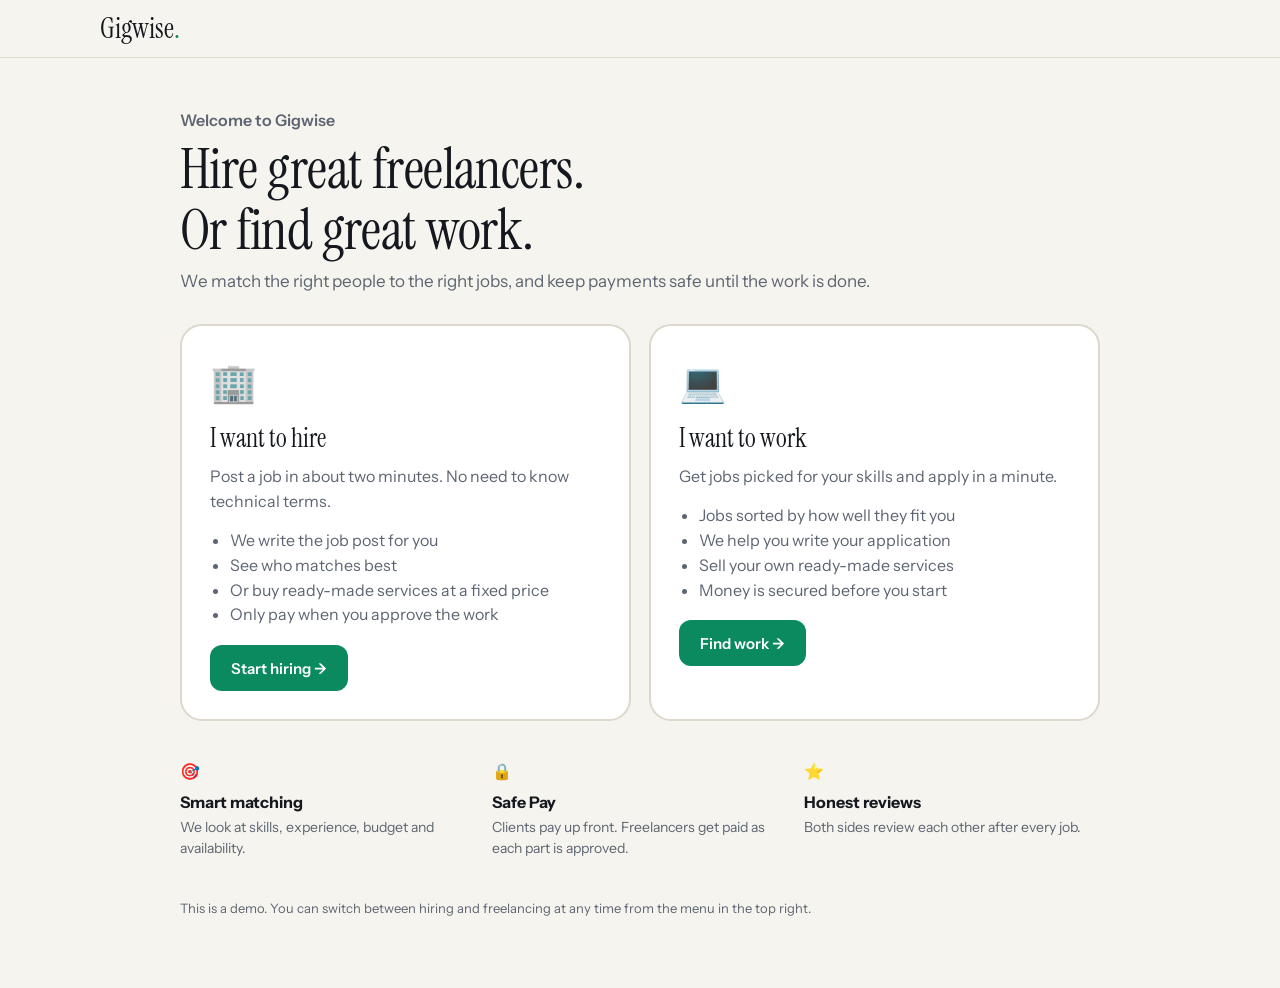
<file: gigwise.html>
<!DOCTYPE html>
<html lang="en">
<head>
<meta charset="utf-8">
<meta name="viewport" content="width=device-width, initial-scale=1, viewport-fit=cover">
<title>Gigwise – Hire and get hired, matched by AI</title>
<link href="https://fonts.googleapis.com/css2?family=Instrument+Sans:wght@400;500;600;700&family=Instrument+Serif:ital@0;1&display=swap" rel="stylesheet">
<style>
:root{--bg:#f6f4ee;--sf:#fff;--sk:#efebe2;--ink:#15181e;--mut:#5d6572;--ln:#ddd8cb;--ac:#0b8a5f;--ac2:#086e4c;--acl:#e3f4ec;--wn:#9a5600;--wl:#fdf1dc;--rk:#b3261e;--rl:#fbe7e5;--bl:#2457c5;--bll:#e6eefc;--on:#fff;
--fd:"Instrument Serif","Iowan Old Style",Georgia,serif;--fb:"Instrument Sans",system-ui,-apple-system,"Segoe UI",sans-serif;--r:16px}
@media (prefers-color-scheme:dark){:root:not([data-theme="light"]){--bg:#0f1318;--sf:#171c23;--sk:#0b0e12;--ink:#ece9e1;--mut:#a0a9b5;--ln:#2c343f;--ac:#3fcfa0;--ac2:#62e0b9;--acl:#12332a;--wn:#f2b450;--wl:#33280f;--rk:#ff8e84;--rl:#3a1a18;--bl:#8fb1ff;--bll:#17223a;--on:#042018}}
:root[data-theme="dark"]{--bg:#0f1318;--sf:#171c23;--sk:#0b0e12;--ink:#ece9e1;--mut:#a0a9b5;--ln:#2c343f;--ac:#3fcfa0;--ac2:#62e0b9;--acl:#12332a;--wn:#f2b450;--wl:#33280f;--rk:#ff8e84;--rl:#3a1a18;--bl:#8fb1ff;--bll:#17223a;--on:#042018}
*{box-sizing:border-box}html{scroll-padding-top:80px}
body{margin:0;background:var(--bg);color:var(--ink);font:16px/1.55 var(--fb);-webkit-font-smoothing:antialiased;padding-bottom:env(safe-area-inset-bottom,0px)}
h1,h2,h3{margin:0;font-weight:400}h1{font:400 clamp(32px,5vw,44px)/1.1 var(--fd);letter-spacing:-.01em}h2{font:400 26px/1.2 var(--fd)}h3{font:600 17px/1.35 var(--fb)}
p{margin:0}a{color:inherit;cursor:pointer}button{font:inherit;color:inherit}
.lead{color:var(--mut);font-size:17px;margin-top:6px}.mut{color:var(--mut)}.sm{font-size:14px}.xs{font-size:13px}
.lnk{background:none;border:0;padding:0;color:var(--ac2);font-weight:600;text-decoration:underline;text-underline-offset:3px;cursor:pointer}
:focus-visible{outline:3px solid var(--ac);outline-offset:2px;border-radius:6px}
/* top bar */
.top{position:sticky;top:0;z-index:20;background:color-mix(in srgb,var(--bg) 90%,transparent);backdrop-filter:blur(10px);border-bottom:1px solid var(--ln);padding-top:env(safe-area-inset-top,0px)}
.top>div{max-width:1120px;margin:0 auto;padding:10px 20px;display:flex;align-items:center;gap:16px}
.logo{font:400 28px var(--fd);cursor:pointer;background:none;border:0;padding:0}.logo span{color:var(--ac)}
.dnav{display:flex;gap:4px}.dnav a{display:flex;align-items:center;gap:8px;padding:9px 14px;border-radius:10px;font-weight:600;color:var(--mut);text-decoration:none}.dnav a:hover{background:var(--sk);color:var(--ink)}.dnav a.on{background:var(--sk);color:var(--ink)}
.dnav svg{width:18px;height:18px}
.tr{margin-left:auto;display:flex;align-items:center;gap:10px}
.ib{position:relative;width:44px;height:44px;border-radius:12px;border:1px solid var(--ln);background:var(--sf);display:grid;place-items:center;cursor:pointer}
.ib i{position:absolute;top:-6px;right:-6px;background:var(--rk);color:#fff;font:700 11px var(--fb);border-radius:999px;min-width:20px;height:20px;display:none;place-items:center;padding:0 5px;font-style:normal}
.who{display:flex;align-items:center;gap:10px;border:1px solid var(--ln);background:var(--sf);border-radius:999px;padding:4px 14px 4px 4px;cursor:pointer;min-height:44px}
.who .av{width:34px;height:34px;font-size:13px}.who span.t{display:flex;flex-direction:column;line-height:1.15;text-align:left}.who b{font-size:14px}.who small{font-size:12px;color:var(--ac2);font-weight:600}
.tabbar{position:fixed;left:0;right:0;bottom:0;z-index:20;background:var(--sf);border-top:1px solid var(--ln);display:none;padding-bottom:env(safe-area-inset-bottom,0px)}
.tabbar a{flex:1;display:flex;flex-direction:column;align-items:center;gap:3px;padding:8px 2px 9px;font-size:11px;font-weight:600;color:var(--mut);text-decoration:none}.tabbar a.on{color:var(--ac2)}.tabbar a.post svg{background:var(--ac);color:var(--on);border-radius:10px;padding:3px;width:28px;height:28px}
.dnav a{white-space:nowrap}@media(max-width:1140px){.dnav svg{display:none}.dnav a{padding:9px 10px}.who span.t{display:none}.who{padding:4px}}
@media(max-width:900px){.dnav,.top .btn,.who span.t{display:none}.who{padding:4px}.tabbar{display:flex}body{padding-bottom:calc(72px + env(safe-area-inset-bottom,0px))}}
/* layout */
.wrap{max-width:1040px;margin:0 auto;padding:30px 20px 70px}.narrow{max-width:720px}
.g2{display:grid;gap:20px;grid-template-columns:minmax(0,1fr);margin-top:22px}@media(min-width:900px){.g2{grid-template-columns:minmax(0,1.7fr) minmax(0,1fr)}}
.card{background:var(--sf);border:1px solid var(--ln);border-radius:var(--r);padding:22px;margin-bottom:20px}.card>h2{margin-bottom:14px}
.sh{display:flex;justify-content:space-between;align-items:center;gap:12px;flex-wrap:wrap;margin-bottom:14px}
.back{display:inline-flex;align-items:center;gap:6px;color:var(--mut);font-weight:600;text-decoration:none;margin-bottom:12px;background:none;border:0;padding:6px 0;cursor:pointer}
/* buttons & inputs */
.btn{display:inline-flex;align-items:center;justify-content:center;gap:8px;background:var(--ac);color:var(--on);border:1px solid transparent;border-radius:12px;padding:11px 20px;font:600 15px var(--fb);cursor:pointer;min-height:46px;text-decoration:none;white-space:nowrap}.btn:hover{background:var(--ac2)}
.btn svg{width:18px;height:18px}.btn.gh{background:var(--sf);color:var(--ink);border-color:var(--ln)}.btn.gh:hover{background:var(--sk)}.btn.dn{background:var(--sf);color:var(--rk);border-color:var(--ln)}
.btn.sm{min-height:40px;padding:8px 16px;font-size:14px}.btn.lg{min-height:54px;padding:14px 26px;font-size:16px}.btn.full{width:100%}.btn[disabled]{opacity:.45;cursor:not-allowed}
.btns{display:flex;gap:10px;flex-wrap:wrap;margin-top:16px}
label.f{display:block;font-weight:600;font-size:15px;margin:20px 0 7px}.hint{font-size:14px;color:var(--mut);margin-top:6px}
input,textarea,select{width:100%;padding:12px 14px;border:1px solid var(--ln);border-radius:12px;background:var(--sf);color:var(--ink);font:16px var(--fb);min-height:48px}textarea{min-height:120px;resize:vertical;line-height:1.5}
input:focus,textarea:focus,select:focus{outline:none;border-color:var(--ac);box-shadow:0 0 0 3px var(--acl)}
input[type=checkbox]{width:22px;height:22px;min-height:0;accent-color:var(--ac);flex:none}
.irow{display:flex;gap:8px;align-items:center;margin-bottom:8px}.irow>input{flex:1}
.xb{flex:none;width:44px;height:44px;border-radius:12px;border:1px solid var(--ln);background:var(--sf);cursor:pointer;color:var(--mut)}
.money{position:relative}.money:before{content:"$";position:absolute;left:14px;top:50%;transform:translateY(-50%);color:var(--mut)}.money input{padding-left:28px}
/* chips */
.chips{display:flex;flex-wrap:wrap;gap:6px;margin-top:10px}
.chip{display:inline-flex;align-items:center;gap:6px;border-radius:999px;border:1px solid var(--ln);padding:3px 11px;font-size:13px;background:var(--sf);white-space:nowrap}
.chip.a{background:var(--acl);border-color:transparent;color:var(--ac2)}.chip.w{background:var(--wl);border-color:transparent;color:var(--wn)}.chip.r{background:var(--rl);border-color:transparent;color:var(--rk)}.chip.b{background:var(--bll);border-color:transparent;color:var(--bl)}
.chip button{background:none;border:0;padding:0 0 0 2px;cursor:pointer;color:inherit;opacity:.7;font-size:14px}
.ml{font-weight:700}
.pills{display:flex;gap:8px;overflow-x:auto;padding-bottom:4px;scrollbar-width:none}.pills button{flex:none;border:1px solid var(--ln);background:var(--sf);border-radius:999px;padding:8px 16px;font-weight:600;font-size:14px;cursor:pointer;min-height:40px;color:var(--mut)}.pills button.on{background:var(--ink);border-color:var(--ink);color:var(--bg)}
.pills button em{font-style:normal;background:var(--rk);color:#fff;border-radius:999px;padding:0 7px;margin-left:6px;font-size:12px}
.opts{display:flex;flex-wrap:wrap;gap:8px}.opts button{border:1px solid var(--ln);background:var(--sf);border-radius:12px;padding:10px 16px;font-weight:500;cursor:pointer;min-height:46px}.opts button.on{border-color:var(--ac);background:var(--acl);color:var(--ac2);font-weight:600}
/* cards & lists */
.av{width:46px;height:46px;border-radius:50%;background:var(--acl);color:var(--ac2);display:grid;place-items:center;font-weight:700;flex:none;border:1px solid var(--ln)}.av.lg{width:68px;height:68px;font-size:22px}.av.c{background:var(--bll);color:var(--bl)}
.jc{display:block;background:var(--sf);border:1px solid var(--ln);border-radius:var(--r);padding:18px 20px;margin-bottom:12px;cursor:pointer;transition:border-color .15s,box-shadow .15s}.jc:hover{border-color:var(--ac);box-shadow:0 4px 18px #0000000d}
.card .jc{border-radius:14px}
.jh{display:flex;justify-content:space-between;gap:12px;align-items:flex-start}
.clamp{display:-webkit-box;-webkit-line-clamp:2;-webkit-box-orient:vertical;overflow:hidden;margin-top:8px}
.meta{display:flex;flex-wrap:wrap;gap:6px 16px;margin-top:10px;font-size:14px;color:var(--mut)}
.heart{flex:none;width:42px;height:42px;border-radius:50%;border:1px solid var(--ln);background:var(--sf);cursor:pointer;font-size:18px;color:var(--mut)}.heart.on{color:var(--rk);border-color:var(--rk);background:var(--rl)}
.person{display:flex;gap:12px;align-items:center}.person>div{flex:1;min-width:0}
.todo{display:flex;gap:14px;align-items:center;padding:14px 0;border-top:1px solid var(--ln);flex-wrap:wrap}.todo:first-of-type{border-top:0;padding-top:0}.todo>div{flex:1;min-width:200px}.todo .ic{width:40px;height:40px;border-radius:12px;background:var(--wl);display:grid;place-items:center;font-size:18px;flex:none}
.empty{color:var(--mut);padding:8px 0}
.kv{display:flex;justify-content:space-between;gap:10px;padding:8px 0;border-top:1px solid var(--ln)}.kv:first-of-type{border-top:0}.kv b{font-weight:600}
.big{font:400 42px/1.05 var(--fd)}
.box{background:var(--sk);border-radius:12px;padding:14px 16px;margin-top:12px}.box p+p{margin-top:4px}
.fit{list-style:none;padding:0;margin:10px 0 0}.fit li{padding:5px 0 5px 30px;position:relative}.fit li:before{position:absolute;left:0;top:5px;width:22px;height:22px;border-radius:50%;display:grid;place-items:center;font-size:12px;font-weight:700}
.fit li.ok:before{content:"✓";background:var(--acl);color:var(--ac2)}.fit li.warn:before{content:"!";background:var(--wl);color:var(--wn)}
.steps{margin:0;padding-left:22px}.steps li{padding:5px 0}
/* next step banner */
.next{display:flex;gap:14px;align-items:center;flex-wrap:wrap;background:var(--acl);border-radius:var(--r);padding:16px 18px;margin:18px 0}.next.w{background:var(--wl)}.next.b{background:var(--bll)}
.next .ic{font-size:26px;flex:none}.next>div{flex:1;min-width:220px}.next b{display:block;font-size:17px}.next p{color:var(--ink);opacity:.85;margin-top:2px}
.demo{margin-top:12px;font-size:14px;border:1px dashed var(--wn);border-radius:12px;padding:10px 14px;background:var(--sf)}.demo b{color:var(--wn);font-size:12px;letter-spacing:.08em;text-transform:uppercase;margin-right:6px}
/* progress */
.prog{display:flex;gap:4px;margin-top:12px}.prog span{flex:1;font-size:11px;color:var(--mut);padding-top:9px;position:relative;font-weight:600}.prog span:before{content:"";position:absolute;top:0;left:0;right:0;height:5px;border-radius:9px;background:var(--sk)}.prog span.d:before{background:var(--ac)}.prog span.c{color:var(--ink)}.prog span.c:before{background:linear-gradient(90deg,var(--ac) 50%,var(--sk) 50%)}
@media(max-width:520px){.prog span{font-size:0}}
.bar{height:8px;border-radius:9px;background:var(--sk);overflow:hidden}.bar i{display:block;height:100%;background:var(--ac);border-radius:9px}
.track{list-style:none;padding:0;margin:14px 0 0}.track li{position:relative;padding:0 0 18px 34px;color:var(--mut)}.track li:before{content:"";position:absolute;left:0;top:2px;width:20px;height:20px;border-radius:50%;border:2px solid var(--ln);background:var(--sf)}.track li:after{content:"";position:absolute;left:10px;top:24px;bottom:2px;width:2px;background:var(--ln)}.track li:last-child:after{display:none}
.track li.d{color:var(--ink)}.track li.d:before{background:var(--ac);border-color:var(--ac);content:"✓";color:var(--on);font-size:12px;display:grid;place-items:center;font-weight:700}.track li.c{color:var(--ink);font-weight:600}.track li.c:before{border-color:var(--ac);box-shadow:0 0 0 4px var(--acl)}
/* parts (milestones) */
.part{display:flex;gap:14px;padding:16px 0;border-top:1px solid var(--ln)}.part:first-of-type{border-top:0;padding-top:0}.part>div{flex:1;min-width:0}
.pn{width:34px;height:34px;border-radius:50%;background:var(--sk);color:var(--mut);display:grid;place-items:center;font-weight:700;flex:none}.pn.ok{background:var(--ac);color:var(--on)}.pn.wt{background:var(--wl);color:var(--wn)}
.pt{display:flex;justify-content:space-between;gap:10px}
/* hero & welcome */
.hero{display:flex;gap:20px;align-items:center;justify-content:space-between;flex-wrap:wrap;background:var(--ink);color:var(--bg);border-radius:20px;padding:26px 28px;margin-top:22px}.hero p{opacity:.8;margin-top:6px;max-width:520px}.hero h2{color:var(--bg)}
.choose{display:grid;gap:18px;grid-template-columns:1fr;margin-top:30px}@media(min-width:760px){.choose{grid-template-columns:1fr 1fr}}
.choice{background:var(--sf);border:2px solid var(--ln);border-radius:22px;padding:28px;text-align:left;cursor:pointer;display:flex;flex-direction:column;gap:10px;transition:border-color .15s,transform .15s}.choice:hover{border-color:var(--ac);transform:translateY(-2px)}.choice .e{font-size:38px}.choice ul{margin:4px 0 0;padding-left:20px;color:var(--mut)}
.trio{display:grid;gap:16px;grid-template-columns:1fr;margin-top:34px}@media(min-width:760px){.trio{grid-template-columns:repeat(3,1fr)}}
.trio div{padding:4px 0}.trio b{display:block;margin:6px 0 2px}
/* wizard */
.wz-top{display:flex;justify-content:space-between;align-items:center;gap:12px;margin-bottom:8px;font-weight:600;font-size:14px;color:var(--mut)}
.tiles{display:grid;gap:10px;grid-template-columns:repeat(2,1fr);margin-top:20px}@media(min-width:640px){.tiles{grid-template-columns:repeat(3,1fr)}}
.tile{border:1px solid var(--ln);background:var(--sf);border-radius:14px;padding:14px;display:flex;align-items:center;gap:10px;font-weight:600;cursor:pointer;text-align:left;min-height:58px}.tile span{font-size:22px}.tile.on{border-color:var(--ac);background:var(--acl);color:var(--ac2);box-shadow:0 0 0 1px var(--ac)}
.tier{width:100%;display:flex;gap:14px;align-items:center;border:1px solid var(--ln);background:var(--sf);border-radius:14px;padding:16px;margin-bottom:10px;cursor:pointer;text-align:left}.tier.on{border-color:var(--ac);box-shadow:0 0 0 1px var(--ac);background:var(--acl)}
.tier .rd{width:22px;height:22px;border-radius:50%;border:2px solid var(--ln);flex:none}.tier.on .rd{border:7px solid var(--ac)}.tier>div{flex:1}.tier .amt{font:400 26px var(--fd)}
.rec{font-size:12px;font-weight:700;color:var(--ac2);background:var(--sf);border-radius:999px;padding:2px 8px;margin-left:6px;border:1px solid var(--ac);white-space:nowrap;display:inline-block}
.wz-nav{display:flex;justify-content:space-between;gap:10px;margin-top:24px;flex-wrap:wrap}
.ai{display:flex;align-items:center;gap:14px;padding:40px 0;justify-content:center}.spin{width:26px;height:26px;border-radius:50%;border:3px solid var(--acl);border-top-color:var(--ac);animation:sp .8s linear infinite}@keyframes sp{to{transform:rotate(360deg)}}
.check{display:flex;gap:12px;align-items:flex-start;cursor:pointer;font-size:15px;margin-top:16px}
/* sticky apply bar (mobile) */
.stick{position:sticky;bottom:calc(72px + env(safe-area-inset-bottom,0px));z-index:5;background:var(--sf);border:1px solid var(--ln);border-radius:16px;padding:12px;display:none;gap:10px;box-shadow:0 8px 24px #0002;margin-top:10px}
@media(max-width:820px){.stick{display:flex}.stick .btn{flex:1}.hide-m{display:none}}
/* messages */
.mlay{display:grid;grid-template-columns:minmax(0,1fr);border:1px solid var(--ln);border-radius:var(--r);background:var(--sf);overflow:hidden;min-height:520px;margin-top:20px}@media(min-width:821px){.mlay{grid-template-columns:320px minmax(0,1fr)}}
.ml-list{border-right:1px solid var(--ln);overflow:auto;max-height:70vh}.ml-list a{display:flex;gap:12px;padding:14px 16px;border-bottom:1px solid var(--ln);text-decoration:none;cursor:pointer}.ml-list a.on{background:var(--acl)}.ml-list a>div{min-width:0;flex:1}.ml-list p{white-space:nowrap;overflow:hidden;text-overflow:ellipsis}
.thread{display:flex;flex-direction:column;min-height:520px}.th-h{padding:14px 18px;border-bottom:1px solid var(--ln);display:flex;gap:12px;align-items:center}.th-b{flex:1;padding:18px;display:flex;flex-direction:column;gap:10px;overflow:auto;max-height:55vh}
.bub{max-width:80%;padding:10px 14px;border-radius:16px;background:var(--sk);border-bottom-left-radius:4px}.bub.me{align-self:flex-end;background:var(--ac);color:var(--on);border-bottom-left-radius:16px;border-bottom-right-radius:4px}
.th-f{display:flex;gap:8px;padding:12px;border-top:1px solid var(--ln)}
@media(max-width:820px){.mlay.has .ml-list{display:none}.mlay:not(.has) .thread{display:none}.ml-list{border-right:0;max-height:none}}
/* overlays */
#sheet{position:fixed;inset:0;background:#000a;display:none;align-items:center;justify-content:center;z-index:40;padding:16px}
#sheet>div{background:var(--sf);border-radius:20px;padding:24px;max-width:580px;width:100%;max-height:90vh;overflow:auto;position:relative}
#sheet .x{position:absolute;top:14px;right:14px}
@media(max-width:620px){#sheet{align-items:flex-end;padding:0}#sheet>div{border-radius:20px 20px 0 0;max-height:92vh;padding-bottom:calc(24px + env(safe-area-inset-bottom,0px))}}
.pop{position:fixed;right:16px;width:min(380px,calc(100vw - 32px));background:var(--sf);border:1px solid var(--ln);border-radius:16px;box-shadow:0 14px 40px #0004;z-index:30;display:none;max-height:72vh;overflow:auto}
.pop .h{display:flex;justify-content:space-between;align-items:center;padding:14px 16px}
.ni{display:block;padding:12px 16px;border-top:1px solid var(--ln);font-size:15px;cursor:pointer}.ni.u{background:var(--acl)}.ni:hover{background:var(--sk)}
.mi{display:flex;width:100%;align-items:center;gap:10px;padding:13px 16px;border:0;border-top:1px solid var(--ln);background:none;cursor:pointer;text-align:left;font-weight:500}.mi:hover{background:var(--sk)}
#toast{position:fixed;left:50%;bottom:calc(90px + env(safe-area-inset-bottom,0px));transform:translateX(-50%);background:var(--ink);color:var(--bg);padding:12px 20px;border-radius:12px;display:none;z-index:50;max-width:min(92vw,480px);text-align:center;box-shadow:0 8px 24px #0004}
.star{font-size:34px;cursor:pointer;color:var(--ln);background:none;border:0;padding:0 2px}.star.on{color:#e8a317}
details>summary{cursor:pointer;font-weight:600;list-style:none}details>summary::-webkit-details-marker{display:none}details>summary:after{content:" ▾";color:var(--mut)}
:root{--s1:#2a78d6;--s2:#eb6834;--s3:#1baf7a;--s4:#eda100;--s5:#e87ba4;--grid:#e1e0d9;--axis:#c3c2b7}
@media (prefers-color-scheme:dark){:root:not([data-theme="light"]){--s1:#3987e5;--s2:#d95926;--s3:#199e70;--s4:#c98500;--s5:#d55181;--grid:#2c2c2a;--axis:#383835}}
:root[data-theme="dark"]{--s1:#3987e5;--s2:#d95926;--s3:#199e70;--s4:#c98500;--s5:#d55181;--grid:#2c2c2a;--axis:#383835}
.ch{position:relative;margin:16px 0 0 44px}
.ch-g{position:absolute;left:0;right:0;border-top:1px solid var(--grid)}.ch-g.b{border-top-color:var(--axis)}.ch-g span{position:absolute;left:-46px;top:-9px;width:40px;text-align:right;font-size:11px;color:var(--mut);font-variant-numeric:tabular-nums}
.ch-cols{position:absolute;inset:0;display:flex;gap:4px;align-items:stretch}
.ch-c{flex:1;min-width:0;display:flex;align-items:flex-end;justify-content:center;background:none;border:0;padding:0;cursor:pointer;border-radius:6px}.ch-c:hover,.ch-c:focus-visible{background:color-mix(in srgb,var(--ink) 6%,transparent)}
.ch-st{width:min(78%,34px);display:flex;flex-direction:column-reverse;gap:2px;border-radius:4px 4px 0 0;overflow:hidden}.ch-st i{display:block;min-height:2px}
.ch-c.on .ch-st{box-shadow:0 0 0 2px var(--sf),0 0 0 4px var(--ink)}
.ch-x{position:absolute;top:100%;left:0;right:0;display:flex;gap:4px;padding-top:6px}.ch-x span{flex:1;min-width:0;text-align:center;font-size:11px;color:var(--mut);overflow:hidden}.ch-x span.on{color:var(--ink);font-weight:700}.ch-x em{font-style:normal}.ch-x .ls{display:none}@media(max-width:600px){.ch-x.many .lf{display:none}.ch-x.many .ls{display:inline}}
.ch-tip{position:absolute;pointer-events:none;background:var(--sf);border:1px solid var(--ln);border-radius:12px;box-shadow:0 8px 24px #0003;padding:10px 12px;font-size:13px;display:none;z-index:3;min-width:190px;transform:translate(-50%,-100%)}
.lg{display:flex;flex-wrap:wrap;gap:6px 16px;font-size:13px;color:var(--mut)}
.sw{display:inline-block;width:10px;height:10px;border-radius:3px;margin-right:6px;vertical-align:baseline}
.stk{display:flex;gap:2px;height:12px;border-radius:6px;overflow:hidden}.stk i{display:block;height:100%;min-width:3px}
.grid3{display:grid;gap:16px;grid-template-columns:repeat(auto-fill,minmax(250px,1fr))}
.sv{background:var(--sf);border:1px solid var(--ln);border-radius:var(--r);overflow:hidden;cursor:pointer;display:flex;flex-direction:column;transition:border-color .15s,box-shadow .15s}.sv:hover{border-color:var(--ac);box-shadow:0 4px 18px #0000000f}
.sv .bd{padding:14px 16px;display:flex;flex-direction:column;gap:8px;flex:1}.sv .ft{display:flex;justify-content:space-between;align-items:center;gap:8px;border-top:1px solid var(--ln);padding:10px 16px}
.cov{height:140px;display:grid;place-items:center;font-size:56px}.cov.lg{height:230px;font-size:96px;border-radius:var(--r)}.cov.sm{height:72px;font-size:32px}
.dot-on{display:inline-block;width:8px;height:8px;border-radius:50%;background:#22c55e;margin-right:5px;vertical-align:middle}
.pk{display:flex;border-bottom:1px solid var(--ln);margin:-6px -6px 0}.pk button{flex:1;padding:12px 6px;border:0;background:none;font-weight:600;color:var(--mut);cursor:pointer;border-bottom:3px solid transparent;min-height:46px}.pk button.on{color:var(--ink);border-bottom-color:var(--ac)}
.hire3{display:grid;gap:14px;grid-template-columns:1fr;margin-top:14px}@media(min-width:760px){.hire3{grid-template-columns:repeat(3,1fr)}}
.h3c{background:var(--sf);border:1px solid var(--ln);border-radius:18px;padding:20px;text-align:left;cursor:pointer;display:flex;flex-direction:column;gap:6px;transition:border-color .15s,transform .15s}.h3c:hover{border-color:var(--ac);transform:translateY(-2px)}.h3c .e{font-size:28px}.h3c b{font-size:17px}.h3c .lnk{margin-top:auto;padding-top:6px}
.tl p{padding:9px 0;border-top:1px solid var(--ln);font-size:14px}.tl p:first-child{border-top:0}.tl small{display:block;color:var(--mut);font-size:12px}
</style>
</head>
<body>
<header class="top"><div id="top"></div></header>
<main id="A"></main>
<nav class="tabbar" id="tb" aria-label="Main"></nav>
<div id="np" class="pop" role="dialog" aria-label="Notifications"></div>
<div id="menu" class="pop" role="menu"></div>
<div id="sheet" onclick="if(event.target==this)closeS()" role="dialog" aria-modal="true"><div id="sb"></div></div>
<div id="toast" role="status" aria-live="polite"></div>
<script>
/* =============== helpers =============== */
const $=id=>document.getElementById(id),
esc=s=>String(s??"").replace(/[&<>"']/g,c=>({"&":"&amp;","<":"&lt;",">":"&gt;",'"':"&quot;","'":"&#39;"}[c])),
$$=n=>"$"+Math.round(n).toLocaleString("en-US"),now=()=>Date.now(),
ago=t=>{const s=(now()-t)/1e3;return s<60?"just now":s<3600?Math.floor(s/60)+" min ago":s<86400?Math.floor(s/3600)+" hours ago":Math.floor(s/86400)+" days ago"},
clone=o=>JSON.parse(JSON.stringify(o)),ini=n=>n.split(" ").map(x=>x[0]).join("").slice(0,2),first=n=>n.split(" ")[0],
kv=(a,b)=>`<div class="kv"><span>${a}</span><b>${b}</b></div>`,
I=d=>`<svg width="22" height="22" viewBox="0 0 24 24" fill="none" stroke="currentColor" stroke-width="2" stroke-linecap="round" stroke-linejoin="round" aria-hidden="true">${d}</svg>`;
const IC={home:I('<path d="M3 10.5 12 3l9 7.5V21h-6v-6H9v6H3z"/>'),plus:I('<path d="M12 5v14M5 12h14"/>'),brief:I('<rect x="3" y="7" width="18" height="13" rx="2"/><path d="M9 7V5a2 2 0 0 1 2-2h2a2 2 0 0 1 2 2v2"/>'),chat:I('<path d="M21 12a8 8 0 0 1-11.6 7.1L4 20l1-4.6A8 8 0 1 1 21 12z"/>'),search:I('<circle cx="11" cy="11" r="7"/><path d="m20 20-3.5-3.5"/>'),user:I('<circle cx="12" cy="8" r="4"/><path d="M4 21a8 8 0 0 1 16 0"/>'),store:I('<path d="M3 9l1.5-5h15L21 9M3 9v11h18V9M3 9h18M9 20v-6h6v6"/>'),chart:I('<path d="M4 20V11M10 20V5M16 20v-6M22 20H2"/>'),bell:I('<path d="M6 8a6 6 0 0 1 12 0c0 7 3 9 3 9H3s3-2 3-9"/><path d="M10.3 21a1.94 1.94 0 0 0 3.4 0"/>'),x:I('<path d="M18 6 6 18M6 6l12 12"/>')};
const ME="Bloom Studio",ME_CI={loc:"Mumbai, India",spent:1560,hires:1,rating:5},KEY="gigwise-app-v3",CFEE=.05,FFEE=.10;

/* =============== data =============== */
const F0=[
{n:"Aarav Mehta",t:"Full-stack developer",s:["React","Node.js","MongoDB","TypeScript","REST API","Stripe"],r:35,x:6,q:4.8,j:42,av:3,loc:"Bengaluru, India",jss:96,b:"Builds MVPs, dashboards, booking flows, payments and real-time chat for startups.",port:["Yoga studio booking platform","SaaS analytics dashboard"]},
{n:"Priya Nair",t:"UI/UX designer",s:["Figma","UI Design","UX Research","Prototyping","Branding"],r:30,x:5,q:4.9,j:57,av:5,loc:"Kochi, India",jss:98,b:"Designs mobile and web interfaces, design systems and clickable prototypes for consumer brands and early-stage startups.",port:["Fintech app redesign","Café brand identity","Design system for a health app"]},
{n:"Rohan Iyer",t:"Mobile developer",s:["Flutter","React Native","Firebase","Dart","Mobile App"],r:40,x:7,q:4.7,j:31,av:14,loc:"Chennai, India",jss:93,b:"Ships cross-platform mobile apps, fitness trackers, push notifications and offline sync.",port:["Running tracker app","Grocery delivery app"]},
{n:"Sneha Kulkarni",t:"Data scientist",s:["Python","Machine Learning","NLP","TensorFlow","SQL"],r:50,x:8,q:4.9,j:26,av:7,loc:"Pune, India",jss:97,b:"Builds recommendation engines, text classification, chatbots and data pipelines.",port:["Product recommendation engine","Support ticket classifier"]},
{n:"Karan Shah",t:"Backend engineer",s:["Python","Django","PostgreSQL","AWS","Docker","REST API"],r:45,x:9,q:4.6,j:38,av:2,loc:"Ahmedabad, India",jss:91,b:"Scalable APIs, database design, cloud deployment and performance tuning.",port:["Payments API for a marketplace","AWS migration for an edtech"]},
{n:"Meera Joshi",t:"Content & SEO writer",s:["Copywriting","SEO","Blogging","Marketing"],r:18,x:4,q:4.7,j:64,av:10,loc:"Jaipur, India",jss:95,b:"Landing page copy, blog strategy, SEO audits and social content for brands.",port:["SEO blog for a skincare brand","Landing page copy for a SaaS"]},
{n:"Dev Patel",t:"Shopify & WordPress developer",s:["WordPress","Shopify","PHP","JavaScript","E-commerce"],r:25,x:5,q:4.5,j:22,av:4,loc:"Surat, India",jss:89,b:"Online stores, custom themes, payment gateway integration and site migrations.",port:["Shopify store for a tea brand","WooCommerce to Shopify migration"]},
{n:"Ananya Rao",t:"AI / LLM engineer",s:["Python","LLM","Prompt Engineering","LangChain","React","NLP"],r:60,x:4,q:4.8,j:19,av:21,loc:"Hyderabad, India",jss:100,b:"Builds AI assistants, chatbots, RAG search and automation using large language models.",port:["Legal document Q&A assistant"]}];
const STOP=new Set("the a an and or to of for in on with is are we i our need needs want build looking app that this it as be by from will can".split(" "));
const tok=s=>(s.toLowerCase().match(/[a-z0-9+#.]{3,}/g)||[]).filter(w=>!STOP.has(w));
const CT=[["Web development","🌐","Website or web app"],["Mobile","📱","Mobile app"],["Design","🎨","Design & branding"],["AI & data","🤖","AI & chatbots"],["E-commerce","🛒","Online store"],["Writing & marketing","✍️","Writing & SEO"]];
const CATS=CT.map(c=>c[0]);
const QS={"Web development":"Share a link to a similar site or app you’ve built.","Mobile":"Which apps have you published to the App Store or Play Store?","AI & data":"Describe an AI or data project you’ve shipped.","Design":"Share 2–3 portfolio pieces closest to this brief.","E-commerce":"Share an online store you’ve built.","Writing & marketing":"Share a writing sample in a similar niche."};
const EXS={"Web development":"I want a website for our yoga studio where people can book classes and pay online, plus an admin page to manage the schedule.","Mobile":"We need a mobile app with a chatbot that creates workout plans. Track progress and send reminders. Clean modern UI.","Design":"We need a new logo and brand kit for our bakery, plus designs for our menu and Instagram posts.","AI & data":"We want an AI chatbot that answers customer questions using our help articles, on our website.","E-commerce":"Looking for someone to build a Shopify store for our organic tea brand, with a payment gateway and product pages.","Writing & marketing":"We need 8 blog posts a month about healthy cooking, written for SEO, plus a keyword plan."};
const KW=[[/\bmobile|\bios\b|\bandroid/,["Flutter","Mobile App"]],[/\bchat ?bot|\bassistant\b|\bai\b|\bgpt|\bllm/,["LLM","NLP"]],[/\bwebsite|\bweb app|\blanding page/,["React","UI Design"]],[/\bstore\b|\bshop\b|\becommerce|\be-commerce/,["Shopify","E-commerce"]],[/\bpay|\bcheckout|\bsubscription/,["Stripe"]],[/\bbook(ing)?\b|\breserv/,["Node.js"]],[/\blogo|\bbrand/,["Branding"]],[/\bdesign|\bui\b|\bux\b|\binterface|\binstagram/,["UI Design","Figma"]],[/\bblog|\bseo\b|\bcontent|\bkeyword/,["SEO","Copywriting","Blogging"]],[/\bbackend|\bapi\b|\bdatabase/,["REST API","PostgreSQL"]],[/\brecommend|\bpredict|\bmachine learning|\bml\b/,["Machine Learning"]],[/\bdashboard|\banalytics/,["React","SQL"]],[/\bpython\b/,["Python"]]];
let DB,F,P,W;
const S={role:null,fid:7,jf:"all",af:"all",wf:null,q:"",fcat:"All",fsort:"match",fsaved:false,ap:null,om:null,sub:{},star:5,xq:"",xcat:"All",xsort:"rec",ord:null,ns:null,tip:0};
const base=()=>({status:"open",mine:0,props:[],inv:[],invAt:{},auto:[],saved:[],ms:[],log:[],rev:{},offer:null,hired:null,price:0,vis:"public",qs:[],level:"Intermediate",files:[],cat:"Web development",ci:{},start:7});
const getP=id=>P.find(x=>x.id==id),fi=n=>F.findIndex(f=>f.n==n),live=x=>x.st!="Withdrawn",ARCH=["Declined","Not selected","Offer declined"],arch=x=>ARCH.includes(x.st),ACT=["Submitted","Viewed","Shortlisted"];
const SK=()=>[...new Set(F.flatMap(f=>f.s))].sort();
const splitMs=bid=>{const a=Math.round(bid*.3),b=Math.round(bid*.4);return[{name:"Plan and first draft",amt:a},{name:"Build the main features",amt:b},{name:"Final version and launch",amt:bid-a-b}]};

function seed(){F=clone(F0);const t=now(),H=36e5,D=24*H;
 P=[
 {id:101,client:"Ember & Wick",ci:{loc:"Pune, India",spent:4200,hires:6,rating:4.8},cat:"E-commerce",title:"Online store for handmade candles",desc:"We need a Shopify store with a payment gateway and an SEO-friendly blog for our candle brand.",skills:["Shopify","SEO","E-commerce"],dels:["Store setup and theme","Payment gateway","SEO blog and product copy"],budget:1500,hours:50,weeks:4,posted:t-5*H,qs:["Share an online store you’ve built."]},
 {id:102,client:"Northwind Clinic",ci:{loc:"London, UK",spent:18600,hires:14,rating:4.9},cat:"AI & data",title:"Customer support chatbot",desc:"An AI chatbot that answers patient questions using our help articles, with a chat widget for our React website and handover to a human agent.",skills:["LLM","Python","React"],dels:["Chatbot that answers from our help docs","Website chat widget","Handover to a human agent"],budget:3600,hours:60,weeks:5,start:21,posted:t-3*H,inv:["Ananya Rao"],invAt:{"Ananya Rao":t-2*H},qs:["Describe an AI or data project you’ve shipped."],level:"Expert"},
 {id:103,client:"Kiln & Co",ci:{loc:"Austin, USA",spent:900,hires:2,rating:4.6},cat:"Design",title:"Brand identity and app design",desc:"Mobile app screens, a clickable prototype and a brand identity for our pottery studio.",skills:["Figma","UI Design","Branding"],dels:["Logo and brand kit","App screen designs","Clickable prototype"],budget:1800,hours:60,weeks:4,posted:t-26*H,qs:["Share 2–3 portfolio pieces closest to this brief."]},
 {id:104,client:"Pulse Fitness",ci:{loc:"Dubai, UAE",spent:7300,hires:5,rating:4.7},cat:"Mobile",title:"Fitness tracking app (first version)",desc:"Cross-platform app with workout logging, reminders and a simple coach chat.",skills:["Flutter","Firebase","UI Design"],dels:["Workout logging","Reminders","Coach chat"],budget:4200,hours:90,weeks:8,start:14,posted:t-2*D},
 {id:105,client:"Atlas Logistics",ci:{loc:"Singapore",spent:12400,hires:9,rating:4.8},cat:"Web development",title:"Shipment tracking dashboard",desc:"A React dashboard that shows shipments and delays from our database, with simple charts and a login for our team. Python backend is a plus.",skills:["React","Python","SQL"],dels:["Login for our team","Shipments table with filters","Delay charts"],budget:3000,hours:60,weeks:5,posted:t-9*H},
 {id:106,client:"Bright Leaf Tea",ci:{loc:"Darjeeling, India",spent:650,hires:3,rating:4.9},cat:"Writing & marketing",title:"Blog posts and SEO for our tea shop",desc:"Eight blog posts a month about tea and wellness, written for SEO, plus a simple keyword plan.",skills:["SEO","Copywriting","Blogging"],dels:["Keyword plan","8 blog posts","Monthly report"],budget:800,hours:36,weeks:4,posted:t-30*H},
 {id:201,mine:1,client:ME,ci:ME_CI,cat:"Web development",title:"Class booking website for our studio",desc:"Website where customers can browse pottery classes, book a slot and pay online, plus an admin page to manage classes.",skills:["React","Node.js","Stripe","UI Design"],dels:["Class listing and booking","Online payments","Admin page"],budget:2400,hours:64,weeks:6,posted:t-D,qs:["Have you built a booking system before?"]},
 {id:202,mine:1,client:ME,ci:ME_CI,cat:"Design",title:"Logo refresh and brand kit",desc:"Refresh our studio logo and create a simple brand kit with colours, fonts and social media templates.",skills:["Figma","Branding","UI Design"],dels:["Moodboard and directions","Final logo and variations","Brand kit handover"],budget:1200,hours:40,weeks:3,posted:t-6*D,status:"active",hired:"Priya Nair",price:1200}
 ].map(p=>({...base(),...p}));
 const a=getP(201);
 a.props=[[0,2250,16,"Shortlisted","Hi! I recently built a booking platform for a yoga studio with online payments and an admin calendar, so I can reuse what works and launch quickly.","Yes, a yoga studio booking platform that handles about 1,200 bookings a month."],
  [1,1950,18,"Submitted","Hello! I’d design the booking flow first so it’s effortless on phones, then build it with a developer I work with. You’d see a clickable prototype in week one.","I designed table reservations for a café chain."],
  [6,1700,14,"Viewed","I can set this up quickly on WordPress with a booking plugin and online payments. That keeps costs low and lets you edit classes yourself.","Yes, for two salons and a dance school."]]
  .map(([fi,bid,days,st,letter,ans],k)=>({fi,bid,days,st,letter,ans:[ans],ms:splitMs(bid),score:match(a,F[fi]).score,at:t-(20-k*6)*H}));
 a.log=[{t:"Dev Patel applied",at:t-8*H},{t:"Priya Nair applied",at:t-14*H},{t:"Aarav Mehta applied",at:t-20*H},{t:"Job posted",at:t-D}];
 const b=getP(202),bm=[{name:"Moodboard and directions",amt:360},{name:"Final logo and variations",amt:480},{name:"Brand kit handover",amt:360}];
 b.offer={fi:1,amt:1200,ms:clone(bm),note:"Love your café work, let’s do this!",start:"Right away",st:"accepted",at:t-5*D};
 b.props=[{fi:1,bid:1200,days:18,st:"Hired",letter:"I’d love to refresh your logo while keeping the warmth people already associate with Bloom.",ans:[],ms:clone(bm),score:match(b,F[1]).score,at:t-5.5*D}];
 b.ms=[{...bm[0],st:"approved",note:"Three moodboards with font and colour directions. Direction B feels closest to your brief.",files:["moodboards.pdf"],paidAt:t-3*D},{...bm[1],st:"submitted",note:"Final logo in full colour, black and white, and icon versions, plus wide and stacked layouts.",files:["logo-final.fig","logo-variations.pdf"],subAt:t-3*H},{...bm[2],st:"todo"}];
 b.log=[{t:"Priya Nair sent “Final logo and variations”",at:t-3*H},{t:"You paid $360 for “Moodboard and directions”",at:t-3*D},{t:"Priya Nair accepted your offer",at:t-5*D},{t:"Job posted",at:t-6*D}];
 DB={F,P,N:[{to:"c",t:"Priya sent “Final logo and variations” for you to check",pid:202,at:t-3*H,r:0},{to:"c",t:"Dev Patel applied to “Class booking website for our studio”",pid:201,at:t-8*H,r:0},{to:7,t:"✉️ Northwind Clinic invited you to apply to “Customer support chatbot”",pid:102,at:t-2*H,r:0},{to:1,t:"💰 Bloom Studio paid you $360 for “Moodboard and directions”",pid:202,at:t-3*D,r:1}],
  chats:{"202-1":[["f","Hi! I’ve uploaded the final logo and three variations. Let me know what you think 🙂",t-3*H]],"201-0":[["c","Hi Aarav, thanks for applying. Could the admin page handle classes that repeat every week?",t-18*H],["f","Absolutely. Repeating classes are built in, and I can add holiday closures too.",t-17*H]]},
  tx:[{fi:1,t:"Logo refresh and brand kit · Moodboard and directions",amt:324,at:t-3*D,src:"fixed",c:ME}],cx:[{t:"Moodboard and directions",job:"Logo refresh and brand kit",pid:202,amt:360,kind:"fixed",at:t-3*D},{t:"Service fee · Moodboard and directions",job:"Logo refresh and brand kit",pid:202,amt:18,kind:"fee",at:t-3*D}],cbud:3000,ui:{}};seedMore(t)}
function load(){try{const s=localStorage.getItem(KEY);if(s){DB=JSON.parse(s);F=DB.F;P=DB.P;S.role=DB.ui?.role||null;S.fid=DB.ui?.fid??7;return}}catch(e){}seed()}
function save(){DB.ui={role:S.role,fid:S.fid};try{localStorage.setItem(KEY,JSON.stringify(DB))}catch(e){}}
function resetDemo(){try{localStorage.removeItem(KEY)}catch(e){}const r=S.role;seed();S.role=r;S.fid=7;closeS();closePops();nav("home");toast("Demo data reset")}

/* =============== matching =============== */
function match(p,f){const fs=f.s.map(x=>x.toLowerCase()),hit=p.skills.filter(s=>fs.includes(s.toLowerCase())),miss=p.skills.filter(s=>!hit.includes(s));
 const pt=new Set(tok(p.title+" "+p.desc)),ft=new Set(tok(f.b+" "+f.t));let ov=0;pt.forEach(w=>ft.has(w)&&ov++);
 const sk=Math.min(100,Math.round((p.skills.length?100*hit.length/p.skills.length:40)*.85+Math.min(15,ov*5))),exp=Math.min(100,Math.max(0,Math.round(f.x*8+(f.q-4)*35+f.j/4)));
 const hb=p.budget/Math.max(1,p.hours),bud=f.r<=hb?100:Math.max(0,Math.round(100-(f.r-hb)/hb*120)),lead=p.start??7,av=f.av<=lead?100:Math.max(0,100-(f.av-lead)*5);
 return{f,hit,miss,hb,parts:{sk,exp,bud,av},score:Math.round(.4*sk+.2*exp+.25*bud+.15*av)}}
const mLab=s=>s>=75?["Great match","a"]:s>=60?["Good match","b"]:["Possible match",""];
const mChip=s=>{const[l,c]=mLab(s);return `<span class="chip ml ${c}">${c=="a"?"★ ":""}${l}</span>`};
function fitList(p,f,you){const m=match(p,f),L=[];
 if(m.hit.length)L.push(["ok",`${you?"You know":"Knows"} ${m.hit.join(", ")}`]);
 if(m.miss.length)L.push(["warn",`${you?"Your profile doesn’t list":"Doesn’t list"} ${m.miss.join(", ")}`]);
 L.push(m.parts.bud>=100?["ok",you?`Pays about $${Math.round(m.hb)}/hr, at or above your rate`:`Their rate ($${f.r}/hr) fits your budget`]:["warn",you?`Pays about $${Math.round(m.hb)}/hr, below your $${f.r}/hr rate`:`Their rate ($${f.r}/hr) is above your budget`]);
 L.push(m.parts.av>=80?["ok",you?"You can start in time":`Can start in ${f.av} days`]:["warn",you?`You can start in ${f.av} days, later than the client wants`:`Can start in ${f.av} days, later than you wanted`]);
 if(!you)L.push(["ok",`Rated ${f.q}★ from ${f.j} jobs`]);
 return `<ul class="fit">${L.map(([k,t])=>`<li class="${k}">${esc(t)}</li>`).join("")}</ul>`}

/* =============== shell =============== */
function toast(t){const e=$("toast");e.textContent=t;e.style.display="block";clearTimeout(toast.t);toast.t=setTimeout(()=>e.style.display="none",3200)}
function sheet(h){$("sb").innerHTML=`<button class="xb x" onclick="closeS()" aria-label="Close">✕</button>`+h;$("sheet").style.display="flex";setTimeout(()=>$("sb").querySelector("input,textarea,button:not(.x)")?.focus(),50)}
function closeS(){$("sheet").style.display="none"}
const route=()=>(location.hash.replace(/^#\/?/,"")||"home").split("/");
function nav(h){if(location.hash=="#/"+h){render();scrollTo(0,0)}else location.hash="#/"+h}
addEventListener("hashchange",()=>{closePops();render();scrollTo(0,0)});
function log(p,t){p.log.unshift({t,at:now()})}
function notify(to,t,pid){DB.N.unshift({to,t,pid,at:now(),r:0});if((to==="c"&&S.role=="client")||(to===S.fid&&S.role=="free"))toast(t)}
function setRole(r){S.role=r;closePops();closeS();save();nav("home");toast(r=="client"?`You’re now hiring as ${ME}`:`You’re now freelancing as ${F[S.fid].n}`)}
function asFree(i,pid){S.role="free";S.fid=i;closePops();save();nav("gig/"+pid);toast(`Now seeing this as ${F[i].n}`)}
function asClient(pid,tab){S.role="client";closePops();save();nav(`job/${pid}${tab?"/"+tab:""}`);toast(`Now seeing this as ${ME}`)}
const busy=()=>{const a=document.activeElement;return $("sheet").style.display=="flex"||(a&&/INPUT|TEXTAREA|SELECT/.test(a.tagName))};
function render(){
 if(!S.role){$("top").innerHTML=`<button class="logo" onclick="nav('home')">Gigwise<span>.</span></button>`;$("tb").innerHTML="";$("A").innerHTML=welcome();save();return}
 const C=S.role=="client",r=route(),k=r[0];
 const L=C?[["home","Home",IC.home],["explore","Explore",IC.search],["post","Post a job",IC.plus],["jobs","My jobs",IC.brief],["messages","Messages",IC.chat]]:[["home","Home",IC.home],["find","Find jobs",IC.search],["work","My work",IC.brief],["services","My services",IC.store],["earnings","Earnings",IC.chart],["messages","Messages",IC.chat],["profile","Profile",IC.user]];
 const on=x=>x==k||(x=="jobs"&&k=="job")||(x=="find"&&(k=="gig"||k=="apply"))||(x=="post"&&k=="posted")||(x=="explore"&&k=="service")||(x=="services"&&(k=="newservice"||k=="service"));
 const me=C?{n:ME,s:"Hiring",i:"BS"}:{n:F[S.fid].n,s:"Freelancing",i:ini(F[S.fid].n)};
 $("top").innerHTML=`<button class="logo" onclick="nav('home')" aria-label="Home">Gigwise<span>.</span></button><nav class="dnav" aria-label="Main">${L.filter(x=>!(C&&x[0]=="post")&&x[0]!="profile").map(([h,l,i])=>`<a href="#/${h}" class="${on(h)?"on":""}">${i}${l}</a>`).join("")}</nav>
 <div class="tr">${C?`<a class="btn sm" href="#/post" onclick="newPost();return false">${IC.plus}Post a job</a>`:""}<button class="ib" onclick="togglePop(event,'np')" aria-label="Notifications">${IC.bell}<i id="bc"></i></button><button class="who" onclick="togglePop(event,'menu')" aria-label="Account and mode"><span class="av ${C?"c":""}">${me.i}</span><span class="t"><b>${esc(me.n)}</b><small>${me.s} ▾</small></span></button></div>`;
 $("tb").innerHTML=L.filter(x=>x[0]!="profile"&&x[0]!="services").map(([h,l,i])=>`<a href="#/${h}" class="${on(h)?"on":""} ${h=="post"?"post":""}" ${h=="post"?`onclick="newPost();return false"`:""}>${i}${l}</a>`).join("");
 const V=C?{home:cHome,explore:cExplore,service:svPage,post:cPost,posted:cPosted,jobs:cJobs,job:cJob,messages:msgs}:{home:fHome,find:fFind,gig:fGig,apply:fApply,work:fWork,services:fServices,newservice:fNewService,earnings:fEarn,service:svPage,messages:msgs,profile:fProfile};
 $("A").innerHTML=(V[k]||V.home)(r[1],r[2]);updBell();save();
 if($("ft"))fTot()}
function togglePop(e,id){e.stopPropagation();const o=$(id).style.display=="block";closePops();if(o)return;const el=$(id);el.style.top=document.querySelector(".top").getBoundingClientRect().bottom+8+"px";el.style.display="block";id=="np"?drawN():drawMenu()}
function closePops(){$("np").style.display="none";$("menu").style.display="none"}
document.addEventListener("click",e=>{["np","menu"].forEach(id=>{if(!$(id).contains(e.target))$(id).style.display="none"})});
document.addEventListener("keydown",e=>{if(e.key=="Escape"){closeS();closePops()}});
const myN=()=>DB.N.filter(n=>S.role=="client"?n.to==="c":n.to===S.fid);
function updBell(){const e=$("bc");if(!e)return;const u=myN().filter(n=>!n.r).length;e.textContent=u;e.style.display=u?"grid":"none";if($("np").style.display=="block")drawN()}
function drawN(){const L=myN().slice(0,30);$("np").innerHTML=`<div class="h"><b>Notifications</b>${L.some(n=>!n.r)?`<button class="lnk sm" onclick="myN().forEach(n=>n.r=1);updBell();save()">Mark all as read</button>`:""}</div>${L.map(n=>`<a class="ni ${n.r?"":"u"}" onclick="openN(${DB.N.indexOf(n)})">${esc(n.t)}<span class="mut xs" style="display:block">${ago(n.at)}</span></a>`).join("")||'<p class="mut" style="padding:0 16px 16px">You’re all caught up.</p>'}`}
function openN(k){const n=DB.N[k];n.r=1;closePops();if(n.pid&&getP(n.pid))nav(S.role=="client"?"job/"+n.pid:"gig/"+n.pid);else render()}
function drawMenu(){const C=S.role=="client";$("menu").innerHTML=`<div class="h"><div class="person"><span class="av ${C?"c":""}">${C?"BS":ini(F[S.fid].n)}</span><div><b>${esc(C?ME:F[S.fid].n)}</b><p class="mut xs">${C?"Hiring mode":"Freelancing mode · "+esc(F[S.fid].t)}</p></div></div></div>
 <button class="mi" onclick="setRole('${C?"free":"client"}')">🔁 ${C?"Switch to finding work":"Switch to hiring"}</button>
 ${C?"":`<div style="padding:10px 16px;border-top:1px solid var(--ln)"><label class="xs mut" for="ps" style="font-weight:600">Demo: try a different freelancer</label><select id="ps" onchange="S.fid=+this.value;closePops();save();nav('home');toast('Now freelancing as '+F[S.fid].n)">${F.map((x,i)=>`<option value="${i}" ${i==S.fid?"selected":""}>${esc(x.n)} · ${esc(x.t)}</option>`).join("")}</select></div>`}
 ${C?"":`<button class="mi" onclick="closePops();nav('profile')">👤 My profile</button><button class="mi" onclick="closePops();nav('services')">🛍️ My services</button>`}<button class="mi" onclick="closePops();howItWorks()">❓ How it works</button><button class="mi" onclick="closePops();resetDemo()">↺ Reset demo data</button><button class="mi" onclick="S.role=null;closePops();nav('home')">⌂ Back to start screen</button>`}
function howItWorks(){const C=S.role=="client";sheet(`<h2>${C?"How hiring works":"How freelancing works"}</h2><ol class="steps" style="margin-top:14px">${(C?["<b>Post a job.</b> Describe it in your own words. We write the job post and suggest a fair budget.","<b>Pick someone.</b> We show who matches best. Invite people, read applications and chat.","<b>Send an offer.</b> You pay into Safe Pay. The freelancer can’t get the money until you approve their work.","<b>Approve the work.</b> The job is split into parts. Approve each part to pay for it.","<b>Leave a review</b> once everything is done."]:["<b>Set up your profile.</b> Skills and portfolio decide which jobs match you.","<b>Find jobs.</b> Jobs are sorted by how well they fit you.","<b>Apply in a minute.</b> Let us draft your message, set your price and send.","<b>Accept the offer.</b> The money is already in Safe Pay before you start.","<b>Deliver and get paid.</b> Each part is paid as soon as the client approves it."]).map(x=>`<li>${x}</li>`).join("")}</ol><div class="box">This is a demo. The other side (clients or freelancers) is simulated and replies within a few seconds. Nothing is real money.</div><div class="btns"><button class="btn" onclick="closeS()">Got it</button></div>`)}

/* =============== welcome =============== */
function welcome(){return `<div class="wrap" style="max-width:960px;padding-top:50px"><p class="mut" style="font-weight:600">Welcome to Gigwise</p><h1 style="font-size:clamp(36px,6vw,56px);margin-top:6px">Hire great freelancers.<br>Or find great work.</h1><p class="lead">We match the right people to the right jobs, and keep payments safe until the work is done.</p>
 <div class="choose"><button class="choice" onclick="setRole('client')"><span class="e">🏢</span><h2>I want to hire</h2><p class="mut">Post a job in about two minutes. No need to know technical terms.</p><ul><li>We write the job post for you</li><li>See who matches best</li><li>Or buy ready-made services at a fixed price</li><li>Only pay when you approve the work</li></ul><span class="btn" style="align-self:flex-start;margin-top:8px">Start hiring →</span></button>
 <button class="choice" onclick="setRole('free')"><span class="e">💻</span><h2>I want to work</h2><p class="mut">Get jobs picked for your skills and apply in a minute.</p><ul><li>Jobs sorted by how well they fit you</li><li>We help you write your application</li><li>Sell your own ready-made services</li><li>Money is secured before you start</li></ul><span class="btn" style="align-self:flex-start;margin-top:8px">Find work →</span></button></div>
 <div class="trio"><div>🎯<b>Smart matching</b><p class="mut sm">We look at skills, experience, budget and availability.</p></div><div>🔒<b>Safe Pay</b><p class="mut sm">Clients pay up front. Freelancers get paid as each part is approved.</p></div><div>⭐<b>Honest reviews</b><p class="mut sm">Both sides review each other after every job.</p></div></div>
 <p class="mut xs" style="margin-top:34px">This is a demo. You can switch between hiring and freelancing at any time from the menu in the top right.</p></div>`}

/* =============== CLIENT =============== */
function cStage(p){return{draft:0,open:1,closed:1,offer:2,active:3}[p.status]??(p.rev.c?5:4)}
const prog=k=>`<div class="prog">${["Posted","Choosing","Hiring","Working","Done"].map((l,i)=>`<span class="${i<k?"d":i==k?"c":""}">${l}</span>`).join("")}</div>`;
function stText(p){if(p.type=="order"){const m=p.ms[0];return p.status=="done"?(p.rev.c?"Order completed":`Completed. Leave a review for ${first(p.hired)}`):m.st=="submitted"?`${first(p.hired)} delivered your order. Check it`:`${first(p.hired)} is working on it · due ${dueTxt(p)}`}const n=p.props.filter(x=>live(x)&&!arch(x)).length,nw=p.props.filter(x=>x.st=="Submitted").length;
 return{draft:()=>"Draft, not posted yet",closed:()=>"Closed",
 open:()=>nw?`${nw} new applicant${nw>1?"s":""} to look at`:n?`${n} applicant${n>1?"s":""}. Choose who to hire`:"Waiting for applicants",
 offer:()=>p.offer.st=="countered"?`${first(F[p.offer.fi].n)} asked for ${om$(p.offer,p.offer.c.amt)}. Your reply is needed`:`Offer sent to ${first(F[p.offer.fi].n)}. Waiting for their reply`,
 active:()=>{if(isH(p))return hrText(p);const m=p.ms.find(m=>m.st=="submitted");return m?`${first(p.hired)} sent work for you to check`:`${first(p.hired)} is working on it · ${p.ms.filter(m=>m.st=="approved").length} of ${p.ms.length} parts paid`},
 done:()=>p.rev.c?"Completed":`Completed. Leave a review for ${first(p.hired)}`}[p.status]()}
const STC={draft:["Draft",""],open:["Hiring","a"],offer:["Offer sent","b"],active:["In progress","w"],done:["Completed","a"],closed:["Closed","r"]};
const stChip=s=>`<span class="chip ${STC[s][1]}">${STC[s][0]}</span>`;
function todoC(){const a=[];for(const p of P.filter(p=>p.mine)){
 const nw=p.props.filter(x=>x.st=="Submitted").length,m=p.status=="active"&&p.ms.find(m=>m.st=="submitted");
 if(m)a.push(["📦",`Check ${first(p.hired)}’s work`,`“${m.name}” on ${p.title}`,"Check work",`nav('job/${p.id}/work')`]);
 if(p.status=="offer"&&p.offer.st=="countered")a.push(["💬",`${first(F[p.offer.fi].n)} asked for ${om$(p.offer,p.offer.c.amt)}`,p.title,"Reply",`nav('job/${p.id}/work')`]);
 if(isH(p)&&p.status=="active"){const r=p.wk.find(w=>w.st=="review");if(r)a.push(["🕒",`Approve ${first(p.hired)}’s hours`,`Week ${r.n}: ${hrs(wh(r))} (${$$(wh(r)*p.rate)}) on ${p.title}`,"Review hours",`nav('job/${p.id}/work')`])}
 if(p.status=="open"&&nw)a.push(["👋",`${nw} new applicant${nw>1?"s":""}`,p.title,"See applicants",`nav('job/${p.id}/applicants')`]);
 if(p.status=="open"&&!p.props.some(live)&&!p.inv.length)a.push(["✉️","Invite people to apply",p.title,"See suggestions",`nav('job/${p.id}/applicants')`]);
 if(p.status=="done"&&!p.rev.c)a.push(["⭐",`Review ${first(p.hired)}`,p.title,"Leave review",`revSheet(${p.id},'c')`]);
 if(p.status=="draft")a.push(["📝","Finish your draft",p.title,"Continue",`resumeD(${p.id})`])}return a}
const todoRow=([ic,t,x,b,fn])=>`<div class="todo"><span class="ic" aria-hidden="true">${ic}</span><div><b>${esc(t)}</b><p class="mut sm">${esc(x)}</p></div><button class="btn sm" onclick="${fn}">${b}</button></div>`;
const heldC=()=>P.filter(p=>p.mine).reduce((a,p)=>a+(p.status=="offer"?p.offer.amt:isH(p)?(p.status=="active"?p.rate*p.hpw:0):p.hired?p.ms.filter(m=>m.st!="approved").reduce((s,m)=>s+m.amt,0):0),0);
const paidC=()=>P.filter(p=>p.mine).reduce((a,p)=>a+(isH(p)?paidH(p)*p.rate:p.ms.filter(m=>m.st=="approved").reduce((s,m)=>s+m.amt,0)),0);
const jobRowC=p=>`<div class="jc" role="link" tabindex="0" onclick="openJob(${p.id})" onkeydown="if(event.key=='Enter')openJob(${p.id})"><div class="jh"><h3>${esc(p.title)}</h3><span>${p.type=="order"?'<span class="chip b">🛍️ Service order</span> ':""}${stChip(p.status)}</span></div><p class="mut sm" style="margin-top:4px">${stText(p)}</p>${progP(p)}</div>`;
function openJob(id){const p=getP(id);if(p.status=="draft")resumeD(id);else nav("job/"+id)}
function cHome(){const my=P.filter(p=>p.mine),td=todoC(),jobs=my.filter(p=>p.status!="closed").slice(0,4);
 return `<div class="wrap"><h1>Hi, ${ME} 👋</h1><p class="lead">Here’s what needs your attention today.</p>
 <h2 style="margin-top:26px">Three ways to get it done</h2><div class="hire3">
 <button class="h3c" onclick="newPost()"><span class="e">📝</span><b>Post a job</b><span class="mut sm">Describe what you need and get applications. Best for custom work.</span><span class="lnk">Post a job →</span></button>
 <button class="h3c" onclick="nav('explore/services')"><span class="e">🛍️</span><b>Buy a ready-made service</b><span class="mut sm">Fixed price and delivery date. Order in minutes, no interviews needed.</span><span class="lnk">Browse services →</span></button>
 <button class="h3c" onclick="nav('explore/talent')"><span class="e">🔎</span><b>Find a freelancer</b><span class="mut sm">Browse top-rated people and invite them to your job.</span><span class="lnk">Find freelancers →</span></button></div>
 <div class="g2"><div><section class="card"><h2>To do</h2>${td.length?td.map(todoRow).join(""):`<p class="empty">✓ You’re all caught up.</p>`}</section>
 <section class="card"><div class="sh"><h2 style="margin:0">Your jobs</h2><a class="lnk" href="#/jobs">See all</a></div>${jobs.map(jobRowC).join("")||`<p class="empty">No jobs yet. Post your first one above.</p>`}</section></div>
 <div>${budgetCard()}
 <section class="card"><h2>How it works</h2><ol class="steps"><li>Post a job</li><li>Pick from the best matches</li><li>Pay into Safe Pay</li><li>Approve each part of the work</li><li>Leave a review</li></ol><button class="lnk" style="margin-top:10px" onclick="howItWorks()">Read more</button></section></div></div></div>`}
function cJobs(){const my=P.filter(p=>p.mine),G={all:()=>1,hiring:p=>p.status=="open"||p.status=="offer",active:p=>p.status=="active",done:p=>p.status=="done"||p.status=="closed",draft:p=>p.status=="draft"},L=my.filter(G[S.jf]);
 return `<div class="wrap narrow"><div class="sh"><h1>My jobs</h1><button class="btn hide-m" onclick="newPost()">${IC.plus}Post a job</button></div><div class="pills" role="tablist">${[["all","All"],["hiring","Hiring"],["active","In progress"],["done","Finished"],["draft","Drafts"]].map(([k,l])=>`<button class="${S.jf==k?"on":""}" onclick="S.jf='${k}';render()">${l} (${my.filter(G[k]).length})</button>`).join("")}</div><div style="margin-top:16px">${L.map(jobRowC).join("")||`<div class="card"><p class="empty">Nothing here.</p></div>`}</div></div>`}

/* ---- post a job ---- */
function newPost(){S.role="client";W={step:1,cat:null,text:"",title:"",skills:[],dels:[],budget:0,tier:"rec",weeks:4,start:7,vis:"public",q:"",qOn:true,busy:0,did:null};nav("post")}
function resumeD(id){const p=getP(id);W={...clone(p.w),busy:0,did:id};nav("post")}
const estH=()=>Math.max(1,W.dels.filter(d=>d.trim()).length)*18;
function recB(sk,h){const t=F.map(f=>({f,k:sk.filter(s=>f.s.map(x=>x.toLowerCase()).includes(s.toLowerCase())).length})).sort((a,b)=>b.k-a.k||b.f.q-a.f.q).slice(0,3);return Math.max(300,Math.round(t.reduce((a,x)=>a+x.f.r,0)/t.length*h/100)*100)}
function catOf(s){const h=a=>s.some(x=>a.includes(x));return h(["LLM","NLP","Machine Learning","TensorFlow","LangChain"])?"AI & data":h(["Flutter","React Native","Mobile App","Dart"])?"Mobile":h(["Shopify","WordPress","E-commerce"])?"E-commerce":h(["React","Node.js","Django","REST API","TypeScript","PHP","Stripe"])?"Web development":h(["Figma","UI Design","Branding","UX Research","Prototyping"])?"Design":h(["SEO","Copywriting","Blogging","Marketing"])?"Writing & marketing":"Web development"}
function analyse(){if(W.text.trim().length<25)return toast("Add a sentence or two more so we understand the job");W.busy=1;render();
 setTimeout(()=>{const tx=W.text,lo=tx.toLowerCase(),s=new Set(SK().filter(x=>lo.includes(x.toLowerCase())));KW.forEach(([re,a])=>{if(re.test(lo))a.forEach(x=>s.add(x))});
  W.skills=[...s].slice(0,5);if(!W.skills.length)W.skills=["UI Design"];if(!W.cat)W.cat=catOf(W.skills);
  let t=(tx.split(/[.\n!?]/)[0]||"New job").trim().replace(/^(hi|hello)[,!\s]+/i,"").replace(/^(we|i)\s+(need|want|are looking for|am looking for|would like)\s+/i,"").replace(/^looking for\s+/i,"").replace(/^(someone to|a|an|the)\s+/i,"");
  t=t.split(/,| where | that | so | which /i)[0];W.title=(t[0]||"N").toUpperCase()+t.slice(1,60);
  W.dels=tx.split(/[.;\n]|, and | and |,| plus /).map(x=>x.trim()).filter(x=>x.length>10).slice(0,4).map(x=>x[0].toUpperCase()+x.slice(1));if(!W.dels.length)W.dels=["First version","Final version and handover"];
  W.q=QS[W.cat];W.busy=0;W.step=2;render()},1000)}
function cPost(){const T=["Describe the job","Check the job post","Budget and timing","Review and post"];let b="";
 if(W.step==1)b=W.busy?`<div class="card"><div class="ai"><span class="spin"></span><div><b>Writing your job post…</b><p class="mut sm">Finding the skills needed and what should be delivered.</p></div></div></div>`:
  `<h1>What do you need help with?</h1><p class="lead">Pick a category if you like, then describe the job in your own words.</p>
  <div class="tiles">${CT.map(([c,e,l])=>`<button class="tile ${W.cat==c?"on":""}" aria-pressed="${W.cat==c}" onclick="W.cat=W.cat=='${c}'?null:'${c}';render()"><span>${e}</span>${l}</button>`).join("")}</div>
  <label class="f" for="pd">Describe the job</label><textarea id="pd" style="min-height:170px" oninput="W.text=this.value" placeholder="For example: ${esc(EXS[W.cat||"Web development"])}">${esc(W.text)}</textarea>
  <p class="hint">Two or three sentences is enough. Mention what you want to end up with. <button class="lnk" onclick="W.text=EXS[W.cat||'Web development'];render()">Use an example</button></p>
  <div class="wz-nav"><span></span><button class="btn lg" onclick="analyse()">Continue →</button></div>`;
 if(W.step==2)b=`<h1>Here’s your job post</h1><p class="lead">We wrote this from your description. Change anything that doesn’t look right.</p>
  <div class="card" style="margin-top:20px"><label class="f" for="wt" style="margin-top:0">Job title</label><input id="wt" value="${esc(W.title)}" oninput="W.title=this.value">
  <label class="f">Skills needed</label><div class="chips">${W.skills.map((s,i)=>`<span class="chip a">${esc(s)}<button onclick="W.skills.splice(${i},1);render()" aria-label="Remove ${esc(s)}">✕</button></span>`).join("")||'<span class="mut sm">Add at least one skill.</span>'}</div>
  <div class="irow" style="margin-top:10px"><input id="sa" list="skl" placeholder="Add a skill, e.g. Figma" onkeydown="if(event.key=='Enter')addSk()"><button class="btn gh sm" onclick="addSk()">Add</button></div><datalist id="skl">${SK().map(s=>`<option>${s}</option>`).join("")}</datalist>
  <label class="f">What should be delivered?</label>${W.dels.map((d,k)=>`<div class="irow"><input value="${esc(d)}" oninput="W.dels[${k}]=this.value" aria-label="Deliverable ${k+1}">${W.dels.length>1?`<button class="xb" onclick="W.dels.splice(${k},1);render()" aria-label="Remove">✕</button>`:""}</div>`).join("")}<button class="lnk" onclick="W.dels.push('');render()">+ Add another</button>
  <p class="box">⏱ We estimate this is <b>about ${estH()} hours</b> of work.</p></div>`;
 if(W.step==3){const r=recB(W.skills,estH()),r1=Math.max(300,Math.round(r*.7/100)*100),r3=Math.round(r*1.4/100)*100;if(!W.budget)W.budget=r;
  const T3=[["basic","Basic",r1,"Fewer applicants, often newer freelancers."],["rec","Recommended",r,"Fair for this job. Attracts strong, experienced people."],["pro","Premium",r3,"Top-rated experts, more applicants."]];
  b=`<h1>Budget and timing</h1><label class="f">How do you want to pay?</label><div class="opts"><button class="${W.pay!="hourly"?"on":""}" onclick="W.pay='fixed';render()">📦 Fixed price</button><button class="${W.pay=="hourly"?"on":""}" onclick="W.pay='hourly';if(!W.rate)W.rate=recRate(W.skills);render()">🕒 By the hour</button></div><p class="hint">${W.pay=="hourly"?"Best for ongoing work or when the scope may change. You pay weekly, only for hours worked, and set a weekly limit.":"Best when you know what you want. You pay per finished part of the work."}</p>${W.pay=="hourly"?hourlyBlk():`<p class="lead" style="margin-top:18px">We suggest a price based on what freelancers charge for similar work (about ${estH()} hours).</p><div style="margin-top:20px">
  ${T3.map(([k,l,v,d])=>`<button class="tier ${W.tier==k?"on":""}" aria-pressed="${W.tier==k}" onclick="W.tier='${k}';W.budget=${v};render()"><span class="rd"></span><div><b>${l}</b>${k=="rec"?'<span class="rec">Best value</span>':""}<p class="mut sm">${d}</p></div><span class="amt">${$$(v)}</span></button>`).join("")}
  <button class="tier ${W.tier=="own"?"on":""}" onclick="W.tier='own';render()"><span class="rd"></span><div><b>Set my own budget</b></div></button>
  ${W.tier=="own"?`<div class="money"><input type="number" min="100" step="50" value="${W.budget}" oninput="W.budget=+this.value||0" aria-label="Your budget in dollars"></div>${W.budget&&W.budget<r*.6?`<p class="hint" style="color:var(--wn)">This is quite low for the job. You may get fewer applicants.</p>`:""}`:""}</div>`}
  <label class="f">${W.pay=="hourly"?"How long do you need help for?":"When do you need it done?"}</label><div class="opts">${[[1,"1 week"],[2,"2 weeks"],[4,"1 month"],[8,"2 months"],[12,"3 months"]].map(([w,l])=>`<button class="${W.weeks==w?"on":""}" onclick="W.weeks=${w};render()">${l}</button>`).join("")}</div>
  <label class="f">When should it start?</label><div class="opts">${[[3,"As soon as possible"],[7,"Within a week"],[30,"I’m flexible"]].map(([d,l])=>`<button class="${W.start==d?"on":""}" onclick="W.start=${d};render()">${l}</button>`).join("")}</div>`}
 if(W.step==4){const p=draftP();
  b=`<h1>Check and post</h1><p class="lead">This is how freelancers will see your job.</p>
  <div class="card" style="margin-top:20px"><p class="mut sm">${esc(p.cat)}</p><h2 style="margin-top:2px">${esc(p.title)}</h2><p class="meta"><span>💰 ${priceTxt(p)}</span><span>⏱ ${W.weeks<4?W.weeks+" week"+(W.weeks>1?"s":""):W.weeks/4+" month"+(W.weeks>4?"s":"")}</span><span>🗓 Starts ${W.start<=3?"as soon as possible":W.start<=7?"within a week":"flexibly"}</span></p><p style="margin-top:12px">${esc(p.desc)}</p><p class="f" style="font-weight:600;margin-top:14px">What should be delivered</p><ul style="margin:6px 0 0;padding-left:20px">${p.dels.map(d=>`<li>${esc(d)}</li>`).join("")}</ul><div class="chips">${p.skills.map(s=>`<span class="chip a">${esc(s)}</span>`).join("")}</div></div>
  <div class="card"><h3>Who can apply?</h3><div class="opts" style="margin-top:10px"><button class="${W.vis=="public"?"on":""}" onclick="W.vis='public';render()">🌍 Anyone</button><button class="${W.vis=="invite"?"on":""}" onclick="W.vis='invite';render()">🔒 Only people I invite</button></div>
  <label class="check"><input type="checkbox" ${W.qOn?"checked":""} onchange="W.qOn=this.checked;render()"><span><b>Ask applicants a question</b><br><span class="mut sm">Makes it easier to compare people.</span></span></label>${W.qOn?`<input style="margin-top:10px" value="${esc(W.q)}" oninput="W.q=this.value" aria-label="Question for applicants">`:""}</div>`}
 const nx=W.step==1?"":`<div class="wz-nav"><button class="btn gh" onclick="W.step--;render();scrollTo(0,0)">← Back</button><div style="display:flex;gap:10px;flex-wrap:wrap"><button class="btn gh" onclick="saveDraft()">Save draft</button>${W.step<4?`<button class="btn" onclick="wNext()">Continue →</button>`:`<button class="btn lg" onclick="publishP()">Post my job</button>`}</div></div>`;
 return `<div class="wrap narrow"><div class="wz-top"><span>Step ${W.step} of 4 · ${T[W.step-1]}</span>${W.step>1||W.text?`<button class="lnk" onclick="if(confirm('Leave without saving?'))nav('home')">Cancel</button>`:""}</div><div class="bar" style="margin-bottom:26px"><i style="width:${W.step*25}%"></i></div>${b}${nx}</div>`}
function wNext(){if(W.step==2){W.dels=W.dels.map(d=>d.trim()).filter(Boolean);if(!W.title.trim())return toast("Give the job a title");if(!W.skills.length)return toast("Add at least one skill");if(!W.dels.length)return toast("Add at least one thing to deliver");W.budget=0;W.tier="rec"}
 if(W.step==3&&W.pay=="hourly"&&!(W.rate>=5))return toast("Enter an hourly rate");if(W.step==3&&W.pay!="hourly"&&!(W.budget>=50))return toast("Enter a budget");W.step++;render();scrollTo(0,0)}
function addSk(){const v=$("sa").value.trim();if(v&&!W.skills.some(s=>s.toLowerCase()==v.toLowerCase()))W.skills.push(v);render();$("sa")?.focus()}
const draftP=()=>({title:W.title.trim()||"Untitled job",desc:W.text,cat:W.cat||"Web development",skills:[...W.skills],dels:W.dels.filter(d=>d.trim()),...(W.pay=="hourly"?{pay:"hourly",rate:W.rate,hpw:W.hpw||20,budget:W.rate*estH()}:{budget:W.budget||recB(W.skills,estH())}),hours:estH(),weeks:W.weeks,start:W.start,vis:W.vis,qs:W.qOn&&W.q.trim()?[W.q.trim()]:[]});
function saveDraft(){let p=W.did&&getP(W.did);if(!p){p={...base(),id:now(),mine:1,client:ME,ci:ME_CI,posted:now()};P.unshift(p);W.did=p.id}Object.assign(p,draftP(),{status:"draft",w:clone({...W,busy:0})});toast("Draft saved. Find it in My jobs");S.jf="draft";nav("jobs")}
function publishP(){const t=now(),p={...base(),...draftP(),id:t,client:ME,ci:ME_CI,mine:1,posted:t};
 if(W.did){const k=P.findIndex(x=>x.id==W.did);if(k>=0)P.splice(k,1)}
 if(p.vis=="public"){const r=F.map((f,i)=>({i,s:match(p,f).score})).sort((a,b)=>b.s-a.s);p.auto=[{fi:r[1].i,at:t+8000},{fi:r[3].i,at:t+15000}]}
 P.unshift(p);log(p,"Job posted");nav("posted/"+p.id)}
function recos(p,n){return F.map((f,i)=>({i,f,m:match(p,f)})).filter(x=>!p.props.some(y=>y.fi==x.i)).sort((a,b)=>b.m.score-a.m.score).slice(0,n)}
const recoCard=(p,x)=>{const inv=p.inv.includes(x.f.n);return `<div class="todo"><span class="av">${ini(x.f.n)}</span><div><b>${esc(x.f.n)}</b> ${mChip(x.m.score)} ${bChip(x.f)}<p class="mut sm">${esc(x.f.t)} · $${x.f.r}/hr · ★ ${x.f.q}</p></div><div style="display:flex;gap:8px"><button class="btn gh sm" onclick="profSheet(${x.i})">Profile</button><button class="btn sm" ${inv||p.status!="open"?"disabled":""} onclick="invite(${p.id},${x.i})">${inv?"Invited ✓":"Invite"}</button></div></div>`};
function cPosted(id){const p=getP(id);if(!p)return cHome();return `<div class="wrap narrow" style="text-align:left"><p style="font-size:48px">🎉</p><h1>Your job is live!</h1><p class="lead">“${esc(p.title)}” ${p.vis=="public"?"is now visible to freelancers.":"is posted. Only people you invite can see it."}</p>
 <div class="card" style="margin-top:22px"><h2>What happens next</h2><ul class="track"><li class="d">Job posted</li><li class="c">Freelancers apply. ${p.vis=="public"?"The first ones usually arrive within minutes.":"Invite people below to get started."}</li><li>We’ll notify you. Compare applicants and chat with them</li><li>Hire the one you like. You only pay into Safe Pay</li></ul></div>
 <div class="card"><h2>Invite the best matches</h2><p class="mut sm" style="margin:-6px 0 12px">People you invite are much more likely to apply.</p>${recos(p,4).map(x=>recoCard(p,x)).join("")}</div>
 <div class="btns"><button class="btn lg" onclick="nav('job/${p.id}/applicants')">Go to my job</button><button class="btn gh lg" onclick="nav('home')">Back to home</button></div></div>`}

/* ---- client job page ---- */
function cJob(id,tab){const p=getP(id);if(!p||!p.mine)return cJobs();if(p.status=="draft"){setTimeout(()=>resumeD(id));return""}
 if(p.type=="order")return `<div class="wrap"><a class="back" href="#/jobs">← My jobs</a><div class="jh"><h1>${esc(p.title)}</h1>${stChip(p.status)}</div><p class="mut" style="margin-top:6px">🛍️ ${p.pkg} package from ${esc(p.hired)} · ${$$(p.price)} · ordered ${ago(p.posted)}</p>${progP(p)}${nextC(p)}${contract(p)}</div>`;
 const hasW=p.hired||p.status=="offer";tab=tab||(hasW?"work":"applicants");if(tab=="work"&&!hasW)tab="applicants";
 if(tab=="applicants")p.props.forEach(x=>{if(x.st=="Submitted"){x.st="Viewed";notify(x.fi,`👀 ${p.client} looked at your application for “${p.title}”`,p.id)}});
 const nApp=p.props.filter(x=>live(x)&&!arch(x)).length;
 const T=[...(hasW?[["work",p.status=="offer"?"Offer":"Work & payments"]]:[]),["applicants",`Applicants (${nApp})`],["details","Job details"]];
 const body=tab=="work"?(p.hired?contract(p):offerC(p)):tab=="details"?detailsC(p):applicantsC(p);
 return `<div class="wrap"><a class="back" href="#/jobs">← My jobs</a><div class="jh"><h1>${esc(p.title)}</h1>${stChip(p.status)}</div><p class="mut" style="margin-top:6px">${isH(p)?"🕒 Hourly · ":""}${priceTxt(p)} · posted ${ago(p.posted)}</p>${progP(p)}${nextC(p)}
 <div class="pills" role="tablist" style="margin-bottom:18px">${T.map(([k,l])=>`<button role="tab" aria-selected="${tab==k}" class="${tab==k?"on":""}" onclick="nav('job/${p.id}/${k}')">${l}</button>`).join("")}</div>${body}</div>`}
function nextC(p){const N=(c,ic,t,x,b="")=>`<div class="next ${c}"><span class="ic" aria-hidden="true">${ic}</span><div><b>${t}</b><p>${x}</p></div>${b}</div>`,o=p.offer;
 if(p.status=="closed")return N("w","🔒","This job is closed","Freelancers can no longer apply.",`<button class="btn" onclick="reopenP(${p.id})">Reopen</button>`);
 if(p.status=="open"){const n=p.props.filter(x=>live(x)&&!arch(x)).length;return n?N("","👉","Next step: choose who to hire","Read the applications, chat with anyone you like, then press “Hire”. Tap ♡ to shortlist favourites."):N("b","✉️","Next step: invite people to apply",p.vis=="public"?"Your job is visible to everyone, but invited freelancers reply faster.":"Your job is invite-only, so invite a few people below.")}
 if(p.status=="offer"){const f=F[o.fi];return o.st=="countered"?N("w","💬",`${first(f.n)} asked for ${om$(o,o.c.amt)} instead of ${om$(o,o.pay=="hourly"?o.rate:o.amt)}`,`“${esc(o.c.note)}”`,`<div class="btns" style="margin:0"><button class="btn" onclick="acceptCounterC(${p.id})">Accept ${om$(o,o.c.amt)}</button><button class="btn gh" onclick="withdrawOffer(${p.id})">Cancel offer</button></div>`):N("b","⏳",`Waiting for ${first(f.n)} to accept your offer`,`They’ll get a notification. You’ll hear back soon.<span class="demo" style="display:block"><b>Demo</b>Answer for them: <button class="lnk" onclick="acceptOffer(${p.id})">${first(f.n)} accepts</button> or <button class="lnk" onclick="asFree(${o.fi},${p.id})">see it as ${first(f.n)}</button></span>`)}
 if(p.status=="active"&&isH(p))return hourlyNext(p,N);
 if(p.status=="active"){const k=p.ms.findIndex(m=>m.st!="approved"),m=p.ms[k],f=first(p.hired);return m.st=="submitted"?N("w","📦",`${f} sent work for you to check`,`${p.type=="order"?"Your order is ready":`Part ${k+1}: “${esc(m.name)}”`}. Approve it to pay ${$$(m.amt)}, or ask for changes.`,`<a class="btn" href="#/job/${p.id}/work#part${k}" onclick="nav('job/${p.id}/work');setTimeout(()=>$('part${k}')?.scrollIntoView({behavior:'smooth'}),60);return false">Check work</a>`):N("","🛠",`${f} is working on ${p.type=="order"?`your order (due ${dueTxt(p)})`:`part ${k+1}: “${esc(m.name)}”`}`,`We’ll let you know when it’s ready to check.<span class="demo" style="display:block"><b>Demo</b><button class="lnk" onclick="simDeliver(${p.id})">Pretend ${f} sends the work</button> or <button class="lnk" onclick="asFree(${fi(p.hired)},${p.id})">see it as ${f}</button></span>`)}
 if(p.status=="done")return p.rev.c?N("","✅","This job is complete","Thanks for using Gigwise!",`<button class="btn" onclick="newPost()">Post another job</button>`):N("","🎉","All done! Leave a review",`Tell others what it was like to work with ${first(p.hired)}.`,`<button class="btn" onclick="revSheet(${p.id},'c')">Leave a review</button>`);return""}
function applicantsC(p){const all=p.props.filter(x=>live(x)&&!arch(x)).sort((a,b)=>(b.st=="Shortlisted")-(a.st=="Shortlisted")||b.score-a.score),L=S.af=="short"?all.filter(x=>x.st=="Shortlisted"||x.st=="Offer sent"||x.st=="Hired"):all,ar=p.props.filter(arch);
 const rec=p.status=="open"?`<section class="card"><h2>${all.length?"Invite more people":"Best matches to invite"}</h2><p class="mut sm" style="margin:-6px 0 12px">Picked for this job based on skills, experience, budget and availability.</p>${recos(p,all.length?3:5).map(x=>recoCard(p,x)).join("")}</section>`:"";
 return `${all.length?`<div class="sh"><h2 style="margin:0">Applicants</h2><div class="pills"><button class="${S.af=="all"?"on":""}" onclick="S.af='all';render()">All (${all.length})</button><button class="${S.af=="short"?"on":""}" onclick="S.af='short';render()">♡ Shortlist (${all.filter(x=>x.st=="Shortlisted").length})</button></div></div>${L.map(x=>appCard(p,x)).join("")||`<div class="card"><p class="empty">No one shortlisted yet. Tap ♡ on an applicant to save them here.</p></div>`}`:p.status=="open"?`<div class="card"><h2>No applicants yet</h2><p class="mut">${p.vis=="public"?"Freelancers usually start applying within minutes. Invite people below to speed things up.":"Invite people below. Only invited freelancers can apply."}</p></div>`:""}
 ${rec}${ar.length?`<details class="card"><summary>Not selected (${ar.length})</summary>${ar.map(x=>`<div class="todo"><span class="av">${ini(F[x.fi].n)}</span><div><b>${esc(F[x.fi].n)}</b><p class="mut sm">${esc(x.st)}</p></div></div>`).join("")}</details>`:""}`}
function appCard(p,x){const f=F[x.fi],can=p.status=="open"&&ACT.includes(x.st),sl=x.st=="Shortlisted";
 return `<div class="jc" style="cursor:default"><div class="jh"><div class="person"><span class="av">${ini(f.n)}</span><div><b>${esc(f.n)}</b> ${bChip(f)}<p class="mut sm">${esc(f.t)} · ★ ${f.q} (${f.j} jobs)</p></div></div>${ACT.includes(x.st)?`<button class="heart ${sl?"on":""}" onclick="shortlist(${p.id},${x.fi})" aria-label="${sl?"Remove from":"Add to"} shortlist" aria-pressed="${sl}">${sl?"♥":"♡"}</button>`:""}</div>
 <div class="chips">${mChip(x.score)}<span class="chip">💰 ${xPrice(p,x)}</span>${isH(p)?"":`<span class="chip">⏱ ${x.days} days</span>`}${x.st=="Submitted"?'<span class="chip w">New</span>':""}${x.st=="Offer sent"?'<span class="chip b">Offer sent</span>':""}${x.st=="Hired"?'<span class="chip a">Hired</span>':""}</div>
 <p class="clamp">${esc(x.letter)}</p><div class="btns"><button class="btn gh sm" onclick="appSheet(${p.id},${x.fi})">Read application</button><button class="btn gh sm" onclick="openChat(${p.id},${x.fi})">${IC.chat}Message</button>${can?`<button class="btn sm" onclick="hireSheet(${p.id},${x.fi})">Hire ${first(f.n)}</button>`:""}</div></div>`}
function appSheet(pid,i){const p=getP(pid),x=p.props.find(y=>y.fi==i),f=F[i],can=p.status=="open"&&ACT.includes(x.st);
 sheet(`<div class="person"><span class="av lg">${ini(f.n)}</span><div><h2>${esc(f.n)}</h2><p class="mut">${esc(f.t)} · ${esc(f.loc)}</p></div></div><div class="chips">${mChip(x.score)}<span class="chip">★ ${f.q} (${f.j} jobs)</span><span class="chip">${f.jss}% jobs successful</span></div>
 <div class="box">${isH(p)?kv("Their hourly rate",`$${x.rate}/hr`)+kv("Your maximum",`$${p.rate}/hr`):kv("Their price",$$(x.bid))+kv("Time needed",x.days+" days")}</div>
 <h3 style="margin-top:20px">Why they match</h3>${fitList(p,f,false)}
 <h3 style="margin-top:18px">Their message</h3><p style="margin-top:6px">${esc(x.letter)}</p>
 ${p.qs.map((q,k)=>`<h3 style="margin-top:18px">${esc(q)}</h3><p style="margin-top:6px">${esc(x.ans?.[k]||"No answer")}</p>`).join("")}
 ${isH(p)?"":`<h3 style="margin-top:18px">Their plan</h3><div class="box">${(x.ms||splitMs(x.bid)).map((m,k)=>kv(`Part ${k+1}: ${esc(m.name)}`,$$(m.amt))).join("")}</div>`}
 <h3 style="margin-top:18px">Past work</h3><ul class="steps">${f.port.map(z=>`<li>${esc(z)}</li>`).join("")}</ul>
 <div class="btns">${can?`<button class="btn" onclick="hireSheet(${pid},${i})">Hire ${first(f.n)}</button>`:""}<button class="btn gh" onclick="closeS();openChat(${pid},${i})">Message</button><button class="btn gh" onclick="callSheet(${pid},${i})">📅 Book a call</button>${ACT.includes(x.st)?`<button class="btn gh" onclick="shortlist(${pid},${i});closeS()">${x.st=="Shortlisted"?"♥ Shortlisted":"♡ Shortlist"}</button>`:""}${can?`<button class="btn dn" onclick="declineP(${pid},${i})">Not a fit</button>`:""}</div>`)}
function profSheet(i){const f=F[i],rv=P.filter(p=>p.hired==f.n&&p.rev.c);sheet(`<div class="person"><span class="av lg">${ini(f.n)}</span><div><h2>${esc(f.n)}</h2><p class="mut">${esc(f.t)} · ${esc(f.loc)}</p><p class="xs mut">${rtText(f)}</p></div></div><div class="chips">${bChip(f)}<span class="chip a">$${f.r}/hr</span><span class="chip">★ ${f.q} (${f.j} jobs)</span><span class="chip">${f.jss}% jobs successful</span><span class="chip">Can start in ${f.av} days</span></div><p style="margin-top:14px">${esc(f.b)}</p><h3 style="margin-top:18px">Skills</h3><div class="chips">${f.s.map(s=>`<span class="chip a">${esc(s)}</span>`).join("")}</div>${DB.SV.some(s=>s.fi==i&&s.active)?`<h3 style="margin-top:18px">Ready-made services</h3>${DB.SV.filter(s=>s.fi==i&&s.active).map(s=>`<div class="todo"><div><b>${esc(s.title)}</b><p class="mut sm">From ${$$(s.pk[0].p)} · ${s.pk[0].d}-day delivery</p></div><button class="btn gh sm" onclick="closeS();nav('service/${s.id}')">View</button></div>`).join("")}`:""}<h3 style="margin-top:18px">Past work</h3><ul class="steps">${f.port.map(x=>`<li>${esc(x)}</li>`).join("")}</ul>${rv.length?`<h3 style="margin-top:18px">Reviews</h3>${rv.map(p=>`<div class="box">${"★".repeat(p.rev.c.s)} “${esc(p.rev.c.t)}”<p class="mut xs">${esc(p.client)}</p></div>`).join("")}`:""}<div class="btns"><button class="btn gh" onclick="closeS()">Close</button></div>`)}
function detailsC(p){return `<div class="g2" style="margin-top:0"><section class="card"><h2>About the job</h2><p>${esc(p.desc)}</p><h3 style="margin-top:18px">What should be delivered</h3><ul class="steps">${p.dels.map(d=>`<li>${esc(d)}</li>`).join("")}</ul><div class="chips">${p.skills.map(s=>`<span class="chip a">${esc(s)}</span>`).join("")}</div>${p.qs.length?`<h3 style="margin-top:18px">Question for applicants</h3><p class="mut">${esc(p.qs[0])}</p>`:""}</section>
 <section class="card"><h2>Details</h2>${isH(p)?kv("Pay","Hourly")+kv("Max rate",`$${p.rate}/hr`)+kv("Weekly limit",`${p.hpw} hrs`):kv("Budget",$$(p.budget))}${kv("Estimated work",`about ${p.hours} hours`)}${kv("Deadline",p.weeks+" weeks")}${kv("Who can apply",p.vis=="public"?"Anyone":"Invited only")}${kv("Posted",ago(p.posted))}${p.status=="open"?`<div class="btns"><button class="btn dn sm" onclick="closeP(${p.id})">Close this job</button></div>`:""}</section></div>`}
function invite(pid,i){const p=getP(pid),f=F[i];if(!p.inv.includes(f.n))p.inv.push(f.n);p.invAt[f.n]=now();log(p,`You invited ${f.n}`);notify(i,`✉️ ${ME} invited you to apply to “${p.title}”`,pid);toast(`Invitation sent to ${first(f.n)}. They usually reply quickly`);render()}
function shortlist(pid,i){const p=getP(pid),x=p.props.find(y=>y.fi==i);if(x.st=="Shortlisted"){x.st="Viewed";toast("Removed from shortlist")}else{x.st="Shortlisted";log(p,`You shortlisted ${F[i].n}`);notify(i,`🎉 ${p.client} shortlisted you for “${p.title}”`,pid);toast(`${first(F[i].n)} added to your shortlist`)}render()}
function declineP(pid,i){const p=getP(pid),x=p.props.find(y=>y.fi==i);x.st="Declined";log(p,`You passed on ${F[i].n}`);notify(i,`${p.client} chose other applicants for “${p.title}”`,pid);closeS();toast("Done. We let them know politely");render()}
function closeP(pid){const p=getP(pid);p.status="closed";p.props.filter(x=>ACT.includes(x.st)).forEach(x=>{x.st="Not selected";notify(x.fi,`“${p.title}” was closed by the client`,pid)});log(p,"Job closed");toast("Job closed");render()}
function reopenP(pid){const p=getP(pid);p.status="open";log(p,"Job reopened");toast("Job reopened");render()}
/* ---- hiring ---- */
function hireSheet(pid,i){const p=getP(pid),x=p.props.find(y=>y.fi==i);if(isH(p)){S.om={pid,fi:i,hourly:1,rate:x.rate,hpw:p.hpw,note:`Hi ${first(F[i].n)}, we’d love to work with you!`,start:"Next Monday"};return drawHireH()}S.om={pid,fi:i,ms:clone(x.ms||splitMs(x.bid)),note:`Hi ${first(F[i].n)}, we’d love to work with you!`,start:"Next Monday",edit:false};drawHire()}
function drawHire(){const o=S.om,f=F[o.fi];sheet(`<h2>Hire ${esc(f.n)}</h2><p class="mut" style="margin-top:4px">The work is split into parts. You approve and pay for each part separately.</p>
 <div class="box" style="margin-top:16px">${o.edit?o.ms.map((m,k)=>`<div class="irow"><input value="${esc(m.name)}" oninput="S.om.ms[${k}].name=this.value" aria-label="Part ${k+1} name"><div class="money" style="flex:0 0 120px"><input type="number" min="0" value="${m.amt}" oninput="S.om.ms[${k}].amt=+this.value||0;hireTot()" aria-label="Part ${k+1} amount"></div>${o.ms.length>1?`<button class="xb" onclick="S.om.ms.splice(${k},1);drawHire()" aria-label="Remove part">✕</button>`:""}</div>`).join("")+`<button class="lnk" onclick="S.om.ms.push({name:'Extra part',amt:100});drawHire()">+ Add a part</button>`:o.ms.map((m,k)=>kv(`Part ${k+1}: ${esc(m.name)}`,$$(m.amt))).join("")+`<button class="lnk" style="margin-top:8px" onclick="S.om.edit=true;drawHire()">Change the parts or amounts</button>`}</div>
 <label class="f">When should they start?</label><div class="opts">${["Right away","Next Monday","In 2 weeks"].map(s=>`<button class="${o.start==s?"on":""}" onclick="S.om.start='${s}';drawHire()">${s}</button>`).join("")}</div>
 <label class="f" for="hn">Message to ${first(f.n)}</label><textarea id="hn" style="min-height:80px" oninput="S.om.note=this.value">${esc(o.note)}</textarea>
 <div class="box" id="ht"></div><div class="btns"><button class="btn lg full" id="hb" onclick="sendOffer()"></button></div><p class="hint" style="text-align:center">You get a full refund if ${first(f.n)} says no or you cancel the offer.</p>`);hireTot()}
function drawHireH(){const o=S.om,f=F[o.fi];sheet(`<h2>Hire ${esc(f.n)} by the hour</h2><p class="mut" style="margin-top:4px">${first(f.n)} tracks their time. Each week you approve the hours and pay only for time worked.</p>
 <div style="display:grid;grid-template-columns:1fr 1fr;gap:12px;margin-top:6px"><div><label class="f" for="hr">Hourly rate</label><div class="money"><input id="hr" type="number" min="5" value="${o.rate}" oninput="S.om.rate=+this.value||0;hireTot()"></div></div><div><label class="f">Weekly limit</label><select onchange="S.om.hpw=+this.value;hireTot()" aria-label="Weekly limit">${[5,10,20,30,40].map(h=>`<option value="${h}" ${o.hpw==h?"selected":""}>${h} hrs/week</option>`).join("")}</select></div></div>
 <label class="f">When should they start?</label><div class="opts">${["Right away","Next Monday","In 2 weeks"].map(s=>`<button class="${o.start==s?"on":""}" onclick="S.om.start='${s}';drawHireH()">${s}</button>`).join("")}</div>
 <label class="f" for="hn">Message to ${first(f.n)}</label><textarea id="hn" style="min-height:80px" oninput="S.om.note=this.value">${esc(o.note)}</textarea>
 <div class="box" id="ht"></div><div class="btns"><button class="btn lg full" id="hb" onclick="sendOffer()"></button></div><p class="hint" style="text-align:center">You can change the weekly limit or end the contract at any time.</p>`);hireTot()}
function hireTot(){const o=S.om;if(o.hourly){const w=o.rate*o.hpw,fee=Math.round(w*CFEE);$("ht").innerHTML=kv("Most you’ll pay per week",`${$$(w)} <span class="mut">(${o.hpw} hrs × $${o.rate})</span>`)+kv("Service fee (5%)",`up to ${$$(fee)}/week`)+`<p class="hint">🔒 Safe Pay holds one week’s limit (${$$(w+fee)}) so ${first(F[o.fi].n)} knows the money is there. You’re only charged for hours you approve.</p>`;$("hb").textContent=`Send hourly offer at $${o.rate}/hr`;return}consts=o.ms.reduce((a,m)=>a+(+m.amt||0),0),fee=Math.round(s*CFEE);$("ht").innerHTML=kv("Price for the work",$$(s))+kv("Service fee (5%)",$$(fee))+kv("<b>You pay into Safe Pay now</b>",$$(s+fee))+`<p class="hint">🔒 The money is held safely. ${first(F[o.fi].n)} only gets paid when you approve each part.</p>`;$("hb").textContent=`Pay ${$$(s+fee)} and send offer`}
function sendOffer(){if(S.om.hourly)return sendOfferH();const o=S.om,p=getP(o.pid),x=p.props.find(y=>y.fi==o.fi),amt=o.ms.reduce((a,m)=>a+(+m.amt||0),0);if(o.ms.some(m=>!m.name.trim()||!(m.amt>0)))return toast("Every part needs a name and an amount");
 p.offer={fi:o.fi,amt,ms:clone(o.ms),note:o.note,start:o.start,st:"pending",at:now()};p.status="offer";x.st="Offer sent";log(p,`You sent an offer to ${F[o.fi].n} and paid ${$$(amt)} into Safe Pay`);notify(o.fi,`📄 You got an offer from ${p.client}: ${$$(amt)}`,p.id);closeS();toast(`Offer sent to ${first(F[o.fi].n)}`);nav(`job/${p.id}/work`)}
function sendOfferH(){const o=S.om,p=getP(o.pid),x=p.props.find(y=>y.fi==o.fi);if(!(o.rate>=5))return toast("Enter an hourly rate");
 p.offer={fi:o.fi,pay:"hourly",rate:o.rate,hpw:o.hpw,amt:o.rate*o.hpw,note:o.note,start:o.start,st:"pending",at:now()};p.status="offer";x.st="Offer sent";log(p,`You sent an hourly offer to ${F[o.fi].n}: $${o.rate}/hr, up to ${o.hpw} hrs/week`);notify(o.fi,`📄 You got an hourly offer from ${p.client}: $${o.rate}/hr`,p.id);closeS();toast(`Offer sent to ${first(F[o.fi].n)}`);nav(`job/${p.id}/work`)}
const hTerms=o=>kv("Hourly rate",`$${o.rate}/hr`)+kv("Weekly limit",`${o.hpw} hrs`)+kv("<b>Most per week</b>",$$(o.rate*o.hpw));
function offerC(p){const o=p.offer,f=F[o.fi];if(o.pay=="hourly")return `<div class="g2" style="margin-top:0"><section class="card"><h2>Your hourly offer to ${esc(f.n)}</h2><p class="mut" style="margin:-6px 0 8px">Sent ${ago(o.at)} · starts ${o.start.toLowerCase()}</p><div class="box">${hTerms(o)}</div><p class="box">“${esc(o.note)}”</p><div class="btns"><button class="btn gh sm" onclick="openChat(${p.id},${o.fi})">${IC.chat}Message ${first(f.n)}</button><button class="btn dn sm" onclick="withdrawOffer(${p.id})">Cancel offer</button></div></section><section class="card"><h2>Safe Pay</h2><p class="big">${$$(o.amt)}</p><p class="hint">One week’s limit, held safely. You’ll get it back if the offer isn’t accepted.</p></section></div>`;return `<div class="g2" style="margin-top:0"><section class="card"><h2>Your offer to ${esc(f.n)}</h2><p class="mut" style="margin:-6px 0 8px">Sent ${ago(o.at)} · starts ${o.start.toLowerCase()}</p><div class="box">${o.ms.map((m,k)=>kv(`Part ${k+1}: ${esc(m.name)}`,$$(m.amt))).join("")}${kv("<b>Total</b>",$$(o.amt))}</div><p class="box">“${esc(o.note)}”</p><div class="btns"><button class="btn gh sm" onclick="openChat(${p.id},${o.fi})">${IC.chat}Message ${first(f.n)}</button><button class="btn dn sm" onclick="withdrawOffer(${p.id})">Cancel offer</button></div></section>
 <section class="card"><h2>Safe Pay</h2><p class="big">${$$(o.amt)}</p><p class="hint">Held safely. You’ll get it all back if the offer isn’t accepted.</p></section></div>`}
function withdrawOffer(pid){const p=getP(pid),o=p.offer,x=p.props.find(y=>y.fi==o.fi);o.st="withdrawn";p.status="open";if(x)x.st="Shortlisted";log(p,`You cancelled the offer to ${F[o.fi].n}. ${$$(o.amt)} refunded`);notify(o.fi,`${p.client} cancelled their offer for “${p.title}”`,pid);toast(`Offer cancelled. ${$$(o.amt)} refunded`);nav(`job/${pid}/applicants`)}
function startContract(p){const o=p.offer;o.st="accepted";p.hired=F[o.fi].n;p.price=o.amt;p.status="active";p.started=now();if(o.pay=="hourly"){Object.assign(p,{pay:"hourly",rate:o.rate,hpw:o.hpw,ms:[],wk:[{n:1,e:[],st:"open"}],simAt:now()})}else p.ms=o.ms.map(m=>({name:m.name,amt:m.amt,st:"todo"}));
 p.props.forEach(x=>{if(x.fi==o.fi)x.st="Hired";else if(ACT.includes(x.st)){x.st="Not selected";notify(x.fi,`“${p.title}” went to another freelancer`,p.id)}});log(p,`${p.hired} accepted the offer. Work has started`)}
function acceptOffer(pid){const p=getP(pid),f=F[p.offer.fi];startContract(p);if(p.mine)notify("c",`🤝 ${f.n} accepted your offer for “${p.title}”`,pid);chatAdd(pid,fi(f.n),"f","Thanks for the offer! I’m starting on the first part now.");if(S.role=="free")toast("You’re hired! The money is safe, so you can start now");render()}
function acceptCounter(p){const o=p.offer;if(o.pay=="hourly"){o.rate=o.c.amt;o.amt=o.rate*o.hpw;startContract(p);notify(o.fi,`🤝 ${p.client} accepted your rate of $${o.rate}/hr. You can start now`,p.id);return}const r=o.c.amt/o.amt;o.ms=o.ms.map(m=>({...m,amt:Math.round(m.amt*r)}));o.ms[o.ms.length-1].amt+=o.c.amt-o.ms.reduce((a,m)=>a+m.amt,0);o.amt=o.c.amt;startContract(p);notify(o.fi,`🤝 ${p.client} accepted your price of ${$$(o.amt)}. You can start now`,p.id)}
function acceptCounterC(pid){acceptCounter(getP(pid));toast("Price accepted. Work has started");nav(`job/${pid}/work`)}

/* =============== contract (shared) =============== */
const DLV=[["I’ve put together the plan and a first draft for your feedback.",["plan.pdf","first-draft.fig"]],["The main features are done. Here’s a preview link to try it out.",["preview-link.txt","notes.pdf"]],["The final version is ready, with a short how-to video.",["how-to.mp4","final-files.zip"]]];
function contract(p){if(isH(p))return hourlyView(p);const C=S.role=="client",i=fi(p.hired),f=F[i],tot=p.ms.reduce((a,m)=>a+m.amt,0),paid=p.ms.filter(m=>m.st=="approved").reduce((a,m)=>a+m.amt,0),cur=p.ms.findIndex(m=>m.st!="approved"),fn=first(f.n);
 const parts=p.ms.map((m,k)=>{const now_=k==cur;let st,act="";
  if(m.st=="approved")st="✓ Paid";else if(m.st=="submitted")st=C?"Ready for you to check":"Sent. Waiting for the client to approve";else if(m.st=="revise")st=C?`You asked for changes. ${fn} is updating it`:"The client asked for changes";else st=now_?(C?`${fn} is working on this`:"You’re working on this"):"Not started yet";
  const nt=m.note&&m.st!="todo"?`<div class="box"><b>${C?fn+" says":"Your note"}:</b> ${esc(m.note)}${m.files?.length?`<div class="chips">${m.files.map(z=>`<span class="chip">📎 ${esc(z)}</span>`).join("")}</div>`:""}</div>`:"";
  const fb=m.fb&&m.st=="revise"?`<div class="box" style="background:var(--wl)"><b>Changes requested:</b> ${esc(m.fb)}</div>`:"";
  if(C&&m.st=="submitted")act=`<div class="btns"><button class="btn" onclick="approveSheet(${p.id},${k})">Approve and pay ${$$(m.amt)}</button>${revBtn(p,k)}</div>`;
  if(!C&&now_&&(m.st=="todo"||m.st=="revise"))act=`<div class="btns"><button class="btn" onclick="subSheet(${p.id},${k})">${m.st=="revise"?"Send updated work":"Send work to client"}</button></div>`;
  if(!C&&m.st=="submitted"&&p.mine)act=`<p class="demo"><b>Demo</b>The client is you. <button class="lnk" onclick="asClient(${p.id},'work')">Switch to ${ME} to approve it</button></p>`;
  return `<div class="part" id="part${k}"><span class="pn ${m.st=="approved"?"ok":m.st=="submitted"||m.st=="revise"?"wt":""}">${m.st=="approved"?"✓":k+1}</span><div><div class="pt"><b>Part ${k+1}: ${esc(m.name)}</b><b>${$$(m.amt)}</b></div><p class="mut sm">${st}</p>${nt}${fb}${act}</div></div>`}).join("");
 const rvl=(t,r)=>`<div class="box"><b>${t}</b><p>${r?`<span style="color:#e8a317">${"★".repeat(r.s)}</span>${"☆".repeat(5-r.s)} “${esc(r.t)}”`:'<span class="mut">Not written yet</span>'}</p></div>`;
 const rv=p.status=="done"?`<section class="card"><h2>Reviews</h2>${rvl(C?`Your review of ${fn}`:`${esc(p.client)}’s review of you`,p.rev.c)}${rvl(C?`${fn}’s review of you`:`Your review of ${esc(p.client)}`,p.rev.f)}${!C&&!p.rev.f?`<div class="btns"><button class="btn" onclick="revSheet(${p.id},'f')">Review ${esc(p.client)}</button></div>`:""}${C&&p.mine&&!p.rev.f?`<p class="demo"><b>Demo</b><button class="lnk" onclick="asFree(${i},${p.id})">See it as ${fn}</button> to leave their review.</p>`:""}</section>`:"";
 return `<div class="g2" style="margin-top:0"><div>${rv}${p.type=="order"?orderCard(p):""}<section class="card"><div class="sh"><h2 style="margin:0">${p.type=="order"?"Delivery":"The work"}</h2><span class="mut sm">${p.ms.filter(m=>m.st=="approved").length} of ${p.ms.length} parts paid</span></div>${parts}</section></div>
 <div><section class="card"><h2>${C?"Safe Pay":"Your earnings"}</h2><div class="bar" style="margin-bottom:12px"><i style="width:${tot?paid/tot*100:0}%"></i></div>${C?kv("Paid",$$(paid))+kv("Still held safely",$$(tot-paid)):kv("Paid to you (after 10% fee)",$$(paid*(1-FFEE)))+kv("Waiting in Safe Pay",$$(tot-paid))}</section>
 <section class="card"><h2>${C?"Freelancer":"Client"}</h2><div class="person"><span class="av ${C?"":"c"}">${ini(C?f.n:p.client)}</span><div><b>${esc(C?f.n:p.client)}</b><p class="mut sm">${C?esc(f.t):esc(p.ci?.loc||"")}</p></div></div><div class="btns"><button class="btn gh sm" onclick="openChat(${p.id},${i})">${IC.chat}Message</button>${C?`<button class="btn gh sm" onclick="profSheet(${i})">Profile</button>`:""}</div></section>
 <details class="card"><summary>History</summary><div class="tl" style="margin-top:10px">${p.log.slice(0,10).map(a=>`<p>${esc(a.t)}<small>${ago(a.at)}</small></p>`).join("")}</div></details>
 <p class="xs mut" style="text-align:center">Something wrong? <button class="lnk" onclick="issueSheet(${p.id})">Get help</button></p></div></div>`}
function subSheet(pid,k){const p=getP(pid),m=p.ms[k];S.sub={files:[]};sheet(`<h2>Send part ${k+1}</h2><p class="mut">“${esc(m.name)}” · ${$$(m.amt)} is paid when ${esc(p.client)} approves it.</p>${m.fb?`<div class="box" style="background:var(--wl)"><b>They asked for:</b> ${esc(m.fb)}</div>`:""}<label class="f" for="sn">What are you sending?</label><textarea id="sn">${esc(DLV[Math.min(k,2)][0])}${m.fb?" I’ve made the changes you asked for.":""}</textarea><label class="f" for="sf">Attach files (optional)</label><input id="sf" type="file" multiple onchange="S.sub.files=[...this.files].map(f=>f.name)"><div class="btns"><button class="btn lg full" onclick="submitMs(${pid},${k})">Send to client</button></div>`)}
function submitMs(pid,k){const p=getP(pid),m=p.ms[k],n=$("sn").value.trim();if(!n)return toast("Add a short note about what you’re sending");m.st="submitted";m.note=n;m.files=S.sub.files.length?S.sub.files:DLV[Math.min(k,2)][1];m.subAt=now();log(p,`${p.hired} sent “${m.name}”`);if(p.mine)notify("c",`📦 ${first(p.hired)} sent “${m.name}” for you to check`,pid);closeS();toast("Sent! We’ll tell you when the client approves it");render()}
function simDeliver(pid){doDeliver(getP(pid));nav(`job/${pid}/work`)}
function approveSheet(pid,k){const p=getP(pid),m=p.ms[k];sheet(`<h2>Approve and pay?</h2><p class="mut" style="margin-top:6px">${$$(m.amt)} will be released from Safe Pay to ${esc(p.hired)} for “${esc(m.name)}”. This can’t be undone.</p><div class="btns"><button class="btn lg" onclick="approve(${pid},${k})">Yes, approve and pay ${$$(m.amt)}</button><button class="btn gh lg" onclick="closeS()">Not yet</button></div>`)}
function reviseSheet(pid,k){sheet(`<h2>Ask for changes</h2><p class="mut" style="margin-top:6px">Be specific. The money stays in Safe Pay until you approve.</p><label class="f" for="fb">What should change?</label><textarea id="fb" placeholder="e.g. Could the booking page show how many spots are left?"></textarea><div class="btns"><button class="btn lg full" onclick="revise(${pid},${k})">Send request</button></div>`)}
function revise(pid,k){const p=getP(pid),m=p.ms[k],t=$("fb").value.trim();if(!t)return toast("Write what should change");m.st="revise";m.fb=t;m.revAt=now();if(p.type=="order")p.revUsed=(p.revUsed||0)+1;log(p,`You asked for changes on “${m.name}”`);notify(fi(p.hired),`✏️ ${p.client} asked for changes on “${m.name}”`,pid);closeS();toast("Request sent");render()}
function approveMs(p,k){const m=p.ms[k],i=fi(p.hired);m.st="approved";m.paidAt=now();DB.tx.unshift({fi:i,t:`${p.title} · ${m.name}`,amt:Math.round(m.amt*(1-FFEE)),at:now(),src:p.type=="order"?"order":"fixed",c:p.client});if(p.mine)cxAdd(p,m.amt,p.type=="order"?"order":"fixed",m.name);log(p,`${p.mine?"You":p.client} paid ${$$(m.amt)} for “${m.name}”`);notify(i,`💰 ${p.client} paid you ${$$(m.amt)} for “${m.name}”`,p.id);
 if(p.ms.every(x=>x.st=="approved")){p.status="done";p.doneAt=now();log(p,"Job completed");notify(i,`✅ “${p.title}” is complete! Leave a review for ${p.client}`,p.id);return true}return false}
function approve(pid,k){const p=getP(pid),d=approveMs(p,k);closeS();toast(d?"All parts paid. The job is complete! 🎉":"Paid! Thanks for approving");render();if(d)setTimeout(()=>revSheet(pid,"c"),600)}
function revSheet(pid,who){const p=getP(pid),to=who=="c"?p.hired:p.client;S.star=5;S.tip=0;sheet(`<h2>How was working with ${esc(first(to))}?</h2><p class="mut" style="margin-top:6px">Your review helps others choose well.</p><div id="stars" role="radiogroup" aria-label="Rating" style="margin-top:12px">${[1,2,3,4,5].map(n=>`<button class="star on" onclick="setStar(${n})" aria-label="${n} stars">★</button>`).join("")}</div><label class="f" for="rt">A few words (optional)</label><textarea id="rt" style="min-height:90px" placeholder="What went well?"></textarea>${who=="c"?tipHTML(p):""}<div class="btns"><button class="btn lg full" onclick="saveRev(${pid},'${who}')">Post review</button></div>`)}
function setStar(n){S.star=n;[...$("stars").children].forEach((e,i)=>e.classList.toggle("on",i<n))}
function saveRev(pid,who){const p=getP(pid),r={s:S.star,t:$("rt").value.trim()||(who=="c"?"Great work, would hire again.":"Clear brief and quick payments."),at:now()};p.rev[who]=r;if(who=="c"&&S.tip>0)giveTip(p,S.tip);
 if(who=="c"){rate(p.hired,r.s);log(p,`You left ${first(p.hired)} a ${r.s}★ review`);notify(fi(p.hired),`⭐ ${p.client} gave you ${r.s} stars`,pid)}else{log(p,`${p.hired} left a ${r.s}★ review`);if(p.mine)notify("c",`⭐ ${first(p.hired)} gave you ${r.s} stars`,pid)}closeS();toast("Thanks for your review!");render()}
function rate(n,s){const f=F[fi(n)];f.q=Math.round((f.q*f.j+s)/(f.j+1)*10)/10;f.j++}
function issueSheet(pid){sheet(`<h2>Get help</h2><p class="mut" style="margin-top:6px">Our team will contact both sides within 24 hours. Money in Safe Pay stays put until it’s sorted.</p><label class="f">What’s the problem?</label><div class="opts" id="iss">${["Work is late","Quality problem","Payment problem","Can’t reach them"].map((x,k)=>`<button class="${k==0?"on":""}" onclick="[...this.parentNode.children].forEach(b=>b.classList.remove('on'));this.classList.add('on')">${x}</button>`).join("")}</div><label class="f" for="isd">Tell us more</label><textarea id="isd" style="min-height:90px"></textarea><div class="btns"><button class="btn lg full" onclick="log(getP(${pid}),'Help requested: '+document.querySelector('#iss .on').textContent);closeS();toast('Sent. We’ll be in touch within 24 hours');render()">Send to support</button></div>`)}

/* =============== FREELANCER =============== */
const bal=i=>DB.tx.filter(t=>t.fi==i).reduce((a,t)=>a+t.amt,0);
function pc(f){return[["Add a clear job title",f.t.trim().length>4],["Write a bio of at least 80 characters",f.b.trim().length>=80],["List at least 4 skills",f.s.length>=4],["Set your hourly rate",f.r>0],["Add 2 or more past projects",f.port.length>=2],["Be available within 2 weeks",f.av<=14]]}
const pct=f=>{const c=pc(f);return Math.round(c.filter(x=>x[1]).length/c.length*100)};
const myProp=p=>p.props.find(x=>x.fi==S.fid);
function todoF(){const i=S.fid,f=F[i],a=[];
 P.filter(p=>p.status=="offer"&&p.offer.fi==i&&p.offer.st=="pending").forEach(p=>a.push(["🎉",`You got an offer: ${p.offer.pay=="hourly"?`$${p.offer.rate}/hr`:$$(p.offer.amt)}`,`${p.client} · ${p.title}`,"See offer",`nav('gig/${p.id}')`]));
 P.filter(p=>p.hired==f.n&&p.status=="active").forEach(p=>{if(isH(p)){const c=curW(p);a.push(["⏱",wh(c)?`Send your hours for week ${c.n} when you’re done`:`Track your time for ${p.client}`,`${p.title} · ${hrs(wh(c))} of ${p.hpw} this week`,"Open",`nav('gig/${p.id}')`]);return}const k=p.ms.findIndex(m=>m.st!="approved"),m=p.ms[k];if(m.st=="revise")a.push(["✏️","Changes requested",`Part ${k+1} of ${p.title}`,"See changes",`nav('gig/${p.id}')`]);else if(m.st=="todo")a.push(["🛠",p.type=="order"?`Deliver ${p.client}’s order by ${dueTxt(p)}`:`Send part ${k+1}: ${m.name}`,`${p.title} · ${$$(m.amt)}`,"Open",`nav('gig/${p.id}')`])});
 P.filter(p=>p.status=="open"&&p.inv.includes(f.n)&&!myProp(p)).forEach(p=>a.push(["✉️",`${p.client} invited you to apply`,p.title,"View job",`nav('gig/${p.id}')`]));
 P.filter(p=>p.hired==f.n&&p.status=="done"&&!p.rev.f).forEach(p=>a.push(["⭐",`Review ${p.client}`,p.title,"Leave review",`revSheet(${p.id},'f')`]));return a}
const visible=(p,f)=>p.status=="open"&&(p.vis!="invite"||p.inv.includes(f.n));
function jobCardF(p){const f=F[S.fid],m=match(p,f),x=myProp(p),sv=p.saved.includes(S.fid);
 return `<div class="jc" role="link" tabindex="0" onclick="nav('gig/${p.id}')" onkeydown="if(event.key=='Enter')nav('gig/${p.id}')"><div class="jh"><div><h3>${esc(p.title)}</h3><p class="mut sm">${esc(p.client)} · posted ${ago(p.posted)}</p></div><button class="heart ${sv?"on":""}" onclick="event.stopPropagation();saveJob(${p.id})" aria-label="${sv?"Unsave":"Save"} job" aria-pressed="${sv}">${sv?"♥":"♡"}</button></div>
 <div class="chips">${mChip(m.score)}${p.inv.includes(f.n)?'<span class="chip w">✉️ Invited you</span>':""}${x?`<span class="chip b">Applied</span>`:""}${p.mine?'<span class="chip">Posted by you (as client)</span>':""}</div>
 <p class="clamp">${esc(p.desc)}</p><p class="meta"><span>💰 ${isH(p)?`Hourly, up to $${p.rate}/hr`:$$(p.budget)}</span><span>⏱ ${isH(p)?`${p.hpw} hrs/week · `:""}${p.weeks} weeks</span><span>👥 ${p.props.filter(live).length} applied</span></p></div>`}
function fHome(){const i=S.fid,f=F[i],b=bal(i),td=todoF(),act=P.filter(p=>p.hired==f.n&&p.status=="active"),held=act.reduce((a,p)=>a+(isH(p)?wh(curW(p))*p.rate:0)+p.ms.filter(m=>m.st!="approved").reduce((s,m)=>s+m.amt,0),0),
 picks=P.filter(p=>visible(p,f)&&!myProp(p)).map(p=>({p,s:match(p,f).score})).sort((a,b)=>b.s-a.s).slice(0,3),pp=pct(f);
 return `<div class="wrap"><h1>Hi, ${esc(first(f.n))} 👋</h1><p class="lead">${td.length?`You have ${td.length} thing${td.length>1?"s":""} to do.`:"Here are some jobs that fit you."}</p>
 <div class="g2"><div>${td.length?`<section class="card"><h2>To do</h2>${td.map(todoRow).join("")}</section>`:""}
 ${pp<100?`<section class="next b" style="margin-top:0"><span class="ic">📈</span><div><b>Your profile is ${pp}% complete</b><p>Complete profiles show up higher in clients’ matches.</p></div><a class="btn" href="#/profile">Finish profile</a></section>`:""}
 <section class="card"><div class="sh"><h2 style="margin:0">Jobs picked for you</h2><a class="lnk" href="#/find">See all jobs</a></div>${picks.map(x=>jobCardF(x.p)).join("")||'<p class="empty">You’ve applied to everything that fits. Check back soon!</p>'}</section></div>
 <div><section class="card"><h2>Earnings</h2><p class="mut sm">Ready to withdraw</p><p class="big">${$$(b)}</p><div class="btns" style="margin-top:10px"><button class="btn" ${b>0?"":"disabled"} onclick="wdSheet()">Withdraw</button></div><div style="margin-top:14px">${kv("Earned this month",$$(DB.tx.filter(t=>t.fi==i&&t.amt>0&&mkey(t.at)==mkey(now())).reduce((a,t)=>a+t.amt,0)))}${kv("Coming from active jobs",$$(held*(1-FFEE)))}</div><a class="lnk sm" style="display:inline-block;margin-top:10px" href="#/earnings">See monthly revenue →</a>${DB.tx.filter(t=>t.fi==i).length?`<details style="margin-top:10px"><summary class="sm">Payment history</summary><div class="tl" style="margin-top:8px">${DB.tx.filter(t=>t.fi==i).slice(0,8).map(t=>`<p style="display:flex;justify-content:space-between;gap:10px"><span>${esc(t.t)}<small>${ago(t.at)}</small></span><b style="color:${t.amt<0?"var(--mut)":"var(--ac2)"}">${t.amt<0?"−"+$$(-t.amt):"+"+$$(t.amt)}</b></p>`).join("")}</div></details>`:""}</section>
 <section class="card"><h2>Your services</h2>${(()=>{const L=DB.SV.filter(s=>s.fi==i);return L.length?`${kv("Live services",L.filter(s=>s.active).length)}${kv("Total orders",L.reduce((a,s)=>a+s.orders,0))}<div class="btns"><a class="btn gh sm" href="#/services">Manage services</a></div>`:`<p class="mut sm">Sell a ready-made package, like “Logo design from $250”. Clients can buy it straight away.</p><div class="btns"><button class="btn sm" onclick="newSv()">Create a service</button></div>`})()}</section>
 <section class="card"><h2>Your badge</h2><p>${bChip(f)}</p><p class="mut sm" style="margin-top:8px">Badges are earned from completed jobs, ratings and job success. Higher badges show up first for clients.</p></section>
 <section class="card"><h2>How it works</h2><ol class="steps"><li>Find a job that fits</li><li>Apply in about a minute</li><li>Accept the offer (money is secured first)</li><li>Send each part of the work</li><li>Get paid when it’s approved</li></ol></section></div></div></div>`}
function fFind(){return `<div class="wrap narrow"><h1>Find jobs</h1><p class="lead">Jobs are sorted by how well they fit your skills, rate and availability.</p>
 <div style="position:relative;margin-top:20px"><input type="search" placeholder="Search, e.g. chatbot or Shopify" value="${esc(S.q)}" oninput="S.q=this.value;$('fl').innerHTML=findList()" aria-label="Search jobs"></div>
 <div class="pills" style="margin-top:12px">${["All",...CATS].map(c=>`<button class="${S.fcat==c?"on":""}" onclick="S.fcat=this.dataset.c;render()" data-c="${esc(c)}">${c=="All"?"All jobs":esc(c)}</button>`).join("")}</div>
 <div class="sh" style="margin-top:12px"><div class="opts">${[["match","Best match"],["new","Newest"],["budget","Highest budget"]].map(([k,l])=>`<button class="${S.fsort==k?"on":""}" onclick="S.fsort='${k}';render()">${l}</button>`).join("")}</div><button class="heart ${S.fsaved?"on":""}" style="width:auto;padding:0 16px;border-radius:999px;font-size:14px;font-weight:600" onclick="S.fsaved=!S.fsaved;render()" aria-pressed="${S.fsaved}">${S.fsaved?"♥":"♡"} Saved</button></div>
 <div id="fl" style="margin-top:8px">${findList()}</div></div>`}
function findList(){const f=F[S.fid],q=S.q.toLowerCase().trim();const L=P.filter(p=>visible(p,f)&&(S.fcat=="All"||p.cat==S.fcat)&&(!S.fsaved||p.saved.includes(S.fid))&&(!q||(p.title+" "+p.desc+" "+p.skills.join(" ")+" "+p.client).toLowerCase().includes(q))).map(p=>({p,s:match(p,f).score})).sort((a,b)=>S.fsort=="budget"?b.p.budget-a.p.budget:S.fsort=="new"?b.p.posted-a.p.posted:b.s-a.s);
 return L.map(x=>jobCardF(x.p)).join("")||`<div class="card"><p class="empty">No jobs found. Try another search or category.</p></div>`}
function saveJob(pid){const p=getP(pid),i=S.fid;p.saved=p.saved.includes(i)?p.saved.filter(x=>x!=i):[...p.saved,i];toast(p.saved.includes(i)?"Saved. Find it under “Saved”":"Removed from saved");render()}
function clientCard(p){const c=p.ci||{};return `<section class="card"><h2>About the client</h2><div class="person"><span class="av c">${ini(p.client)}</span><div><b>${esc(p.client)}</b><p class="mut sm">${esc(c.loc||"")}</p></div></div><div class="chips"><span class="chip a">✓ Payment verified</span>${c.rating?`<span class="chip">★ ${c.rating}</span>`:""}</div><div style="margin-top:10px">${kv("Hired before",`${c.hires||0} times`)}${kv("Total spent",$$(c.spent||0))}</div></section>`}
function fGig(id){const p=getP(id),f=F[S.fid],i=S.fid;if(!p)return fFind();const x=myProp(p),m=match(p,f),inv=p.inv.includes(f.n);let top="",main="",side=clientCard(p);
 const brief=`<section class="card"><h2>About the job</h2><p>${esc(p.desc)}</p><h3 style="margin-top:18px">What to deliver</h3><ul class="steps">${p.dels.map(d=>`<li>${esc(d)}</li>`).join("")}</ul><div class="chips">${p.skills.map(s=>`<span class="chip a">${esc(s)}</span>`).join("")}</div><div style="margin-top:14px">${isH(p)?kv("Pay","Hourly")+kv("Max rate",`$${p.rate}/hr`)+kv("Weekly limit",`${p.hpw} hrs`)+kv("Length",p.weeks+" weeks"):kv("Budget",$$(p.budget)+" fixed")+kv("Deadline",p.weeks+" weeks")}${kv("Start",`within ${p.start} days`)}${kv("Applicants",p.props.filter(live).length)}</div></section>`;
 if(p.hired==f.n&&isH(p)){const r=p.wk.find(w=>w.st=="review"),c=curW(p);top=p.status=="done"?(p.rev.f?nextBox("","✅","Contract ended","Nice work! Find your next job.",`<a class="btn" href="#/find">Find jobs</a>`):nextBox("","🎉","Contract ended. You’ve been paid for all approved hours",`Leave a review for ${esc(p.client)}.`,`<button class="btn" onclick="revSheet(${p.id},'f')">Leave review</button>`)):r?nextBox("b","⏳",`Week ${r.n} is waiting for approval`,`${hrs(wh(r))} sent. You’ll be paid as soon as ${esc(p.client)} approves, or automatically after 5 days.${p.mine?`<span class="demo" style="display:block"><b>Demo</b><button class="lnk" onclick="asClient(${p.id},'work')">Switch to ${ME} to approve</button></span>`:""}`):nextBox("","⏱",`Track your time for week ${c.n}`,`Start the timer while you work, or add time by hand. Send your hours at the end of the week. Limit: ${p.hpw} hrs at $${p.rate}/hr.`);return gigWrap(p,top,contract(p),"")}
 if(p.hired==f.n){main=contract(p);const k=p.ms.findIndex(m=>m.st!="approved");top=p.status=="done"?(p.rev.f?nextBox("","✅","Job complete","Nice work! Find your next job.",`<a class="btn" href="#/find">Find jobs</a>`):nextBox("","🎉","Job complete! You’ve been paid in full",`Leave a review for ${esc(p.client)}.`,`<button class="btn" onclick="revSheet(${p.id},'f')">Leave review</button>`)):
  p.ms[k].st=="submitted"?nextBox("b","⏳","Waiting for the client to approve",`${p.type=="order"?"Your delivery":`Part ${k+1}`} has been sent. You’ll be paid as soon as it’s approved.`):p.ms[k].st=="revise"?nextBox("w","✏️",`The client asked for changes on ${p.type=="order"?"the order":`part ${k+1}`}`,esc(p.ms[k].fb),`<button class="btn" onclick="subSheet(${p.id},${k})">Send updated work</button>`):nextBox("","🛠",p.type=="order"?`Next step: deliver the order by ${dueTxt(p)}`:`Next step: send part ${k+1}, “${esc(p.ms[k].name)}”`,`When it’s ready, send it to the client. You get ${$$(p.ms[k].amt*(1-FFEE))} after it’s approved.`,`<button class="btn" onclick="subSheet(${p.id},${k})">Send work</button>`);
  return gigWrap(p,top,main,"")}
 if(p.status=="offer"&&p.offer.fi==i){main=offerF(p)+brief;return gigWrap(p,"",main,side)}
 if(x&&!ACT.includes(x.st)||p.hired||p.status!="open"){const t=x?.st=="Withdrawn"?"You withdrew your application":x?.st=="Offer declined"?"You turned down this offer":p.status=="offer"?"The client is hiring someone else":p.hired||x?"This job went to someone else":"This job is closed";
  return gigWrap(p,nextBox("w","🙂",t,"Don’t worry, every application helps us match you better.",`<a class="btn" href="#/find">Find more jobs</a>`),brief,side)}
 if(x){const k={Submitted:0,Viewed:1,Shortlisted:2}[x.st];
  top=x.st=="Shortlisted"?nextBox("","🎉","You’re on the shortlist!","The client likes your application. They might message you before making an offer."):nextBox("b","⏳","Application sent",`${esc(p.client)} will look at it soon. We’ll notify you.`);
  main=`<section class="card"><h2>Your application</h2><ul class="track">${["Sent","Client looked at it","Shortlisted","Offer"].map((l,j)=>`<li class="${j<=k?"d":j==k+1?"c":""}">${l}</li>`).join("")}</ul><div class="box">${isH(p)?kv("Your rate",`$${x.rate}/hr`)+kv("Weekly limit",`${p.hpw} hrs`):kv("Your price",$$(x.bid))+kv("Time",x.days+" days")}</div><p class="box">${esc(x.letter)}</p>
  <div class="btns"><button class="btn gh sm" onclick="openChat(${p.id},${i})">${IC.chat}Message client</button><button class="btn dn sm" onclick="withdrawProp(${p.id})">Withdraw</button></div>${p.mine?`<p class="demo"><b>Demo</b>The client is you. <button class="lnk" onclick="asClient(${p.id},'applicants')">Switch to ${ME} to review it</button></p>`:`<p class="hint">Demo clients reply within a few seconds.</p>`}</section>`+brief;
  return gigWrap(p,top,main,side)}
 top=inv?nextBox("w","✉️",`${esc(p.client)} invited you to apply`,"Invited freelancers are much more likely to get hired.",`<button class="btn gh" onclick="declineInv(${p.id})">No thanks</button>`):"";
 side=`<section class="card"><div class="sh"><h2 style="margin:0">Your fit</h2>${mChip(m.score)}</div>${fitList(p,f,true)}<div class="btns hide-m"><a class="btn full lg" href="#/apply/${p.id}">Apply now</a></div><div class="btns hide-m" style="margin-top:8px"><button class="btn gh" onclick="saveJob(${p.id})">${p.saved.includes(i)?"♥ Saved":"♡ Save"}</button><button class="btn gh" onclick="openChat(${p.id},${i})">Ask a question</button></div></section>`+side;
 return gigWrap(p,top,brief+`<div class="stick"><button class="heart ${p.saved.includes(i)?"on":""}" onclick="saveJob(${p.id})" aria-label="Save">${p.saved.includes(i)?"♥":"♡"}</button><a class="btn" href="#/apply/${p.id}">Apply now</a></div>`,side)}
const nextBox=(c,ic,t,x,b="")=>`<div class="next ${c}"><span class="ic" aria-hidden="true">${ic}</span><div><b>${t}</b><p>${x}</p></div>${b}</div>`;
const gigWrap=(p,top,main,side)=>`<div class="wrap"><a class="back" onclick="history.length>1?history.back():nav('find')">← Back</a><h1>${esc(p.title)}</h1><p class="mut" style="margin-top:6px">${esc(p.client)} · ${isH(p)?"🕒 Hourly, ":""}${priceShort(p)} · posted ${ago(p.posted)}</p>${top}${side?`<div class="g2" style="margin-top:${top?0:22}px"><div>${main}</div><div>${side}</div></div>`:`<div style="margin-top:${top?0:22}px">${main}</div>`}</div>`;
function declineInv(id){const p=getP(id);p.inv=p.inv.filter(n=>n!=F[S.fid].n);if(p.mine)notify("c",`${F[S.fid].n} said no thanks to your invitation`,id);toast("Invitation declined");nav("find")}
/* ---- apply ---- */
const autoAns=(q,f)=>/start/i.test(q)?`I can start in ${f.av} days.`:`Yes. “${f.port[0]}” is the closest example. Happy to show you on a call.`;
function fApply(id){const p=getP(id),f=F[S.fid];if(!p||!visible(p,f)||myProp(p))return fGig(id);
 if(!S.ap||S.ap.pid!=id){const wk=Math.max(1,Math.min(8,Math.round(p.hours/25)));S.ap={pid:id,letter:"",hr:isH(p),bid:isH(p)?Math.min(f.r,Math.round(p.rate*1.1)):Math.round(Math.min(f.r*p.hours*.9,p.budget)/10)*10,wk,ans:[]}}const A=S.ap;
 return `<div class="wrap narrow"><a class="back" href="#/gig/${p.id}">← Back to job</a><h1>Apply</h1><p class="lead">${esc(p.title)} · ${esc(p.client)}</p>
 <div class="card" style="margin-top:20px"><label class="f" for="cl" style="margin-top:0">Why are you a good fit?</label><textarea id="cl" style="min-height:160px" oninput="S.ap.letter=this.value" placeholder="Say hi, mention similar work you’ve done and how you’d approach this job.">${esc(A.letter)}</textarea><p class="hint">Stuck? <button class="lnk" onclick="draftL(${p.id})">✨ Write it for me</button> and then make it your own.</p>
 ${p.qs.map((q,k)=>`<label class="f" for="qa${k}">${esc(q)}</label><textarea id="qa${k}" style="min-height:80px" oninput="S.ap.ans[${k}]=this.value">${esc(A.ans[k]||"")}</textarea>`).join("")}
 <label class="f" for="bid">${A.hr?"Your hourly rate":"Your price"}</label><div class="money"><input id="bid" type="number" min="1" value="${A.bid}" oninput="S.ap.bid=+this.value||0;fTot()"></div><p class="hint">${A.hr?`This is an hourly job: up to $${p.rate}/hr, ${p.hpw} hrs a week. You’ll track your time and be paid weekly.`:`The client’s budget is ${$$(p.budget)}.`}</p><div class="box" id="ft"></div>
 ${A.hr?"":`<label class="f">How long will it take?</label><div class="opts">${[1,2,3,4,6,8].map(w=>`<button class="${A.wk==w?"on":""}" onclick="S.ap.wk=${w};render()">${w} week${w>1?"s":""}</button>`).join("")}</div>`}
 <div class="btns" style="margin-top:24px"><button class="btn lg full" onclick="sendProp(${p.id})">Send application</button></div><p class="hint" style="text-align:center">Applying is free on Gigwise. No credits needed, and you can withdraw at any time.</p></div></div>`}
function fTot(){const e=$("ft");if(!e||!S.ap)return;const b=+S.ap.bid||0,fee=Math.round(b*FFEE);if(S.ap.hr){const n=Math.round(b*(1-FFEE)*100)/100;e.innerHTML=kv("Service fee (10%)",`−$${Math.round(b*FFEE*100)/100}/hr`)+kv("<b>You’ll receive</b>",`<span style="color:var(--ac2)">$${n}/hr</span>`);return}e.innerHTML=kv("Service fee (10%)","−"+$$(fee))+kv("<b>You’ll receive</b>",`<span style="color:var(--ac2)">${$$(b-fee)}</span>`)}
function draftL(pid){const p=getP(pid),f=F[S.fid],m=match(p,f),art=/^[aeiou]/i.test(f.t)?"an":"a",tt=/^[A-Z][a-z]/.test(f.t)?f.t[0].toLowerCase()+f.t.slice(1):f.t;
 S.ap.letter=`Hi ${p.client}! I’m ${first(f.n)}, ${art} ${tt} with ${f.x} years’ experience and ${f.j} completed jobs. I’ve worked with ${(m.hit.length?m.hit:f.s.slice(0,3)).join(", ")}, and recently delivered “${f.port[0]}”, which is very similar to what you need.\n\nI’d start with ${p.dels[0].toLowerCase()} and keep you updated after every part. I can start in ${f.av} days.`;
 p.qs.forEach((q,k)=>{if(!(S.ap.ans[k]||"").trim())S.ap.ans[k]=autoAns(q,f)});render();toast("Done! Read it over and change anything you like")}
function sendProp(pid){const p=getP(pid),f=F[S.fid],A=S.ap;if(!A.letter.trim())return toast("Write a short message, or tap “Write it for me”");if(p.qs.some((q,k)=>!(A.ans[k]||"").trim()))return toast("Please answer the client’s question");if(!(A.bid>0))return toast("Enter your price");
 p.props.push({fi:S.fid,...(A.hr?{rate:A.bid,bid:A.bid*p.hours,days:p.weeks*7}:{bid:A.bid,days:A.wk*7}),letter:A.letter,ans:[...A.ans],ms:splitMs(A.bid),score:match(p,f).score,st:"Submitted",at:now()});log(p,`${f.n} applied`);if(p.mine)notify("c",`👋 ${f.n} applied to “${p.title}”`,p.id);S.ap=null;toast("Application sent! 🎉");nav("gig/"+pid)}
function withdrawProp(pid){if(!confirm("Withdraw your application?"))return;const p=getP(pid),x=myProp(p);x.st="Withdrawn";log(p,`${F[S.fid].n} withdrew their application`);toast("Application withdrawn");render()}
/* ---- offers (freelancer) ---- */
function offerF(p){const o=p.offer,net=Math.round(o.amt*(1-FFEE)),H=o.pay=="hourly";
 if(o.st=="countered")return nextBox("b","⏳",`You asked for ${om$(o,o.c.amt)}`,`Waiting for ${esc(p.client)} to reply. The original offer was ${om$(o,H?o.rate:o.amt)}.`+(p.mine?`<span class="demo" style="display:block"><b>Demo</b><button class="lnk" onclick="asClient(${p.id},'work')">Switch to ${ME} to reply</button></span>`:" Demo clients reply within seconds."));
 return `<section class="card" style="border:2px solid var(--ac)"><p style="font-size:34px">🎉</p><h2>${esc(p.client)} wants to hire you!</h2><p class="box">“${esc(o.note)}”</p>
 ${H?`<h3 style="margin-top:18px">Hourly terms</h3><div class="box">${hTerms(o)}</div><h3 style="margin-top:18px">What you’ll get</h3><div class="box">${kv("Rate",`$${o.rate}/hr`)}${kv("Service fee (10%)",`−$${Math.round(o.rate*FFEE*100)/100}/hr`)}${kv("<b>You receive</b>",`<span style="color:var(--ac2)">$${Math.round(o.rate*(1-FFEE)*100)/100}/hr</span>`)}</div><p class="hint">🔒 The client has put one week’s limit (${$$(o.amt)}) into Safe Pay. You track your time and get paid weekly. Start: ${o.start.toLowerCase()}.</p>`:`<h3 style="margin-top:18px">The work</h3><div class="box">${o.ms.map((m,k)=>kv(`Part ${k+1}: ${esc(m.name)}`,$$(m.amt))).join("")}</div>
 <h3 style="margin-top:18px">What you’ll get</h3><div class="box">${kv("Total price",$$(o.amt))}${kv("Service fee (10%)","−"+$$(o.amt-net))}${kv("<b>You receive</b>",`<span style="color:var(--ac2)">${$$(net)}</span>`)}</div>
 <p class="hint">🔒 The client has already paid ${$$(o.amt)} into Safe Pay. Start: ${o.start.toLowerCase()}.</p>`}
 <div class="btns"><button class="btn lg" onclick="acceptOffer(${p.id})">Accept and start</button><button class="btn gh lg" onclick="counterSheet(${p.id})">Ask for a different price</button></div><p style="margin-top:12px"><button class="lnk" style="color:var(--rk)" onclick="declineSheet(${p.id})">Decline this offer</button></p></section>`}
function counterSheet(pid){const p=getP(pid);if(p.offer.pay=="hourly")return sheet(`<h2>Ask for a different rate</h2><p class="mut" style="margin-top:6px">The offer is $${p.offer.rate}/hr.</p><label class="f" for="ca">Your hourly rate</label><div class="money"><input id="ca" type="number" min="1" value="${p.offer.rate+5}"></div><label class="f" for="cn">Why? (shown to the client)</label><textarea id="cn" style="min-height:90px">Based on my experience with similar work, this rate lets me give your project my full attention.</textarea><div class="btns"><button class="btn lg full" onclick="doCounter(${pid})">Send to client</button></div>`);sheet(`<h2>Ask for a different price</h2><p class="mut" style="margin-top:6px">The offer is ${$$(p.offer.amt)}. The parts will be adjusted to match.</p><label class="f" for="ca">Your price</label><div class="money"><input id="ca" type="number" min="1" value="${Math.round(p.offer.amt*1.1/10)*10}"></div><label class="f" for="cn">Why? (shown to the client)</label><textarea id="cn" style="min-height:90px">The extra features need more testing time, so I’ve adjusted the price to cover it properly.</textarea><div class="btns"><button class="btn lg full" onclick="doCounter(${pid})">Send to client</button></div>`)}
function doCounter(pid){const p=getP(pid),a=Math.round(+$("ca").value);if(!(a>0))return toast("Enter a price");p.offer.st="countered";p.offer.c={amt:a,note:$("cn").value.trim()||"Adjusted to match the work.",at:now()};log(p,`${F[S.fid].n} asked for ${om$(p.offer,a)}`);if(p.mine)notify("c",`💬 ${first(F[S.fid].n)} asked for ${om$(p.offer,a)} for “${p.title}”`,pid);closeS();toast("Sent! We’ll let you know their answer");render()}
function declineSheet(pid){sheet(`<h2>Decline this offer?</h2><p class="mut" style="margin-top:6px">The client gets their money back. Let them know why:</p><div class="opts" id="dr" style="margin-top:14px">${["I’m too busy right now","The price is too low","It’s not the right fit"].map((x,k)=>`<button class="${k==0?"on":""}" onclick="[...this.parentNode.children].forEach(b=>b.classList.remove('on'));this.classList.add('on')">${x}</button>`).join("")}</div><div class="btns"><button class="btn dn lg" onclick="declineOffer(${pid})">Decline offer</button><button class="btn gh lg" onclick="closeS()">Keep it</button></div>`)}
function declineOffer(pid){const p=getP(pid),o=p.offer,r=document.querySelector("#dr .on").textContent,x=p.props.find(y=>y.fi==o.fi);o.st="declined";p.status="open";if(x)x.st="Offer declined";log(p,`${F[o.fi].n} declined the offer (${r}). ${$$(o.amt)} refunded`);if(p.mine)notify("c",`${first(F[o.fi].n)} declined your offer: “${r}”. ${$$(o.amt)} refunded`,pid);closeS();toast("Offer declined");render()}
/* ---- my work ---- */
function fWork(){const i=S.fid,f=F[i],G={offers:P.filter(p=>p.status=="offer"&&p.offer.fi==i),apps:P.filter(p=>{const x=myProp(p);return x&&p.hired!=f.n&&!(p.status=="offer"&&p.offer.fi==i)}),active:P.filter(p=>p.hired==f.n&&p.status=="active"),done:P.filter(p=>p.hired==f.n&&p.status=="done")};
 if(!S.wf)S.wf=G.offers.length?"offers":G.active.length?"active":"apps";const L=G[S.wf];
 const row=p=>{const x=myProp(p);let s="";if(S.wf=="apps")s={Submitted:"Sent",Viewed:"Client looked at it",Shortlisted:"🎉 Shortlisted",Withdrawn:"Withdrawn","Not selected":"Not selected",Declined:"Not selected","Offer declined":"You declined"}[x.st]||x.st;
  if(S.wf=="offers")s=p.offer.st=="countered"?`You asked for ${om$(p.offer,p.offer.c.amt)}`:`Offer: ${p.offer.pay=="hourly"?`$${p.offer.rate}/hr`:$$(p.offer.amt)}`;if(S.wf=="active"&&isH(p))s=`🕒 $${p.rate}/hr · ${hrs(wh(curW(p)))} this week`;else if(S.wf=="active"){const k=p.ms.filter(m=>m.st=="approved").length;s=`${k} of ${p.ms.length} parts paid`}if(S.wf=="done")s=p.rev.f?"Completed":"Completed · leave a review";
  return `<div class="jc" role="link" tabindex="0" onclick="nav('gig/${p.id}')" onkeydown="if(event.key=='Enter')nav('gig/${p.id}')"><div class="jh"><div><h3>${esc(p.title)}</h3><p class="mut sm">${esc(p.client)} · ${isH(p)?`$${(S.wf=="apps"?x.rate:p.rate)||p.rate}/hr`:$$(S.wf=="apps"?x.bid:p.offer?.amt||p.budget)}</p></div><span class="chip ${/Shortlisted|Offer|paid|Completed|hr/.test(s)?"a":/Not|declined|Withdrawn/.test(s)?"r":""}">${s}</span></div>${S.wf=="active"?`<div class="bar" style="margin-top:12px"><i style="width:${isH(p)?Math.min(100,wh(curW(p))/p.hpw*100):p.ms.filter(m=>m.st=="approved").length/p.ms.length*100}%"></i></div>`:""}</div>`};
 return `<div class="wrap narrow"><h1>My work</h1><p class="lead">Your offers, applications and jobs in one place.</p><div class="pills" style="margin-top:20px">${[["offers","Offers"],["apps","Applications"],["active","In progress"],["done","Completed"]].map(([k,l])=>`<button class="${S.wf==k?"on":""}" onclick="S.wf='${k}';render()">${l} (${G[k].length})${k=="offers"&&G.offers.some(p=>p.offer.st=="pending")?"<em>New</em>":""}</button>`).join("")}</div>
 <div style="margin-top:16px">${L.map(row).join("")||`<div class="card"><p class="empty">${{offers:"No offers yet. Keep applying!",apps:"You haven’t applied to anything yet.",active:"No jobs in progress.",done:"No completed jobs yet."}[S.wf]}</p>${S.wf!="done"?`<div class="btns"><a class="btn" href="#/find">Find jobs</a></div>`:""}</div>`}</div></div>`}
function wdSheet(){const b=bal(S.fid);S.wm="Bank account ending 4821";sheet(`<h2>Withdraw earnings</h2><p class="mut" style="margin-top:6px">You have ${$$(b)} ready.</p><label class="f" for="wa">Amount</label><div class="money"><input id="wa" type="number" min="1" max="${b}" value="${b}"></div><label class="f">Send to</label><div class="opts">${["Bank account ending 4821","PayPal","UPI"].map((m,k)=>`<button class="${k==0?"on":""}" onclick="S.wm=this.textContent;[...this.parentNode.children].forEach(b=>b.classList.remove('on'));this.classList.add('on')">${m}</button>`).join("")}</div><p class="hint">Demo only. No real money moves.</p><div class="btns"><button class="btn lg full" onclick="withdraw()">Withdraw</button></div>`)}
function withdraw(){const a=Math.round(+$("wa").value),b=bal(S.fid);if(!(a>0)||a>b)return toast(`Enter an amount up to ${$$(b)}`);DB.tx.unshift({fi:S.fid,t:`Sent to ${S.wm}`,amt:-a,at:now(),src:"out"});closeS();toast(`${$$(a)} is on its way. Usually 1–2 working days`);render()}
/* ---- profile ---- */
const pcHTML=f=>`<p class="big">${pct(f)}%</p><div class="bar" style="margin:10px 0 12px"><i style="width:${pct(f)}%"></i></div>${pc(f).map(([t,ok])=>`<p class="sm" style="padding:4px 0">${ok?"✅":"⬜"} ${t}</p>`).join("")}`;
function fProfile(){const f=F[S.fid];return `<div class="wrap"><div class="sh"><div><h1>Your profile</h1><p class="lead">This is what clients see. Changes save automatically.</p></div><button class="btn gh" onclick="profSheet(${S.fid})">Preview as a client</button></div>
 <div class="g2"><div><section class="card"><h2>About you</h2><label class="f" for="p1" style="margin-top:0">Job title</label><input id="p1" value="${esc(f.t)}" oninput="pset('t',this.value)" placeholder="e.g. Mobile app developer"><label class="f" for="p2">Short bio</label><textarea id="p2" oninput="pset('b',this.value)" placeholder="What do you do, and for whom?">${esc(f.b)}</textarea><p class="hint">Tip: describe what you deliver. We use it to match you to jobs.</p>
 <div style="display:grid;grid-template-columns:1fr 1fr;gap:12px"><div><label class="f" for="p3">Hourly rate</label><div class="money"><input id="p3" type="number" min="1" value="${f.r}" oninput="pset('r',+this.value||0)"></div></div><div><label class="f" for="p4">Can start in (days)</label><input id="p4" type="number" min="0" value="${f.av}" oninput="pset('av',+this.value||0)"></div></div><label class="f" for="p5">Location</label><input id="p5" value="${esc(f.loc)}" oninput="pset('loc',this.value)"></section>
 <section class="card"><h2>Skills</h2><div class="chips">${f.s.map((s,k)=>`<span class="chip a">${esc(s)}<button onclick="F[S.fid].s.splice(${k},1);render()" aria-label="Remove ${esc(s)}">✕</button></span>`).join("")}</div><div class="irow" style="margin-top:12px"><input id="ps2" list="skl2" placeholder="Add a skill" onkeydown="if(event.key=='Enter')addPS()"><button class="btn gh sm" onclick="addPS()">Add</button></div><datalist id="skl2">${SK().map(s=>`<option>${s}</option>`).join("")}</datalist></section>
 <section class="card"><h2>Past work</h2>${f.port.map((x,k)=>`<div class="irow"><input value="${esc(x)}" oninput="F[S.fid].port[${k}]=this.value;save()" aria-label="Project ${k+1}"><button class="xb" onclick="F[S.fid].port.splice(${k},1);render()" aria-label="Remove">✕</button></div>`).join("")}<div class="irow"><input id="pp" placeholder="e.g. Restaurant ordering app" onkeydown="if(event.key=='Enter')addPP()"><button class="btn gh sm" onclick="addPP()">Add</button></div></section></div>
 <div><section class="card"><h2>Profile strength</h2><div id="pcw">${pcHTML(f)}</div></section><section class="card"><h2>Your stats</h2>${kv("Badge",bChip(f))}${kv("Rating","★ "+f.q)}${kv("Jobs completed",f.j)}${kv("Jobs successful",f.jss+"%")}${kv("Experience",f.x+" years")}</section></div></div></div>`}
function pset(k,v){F[S.fid][k]=v;$("pcw").innerHTML=pcHTML(F[S.fid]);save()}
function addPS(){const v=$("ps2").value.trim(),f=F[S.fid];if(v&&!f.s.some(s=>s.toLowerCase()==v.toLowerCase()))f.s.push(v);render();$("ps2")?.focus()}
function addPP(){const v=$("pp").value.trim();if(v)F[S.fid].port.push(v);render();$("pp")?.focus()}

/* =============== badges, services marketplace, talent =============== */
F0.forEach((f,i)=>Object.assign(f,{rt:[1,1,3,2,6,1,2,1][i],on:[1,1,0,1,0,1,0,1][i],pro:i==1||i==3}));
function badge(f){return f.pro?["Gigwise Pro","b"]:f.j>=40&&f.q>=4.8&&f.jss>=95?["Top rated","a"]:f.x<=4&&f.jss>=98?["Rising talent","a"]:f.j>=20&&f.jss>=90?["Level 2",""]:f.j>=5?["Level 1",""]:["New",""]}
const BTIP={"Gigwise Pro":"Hand-checked expert","Top rated":"Consistently excellent results","Rising talent":"New, with excellent early results","Level 2":"20+ jobs done well","Level 1":"5+ jobs done well","New":"New to Gigwise"};
const bChip=f=>{const[b,c]=badge(f);return `<span class="chip ${c}" title="${BTIP[b]}">${c?"🏅 ":""}${b}</span>`};
const rtText=f=>`${f.on?'<span class="dot-on" aria-hidden="true"></span>Online now · ':""}Usually replies in ${f.rt} hour${f.rt>1?"s":""}`;
const getS=id=>DB.SV.find(s=>s.id==id),dueTxt=p=>new Date(p.due).toLocaleDateString("en-US",{weekday:"short",month:"short",day:"numeric"});
const CATC={"Web development":["#0b8a5f","#5fd3a8"],"Mobile":["#2457c5","#8fb1ff"],"Design":["#b4457a","#f29ac0"],"AI & data":["#5b3fc4","#a993ff"],"E-commerce":["#a35b00","#f2b450"],"Writing & marketing":["#1f6f8b","#7cc6de"]};
const PK=a=>a.map(([n,p,d,r,f])=>({n,p,d,r,f}));
const SV0=[
{id:1,fi:0,cat:"Web development",em:"🌐",title:"A fast, modern website or web app built with React",desc:"I build clean, fast websites and web apps that work great on phones. Bookings, payments, logins and dashboards are my speciality. You get regular updates and a short handover video at the end.",pk:PK([["Basic",400,5,1,["1-page website","Works on phones","Contact form"]],["Standard",900,10,2,["Up to 5 pages","Online bookings or payments","Basic SEO setup"]],["Premium",1800,20,3,["Full web app","Admin dashboard","Logins and database","30 days of support"]]]),ex:[["Faster delivery (3 days sooner)",150],["Extra page",80]],orders:38,q:4.9,n:31,req:"What should the site do? Share examples you like, your logo and any text you already have."},
{id:2,fi:1,cat:"Design",em:"🎨",title:"A memorable logo and brand identity",desc:"Get a logo that feels like you, plus colours and fonts that make every post and page look consistent. I start with a short questionnaire and moodboards so we agree on the direction before I design.",pk:PK([["Basic",250,4,2,["2 logo ideas","Final files (PNG, SVG)"]],["Standard",600,7,3,["3 logo ideas","Colours and fonts","Social media kit"]],["Premium",1200,12,5,["4 logo ideas","Full brand guide","Business card and templates"]]]),ex:[["Faster delivery (3 days sooner)",120],["Editable Figma source files",60]],orders:64,q:5,n:52,req:"Tell me your business name, what you do, who your customers are and 2–3 brands whose look you like."},
{id:3,fi:1,cat:"Design",em:"📱",title:"Mobile app screens designed in Figma",desc:"Clean, friendly app screens and a clickable prototype you can test with real users before building anything.",pk:PK([["Basic",500,6,2,["Up to 5 screens","Clickable prototype"]],["Standard",1200,12,3,["Up to 12 screens","Design system basics","Clickable prototype"]],["Premium",2400,20,4,["Up to 25 screens","Full design system","Handover to developers"]]]),ex:[["Faster delivery (3 days sooner)",200]],orders:21,q:4.9,n:18,req:"What does the app do? List the main screens you need and share any sketches."},
{id:4,fi:2,cat:"Mobile",em:"📲",title:"An iPhone and Android app built with Flutter",desc:"One codebase, two app stores. I handle everything from the first build to publishing, including notifications and offline mode.",pk:PK([["Basic",1500,14,1,["Simple app, up to 4 screens","Android and iPhone"]],["Standard",3500,28,2,["Up to 10 screens","Logins and database","Push notifications"]],["Premium",7000,45,3,["Full app","Payments","App store publishing","60 days of support"]]]),ex:[["App store publishing",250]],orders:12,q:4.7,n:10,req:"Describe what the app should do and share designs if you have them."},
{id:5,fi:3,cat:"AI & data",em:"📊",title:"Data analysis and easy-to-read dashboards",desc:"Turn your spreadsheets or database into clear charts and answers. I explain findings in plain English, not jargon.",pk:PK([["Basic",300,4,1,["Analysis of 1 dataset","Summary report"]],["Standard",800,8,2,["Up to 3 datasets","Interactive dashboard","Summary call"]],["Premium",1600,14,3,["Prediction model","Dashboard","Monthly refresh setup"]]]),ex:[["Faster delivery (3 days sooner)",150]],orders:27,q:4.9,n:22,req:"What questions do you want answered? Share your data or describe where it lives."},
{id:6,fi:4,cat:"Web development",em:"🛠️",title:"A secure backend API, set up in the cloud",desc:"A reliable backend for your app or website, with a database, logins and automatic backups, deployed on AWS.",pk:PK([["Basic",500,5,1,["Simple API","Database setup"]],["Standard",1200,10,2,["Full API","Logins","Cloud deployment"]],["Premium",2500,18,3,["Setup that grows with you","Monitoring and backups","Documentation"]]]),ex:[["Code walkthrough call",80]],orders:19,q:4.6,n:15,req:"What will the API be used for? Any existing code or database?"},
{id:7,fi:5,cat:"Writing & marketing",em:"✍️",title:"SEO blog posts that bring in visitors",desc:"Well-researched, friendly blog posts written to rank on Google and keep readers reading.",pk:PK([["Basic",80,3,1,["1 post (800 words)","Keyword research"]],["Standard",300,7,2,["4 posts","Keyword plan","Image suggestions"]],["Premium",700,14,3,["10 posts","Content calendar","Monthly report"]]]),ex:[["Faster delivery (2 days sooner)",40]],orders:96,q:4.8,n:81,req:"What is your website, who are your readers and which topics should I cover?"},
{id:8,fi:6,cat:"E-commerce",em:"🛒",title:"A ready-to-sell Shopify store",desc:"A beautiful Shopify store with payments, shipping and your first products set up, so you can start selling quickly.",pk:PK([["Basic",300,4,1,["Theme setup","Up to 10 products"]],["Standard",800,8,2,["Custom design","Up to 50 products","Payments and shipping"]],["Premium",1600,14,3,["Fully custom store","Unlimited products","Email marketing setup"]]]),ex:[["Product photo editing",100]],orders:44,q:4.6,n:37,req:"Share your brand name, logo, products and a store you like the look of."},
{id:9,fi:7,cat:"AI & data",em:"🤖",title:"An AI chatbot that answers your customers 24/7",desc:"A smart assistant trained on your website and help articles. It answers questions, books appointments and hands over to a person when needed.",pk:PK([["Basic",600,5,1,["Chatbot trained on up to 20 pages","Website chat widget"]],["Standard",1500,10,2,["Up to 100 pages","Handover to a person","Usage dashboard"]],["Premium",3500,20,3,["Unlimited pages","Bookings and integrations","30 days of fine-tuning"]]]),ex:[["Faster delivery (3 days sooner)",250]],orders:9,q:5,n:8,req:"Share your website or help articles and tell me what the bot should and shouldn’t do."}];
const RVP=[["Harbor Coffee",5,"Fast, friendly and exactly what we asked for."],["Nova Labs",5,"Great communication. Delivered ahead of schedule."],["Pine & Co",4,"Good work. Needed one small revision, which was handled quickly."],["Tidewater Yoga",5,"Understood our brief immediately. Highly recommend!"]];
function seedMore(t){seedHourly(t);seedHistory(t);DB.SV=SV0.map(s=>({...clone(s),rv:[RVP[s.id%4],RVP[(s.id+1)%4]],active:1}));DB.ssv=[];
 const s=getS(9),p=createOrder(s,1,[],"Our FAQ page has about 60 articles. The bot should answer booking and insurance questions and pass anything else to reception.","Lumen Dental",0);
 p.ci={loc:"Toronto, Canada",spent:5200,hires:4,rating:4.9};p.posted=t-5*36e5;p.due=p.posted+p.days*864e5;p.log[0].at=p.posted;DB.N.unshift({to:7,t:"🛒 New order from Lumen Dental: Standard package ($1,500)",pid:p.id,at:p.posted,r:0})}
function createOrder(s,k,exSel,req,client,mine){const pk=s.pk[k],ex=s.ex.filter((e,i)=>exSel[i]),amt=pk.p+ex.reduce((a,e)=>a+e[1],0),days=Math.max(1,pk.d-(ex.some(e=>/sooner/i.test(e[0]))?3:0)),t=now(),f=F[s.fi];
 const p={...base(),id:t+Math.floor(Math.random()*999),type:"order",sid:s.id,mine:mine?1:0,client,ci:mine?ME_CI:{loc:"Lisbon, Portugal",spent:3100,hires:7,rating:4.8},cat:s.cat,title:s.title,desc:s.desc,skills:f.s.slice(0,3),dels:pk.f,budget:amt,hours:Math.max(1,Math.round(amt/f.r)),weeks:Math.ceil(days/7),posted:t,status:"active",hired:f.n,price:amt,pkg:pk.n,days,due:t+days*864e5,req,revs:pk.r,revUsed:0,ex:ex.map(e=>e[0]),ms:[{name:`${pk.n} package`,amt,st:"todo"}]};
 p.offer={fi:s.fi,amt,ms:clone(p.ms),st:"accepted",note:"",start:"Right away",at:t};log(p,`${mine?"You":client} ordered the ${pk.n} package for ${$$(amt)}`);s.orders++;P.unshift(p);return p}
const oStage=p=>p.status=="done"?(p.rev.c?4:3):p.ms[0].st=="submitted"?2:1;
const progP=p=>p.status=="closed"?"":p.type=="order"?`<div class="prog">${["Ordered","Working","Delivered","Done"].map((l,i)=>{const k=oStage(p);return `<span class="${i<k?"d":i==k?"c":""}">${l}</span>`}).join("")}</div>`:prog(cStage(p));
const orderCard=p=>`<section class="card"><h2>Order details</h2>${kv("Package",p.pkg)}${p.ex.length?kv("Extras",p.ex.map(esc).join(", ")):""}${kv("Due",dueTxt(p))}${kv("Revisions left",`${p.revs-(p.revUsed||0)} of ${p.revs}`)}<h3 style="margin-top:14px">What’s included</h3><ul class="steps">${p.dels.map(d=>`<li>${esc(d)}</li>`).join("")}</ul><div class="box"><b>${S.role=="client"?"Your instructions":"Client’s instructions"}:</b> ${esc(p.req||"None")}</div></section>`;
const revBtn=(p,k)=>{if(p.type!="order")return `<button class="btn gh" onclick="reviseSheet(${p.id},${k})">Ask for changes</button>`;const l=p.revs-(p.revUsed||0);return l>0?`<button class="btn gh" onclick="reviseSheet(${p.id},${k})">Ask for a revision (${l} left)</button>`:`<button class="btn gh" disabled>No revisions left</button>`};
function doDeliver(p){const k=p.ms.findIndex(m=>m.st!="approved"),m=p.ms[k],o=p.type=="order";m.st="submitted";m.note=(o?"Here’s your order! Everything in the package is included.":DLV[Math.min(k,2)][0])+(m.fb?" I’ve made the changes you asked for.":"");m.files=o?["delivery.zip","preview.pdf"]:DLV[Math.min(k,2)][1];m.subAt=now();log(p,`${p.hired} ${o?"delivered the order":`sent “${m.name}”`}`);notify("c",`📦 ${first(p.hired)} ${o?"delivered your order":`sent “${m.name}”`} for you to check`,p.id)}
function demoOrder(s){const p=createOrder(s,0,[],"We run a small café and need this for our new website. I’ll send our logo in Messages.","Harbor Coffee",0);notify(s.fi,`🛒 New order from Harbor Coffee: ${p.pkg} package (${$$(p.price)})`,p.id)}
const cov=(s,sz)=>{const[c1,c2]=CATC[s.cat]||CATC["Web development"];return `<div class="cov ${sz||""}" style="background:linear-gradient(135deg,${c1},${c2})"><span aria-hidden="true">${s.em}</span></div>`};
function svCard(s){const f=F[s.fi],on=(DB.ssv||[]).includes(s.id);return `<div class="sv" role="link" tabindex="0" onclick="nav('service/${s.id}')" onkeydown="if(event.key=='Enter')nav('service/${s.id}')"><div style="position:relative">${cov(s)}<button class="heart ${on?"on":""}" style="position:absolute;top:10px;right:10px" onclick="event.stopPropagation();saveSv(${s.id})" aria-label="${on?"Unsave":"Save"} service" aria-pressed="${on}">${on?"♥":"♡"}</button></div><div class="bd"><div class="person"><span class="av" style="width:32px;height:32px;font-size:12px">${ini(f.n)}</span><div><b class="sm">${esc(f.n)}</b><div>${bChip(f)}</div></div></div><h3 style="font-size:16px">${esc(s.title)}</h3><p class="sm">${s.n?`<span style="color:#e8a317">★</span> <b>${s.q}</b> <span class="mut">(${s.n} reviews)</span>`:'<span class="chip a">New service</span>'}</p></div><div class="ft"><span class="mut xs">⏱ ${s.pk[0].d}-day delivery</span><span class="sm">From <b style="font-size:18px">${$$(s.pk[0].p)}</b></span></div></div>`}
function saveSv(id){DB.ssv=DB.ssv||[];DB.ssv=DB.ssv.includes(id)?DB.ssv.filter(x=>x!=id):[...DB.ssv,id];toast(DB.ssv.includes(id)?"Saved to your favourites":"Removed from favourites");render()}
function cExplore(tab){tab=tab=="talent"?"talent":"services";const so=tab=="services"?[["rec","Recommended"],["rating","Best rated"],["price","Lowest price"],["fast","Fastest delivery"],["saved","♥ Saved"]]:[["rec","Recommended"],["price","Lowest rate"],["top","Top rated & Pro only"]];if(!so.some(x=>x[0]==S.xsort))S.xsort="rec";
 return `<div class="wrap"><h1>Explore</h1><p class="lead">Buy a ready-made service at a fixed price, or find a freelancer and invite them to your job.</p>
 <div class="pills" style="margin-top:20px"><button class="${tab=="services"?"on":""}" onclick="nav('explore/services')">🛍️ Ready-made services</button><button class="${tab=="talent"?"on":""}" onclick="nav('explore/talent')">🔎 Freelancers</button></div>
 <input type="search" style="margin-top:14px" placeholder="${tab=="services"?"Search services, e.g. logo or chatbot":"Search by name or skill"}" value="${esc(S.xq)}" oninput="S.xq=this.value;$('xl').innerHTML=exList('${tab}')" aria-label="Search">
 <div class="pills" style="margin-top:12px">${["All",...CATS].map(c=>`<button class="${S.xcat==c?"on":""}" data-c="${esc(c)}" onclick="S.xcat=this.dataset.c;render()">${c=="All"?"All categories":esc(c)}</button>`).join("")}</div>
 <div class="opts" style="margin-top:12px">${so.map(([k,l])=>`<button class="${S.xsort==k?"on":""}" onclick="S.xsort='${k}';render()">${l}</button>`).join("")}</div>
 <div id="xl" style="margin-top:18px">${exList(tab)}</div></div>`}
function exList(tab){const q=S.xq.toLowerCase().trim();
 if(tab=="services"){const L=DB.SV.filter(s=>s.active&&(S.xcat=="All"||s.cat==S.xcat)&&(S.xsort!="saved"||(DB.ssv||[]).includes(s.id))&&(!q||(s.title+" "+s.desc+" "+F[s.fi].n+" "+F[s.fi].s.join(" ")).toLowerCase().includes(q))).sort((a,b)=>S.xsort=="price"?a.pk[0].p-b.pk[0].p:S.xsort=="fast"?a.pk[0].d-b.pk[0].d:S.xsort=="rating"?b.q-a.q||b.n-a.n:b.q*Math.log(b.n+2)-a.q*Math.log(a.n+2));
  return L.length?`<div class="grid3">${L.map(svCard).join("")}</div>`:`<div class="card"><p class="empty">${S.xsort=="saved"?"No saved services yet. Tap ♡ on a service to save it.":"No services found. Try another search, or post a job instead."}</p></div>`}
 const L=F.map((f,i)=>({f,i})).filter(({f,i})=>(S.xcat=="All"||catOf(f.s)==S.xcat||DB.SV.some(s=>s.fi==i&&s.cat==S.xcat))&&(!q||(f.n+" "+f.t+" "+f.s.join(" ")).toLowerCase().includes(q))&&(S.xsort!="top"||["Gigwise Pro","Top rated"].includes(badge(f)[0]))).sort((a,b)=>S.xsort=="price"?a.f.r-b.f.r:b.f.q*Math.log(b.f.j+2)-a.f.q*Math.log(a.f.j+2));
 return L.map(x=>talentCard(x.i)).join("")||`<div class="card"><p class="empty">No freelancers found.</p></div>`}
function talentCard(i){const f=F[i];return `<div class="jc" style="cursor:default"><div class="jh"><div class="person"><span class="av">${ini(f.n)}</span><div><b>${esc(f.n)}</b> ${bChip(f)}<p class="mut sm">${esc(f.t)} · ${esc(f.loc)}</p></div></div><b style="white-space:nowrap">$${f.r}/hr</b></div><div class="chips"><span class="chip">★ ${f.q} (${f.j} jobs)</span><span class="chip">${f.jss}% jobs successful</span>${f.s.slice(0,4).map(s=>`<span class="chip a">${esc(s)}</span>`).join("")}</div><p class="clamp">${esc(f.b)}</p><p class="mut xs" style="margin-top:8px">${rtText(f)}</p><div class="btns"><button class="btn gh sm" onclick="profSheet(${i})">View profile</button><button class="btn sm" onclick="invSheet(${i})">Invite to a job</button></div></div>`}
function invSheet(i){const f=F[i],J=P.filter(p=>p.mine&&p.status=="open");sheet(`<h2>Invite ${esc(first(f.n))} to a job</h2>${J.length?`<p class="mut" style="margin:6px 0 10px">Pick one of your open jobs:</p>`+J.map(p=>{const d=p.inv.includes(f.n)||p.props.some(x=>x.fi==i);return `<div class="todo"><div><b>${esc(p.title)}</b><p class="mut sm">${$$(p.budget)} · ${mLab(match(p,f).score)[0]}</p></div><button class="btn sm" ${d?"disabled":""} onclick="invite(${p.id},${i});invSheet(${i})">${d?"Invited ✓":"Invite"}</button></div>`}).join(""):`<p class="mut" style="margin-top:8px">You don’t have an open job yet. Post one, then invite ${esc(first(f.n))}.</p><div class="btns"><button class="btn" onclick="closeS();newPost()">Post a job</button></div>`}`)}
function svPage(id){const s=getS(+id);if(!s)return S.role=="client"?cExplore():fServices();const f=F[s.fi],C=S.role=="client",own=!C&&s.fi==S.fid;if(!S.ord||S.ord.sid!=s.id)S.ord={sid:s.id,k:1,ex:[]};const o=S.ord,pk=s.pk[o.k],tot=pk.p+s.ex.reduce((a,e,i)=>a+(o.ex[i]?e[1]:0),0);
 const tbl=`<table class="cmp"><tr><th></th>${s.pk.map(x=>`<th>${x.n}</th>`).join("")}</tr><tr><td class="mut">Price</td>${s.pk.map(x=>`<td><b>${$$(x.p)}</b></td>`).join("")}</tr><tr><td class="mut">Delivery</td>${s.pk.map(x=>`<td>${x.d} days</td>`).join("")}</tr><tr><td class="mut">Revisions</td>${s.pk.map(x=>`<td>${x.r}</td>`).join("")}</tr><tr><td class="mut">Includes</td>${s.pk.map(x=>`<td>${x.f.map(z=>`✓ ${esc(z)}`).join("<br>")}</td>`).join("")}</tr></table>`;
 return `<div class="wrap"><a class="back" onclick="history.length>1?history.back():nav('${C?"explore":"services"}')">← Back</a>
 ${!C?nextBox("b","👀",own?"This is how clients see your service":"You’re viewing this as a freelancer",own?"Clients can order it straight away. No proposals needed.":"Switch to hiring to order it."):""}
 <div class="g2" style="margin-top:0"><div><p class="mut sm">${esc(s.cat)}</p><h1 style="font-size:clamp(28px,4vw,38px)">${esc(s.title)}</h1>
 <div class="person" style="margin-top:14px"><span class="av">${ini(f.n)}</span><div><b>${esc(f.n)}</b> ${bChip(f)}<p class="mut sm">${s.n?`★ ${s.q} (${s.n} reviews) · `:""}${s.orders} orders · ${rtText(f)}</p></div></div>
 <div style="margin-top:18px">${cov(s,"lg")}</div>
 <section class="card" style="margin-top:20px"><h2>About this service</h2><p>${esc(s.desc)}</p></section>
 <section class="card"><h2>Compare packages</h2><div style="overflow-x:auto">${tbl}</div></section>
 <section class="card"><h2>About ${esc(first(f.n))}</h2><p>${esc(f.b)}</p><div class="chips"><span class="chip">★ ${f.q} (${f.j} jobs)</span><span class="chip">${f.jss}% jobs successful</span><span class="chip">${esc(f.loc)}</span></div><div class="btns"><button class="btn gh sm" onclick="profSheet(${s.fi})">Full profile</button></div></section>
 <section class="card"><h2>Reviews</h2>${(s.rv||[]).map(([c,st,t])=>`<div class="box"><span style="color:#e8a317">${"★".repeat(st)}</span>${"☆".repeat(5-st)} “${esc(t)}”<p class="mut xs">${esc(c)}</p></div>`).join("")||'<p class="empty">No reviews yet.</p>'}</section></div>
 <div><section class="card" style="position:sticky;top:90px"><div class="pk" role="tablist">${s.pk.map((x,k)=>`<button role="tab" aria-selected="${o.k==k}" class="${o.k==k?"on":""}" onclick="S.ord.k=${k};render()">${x.n}</button>`).join("")}</div>
 <div style="padding-top:16px"><div class="jh" style="align-items:center"><b>${pk.n} package</b><span class="big" style="font-size:32px">${$$(pk.p)}</span></div><ul class="fit">${pk.f.map(x=>`<li class="ok">${esc(x)}</li>`).join("")}</ul><p class="meta"><span>⏱ ${pk.d}-day delivery</span><span>🔁 ${pk.r} revision${pk.r==1?"":"s"}</span></p>
 ${s.ex.length?`<h3 style="margin-top:14px">Add extras</h3>${s.ex.map((e,i)=>`<label class="check" style="margin-top:8px"><input type="checkbox" ${o.ex[i]?"checked":""} onchange="S.ord.ex[${i}]=this.checked;render()"><span style="flex:1">${esc(e[0])}</span><b>+${$$(e[1])}</b></label>`).join("")}`:""}
 <div class="btns"><button class="btn lg full" ${C?"":"disabled"} onclick="orderSheet(${s.id})">Continue (${$$(tot)})</button>${C?`<button class="btn gh full" onclick="openChatS(${s.id})">${IC.chat}Ask ${esc(first(f.n))} a question first</button>`:""}</div><p class="hint" style="text-align:center">🔒 Paid into Safe Pay. Released only when you accept the delivery.</p></div></section></div></div></div>`}
function orderSheet(sid){const s=getS(sid),o=S.ord,pk=s.pk[o.k],ex=s.ex.filter((e,i)=>o.ex[i]),sub=pk.p+ex.reduce((a,e)=>a+e[1],0),fee=Math.round(sub*CFEE);
 sheet(`<h2>Confirm your order</h2><p class="mut" style="margin-top:4px">${esc(s.title)}</p><div class="box">${kv(pk.n+" package",$$(pk.p))}${ex.map(e=>kv(esc(e[0]),$$(e[1]))).join("")}${kv("Service fee (5%)",$$(fee))}${kv("<b>Total</b>",$$(sub+fee))}</div><label class="f" for="oq">${esc(s.req)}</label><textarea id="oq" placeholder="The more detail, the better the result."></textarea><p class="hint">You can also send files and more details in Messages after ordering.</p><div class="btns"><button class="btn lg full" onclick="placeOrder(${sid})">Pay ${$$(sub+fee)} and order</button></div><p class="hint" style="text-align:center">Full refund if the freelancer can’t deliver.</p>`)}
function placeOrder(sid){const s=getS(sid),r=$("oq").value.trim();if(r.length<10)return toast("Add a few details so the freelancer can get started");const p=createOrder(s,S.ord.k,S.ord.ex,r,ME,1);notify(s.fi,`🛒 New order from ${ME}: ${p.pkg} package (${$$(p.price)})`,p.id);closeS();S.ord=null;toast("Order placed! The freelancer has been notified");nav("job/"+p.id)}
function openChatS(sid){const k=`s${sid}-${getS(sid).fi}`;if(!DB.chats[k])DB.chats[k]=[];nav("messages/"+k)}
function fServices(){const i=S.fid,f=F[i],L=DB.SV.filter(s=>s.fi==i),O=P.filter(p=>p.type=="order"&&p.hired==f.n);
 return `<div class="wrap narrow"><div class="sh"><div><h1>My services</h1><p class="lead">Sell ready-made packages. Clients order them straight away, with no proposals needed.</p></div><button class="btn" onclick="newSv()">${IC.plus}Create a service</button></div>
 ${O.length?`<section class="card" style="margin-top:20px"><h2>Orders</h2>${O.map(p=>`<div class="todo"><span class="ic" style="background:var(--acl)">🛒</span><div><b>${esc(p.client)} · ${p.pkg} package</b><p class="mut sm">${$$(p.price)} · ${p.status=="done"?"Completed":p.ms[0].st=="submitted"?"Delivered, waiting for approval":p.ms[0].st=="revise"?"Revision requested":`Due ${dueTxt(p)}`}</p></div><button class="btn sm ${p.status=="done"?"gh":""}" onclick="nav('gig/${p.id}')">Open</button></div>`).join("")}</section>`:""}
 <h2 style="margin-top:24px">Your services</h2><div style="margin-top:12px">${L.map(s=>`<div class="jc" style="cursor:default;display:flex;gap:14px;align-items:center;flex-wrap:wrap"><div style="width:72px;border-radius:12px;overflow:hidden;flex:none">${cov(s,"sm")}</div><div style="flex:1;min-width:200px"><b>${esc(s.title)}</b><p class="mut sm">From ${$$(s.pk[0].p)} · ${s.orders} orders${s.n?` · ★ ${s.q}`:""}</p><span class="chip ${s.active?"a":"w"}">${s.active?"● Live":"Paused"}</span></div><div style="display:flex;gap:8px"><button class="btn gh sm" onclick="nav('service/${s.id}')">View</button><button class="btn gh sm" onclick="toggleSv(${s.id})">${s.active?"Pause":"Turn on"}</button></div></div>`).join("")||`<div class="card"><h2>No services yet</h2><p class="mut">A service is a ready-made package, like “Logo design from $250”. Clients can buy it straight away, which means more work with less back-and-forth.</p><div class="btns"><button class="btn" onclick="newSv()">Create my first service</button></div></div>`}</div></div>`}
function toggleSv(id){const s=getS(id);s.active=!s.active;toast(s.active?"Your service is live again":"Paused. Clients can’t order it until you turn it back on");render()}
function newSv(){S.ns={title:"",cat:catOf(F[S.fid].s),desc:"",req:"",pk:[{n:"Basic",p:0,d:3,r:1,f:""},{n:"Standard",p:0,d:7,r:2,f:""},{n:"Premium",p:0,d:14,r:3,f:""}]};nav("newservice")}
function fNewService(){if(!S.ns){newSv();return ""}const n=S.ns;
 return `<div class="wrap narrow"><a class="back" href="#/services">← My services</a><h1>Create a service</h1><p class="lead">Offer a fixed-price package that clients can buy straight away.</p>
 <div class="card" style="margin-top:20px"><label class="f" for="nt" style="margin-top:0">Service title</label><input id="nt" value="${esc(n.title)}" oninput="S.ns.title=this.value" placeholder="e.g. A memorable logo for your business"><label class="f" for="nc">Category</label><select id="nc" onchange="S.ns.cat=this.value">${CATS.map(c=>`<option ${n.cat==c?"selected":""}>${c}</option>`).join("")}</select><label class="f" for="nd">Describe what clients get</label><textarea id="nd" oninput="S.ns.desc=this.value" placeholder="What do you do, how do you work, and what will the client end up with?">${esc(n.desc)}</textarea></div>
 <div class="card"><div class="sh"><h2 style="margin:0">Packages</h2><button class="lnk" onclick="suggestPk()">✨ Suggest prices for me</button></div><p class="mut sm" style="margin-top:-6px">Three levels make it easy for clients to choose. List what’s included, one item per line.</p>
 ${n.pk.map((x,k)=>`<div class="box"><b>${x.n}</b><div style="display:grid;grid-template-columns:repeat(3,minmax(0,1fr));gap:10px;margin-top:8px"><div><label class="xs mut" for="pp${k}">Price</label><div class="money"><input id="pp${k}" type="number" min="5" value="${x.p||""}" oninput="S.ns.pk[${k}].p=+this.value||0"></div></div><div><label class="xs mut" for="pd${k}">Days to deliver</label><input id="pd${k}" type="number" min="1" value="${x.d}" oninput="S.ns.pk[${k}].d=+this.value||1"></div><div><label class="xs mut" for="pr${k}">Revisions</label><input id="pr${k}" type="number" min="0" value="${x.r}" oninput="S.ns.pk[${k}].r=+this.value||0"></div></div><label class="xs mut" for="pf${k}" style="display:block;margin-top:8px">What’s included</label><textarea id="pf${k}" style="min-height:76px" oninput="S.ns.pk[${k}].f=this.value">${esc(x.f)}</textarea></div>`).join("")}</div>
 <div class="card"><label class="f" for="nr" style="margin-top:0">What do you need from the client to get started?</label><input id="nr" value="${esc(n.req)}" oninput="S.ns.req=this.value" placeholder="e.g. Your business name, logo and 2–3 examples you like"></div>
 <div class="btns"><button class="btn lg" onclick="publishSv()">Publish service</button><a class="btn gh lg" href="#/services">Cancel</a></div></div>`}
function suggestPk(){const r=F[S.fid].r,m=[8,24,50],ft=[["First version","1 round of changes"],["Everything in Basic","More features","Priority support"],["Everything in Standard","Complete project","30 days of support"]];S.ns.pk.forEach((x,k)=>{x.p=Math.round(r*m[k]/10)*10;if(!x.f.trim())x.f=ft[k].join("\n")});if(!S.ns.req)S.ns.req="Tell me about your business and share any examples you like.";render();toast(`Prices suggested from your $${r}/hr rate. Change them as you like`)}
function publishSv(){const n=S.ns,fl=x=>x.f.split("\n").map(s=>s.trim()).filter(Boolean);if(n.title.trim().length<8)return toast("Give your service a clear title");if(n.desc.trim().length<20)return toast("Describe what clients get");if(n.pk.some(x=>!(x.p>0)))return toast("Set a price for every package");if(n.pk.some(x=>!fl(x).length))return toast("List what’s included in every package");
 DB.SV.unshift({id:now(),fi:S.fid,cat:n.cat,em:(CT.find(c=>c[0]==n.cat)||CT[0])[1],title:n.title.trim(),desc:n.desc.trim(),pk:n.pk.map(x=>({n:x.n,p:x.p,d:x.d,r:x.r,f:fl(x)})),ex:[],orders:0,q:0,n:0,rv:[],req:n.req.trim()||"Tell me about your project.",active:1,demoAt:now()+12000});S.ns=null;toast("Your service is live! 🎉 Clients can now order it");nav("services")}
function callSheet(pid,i){const f=F[i];sheet(`<h2>Book a video call with ${esc(first(f.n))}</h2><p class="mut" style="margin-top:6px">A quick 15-minute call is a great way to decide. Pick a time that suits you:</p><div class="opts" style="margin-top:14px">${["Tomorrow, 10:00","Tomorrow, 15:30","Friday, 11:00","Monday, 14:00"].map(t=>`<button onclick="bookCall(${pid},${i},'${t}')">${t}</button>`).join("")}</div>`)}
function bookCall(pid,i,t){const p=getP(pid);chatAdd(pid,i,"c",`📅 I’ve booked a 15-minute video call for ${t}. The link will appear here.`);log(p,`Call booked with ${F[i].n} for ${t}`);notify(i,`📅 ${p.client} booked a call with you: ${t}`,pid);closeS();toast(`Call booked for ${t}. ${first(F[i].n)} has been notified`);setTimeout(()=>{chatAdd(pid,i,"f","Works for me! Talk then 👋");save()},1500)}
const tipHTML=p=>`<label class="f">Add a tip? <span class="mut sm" style="font-weight:400">100% goes to ${esc(first(p.hired))}</span></label><div class="opts" id="tip">${[0,.05,.1,.15].map((r,k)=>{const a=Math.round(p.price*r/5)*5;return `<button class="${k==0?"on":""}" onclick="S.tip=${a};[...this.parentNode.children].forEach(b=>b.classList.remove('on'));this.classList.add('on')">${r?$$(a):"No tip"}</button>`}).join("")}</div>`;
function giveTip(p,a){const i=fi(p.hired);DB.tx.unshift({fi:i,t:`Tip from ${p.client} · ${p.title}`,amt:a,at:now(),src:"tip",c:p.client});if(p.mine)cxAdd(p,a,"tip","Tip");log(p,`${p.mine?"You":p.client} sent a ${$$(a)} tip`);notify(i,`💝 ${p.client} sent you a ${$$(a)} tip!`,p.id)}
function ck(k){const[a,b]=k.split("-"),i=+b,C=S.role=="client";if(!F[i])return null;if(a[0]=="s"){const s=getS(+a.slice(1));return s&&{i,title:s.title,link:"service/"+s.id,ok:C||i==S.fid,client:ME}}const p=getP(+a);return p&&{i,p,title:p.title,link:(C?"job/":"gig/")+p.id,ok:C?p.mine:i==S.fid,client:p.client}}

/* =============== hourly contracts =============== */
const isH=p=>p&&p.pay=="hourly";
const priceTxt=p=>isH(p)?`Up to $${p.rate}/hr · ${p.hpw} hrs/week`:`${$$(p.budget)} fixed price`;
const priceShort=p=>isH(p)?`$${p.rate}/hr`:$$(p.budget);
const om$=(o,v)=>o.pay=="hourly"?`$${v}/hr`:$$(v);
const xPrice=(p,x)=>isH(p)?`$${x.rate}/hr`:$$(x.bid);
const hrs=h=>{const v=Math.round(h*100)/100;return `${v} hr${v==1?"":"s"}`};
const wh=w=>w.e.reduce((a,e)=>a+e.h,0),curW=p=>p.wk[p.wk.length-1],paidH=p=>(p.wk||[]).filter(w=>w.st=="paid").reduce((a,w)=>a+wh(w),0);
function recRate(sk){const t=F.map(f=>({f,k:sk.filter(s=>f.s.map(x=>x.toLowerCase()).includes(s.toLowerCase())).length})).sort((a,b)=>b.k-a.k||b.f.q-a.f.q).slice(0,3);return Math.round(t.reduce((a,x)=>a+x.f.r,0)/t.length/5)*5}
function hourlyBlk(){const r=recRate(W.skills);if(!W.rate)W.rate=r;if(!W.hpw)W.hpw=20;const T3=[["basic","Basic",Math.max(10,Math.round(r*.7/5)*5),"Newer freelancers, lower rates."],["rec","Recommended",r,"What experienced people usually charge."],["pro","Premium",Math.round(r*1.4/5)*5,"Top-rated experts."]];if(!W.rtier)W.rtier="rec";
 return `<p class="lead" style="margin-top:18px">What’s the most you’d pay per hour? Freelancers with these skills usually charge around $${r}/hr.</p><div style="margin-top:16px">${T3.map(([k,l,v,d])=>`<button class="tier ${W.rtier==k?"on":""}" aria-pressed="${W.rtier==k}" onclick="W.rtier='${k}';W.rate=${v};render()"><span class="rd"></span><div><b>${l}</b>${k=="rec"?'<span class="rec">Best value</span>':""}<p class="mut sm">${d}</p></div><span class="amt">$${v}/hr</span></button>`).join("")}
 <button class="tier ${W.rtier=="own"?"on":""}" onclick="W.rtier='own';render()"><span class="rd"></span><div><b>Set my own rate</b></div></button>${W.rtier=="own"?`<div class="money"><input type="number" min="5" value="${W.rate}" oninput="W.rate=+this.value||0" aria-label="Maximum hourly rate"></div>`:""}</div>
 <label class="f">Weekly limit</label><div class="opts">${[5,10,20,30,40].map(h=>`<button class="${W.hpw==h?"on":""}" onclick="W.hpw=${h};render()">${h} hrs/week</button>`).join("")}</div><p class="hint">You’ll never pay for more than ${W.hpw} hours a week, which is at most ${$$(W.rate*W.hpw)} a week.</p>`}
function hrText(p){const c=curW(p),r=p.wk.find(w=>w.st=="review"),f=first(p.hired);return r?`${f} sent ${hrs(wh(r))} for week ${r.n}. Your approval is needed`:`${f} is working by the hour · ${hrs(wh(c))} this week`}
function hourlyNext(p,N){const f=first(p.hired),r=p.wk.find(w=>w.st=="review"),c=curW(p);
 if(r)return N("w","🕒",`${f} sent ${hrs(wh(r))} for week ${r.n}`,`That’s ${$$(wh(r)*p.rate)} at $${p.rate}/hr. Approve to pay, or ask about the hours. Hours are paid automatically after 5 days.`,`<button class="btn" onclick="approveWeek(${p.id},${r.n})">Approve ${$$(wh(r)*p.rate)}</button>`);
 return N("","🛠",`${f} is working by the hour`,`This week so far: ${hrs(wh(c))} of your ${p.hpw}-hour limit (${$$(wh(c)*p.rate)}). You approve hours once a week.<span class="demo" style="display:block"><b>Demo</b><button class="lnk" onclick="simLog(${p.id})">Pretend ${f} logs some time</button> · <button class="lnk" onclick="submitWeek(${p.id},1)">Pretend ${f} sends this week’s hours</button> · <button class="lnk" onclick="asFree(${fi(p.hired)},${p.id})">see it as ${f}</button></span>`)}
function revBlock(p){const C=S.role=="client",fn=first(p.hired),rvl=(t,r)=>`<div class="box"><b>${t}</b><p>${r?`<span style="color:#e8a317">${"★".repeat(r.s)}</span>${"☆".repeat(5-r.s)} “${esc(r.t)}”`:'<span class="mut">Not written yet</span>'}</p></div>`;
 return p.status=="done"?`<section class="card"><h2>Reviews</h2>${rvl(C?`Your review of ${fn}`:`${esc(p.client)}’s review of you`,p.rev.c)}${rvl(C?`${fn}’s review of you`:`Your review of ${esc(p.client)}`,p.rev.f)}${!C&&!p.rev.f?`<div class="btns"><button class="btn" onclick="revSheet(${p.id},'f')">Review ${esc(p.client)}</button></div>`:""}${C&&p.mine&&!p.rev.f?`<p class="demo"><b>Demo</b><button class="lnk" onclick="asFree(${fi(p.hired)},${p.id})">See it as ${fn}</button> to leave their review.</p>`:""}</section>`:""}
function hourlyView(p){const C=S.role=="client",i=fi(p.hired),f=F[i],fn=first(f.n),c=curW(p),act=p.status=="active",ch=wh(c),tm=S.timer&&S.timer.pid==p.id;
 const entry=(e,k,open)=>`<div class="kv"><span><b>${esc(e.d)}</b> · ${esc(e.memo||"Work")}</span><span style="display:flex;gap:8px;align-items:center"><b>${hrs(e.h)}</b>${open&&!C?`<button class="xb" style="width:32px;height:32px" onclick="delEntry(${p.id},${k})" aria-label="Remove entry">✕</button>`:""}</span></div>`;
 const week=act?`<section class="card"><div class="sh"><h2 style="margin:0">This week (week ${c.n})</h2><b>${hrs(ch)} / ${p.hpw} hrs</b></div><div class="bar"><i style="width:${Math.min(100,ch/p.hpw*100)}%;${ch>=p.hpw?"background:var(--wn)":""}"></i></div><p class="hint">${$$(ch*p.rate)} so far at $${p.rate}/hr${C?"":` · you get ${$$(ch*p.rate*(1-FFEE))} after the 10% fee`}</p>
 ${!C?`<div class="box" style="margin-top:16px"><div class="jh" style="align-items:center"><div><b>⏱ Time tracker</b><p class="mut xs">Demo: time runs 60× faster (1 second = 1 minute)</p></div><span class="big" id="tmr" style="font-size:34px">${tm?fmtT(now()-S.timer.start):"0:00"}</span></div><input id="tmemo" style="margin-top:10px" placeholder="What are you working on?" value="${esc(S.tmemo||"")}" oninput="S.tmemo=this.value"><div class="btns" style="margin-top:10px">${tm?`<button class="btn" style="background:var(--rk)" onclick="stopTimer()">■ Stop and save</button>`:`<button class="btn" ${ch>=p.hpw?"disabled":""} onclick="startTimer(${p.id})">▶ Start timer</button>`}<button class="btn gh" onclick="manualSheet(${p.id})">+ Add time by hand</button></div></div>`:""}
 <h3 style="margin-top:18px">Work diary</h3>${c.e.length?c.e.map((e,k)=>entry(e,k,true)).join(""):`<p class="empty">${C?`${fn} hasn’t logged any time this week yet.`:"No time logged yet this week."}</p>`}
 ${!C?`<div class="btns"><button class="btn" ${ch>0?"":"disabled"} onclick="submitWeek(${p.id})">Send this week’s hours (${$$(ch*p.rate)})</button></div><p class="hint">Send your hours at the end of each week. The client has 5 days to approve before they’re paid automatically.</p>`:""}</section>`:"";
 const past=p.wk.filter(w=>w.st!="open"&&w.e.length).reverse();
 const pastH=past.length?`<section class="card"><h2>Timesheets</h2>${past.map(w=>`<details class="box" ${w.st=="review"?"open":""}><summary>Week ${w.n} · ${hrs(wh(w))} · ${$$(wh(w)*p.rate)} <span class="chip ${w.st=="paid"?"a":"w"}" style="margin-left:6px">${w.st=="paid"?"✓ Paid":C?"Waiting for your approval":"Waiting for approval"}</span></summary><div style="margin-top:8px">${w.e.map(e=>entry(e,0,false)).join("")}</div>${C&&w.st=="review"?`<div class="btns"><button class="btn" onclick="approveWeek(${p.id},${w.n})">Approve and pay ${$$(wh(w)*p.rate)}</button><button class="btn gh" onclick="askHours(${p.id},${w.n})">Ask about these hours</button></div>`:""}</details>`).join("")}</section>`:"";
 const paid=paidH(p)*p.rate;
 return `<div class="g2" style="margin-top:0"><div>${revBlock(p)}${week}${pastH}</div>
 <div><section class="card"><h2>Hourly contract</h2>${kv("Rate",`$${p.rate}/hr`)}${kv("Weekly limit",`${p.hpw} hrs`)}${kv(C?"Paid so far":"Earned so far",$$(C?paid:paid*(1-FFEE)))}${kv("Hours paid",hrs(paidH(p)))}${C&&act?`<label class="f" style="margin-top:14px">Change weekly limit</label><div class="opts">${[5,10,20,30,40].map(h=>`<button class="${p.hpw==h?"on":""}" onclick="setLimit(${p.id},${h})">${h}</button>`).join("")}</div>`:""}<p class="hint">🔒 Safe Pay holds up to one week’s limit (${$$(p.rate*p.hpw)}) so ${C?`${fn} knows`:"you know"} the money is there.</p>${act?`<div class="btns"><button class="btn dn sm" onclick="endSheet(${p.id})">End contract</button></div>`:""}</section>
 <section class="card"><h2>${C?"Freelancer":"Client"}</h2><div class="person"><span class="av ${C?"":"c"}">${ini(C?f.n:p.client)}</span><div><b>${esc(C?f.n:p.client)}</b><p class="mut sm">${C?esc(f.t):esc(p.ci?.loc||"")}</p></div></div><div class="btns"><button class="btn gh sm" onclick="openChat(${p.id},${i})">${IC.chat}Message</button>${C?`<button class="btn gh sm" onclick="profSheet(${i})">Profile</button>`:""}</div></section>
 <details class="card"><summary>History</summary><div class="tl" style="margin-top:10px">${p.log.slice(0,10).map(a=>`<p>${esc(a.t)}<small>${ago(a.at)}</small></p>`).join("")}</div></details></div></div>`}
const fmtT=ms=>{const m=Math.floor(ms/1000);return `${Math.floor(m/60)}:${String(m%60).padStart(2,"0")}`};
const dayName=()=>new Date().toLocaleDateString("en-US",{weekday:"short"});
function startTimer(pid){S.timer={pid,start:now()};render();toast("Timer started")}
function stopTimer(){const t=S.timer;if(!t)return;const p=getP(t.pid),mins=(now()-t.start)/1000,c=curW(p);let h=Math.max(.25,Math.round(mins/60*4)/4);h=Math.min(h,p.hpw-wh(c));S.timer=null;if(h<=0){render();return toast("You’ve reached this week’s limit")}c.e.push({d:dayName(),h,memo:(S.tmemo||"").trim()||"Work session",at:now()});S.tmemo="";log(p,`${p.hired} logged ${hrs(h)}`);toast(`${hrs(h)} saved to your work diary`);render()}
setInterval(()=>{const e=$("tmr");if(e&&S.timer)e.textContent=fmtT(now()-S.timer.start)},1000);
function manualSheet(pid){const p=getP(pid),left=p.hpw-wh(curW(p));sheet(`<h2>Add time by hand</h2><p class="mut" style="margin-top:6px">${hrs(left)} left this week.</p><label class="f">How long?</label><div class="opts" id="mh">${[.5,1,2,3,4,6,8].filter(h=>h<=left).map((h,k)=>`<button class="${k==2||(k<2&&h==left)?"on":""}" data-h="${h}" onclick="[...this.parentNode.children].forEach(b=>b.classList.remove('on'));this.classList.add('on')">${hrs(h)}</button>`).join("")}</div><label class="f" for="mm">What did you work on?</label><input id="mm" placeholder="e.g. Built the login page"><div class="btns"><button class="btn lg full" onclick="addManual(${pid})">Add to work diary</button></div>`)}
function addManual(pid){const p=getP(pid),b=document.querySelector("#mh .on")||document.querySelector("#mh button");if(!b)return toast("You’ve reached this week’s limit");const h=+b.dataset.h;curW(p).e.push({d:dayName(),h,memo:$("mm").value.trim()||"Work",at:now()});log(p,`${p.hired} logged ${hrs(h)}`);closeS();toast(`${hrs(h)} added`);render()}
function delEntry(pid,k){const p=getP(pid);curW(p).e.splice(k,1);render()}
const MEMOS=["Fixed bugs on the checkout page","Weekly check-up and updates","Improved page speed","Built the new contact form","Call with the client","Tested on phones","Updated the product pages"];
function simLog(pid){const p=getP(pid),c=curW(p),left=p.hpw-wh(c);if(left<=0)return toast("Weekly limit reached");const h=Math.min(left,[1.5,2,2.5,3][c.e.length%4]);c.e.push({d:dayName(),h,memo:MEMOS[(c.e.length+c.n)%MEMOS.length],at:now()});log(p,`${p.hired} logged ${hrs(h)}`);if(S.role=="client")render()}
function submitWeek(pid,sim){const p=getP(pid),c=curW(p);if(!c.e.length){if(sim){simLog(pid);simLog(pid)}else return toast("Log some time first")}c.st="review";c.subAt=now();p.wk.push({n:c.n+1,e:[],st:"open"});if(S.timer&&S.timer.pid==pid)S.timer=null;log(p,`${p.hired} sent ${hrs(wh(c))} for week ${c.n}`);
 if(p.mine)notify("c",`🕒 ${first(p.hired)} sent ${hrs(wh(c))} (${$$(wh(c)*p.rate)}) for you to approve`,pid);if(!sim&&S.role=="free")toast("Hours sent! You’ll be paid once they’re approved");if(!busy())render()}
function approveWeek(pid,n){const p=getP(pid),w=p.wk.find(x=>x.n==n),amt=wh(w)*p.rate,i=fi(p.hired);w.st="paid";w.paidAt=now();DB.tx.unshift({fi:i,t:`${p.title} · week ${n} (${hrs(wh(w))})`,amt:Math.round(amt*(1-FFEE)),at:now(),src:"hourly",c:p.client});if(p.mine)cxAdd(p,amt,"hourly",`Week ${n} (${hrs(wh(w))})`);log(p,`${p.mine?"You":p.client} paid ${$$(amt)} for week ${n}`);notify(i,`💰 ${p.client} paid you ${$$(amt)} for ${hrs(wh(w))} in week ${n}`,pid);if(S.role=="client"&&p.mine)toast(`Paid ${$$(amt)}. Thanks!`);if(!busy())render()}
function askHours(pid,n){const p=getP(pid);chatAdd(pid,fi(p.hired),"c",`Hi! Could you tell me a bit more about the hours for week ${n} before I approve them?`);toast("Question sent in Messages. The hours stay unpaid until you approve");render()}
function setLimit(pid,h){const p=getP(pid);p.hpw=h;log(p,`Weekly limit changed to ${h} hrs`);notify(fi(p.hired),`${p.client} changed your weekly limit to ${h} hours`,pid);toast(`Weekly limit is now ${h} hours`);render()}
function endSheet(pid){const p=getP(pid),C=S.role=="client",c=curW(p);sheet(`<h2>End this contract?</h2><p class="mut" style="margin-top:6px">${wh(c)?`The ${hrs(wh(c))} logged this week will be sent and paid. `:""}${p.wk.some(w=>w.st=="review")?"Any hours waiting for approval will be paid too. ":""}Both of you can then leave a review.</p><div class="btns"><button class="btn dn lg" onclick="endContract(${pid})">End contract</button><button class="btn gh lg" onclick="closeS()">Keep working</button></div>`)}
function endContract(pid){const p=getP(pid),c=curW(p);if(c.e.length){c.st="review";c.subAt=now()}else p.wk.pop();p.wk.filter(w=>w.st=="review").forEach(w=>approveWeek(pid,w.n));p.status="done";p.doneAt=now();S.timer=null;log(p,"Contract ended");
 notify(S.role=="client"?fi(p.hired):"c",`“${p.title}” has ended. Leave a review`,pid);closeS();toast("Contract ended");render();if(S.role=="client")setTimeout(()=>revSheet(pid,"c"),500)}
function seedHourly(t){const H=36e5,D=24*H,mk=(d,h,memo,ago_)=>({d,h,memo,at:t-ago_});
 const a=getP(105);Object.assign(a,{pay:"hourly",rate:50,hpw:20});
 const k=4,b={...base(),id:203,mine:1,client:ME,ci:ME_CI,cat:"Web development",title:"Website care and small improvements",desc:"Ongoing help keeping our website fast, secure and up to date, plus small new features when we need them.",skills:["REST API","Python","PostgreSQL"],dels:["Weekly updates","Bug fixes","Small new features"],pay:"hourly",rate:45,hpw:15,hours:60,budget:2700,weeks:12,posted:t-16*D,status:"active",hired:F[k].n,price:675,started:t-15*D};
 b.offer={fi:k,pay:"hourly",rate:45,hpw:15,amt:675,note:"",start:"Right away",st:"accepted",at:t-15*D};b.props=[{fi:k,rate:45,bid:2700,days:84,st:"Hired",letter:"I look after several small business websites and can keep yours fast and secure.",ans:[],score:match(b,F[k]).score,at:t-15.5*D}];
 b.wk=[{n:1,st:"paid",paidAt:t-6*D,e:[mk("Mon",3,"Security updates and backups",13*D),mk("Wed",2.5,"Fixed booking form bug",11*D),mk("Fri",2.5,"Improved page speed",9*D)]},{n:2,st:"review",subAt:t-20*H,e:[mk("Tue",2,"Added class filters",5*D),mk("Thu",3,"New FAQ section",3*D),mk("Fri",1.5,"Tested on phones",2*D)]},{n:3,st:"open",e:[mk("Mon",2,"Weekly check-up and updates",6*H)]}];
 b.log=[{t:`${F[k].n} sent 6.5 hrs for week 2`,at:t-20*H},{t:"You paid $360 for week 1",at:t-6*D},{t:`${F[k].n} accepted the offer. Work has started`,at:t-15*D}];P.push(b);
 DB.tx.push({fi:k,t:"Website care and small improvements · week 1 (8 hrs)",amt:324,at:t-6*D,src:"hourly",c:ME});DB.cx.push({t:"Week 1 (8 hrs)",job:b.title,pid:203,amt:360,kind:"hourly",at:t-6*D},{t:"Service fee · Week 1 (8 hrs)",job:b.title,pid:203,amt:18,kind:"fee",at:t-6*D});DB.N.unshift({to:"c",t:`🕒 ${first(F[k].n)} sent 6.5 hrs ($293) for you to approve`,pid:203,at:t-20*H,r:0});
 const c={...base(),id:204,client:"Quill Labs",ci:{loc:"Berlin, Germany",spent:9400,hires:6,rating:4.9},cat:"AI & data",title:"Prompt tuning for our research assistant",desc:"Improve the answers of our internal AI research assistant: better prompts, test sets and weekly reports.",skills:["LLM","Prompt Engineering","Python"],dels:["Better prompts","Test set","Weekly report"],pay:"hourly",rate:60,hpw:10,hours:40,budget:2400,weeks:8,posted:t-9*D,status:"active",hired:"Ananya Rao",price:600,started:t-8*D};
 c.offer={fi:7,pay:"hourly",rate:60,hpw:10,amt:600,note:"",start:"Right away",st:"accepted",at:t-8*D};c.props=[{fi:7,rate:60,bid:2400,days:56,st:"Hired",letter:"I’d love to help tune your assistant.",ans:[],score:match(c,F[7]).score,at:t-8.5*D}];
 c.wk=[{n:1,st:"paid",paidAt:t-2*D,e:[mk("Mon",3,"Reviewed current prompts",7*D),mk("Wed",4,"Built a test set",5*D)]},{n:2,st:"open",e:[mk("Mon",1.5,"Rewrote the system prompt",4*H)]}];
 c.log=[{t:"Quill Labs paid $420 for week 1",at:t-2*D},{t:"Ananya Rao accepted the offer. Work has started",at:t-8*D}];P.push(c);DB.tx.push({fi:7,t:"Prompt tuning for our research assistant · week 1 (7 hrs)",amt:378,at:t-2*D,src:"hourly",c:"Quill Labs"})}

/* =============== money tracking: freelancer earnings & client budget =============== */
const SRC=[{k:"fixed",l:"Fixed-price jobs",c:"var(--s1)"},{k:"hourly",l:"Hourly work",c:"var(--s2)"},{k:"order",l:"Services",c:"var(--s3)"},{k:"tip",l:"Tips",c:"var(--s4)"}];
const CK=[...SRC,{k:"fee",l:"Gigwise fees",c:"var(--s5)"}];
const srcOf=t=>t.src||(/week \d/i.test(t.t)?"hourly":/^Tip/.test(t.t)?"tip":"fixed");
const mkey=at=>{const d=new Date(at);return d.getFullYear()+"-"+String(d.getMonth()+1).padStart(2,"0")};
function months(n){const d=new Date(),a=[];for(let k=n-1;k>=0;k--){const x=new Date(d.getFullYear(),d.getMonth()-k,1);a.push({key:mkey(x),label:x.toLocaleDateString("en-US",{month:"short"}),full:x.toLocaleDateString("en-US",{month:"long",year:"numeric"}),y:x.getFullYear()})}return a}
const sum=a=>a.reduce((s,e)=>s+e.amt,0),k$=v=>v>=1000?"$"+(Math.round(v/100)/10)+"k":"$"+Math.round(v);
function rng(s){return()=>{s|=0;s=s+0x6D2B79F5|0;let t=Math.imul(s^s>>>15,1|s);t=t+Math.imul(t^t>>>7,61|t)^t;return((t^t>>>14)>>>0)/4294967296}}
function seedHistory(t){const CL=["Harbor Coffee","Nova Labs","Pine & Co","Tidewater Yoga","Atlas Logistics","Bright Leaf Tea","Lumen Dental","Quill Labs"],now_=new Date(t);
 F.forEach((f,i)=>{const R=rng(i*97+13),mix=i==2||i==4?["fixed","hourly","hourly","fixed"]:i==5||i==6?["order","order","fixed","tip"]:i==7?["hourly","fixed","order","hourly"]:["fixed","order","hourly","fixed"];
  for(let m=11;m>=0;m--){const ms=new Date(now_.getFullYear(),now_.getMonth()-m,1),dim=new Date(ms.getFullYear(),ms.getMonth()+1,0).getDate(),last=m==0?Math.max(1,now_.getDate()-3):dim-3;if(last<2)continue;
   const grow=.55+.45*(11-m)/11,n=2+Math.floor(R()*3);let tot=0;
   for(let k=0;k<n;k++){const src=mix[Math.floor(R()*mix.length)],amt=Math.round(f.r*(6+R()*14)*grow*(1-FFEE)/5)*5,day=1+Math.floor(R()*last);tot+=amt;DB.tx.push({fi:i,t:`${{fixed:"Project milestone",hourly:"Hourly work",order:"Service order",tip:"Tip"}[src]} · ${CL[Math.floor(R()*CL.length)]}`,amt,at:new Date(ms.getFullYear(),ms.getMonth(),day,10).getTime(),src,c:CL[Math.floor(R()*CL.length)]})}
   if(R()<.3){const a=Math.round(f.r*(1+R()*2)/5)*5;tot+=a;DB.tx.push({fi:i,t:`Tip · ${CL[i%CL.length]}`,amt:a,at:new Date(ms.getFullYear(),ms.getMonth(),Math.min(last,20),12).getTime(),src:"tip",c:CL[i%CL.length]})}
   DB.tx.push({fi:i,t:"Sent to Bank account ending 4821",amt:-tot,at:new Date(ms.getFullYear(),ms.getMonth(),Math.min(last+1,dim),9).getTime(),src:"out"})}});
 const JB=[["Product photography","fixed"],["Instagram content plan","order"],["Newsletter setup","fixed"],["Website copy refresh","order"],["Booking system research","hourly"]],R=rng(777);
 for(let m=5;m>=1;m--){const ms=new Date(now_.getFullYear(),now_.getMonth()-m,1);for(let k=0;k<2+Math.floor(R()*2);k++){const[job,kind]=JB[Math.floor(R()*JB.length)],amt=Math.round((300+R()*1400)/10)*10,at=new Date(ms.getFullYear(),ms.getMonth(),3+Math.floor(R()*22),11).getTime();DB.cx.push({t:kind=="hourly"?"Weekly hours":"Delivery approved",job,amt,kind,at},{t:"Service fee",job,amt:Math.round(amt*CFEE),kind:"fee",at});if(R()<.25)DB.cx.push({t:"Tip",job,amt:Math.round(amt*.1/5)*5,kind:"tip",at})}}
 DB.tx.sort((a,b)=>b.at-a.at);DB.cx.sort((a,b)=>b.at-a.at)}
function cxAdd(p,amt,kind,t){DB.cx=DB.cx||[];DB.cx.unshift({t,job:p.title,pid:p.id,amt,kind,at:now()});if(kind!="tip")DB.cx.unshift({t:`Service fee · ${t}`,job:p.title,pid:p.id,amt:Math.round(amt*CFEE),kind:"fee",at:now()})}
/* ---- accessible stacked bar chart (HTML) ---- */
const CH={};
function barChart(id,rows,series,o={}){const mx=Math.max(1,...rows.map(r=>r.tot)),raw=mx/4,mg=Math.pow(10,Math.floor(Math.log10(raw))),step=[1,2,5,10].map(s=>s*mg).find(v=>v>=raw),nt=Math.ceil(mx/step),max=nt*step,h=o.h||220;CH[id]={rows,series};
 return `<div class="ch" id="${id}" style="height:${h}px" role="group" aria-label="${esc(o.label||"Chart")}">${Array.from({length:nt+1},(_,k)=>k*step).map(v=>`<div class="ch-g ${v==0?"b":""}" style="bottom:${v/max*100}%"><span>${k$(v)}</span></div>`).join("")}
 <div class="ch-cols">${rows.map((r,k)=>`<button class="ch-c ${o.sel==r.key?"on":""}" data-k="${k}" aria-label="${esc(r.full)}: ${$$(r.tot)}" onmouseenter="chTip(this,'${id}')" onfocus="chTip(this,'${id}')" onmouseleave="chHide('${id}')" onblur="chHide('${id}')" ${o.onSel?`onclick="${o.onSel}('${r.key}')"`:""}><span class="ch-st" style="height:${r.tot/max*100}%">${series.filter(s=>r[s.k]>0).map(s=>`<i style="flex:${r[s.k]} 1 0;background:${s.c}"></i>`).join("")}</span></button>`).join("")}</div>
 <div class="ch-x ${rows.length>8?"many":""}" aria-hidden="true">${rows.map(r=>`<span class="${o.sel==r.key?"on":""}"><em class="lf">${r.label}</em><em class="ls">${r.label[0]}</em></span>`).join("")}</div><div class="ch-tip" id="${id}-tip" role="tooltip"></div></div>`}
function chTip(el,id){const d=CH[id];if(!d)return;const r=d.rows[+el.dataset.k],t=$(id+"-tip"),box=$(id);t.innerHTML=`<b>${esc(r.full)}</b>${d.series.map(s=>`<div class="kv" style="padding:3px 0;border:0"><span><span class="sw" style="background:${s.c}"></span>${s.l}</span><b>${$$(r[s.k]||0)}</b></div>`).join("")}<div class="kv" style="padding:4px 0 0"><span>Total</span><b>${$$(r.tot)}</b></div>`;t.style.display="block";
 const cx=el.offsetLeft+el.offsetWidth/2,w=t.offsetWidth;t.style.left=Math.max(w/2-44,Math.min(box.offsetWidth-w/2,cx))+"px";t.style.top=Math.max(0,box.offsetHeight-el.querySelector(".ch-st").offsetHeight-10)+"px"}
function chHide(id){const t=$(id+"-tip");if(t)t.style.display="none"}
const legend=ss=>`<div class="lg">${ss.map(s=>`<span><span class="sw" style="background:${s.c}"></span>${s.l}</span>`).join("")}</div>`;
const tableView=(rows,ss)=>`<div style="overflow-x:auto"><table class="cmp"><tr><th>Month</th>${ss.map(s=>`<th style="text-align:right">${s.l}</th>`).join("")}<th style="text-align:right">Total</th></tr>${rows.slice().reverse().map(r=>`<tr><td>${esc(r.full)}</td>${ss.map(s=>`<td style="text-align:right;font-variant-numeric:tabular-nums">${$$(r[s.k]||0)}</td>`).join("")}<td style="text-align:right;font-variant-numeric:tabular-nums"><b>${$$(r.tot)}</b></td></tr>`).join("")}</table></div>`;
function monthRows(n,items,ss,kindOf){return months(n).map(m=>{const r={key:m.key,label:m.label,full:m.full,y:m.y,tot:0};ss.forEach(s=>r[s.k]=0);items.filter(e=>mkey(e.at)==m.key).forEach(e=>{const k=kindOf(e);if(k in r){r[k]+=e.amt;r.tot+=e.amt}});return r})}
/* ---- freelancer earnings page ---- */
function fEarn(){const i=S.fid,f=F[i],TX=DB.tx.filter(t=>t.fi==i),cred=TX.filter(t=>t.amt>0),n=S.eper||12,rows=monthRows(n,cred,SRC,srcOf),all=monthRows(12,cred,SRC,srcOf),cur=all[11],prev=all[10],yr=all.filter(r=>r.y==cur.y).reduce((a,r)=>a+r.tot,0);
 if(!S.em||!all.some(r=>r.key==S.em))S.em=cur.key;const sel=all.find(r=>r.key==S.em),selTx=cred.filter(t=>mkey(t.at)==S.em);
 const d=prev.tot?Math.round((cur.tot-prev.tot)/prev.tot*100):null,goal=f.goal||Math.round(f.r*80/100)*100,gp=Math.min(100,cur.tot/goal*100);
 const act=P.filter(p=>p.hired==f.n&&p.status=="active"),rev=act.reduce((a,p)=>a+(isH(p)?p.wk.filter(w=>w.st=="review").reduce((s,w)=>s+wh(w)*p.rate,0):p.ms.filter(m=>m.st=="submitted").reduce((s,m)=>s+m.amt,0)),0)*(1-FFEE),
  safe=act.reduce((a,p)=>a+(isH(p)?wh(curW(p))*p.rate:p.ms.filter(m=>m.st=="todo"||m.st=="revise").reduce((s,m)=>s+m.amt,0)),0)*(1-FFEE);
 const byC={};selTx.forEach(t=>{const c=t.c||"Other";byC[c]=(byC[c]||0)+t.amt});const topC=Object.entries(byC).sort((a,b)=>b[1]-a[1]).slice(0,5);
 const fl=S.etx||"all",list=TX.filter(t=>fl=="all"||mkey(t.at)==fl).slice(0,40);
 return `<div class="wrap"><div class="sh"><div><h1>Earnings</h1><p class="lead">Track what you earn each month. Amounts are what you receive, after Gigwise’s 10% fee.</p></div><button class="btn" ${bal(i)>0?"":"disabled"} onclick="wdSheet()">Withdraw ${$$(bal(i))}</button></div>
 <div class="stats" style="margin-top:20px"><div class="st"><span class="mut sm">This month</span><b>${$$(cur.tot)}</b>${d==null?"":`<span class="chip ${d>=0?"a":"r"}" style="margin-top:6px">${d>=0?"▲":"▼"} ${Math.abs(d)}% vs ${prev.label}</span>`}</div><div class="st"><span class="mut sm">Last month</span><b>${$$(prev.tot)}</b></div><div class="st"><span class="mut sm">This year</span><b>${$$(yr)}</b></div><div class="st"><span class="mut sm">Ready to withdraw</span><b>${$$(bal(i))}</b></div></div>
 <section class="card"><div class="sh"><h2 style="margin:0">Monthly goal</h2><button class="lnk sm" onclick="goalSheet()">Change goal</button></div><p><b>${$$(cur.tot)}</b> <span class="mut">of ${$$(goal)} this month</span></p><div class="bar" style="margin:8px 0" role="progressbar" aria-valuemin="0" aria-valuemax="100" aria-valuenow="${Math.round(gp)}"><i style="width:${gp}%"></i></div><p class="hint">${cur.tot>=goal?"🎉 Goal reached! Nice work.":`${$$(goal-cur.tot)} to go. ${rev+safe>0?`You have ${$$(rev+safe)} coming from active work.`:"Find work or share your services to get there."}`}</p></section>
 <section class="card"><div class="sh"><h2 style="margin:0">Revenue by month</h2><div class="pills"><button class="${n==6?"on":""}" onclick="S.eper=6;render()">6 months</button><button class="${n==12?"on":""}" onclick="S.eper=12;render()">12 months</button><button class="${S.etab?"on":""}" onclick="S.etab=!S.etab;render()" aria-pressed="${!!S.etab}">Table</button></div></div>
 ${legend(SRC)}${S.etab?tableView(rows,SRC):barChart("ech",rows,SRC,{sel:S.em,onSel:"selMonth",label:"Revenue by month, stacked by source"})}<p class="hint" style="margin-top:${S.etab?10:34}px">Tap a month to see its details below.</p></section>
 <div class="g2" style="margin-top:0"><section class="card"><div class="sh"><h2 style="margin:0">${esc(sel.full)}</h2><b>${$$(sel.tot)}</b></div>
 ${sel.tot?`<div class="stk" role="img" aria-label="Split by source">${SRC.filter(s=>sel[s.k]>0).map(s=>`<i style="flex:${sel[s.k]} 1 0;background:${s.c}" title="${s.l}: ${$$(sel[s.k])}"></i>`).join("")}</div><div style="margin-top:10px">${SRC.map(s=>kv(`<span class="sw" style="background:${s.c}"></span>${s.l}`,`${$$(sel[s.k])} <span class="mut sm">${sel.tot?Math.round(sel[s.k]/sel.tot*100):0}%</span>`)).join("")}</div>
 <h3 style="margin-top:18px">Top clients</h3>${topC.map(([c,v])=>`<div style="margin-top:10px"><div class="kv" style="border:0;padding:0 0 4px"><span>${esc(c)}</span><b>${$$(v)}</b></div><div class="bar"><i style="width:${v/topC[0][1]*100}%;background:var(--s1)"></i></div></div>`).join("")}`:`<p class="empty">No earnings in ${esc(sel.full)}.</p>`}</section>
 <div><section class="card"><h2>Coming up</h2>${kv("Waiting for client approval",$$(rev))}${kv("Secured in Safe Pay for active work",$$(safe))}<p class="hint">You’ll receive these once the work is approved.</p></section>
 <section class="card"><h2>Tips</h2><ul class="steps sm"><li>Hourly work pays weekly, which keeps income steady.</li><li>Services earn while you sleep. <a class="lnk" href="#/services">Manage services</a></li><li>Clients tip more after great reviews.</li></ul></section></div></div>
 <section class="card"><div class="sh"><h2 style="margin:0">Transactions</h2><div style="display:flex;gap:8px;flex-wrap:wrap"><select style="width:auto;min-height:40px" onchange="S.etx=this.value;render()" aria-label="Filter by month"><option value="all">All months</option>${all.slice().reverse().map(r=>`<option value="${r.key}" ${fl==r.key?"selected":""}>${r.full}</option>`).join("")}</select><button class="btn gh sm" onclick="csvEarn()">Download CSV</button></div></div>
 <div style="overflow-x:auto"><table class="cmp"><tr><th>Date</th><th>Description</th><th>Type</th><th style="text-align:right">Amount</th></tr>${list.map(t=>{const s=SRC.find(x=>x.k==srcOf(t));return `<tr><td class="mut" style="white-space:nowrap">${new Date(t.at).toLocaleDateString("en-US",{month:"short",day:"numeric"})}</td><td>${esc(t.t)}</td><td style="white-space:nowrap">${t.amt<0?"Withdrawal":`<span class="sw" style="background:${s.c}"></span>${s.l}`}</td><td style="text-align:right;font-variant-numeric:tabular-nums;white-space:nowrap"><b style="color:${t.amt<0?"var(--mut)":"var(--ac2)"}">${t.amt<0?"−"+$$(-t.amt):"+"+$$(t.amt)}</b></td></tr>`}).join("")||`<tr><td colspan="4" class="mut">Nothing here.</td></tr>`}</table></div></section></div>`}
function selMonth(k){S.em=k;render();setTimeout(()=>document.querySelector(".g2")?.scrollIntoView({behavior:"smooth",block:"start"}),50)}
function goalSheet(){const f=F[S.fid],g=f.goal||Math.round(f.r*80/100)*100;sheet(`<h2>Monthly goal</h2><p class="mut" style="margin-top:6px">How much do you want to earn each month, after fees?</p><label class="f" for="gl">Goal</label><div class="money"><input id="gl" type="number" min="100" step="100" value="${g}"></div><div class="opts" style="margin-top:10px">${[2000,4000,6000,8000].map(v=>`<button onclick="$('gl').value=${v}">${$$(v)}</button>`).join("")}</div><div class="btns"><button class="btn lg full" onclick="const v=+$('gl').value;if(!(v>0))return toast('Enter a goal');F[S.fid].goal=v;closeS();toast('Goal saved');render()">Save goal</button></div>`)}
function csvEarn(){const q=s=>`"${String(s).replace(/"/g,'""')}"`,rows=[["Date","Description","Type","Client","Amount (USD)"],...DB.tx.filter(t=>t.fi==S.fid).map(t=>[new Date(t.at).toISOString().slice(0,10),t.t,t.amt<0?"Withdrawal":SRC.find(x=>x.k==srcOf(t)).l,t.c||"",t.amt])];const b=new Blob([rows.map(r=>r.map(q).join(",")).join("\n")],{type:"text/csv"}),a=document.createElement("a");a.href=URL.createObjectURL(b);a.download=`gigwise-earnings-${first(F[S.fid].n).toLowerCase()}.csv`;a.click();setTimeout(()=>URL.revokeObjectURL(a.href),1000);toast("CSV downloaded")}
/* ---- client budget card & spending ---- */
function budgetCard(){const M=months(1)[0],cx=(DB.cx||[]).filter(e=>mkey(e.at)==M.key),sp=sum(cx),b=DB.cbud||3000,pc=sp/b*100,left=b-sp,byK=CK.map(k=>({...k,v:sum(cx.filter(e=>e.kind==k.k))})).filter(k=>k.v>0);
 const J={};cx.forEach(e=>J[e.job]=(J[e.job]||0)+e.amt);const jobs=Object.entries(J).sort((a,b)=>b[1]-a[1]).slice(0,3);
 return `<section class="card"><div class="sh" style="margin-bottom:4px"><h2 style="margin:0">Budget</h2><button class="lnk sm" onclick="budSheet()">Edit</button></div><p class="mut sm">${esc(M.full)}</p>
 <p style="margin-top:4px"><span class="big">${$$(sp)}</span> <span class="mut sm">of ${$$(b)}</span></p><div class="bar" style="margin:8px 0" role="progressbar" aria-valuemin="0" aria-valuemax="100" aria-valuenow="${Math.round(pc)}" aria-label="Budget used"><i style="width:${Math.min(100,pc)}%;${pc>100?"background:var(--rk)":pc>85?"background:var(--wn)":""}"></i></div>
 <p class="sm">${left>=0?`<b>${$$(left)}</b> left this month`:`⚠️ <b>${$$(-left)}</b> over budget`}</p><div style="margin-top:10px">${kv("Held in Safe Pay",$$(heldC()))}</div>
 ${byK.length?`<h3 style="margin-top:16px;font-size:15px">Where it’s going</h3><div class="stk" style="margin-top:8px" role="img" aria-label="Spending split by type">${byK.map(k=>`<i style="flex:${k.v} 1 0;background:${k.c}" title="${k.l}: ${$$(k.v)}"></i>`).join("")}</div><div style="margin-top:6px">${byK.map(k=>kv(`<span class="sw" style="background:${k.c}"></span>${k.l}`,$$(k.v))).join("")}</div>
 <h3 style="margin-top:14px;font-size:15px">By job</h3>${jobs.map(([j,v])=>`<div style="margin-top:8px"><div class="kv" style="border:0;padding:0 0 4px"><span class="sm">${esc(j)}</span><b class="sm">${$$(v)}</b></div><div class="bar" style="height:6px"><i style="width:${v/jobs[0][1]*100}%;background:var(--s1)"></i></div></div>`).join("")}`:`<p class="empty">Nothing spent yet this month.</p>`}
 <button class="lnk sm" style="margin-top:14px" onclick="spendSheet()">See all spending →</button></section>`}
function budSheet(){sheet(`<h2>Monthly budget</h2><p class="mut" style="margin-top:6px">We’ll show how much of it you’ve used and warn you when you get close.</p><label class="f" for="bd">Budget per month</label><div class="money"><input id="bd" type="number" min="100" step="100" value="${DB.cbud||3000}"></div><div class="opts" style="margin-top:10px">${[1000,3000,5000,10000].map(v=>`<button onclick="$('bd').value=${v}">${$$(v)}</button>`).join("")}</div><div class="btns"><button class="btn lg full" onclick="const v=+$('bd').value;if(!(v>0))return toast('Enter a budget');DB.cbud=v;closeS();toast('Budget saved');render()">Save budget</button></div>`)}
function spendSheet(){const cx=DB.cx||[],rows=monthRows(6,cx,CK,e=>e.kind),fl=S.sx||"all",L=cx.filter(e=>fl=="all"||mkey(e.at)==fl).slice(0,40),tot=sum(cx);
 sheet(`<h2>Your spending</h2><p class="mut" style="margin-top:4px">${$$(tot)} spent on Gigwise in total · budget ${$$(DB.cbud||3000)}/month</p><div style="margin-top:14px">${legend(CK)}</div>${barChart("sch",rows,CK,{h:170,label:"Spending by month, stacked by type"})}
 <div class="sh" style="margin-top:40px"><h3>Payments</h3><select style="width:auto;min-height:40px" onchange="S.sx=this.value;spendSheet()" aria-label="Filter by month"><option value="all">Last 6 months</option>${rows.slice().reverse().map(r=>`<option value="${r.key}" ${fl==r.key?"selected":""}>${r.full}</option>`).join("")}</select></div>
 ${L.map(e=>{const k=CK.find(x=>x.k==e.kind);return `<div class="kv"><span><span class="sw" style="background:${k.c}"></span><b class="sm">${esc(e.job)}</b><span class="mut xs" style="display:block;margin-left:16px">${esc(e.t)} · ${new Date(e.at).toLocaleDateString("en-US",{month:"short",day:"numeric"})}</span></span><b style="font-variant-numeric:tabular-nums">${$$(e.amt)}</b></div>`}).join("")||'<p class="empty">No payments.</p>'}
 <details style="margin-top:14px"><summary class="sm">Show as table</summary>${tableView(rows,CK)}</details>`)}

/* =============== messages =============== */
function openChat(pid,i){const k=`${pid}-${i}`,p=getP(pid);if(!DB.chats[k])DB.chats[k]=[];nav("messages/"+k)}
function chatAdd(pid,i,w,t){const k=`${pid}-${i}`;(DB.chats[k]=DB.chats[k]||[]).push([w,t,now()]);if(route()[0]=="messages"&&route()[1]==k&&!busy())render()}
function threads(){return Object.keys(DB.chats).filter(k=>ck(k)?.ok).map(k=>{const m=DB.chats[k];return{k,last:m[m.length-1],at:m.length?m[m.length-1][2]||0:now()}}).sort((a,b)=>b.at-a.at)}
function msgs(key){const C=S.role=="client",T=threads(),me=C?"c":"f";if(key&&!DB.chats[key])key=null;
 const who=k=>{const c=ck(k);return{...c,name:C?F[c.i].n:c.client}};if(key&&!ck(key)?.ok)key=null;
 const list=T.map(t=>{const w=who(t.k);return `<a class="${t.k==key?"on":""}" href="#/messages/${t.k}"><span class="av ${C?"":"c"}">${ini(w.name)}</span><div><b>${esc(w.name)}</b><p class="mut xs">${esc(w.title)}</p><p class="sm">${t.last?esc((t.last[0]==me?"You: ":"")+t.last[1]):'<span class="mut">No messages yet</span>'}</p></div></a>`}).join("")||'<p class="empty" style="padding:20px">No conversations yet. Use “Message” on a job or applicant to start one.</p>';
 let th=`<div class="thread"><div class="th-b" style="justify-content:center;align-items:center"><p class="mut">Choose a conversation</p></div></div>`;
 if(key){const w=who(key),m=DB.chats[key];th=`<div class="thread"><div class="th-h"><a class="back" style="margin:0" href="#/messages" aria-label="Back to conversations">←</a><span class="av ${C?"":"c"}">${ini(w.name)}</span><div><b>${esc(w.name)}</b><p class="mut xs"><a class="lnk" href="#/${w.link}">${esc(w.title)}</a></p></div></div>
 <div class="th-b" id="thb">${m.map(([x,t])=>`<div class="bub ${x==me?"me":""}">${esc(t)}</div>`).join("")||`<p class="mut sm" style="text-align:center">Say hello 👋</p>`}</div><div class="th-f"><input id="mi" placeholder="Write a message…" aria-label="Message" onkeydown="if(event.key=='Enter')send('${key}')"><button class="btn" onclick="send('${key}')">Send</button></div></div>`}
 setTimeout(()=>{const b=$("thb");if(b)b.scrollTop=1e9;if(key)$("mi")?.focus()},0);
 return `<div class="wrap"><h1>Messages</h1><div class="mlay ${key?"has":""}"><div class="ml-list">${list}</div>${th}</div></div>`}
const REP={c:["Sounds great. Could you share a rough timeline?","Perfect, that works for us.","Thanks! We’ll get back to you today."],f:["Thanks, that works. I’ll get started.","Good question. I can include that in the next part.","Sure! I’ll send an update by tomorrow."]};
function send(k){const v=$("mi").value.trim();if(!v)return;const me=S.role=="client"?"c":"f",o=me=="c"?"f":"c";DB.chats[k].push([me,v,now()]);save();$("mi").blur();render();
 setTimeout(()=>{const R=REP[o];const r=R[DB.chats[k].length%R.length];DB.chats[k].push([o,r,now()]);save();const b=$("thb");if(route()[1]==k&&b){b.insertAdjacentHTML("beforeend",`<div class="bub">${esc(r)}</div>`);b.scrollTop=1e9}},1100)}

/* =============== simulation of the other side =============== */
const mePersona=i=>S.role=="free"&&S.fid==i;
function autoProp(p,i){const f=F[i],m=match(p,f),bid=Math.round(Math.min(f.r*p.hours*.9,p.budget*1.1)/10)*10;
 const hr=isH(p)?Math.min(f.r,Math.round(p.rate*1.1)):0;p.props.push({fi:i,...(hr?{rate:hr,bid:hr*p.hours,days:p.weeks*7}:{bid,days:Math.max(7,Math.ceil(p.hours/6))}),letter:`Hi! I’m ${first(f.n)}. I’ve worked with ${(m.hit.length?m.hit:f.s.slice(0,2)).join(" and ")} on similar jobs, most recently “${f.port[0]}”. I can start in ${f.av} days.`,ans:p.qs.map(q=>autoAns(q,f)),ms:splitMs(bid),score:m.score,st:"Submitted",at:now()});
 log(p,`${f.n} applied`);notify("c",`👋 ${f.n} applied to “${p.title}”`,p.id)}
function tick(){const t=now();let ch=0;
 for(const p of P){
  if(p.mine&&p.status=="open"){p.inv.forEach(n=>{const i=fi(n);if(i<0||t-(p.invAt[n]||0)<4000||p.props.some(x=>x.fi==i)||mePersona(i))return;autoProp(p,i);ch=1});
   p.auto=p.auto.filter(a=>{if(t<a.at)return true;if(p.props.some(x=>x.fi==a.fi)||p.inv.includes(F[a.fi].n))return false;if(mePersona(a.fi))return true;autoProp(p,a.fi);ch=1;return false})}
  if(isH(p)&&p.mine&&p.status=="active"&&!mePersona(fi(p.hired))&&t-(p.simAt||0)>9000){p.simAt=t;const c=curW(p);if(wh(c)<p.hpw*.5)simLog(p.id);else if(!p.wk.some(w=>w.st=="review"))submitWeek(p.id,1);ch=1}
  if(isH(p)&&!p.mine&&p.status=="active")p.wk.forEach(w=>{if(w.st=="review"&&t-w.subAt>4500){approveWeek(p.id,w.n);ch=1}});
  if(p.type=="order"&&p.mine&&p.status=="active"){const m=p.ms[0];if(!mePersona(fi(p.hired))&&((m.st=="todo"&&t-p.posted>12000)||(m.st=="revise"&&t-(m.revAt||0)>10000))){doDeliver(p);ch=1}}
  if(p.mine)continue;
  for(const x of p.props){const el=t-x.at;
   if(x.st=="Submitted"&&el>3000){x.st="Viewed";notify(x.fi,`👀 ${p.client} looked at your application`,p.id);ch=1}
   else if(x.st=="Viewed"&&el>7000){x.st="Shortlisted";notify(x.fi,`🎉 ${p.client} shortlisted you for “${p.title}”`,p.id);chatAdd(p.id,x.fi,"c",`Hi ${first(F[x.fi].n)}, we really liked your application! Could you start next week?`);ch=1}
   else if(x.st=="Shortlisted"&&el>12000&&p.status=="open"&&isH(p)){p.offer={fi:x.fi,pay:"hourly",rate:x.rate,hpw:p.hpw,amt:x.rate*p.hpw,note:`We’d love to work with you, ${first(F[x.fi].n)}! One week is already in Safe Pay, so you can start tracking time as soon as you accept.`,start:"Next Monday",st:"pending",at:t};p.status="offer";x.st="Offer sent";log(p,`Hourly offer sent to ${F[x.fi].n}`);notify(x.fi,`🎉 You got an hourly offer from ${p.client}: $${x.rate}/hr`,p.id);ch=1}
   else if(x.st=="Shortlisted"&&el>12000&&p.status=="open"){p.offer={fi:x.fi,amt:x.bid,ms:clone(x.ms||splitMs(x.bid)),note:`We’d love to work with you, ${first(F[x.fi].n)}! The money is already in Safe Pay, so you can start as soon as you accept.`,start:"Next Monday",st:"pending",at:t};p.status="offer";x.st="Offer sent";log(p,`Offer sent to ${F[x.fi].n}`);notify(x.fi,`🎉 You got an offer from ${p.client}: ${$$(x.bid)}`,p.id);ch=1}}
  if(p.status=="offer"&&p.offer.st=="countered"&&t-p.offer.c.at>4000){acceptCounter(p);ch=1}
  if(p.status=="active")p.ms.forEach((m,k)=>{if(m.st=="submitted"&&t-m.subAt>4500){if(k==1&&!m.rv){m.rv=1;m.st="revise";m.fb="Looks great overall! Could you make the buttons bigger on phones? Then we’re good to go.";log(p,`${p.client} asked for changes on “${m.name}”`);notify(fi(p.hired),`✏️ ${p.client} asked for small changes on “${m.name}”`,p.id)}else approveMs(p,k);ch=1}});
  if(p.status=="done"&&!p.rev.c&&t-p.doneAt>3500){p.rev.c={s:5,t:"Excellent communication and quality. Would hire again.",at:t};rate(p.hired,5);notify(fi(p.hired),`⭐ ${p.client} gave you 5 stars`,p.id);ch=1}}
 for(const s of DB.SV||[])if(s.demoAt&&t>s.demoAt){s.demoAt=0;demoOrder(s);ch=1}
 if(ch){save();updBell();if(!busy())render()}}

/* =============== start =============== */
load();W={step:1,cat:null,text:"",title:"",skills:[],dels:[],budget:0,tier:"rec",weeks:4,start:7,vis:"public",q:"",qOn:true,busy:0,did:null};
render();setInterval(tick,1200);
</script>
</body>
</html>
</file>
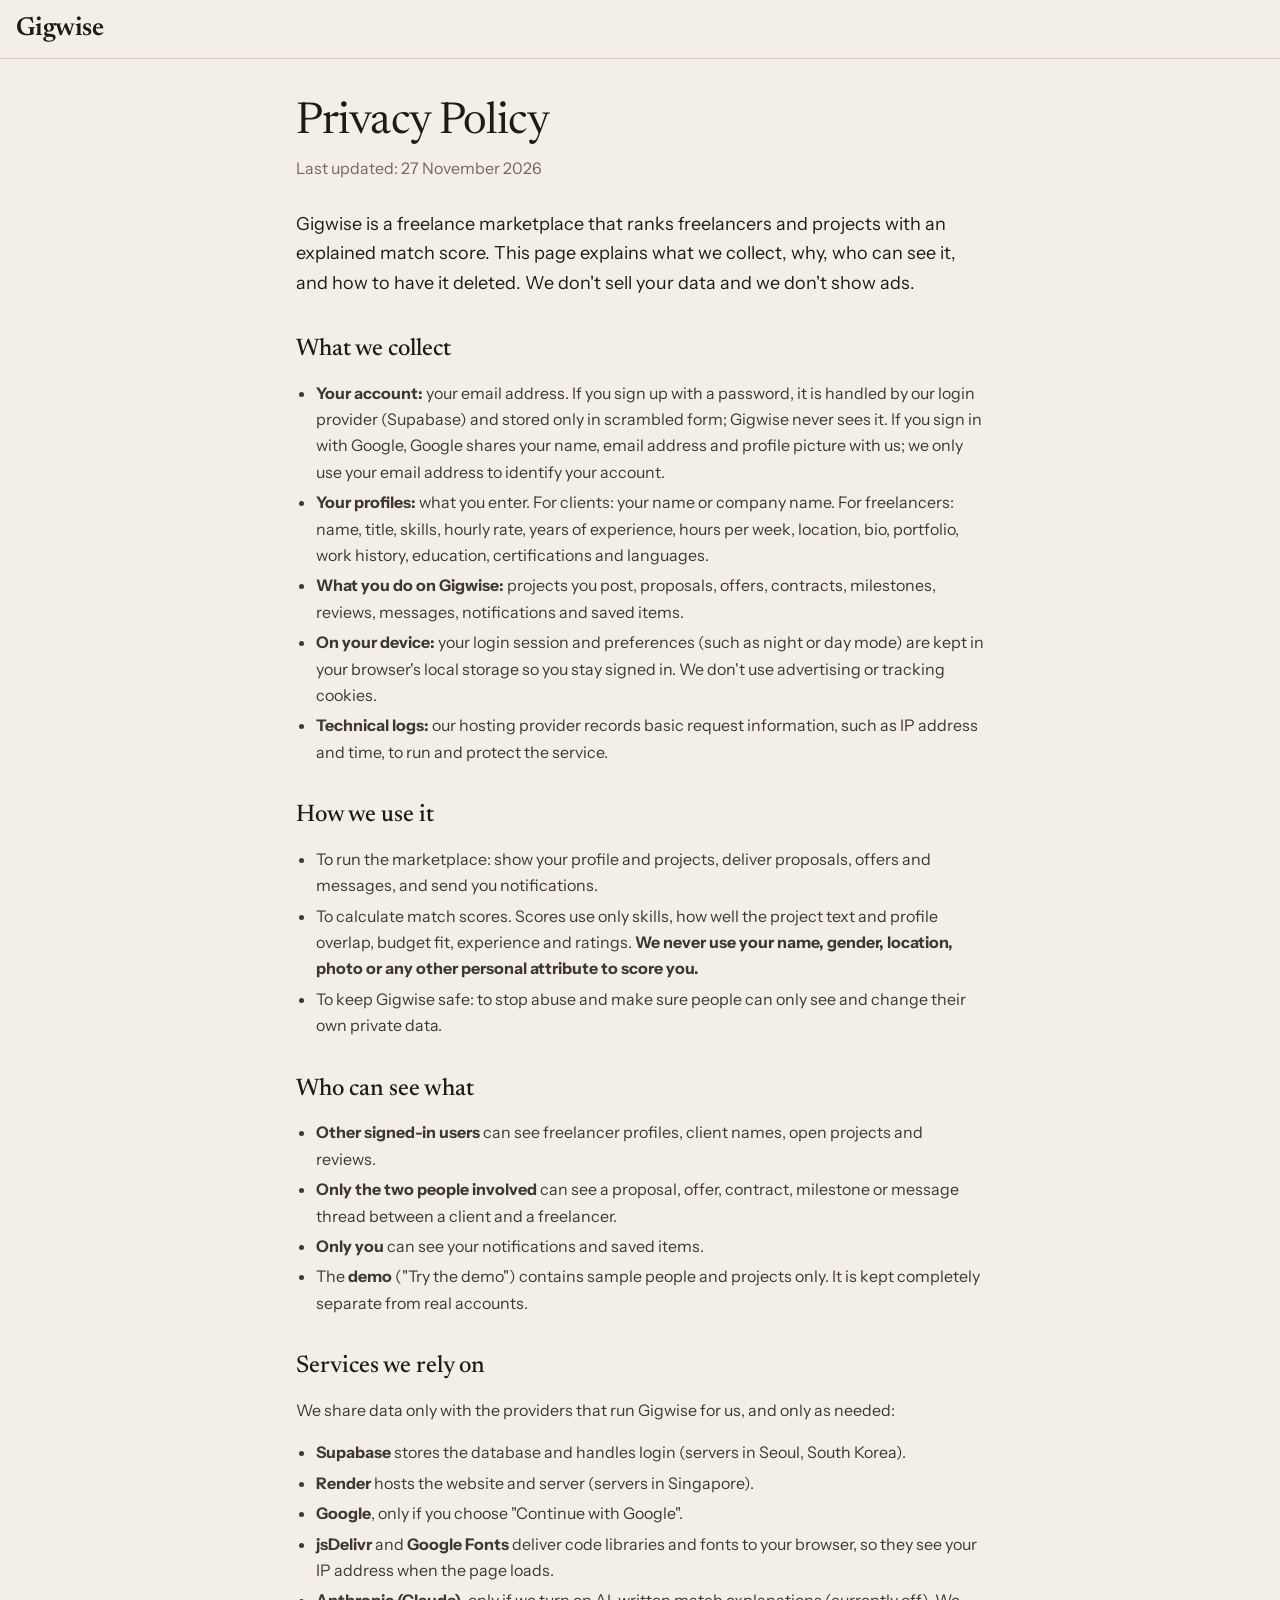
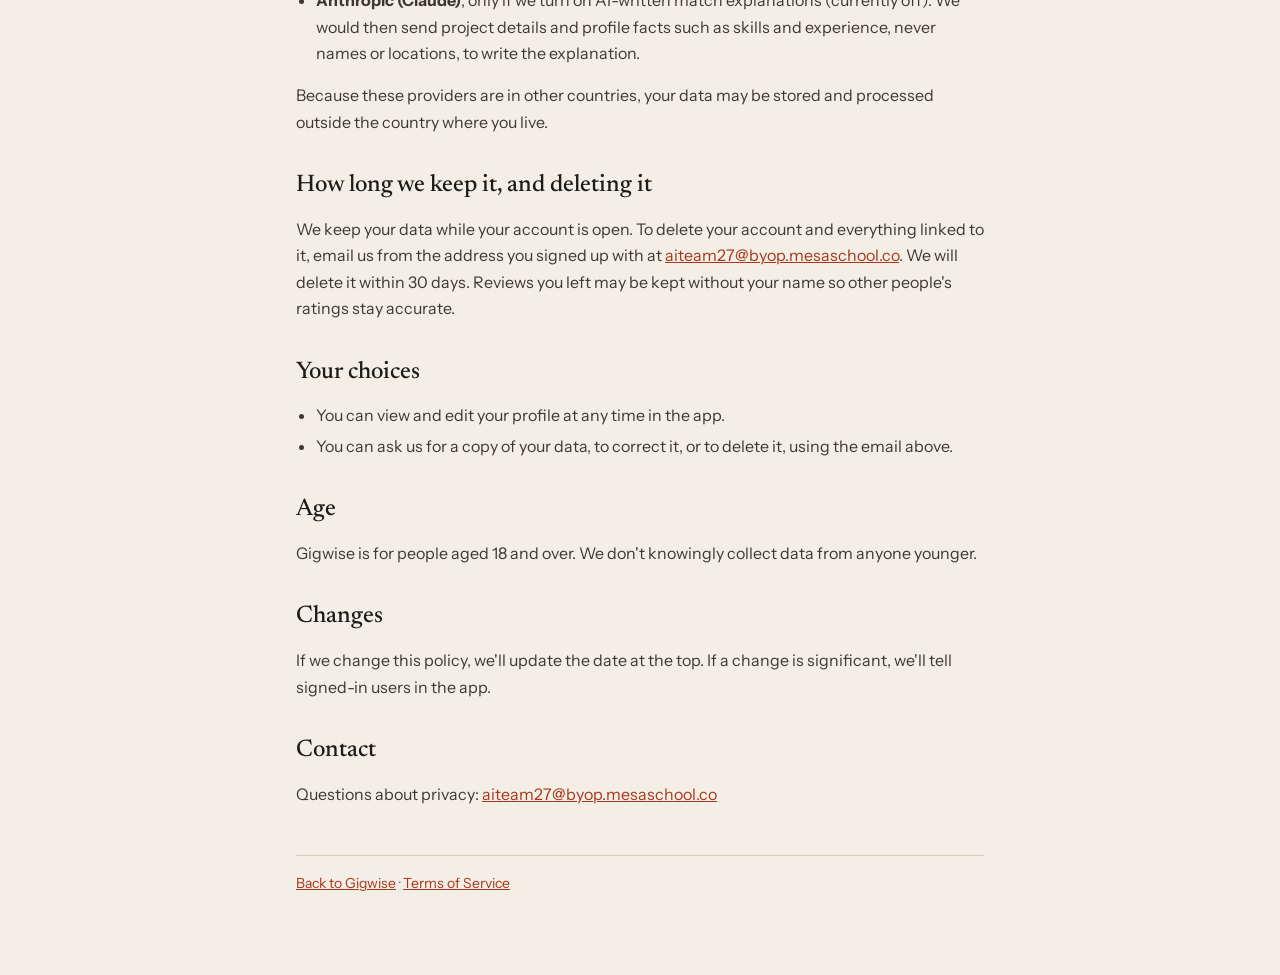
<file: gigwise/frontend/privacy.html>
<!doctype html>
<html lang="en">
<head>
<meta charset="utf-8">
<meta name="viewport" content="width=device-width,initial-scale=1">
<meta name="color-scheme" content="light dark">
<title>Privacy Policy · Gigwise</title>
<script>try{var t=localStorage.getItem("gigwise-theme");if(t)document.documentElement.dataset.theme=t}catch(e){}</script>
<link rel="preconnect" href="https://fonts.googleapis.com"><link rel="preconnect" href="https://fonts.gstatic.com" crossorigin>
<link href="https://fonts.googleapis.com/css2?family=Newsreader:opsz,wght@6..72,400;6..72,500&family=Instrument+Sans:wght@400;500;600&display=swap" rel="stylesheet">
<link rel="stylesheet" href="legal.css">
</head>
<body>
<header class="top"><a href="./">Gigwise</a></header>
<main>
<h1>Privacy Policy</h1>
<p class="date">Last updated: 27 November 2026</p>

<p class="lead">Gigwise is a freelance marketplace that ranks freelancers and projects with an explained match score. This page explains what we collect, why, who can see it, and how to have it deleted. We don't sell your data and we don't show ads.</p>

<h2>What we collect</h2>
<ul>
 <li><b>Your account:</b> your email address. If you sign up with a password, it is handled by our login provider (Supabase) and stored only in scrambled form; Gigwise never sees it. If you sign in with Google, Google shares your name, email address and profile picture with us; we only use your email address to identify your account.</li>
 <li><b>Your profiles:</b> what you enter. For clients: your name or company name. For freelancers: name, title, skills, hourly rate, years of experience, hours per week, location, bio, portfolio, work history, education, certifications and languages.</li>
 <li><b>What you do on Gigwise:</b> projects you post, proposals, offers, contracts, milestones, reviews, messages, notifications and saved items.</li>
 <li><b>On your device:</b> your login session and preferences (such as night or day mode) are kept in your browser's local storage so you stay signed in. We don't use advertising or tracking cookies.</li>
 <li><b>Technical logs:</b> our hosting provider records basic request information, such as IP address and time, to run and protect the service.</li>
</ul>

<h2>How we use it</h2>
<ul>
 <li>To run the marketplace: show your profile and projects, deliver proposals, offers and messages, and send you notifications.</li>
 <li>To calculate match scores. Scores use only skills, how well the project text and profile overlap, budget fit, experience and ratings. <b>We never use your name, gender, location, photo or any other personal attribute to score you.</b></li>
 <li>To keep Gigwise safe: to stop abuse and make sure people can only see and change their own private data.</li>
</ul>

<h2>Who can see what</h2>
<ul>
 <li><b>Other signed-in users</b> can see freelancer profiles, client names, open projects and reviews.</li>
 <li><b>Only the two people involved</b> can see a proposal, offer, contract, milestone or message thread between a client and a freelancer.</li>
 <li><b>Only you</b> can see your notifications and saved items.</li>
 <li>The <b>demo</b> ("Try the demo") contains sample people and projects only. It is kept completely separate from real accounts.</li>
</ul>

<h2>Services we rely on</h2>
<p>We share data only with the providers that run Gigwise for us, and only as needed:</p>
<ul>
 <li><b>Supabase</b> stores the database and handles login (servers in Seoul, South Korea).</li>
 <li><b>Render</b> hosts the website and server (servers in Singapore).</li>
 <li><b>Google</b>, only if you choose "Continue with Google".</li>
 <li><b>jsDelivr</b> and <b>Google Fonts</b> deliver code libraries and fonts to your browser, so they see your IP address when the page loads.</li>
 <li><b>Anthropic (Claude)</b>, only if we turn on AI-written match explanations (currently off). We would then send project details and profile facts such as skills and experience, never names or locations, to write the explanation.</li>
</ul>
<p>Because these providers are in other countries, your data may be stored and processed outside the country where you live.</p>

<h2>How long we keep it, and deleting it</h2>
<p>We keep your data while your account is open. To delete your account and everything linked to it, email us from the address you signed up with at <a href="mailto:aiteam27@byop.mesaschool.co">aiteam27@byop.mesaschool.co</a>. We will delete it within 30 days. Reviews you left may be kept without your name so other people's ratings stay accurate.</p>

<h2>Your choices</h2>
<ul>
 <li>You can view and edit your profile at any time in the app.</li>
 <li>You can ask us for a copy of your data, to correct it, or to delete it, using the email above.</li>
</ul>

<h2>Age</h2>
<p>Gigwise is for people aged 18 and over. We don't knowingly collect data from anyone younger.</p>

<h2>Changes</h2>
<p>If we change this policy, we'll update the date at the top. If a change is significant, we'll tell signed-in users in the app.</p>

<h2>Contact</h2>
<p>Questions about privacy: <a href="mailto:aiteam27@byop.mesaschool.co">aiteam27@byop.mesaschool.co</a></p>

<footer><a href="./">Back to Gigwise</a> · <a href="terms.html">Terms of Service</a></footer>
</main>
</body>
</html>
</file>
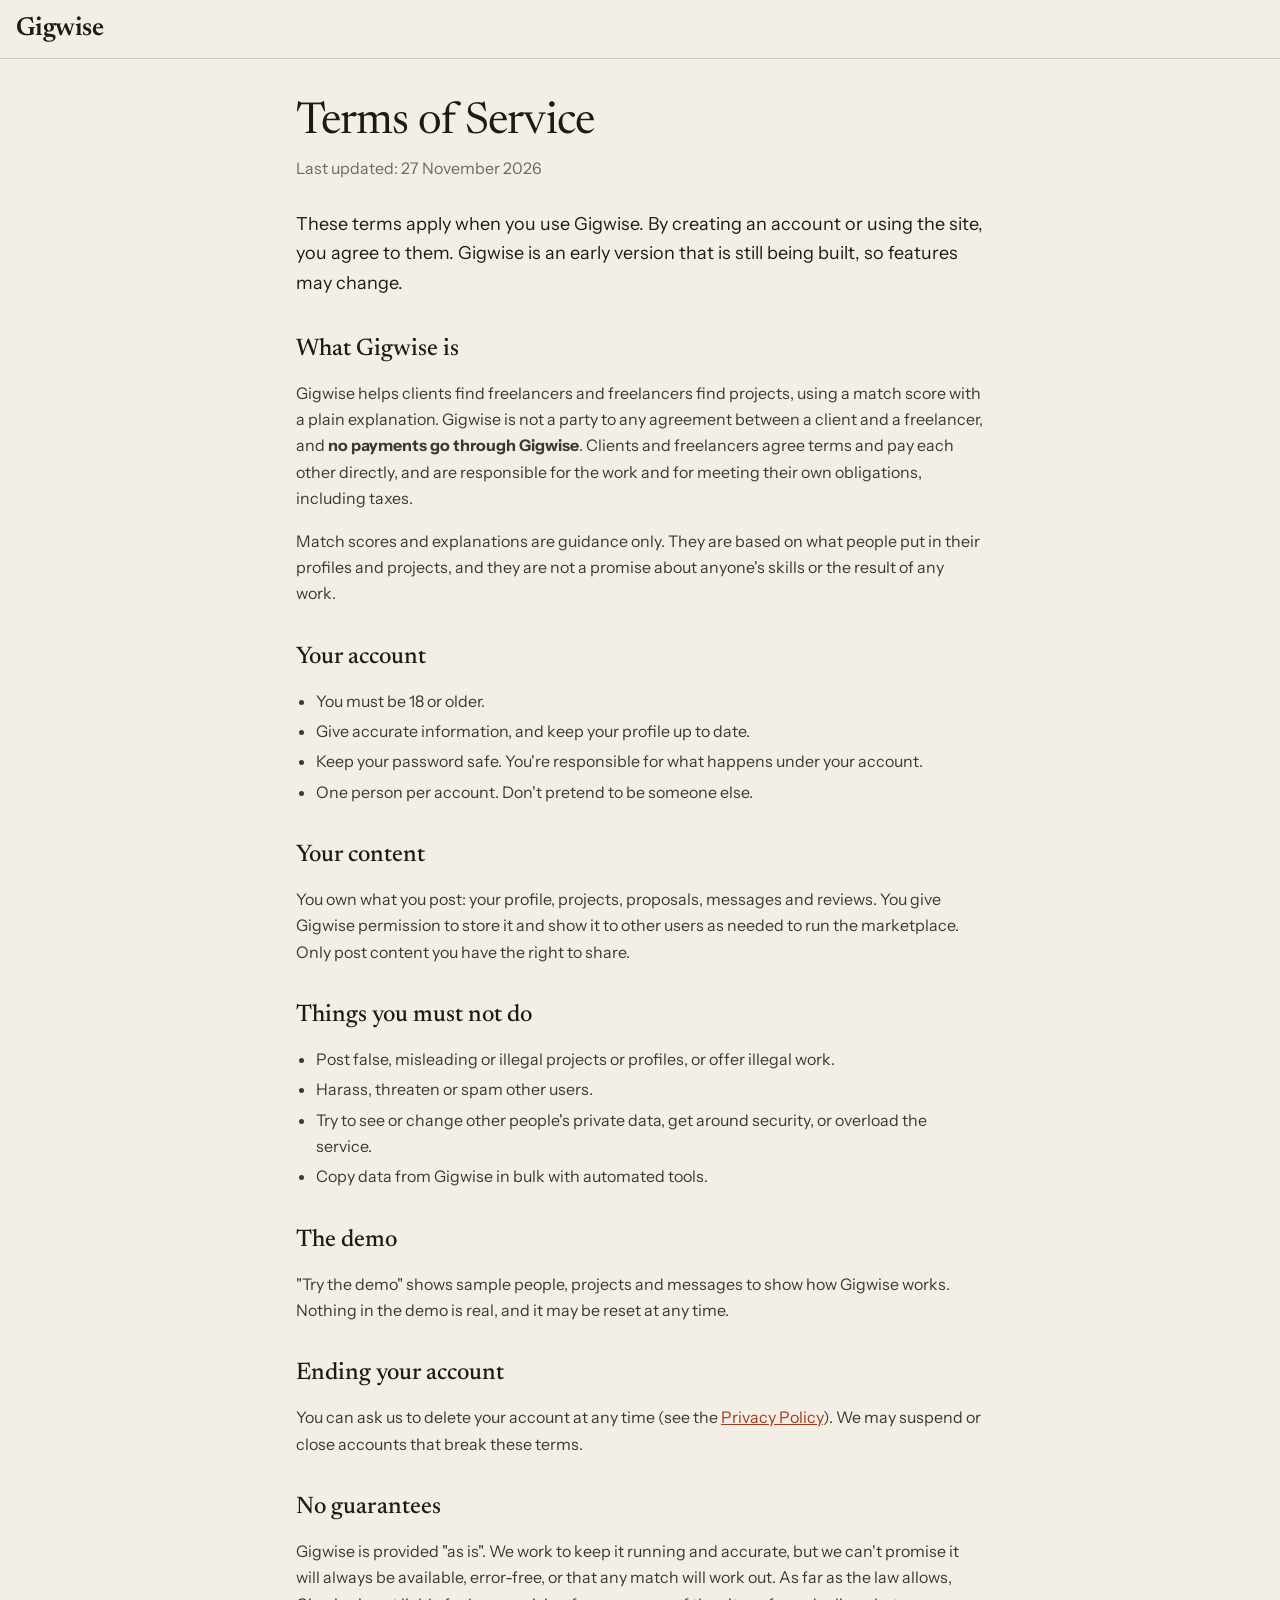
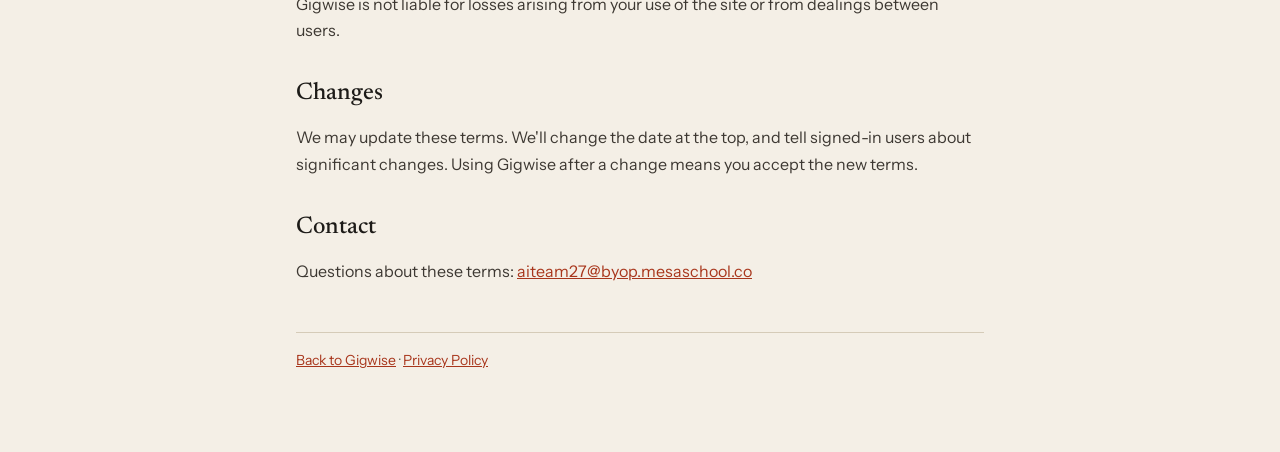
<file: gigwise/frontend/terms.html>
<!doctype html>
<html lang="en">
<head>
<meta charset="utf-8">
<meta name="viewport" content="width=device-width,initial-scale=1">
<meta name="color-scheme" content="light dark">
<title>Terms of Service · Gigwise</title>
<script>try{var t=localStorage.getItem("gigwise-theme");if(t)document.documentElement.dataset.theme=t}catch(e){}</script>
<link rel="preconnect" href="https://fonts.googleapis.com"><link rel="preconnect" href="https://fonts.gstatic.com" crossorigin>
<link href="https://fonts.googleapis.com/css2?family=Newsreader:opsz,wght@6..72,400;6..72,500&family=Instrument+Sans:wght@400;500;600&display=swap" rel="stylesheet">
<link rel="stylesheet" href="legal.css">
</head>
<body>
<header class="top"><a href="./">Gigwise</a></header>
<main>
<h1>Terms of Service</h1>
<p class="date">Last updated: 27 November 2026</p>

<p class="lead">These terms apply when you use Gigwise. By creating an account or using the site, you agree to them. Gigwise is an early version that is still being built, so features may change.</p>

<h2>What Gigwise is</h2>
<p>Gigwise helps clients find freelancers and freelancers find projects, using a match score with a plain explanation. Gigwise is not a party to any agreement between a client and a freelancer, and <b>no payments go through Gigwise</b>. Clients and freelancers agree terms and pay each other directly, and are responsible for the work and for meeting their own obligations, including taxes.</p>
<p>Match scores and explanations are guidance only. They are based on what people put in their profiles and projects, and they are not a promise about anyone's skills or the result of any work.</p>

<h2>Your account</h2>
<ul>
 <li>You must be 18 or older.</li>
 <li>Give accurate information, and keep your profile up to date.</li>
 <li>Keep your password safe. You're responsible for what happens under your account.</li>
 <li>One person per account. Don't pretend to be someone else.</li>
</ul>

<h2>Your content</h2>
<p>You own what you post: your profile, projects, proposals, messages and reviews. You give Gigwise permission to store it and show it to other users as needed to run the marketplace. Only post content you have the right to share.</p>

<h2>Things you must not do</h2>
<ul>
 <li>Post false, misleading or illegal projects or profiles, or offer illegal work.</li>
 <li>Harass, threaten or spam other users.</li>
 <li>Try to see or change other people's private data, get around security, or overload the service.</li>
 <li>Copy data from Gigwise in bulk with automated tools.</li>
</ul>

<h2>The demo</h2>
<p>"Try the demo" shows sample people, projects and messages to show how Gigwise works. Nothing in the demo is real, and it may be reset at any time.</p>

<h2>Ending your account</h2>
<p>You can ask us to delete your account at any time (see the <a href="privacy.html">Privacy Policy</a>). We may suspend or close accounts that break these terms.</p>

<h2>No guarantees</h2>
<p>Gigwise is provided "as is". We work to keep it running and accurate, but we can't promise it will always be available, error-free, or that any match will work out. As far as the law allows, Gigwise is not liable for losses arising from your use of the site or from dealings between users.</p>

<h2>Changes</h2>
<p>We may update these terms. We'll change the date at the top, and tell signed-in users about significant changes. Using Gigwise after a change means you accept the new terms.</p>

<h2>Contact</h2>
<p>Questions about these terms: <a href="mailto:aiteam27@byop.mesaschool.co">aiteam27@byop.mesaschool.co</a></p>

<footer><a href="./">Back to Gigwise</a> · <a href="privacy.html">Privacy Policy</a></footer>
</main>
</body>
</html>
</file>
<file: gigwise/frontend/legal.css>
/* Shared style for the Privacy Policy and Terms pages (matches the app's editorial look) */
:root{--paper:#f4efe6;--ink:#1d1b18;--ink2:#3d3832;--mute:#71695d;--line:#d5cbb8;--acc:#a8361c;
 --serif:"Newsreader",Georgia,"Times New Roman",serif;--sans:"Instrument Sans",-apple-system,"Segoe UI",Helvetica,Arial,sans-serif}
@media (prefers-color-scheme:dark){:root:not([data-theme="light"]){--paper:#171512;--ink:#ede6d8;--ink2:#cbc2b2;--mute:#9b9283;--line:#3a342b;--acc:#e07656}}
:root[data-theme="dark"]{--paper:#171512;--ink:#ede6d8;--ink2:#cbc2b2;--mute:#9b9283;--line:#3a342b;--acc:#e07656}
*{box-sizing:border-box}
body{margin:0;background:var(--paper);color:var(--ink);font:16px/1.65 var(--sans)}
.top{border-bottom:1px solid var(--line)}
.top a{display:inline-block;padding:16px;font:600 26px/1 var(--serif);color:var(--ink);text-decoration:none;letter-spacing:-.02em}
main{max-width:720px;margin:0 auto;padding:40px 16px 80px}
h1{font:400 44px/1.1 var(--serif);letter-spacing:-.02em;margin:0 0 8px}
h2{font:500 24px/1.2 var(--serif);margin:36px 0 8px}
p,li{color:var(--ink2)}
ul{padding-left:20px}
li{margin:4px 0}
a{color:var(--acc)}
.date{color:var(--mute);margin:0 0 28px}
.lead{font-size:18px;color:var(--ink)}
footer{border-top:1px solid var(--line);margin-top:48px;padding-top:16px;color:var(--mute);font-size:14px}
</file>
